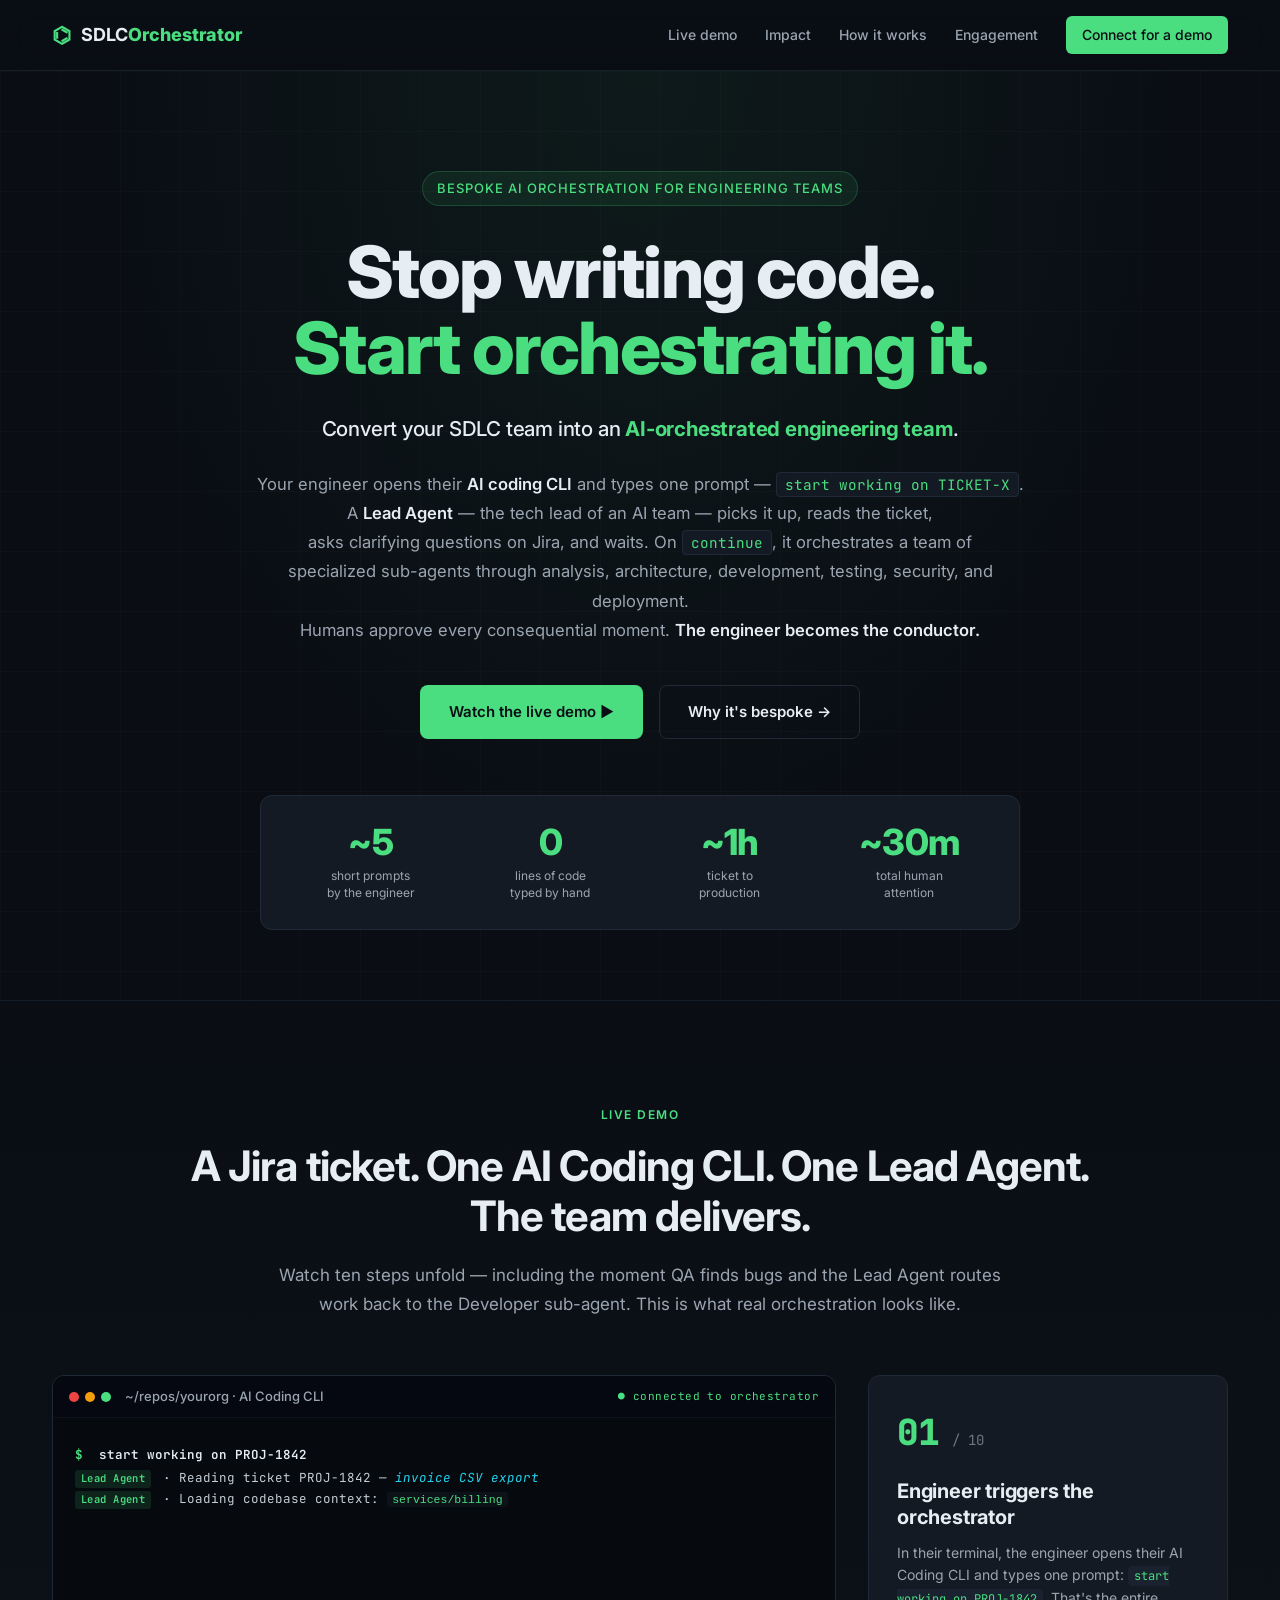
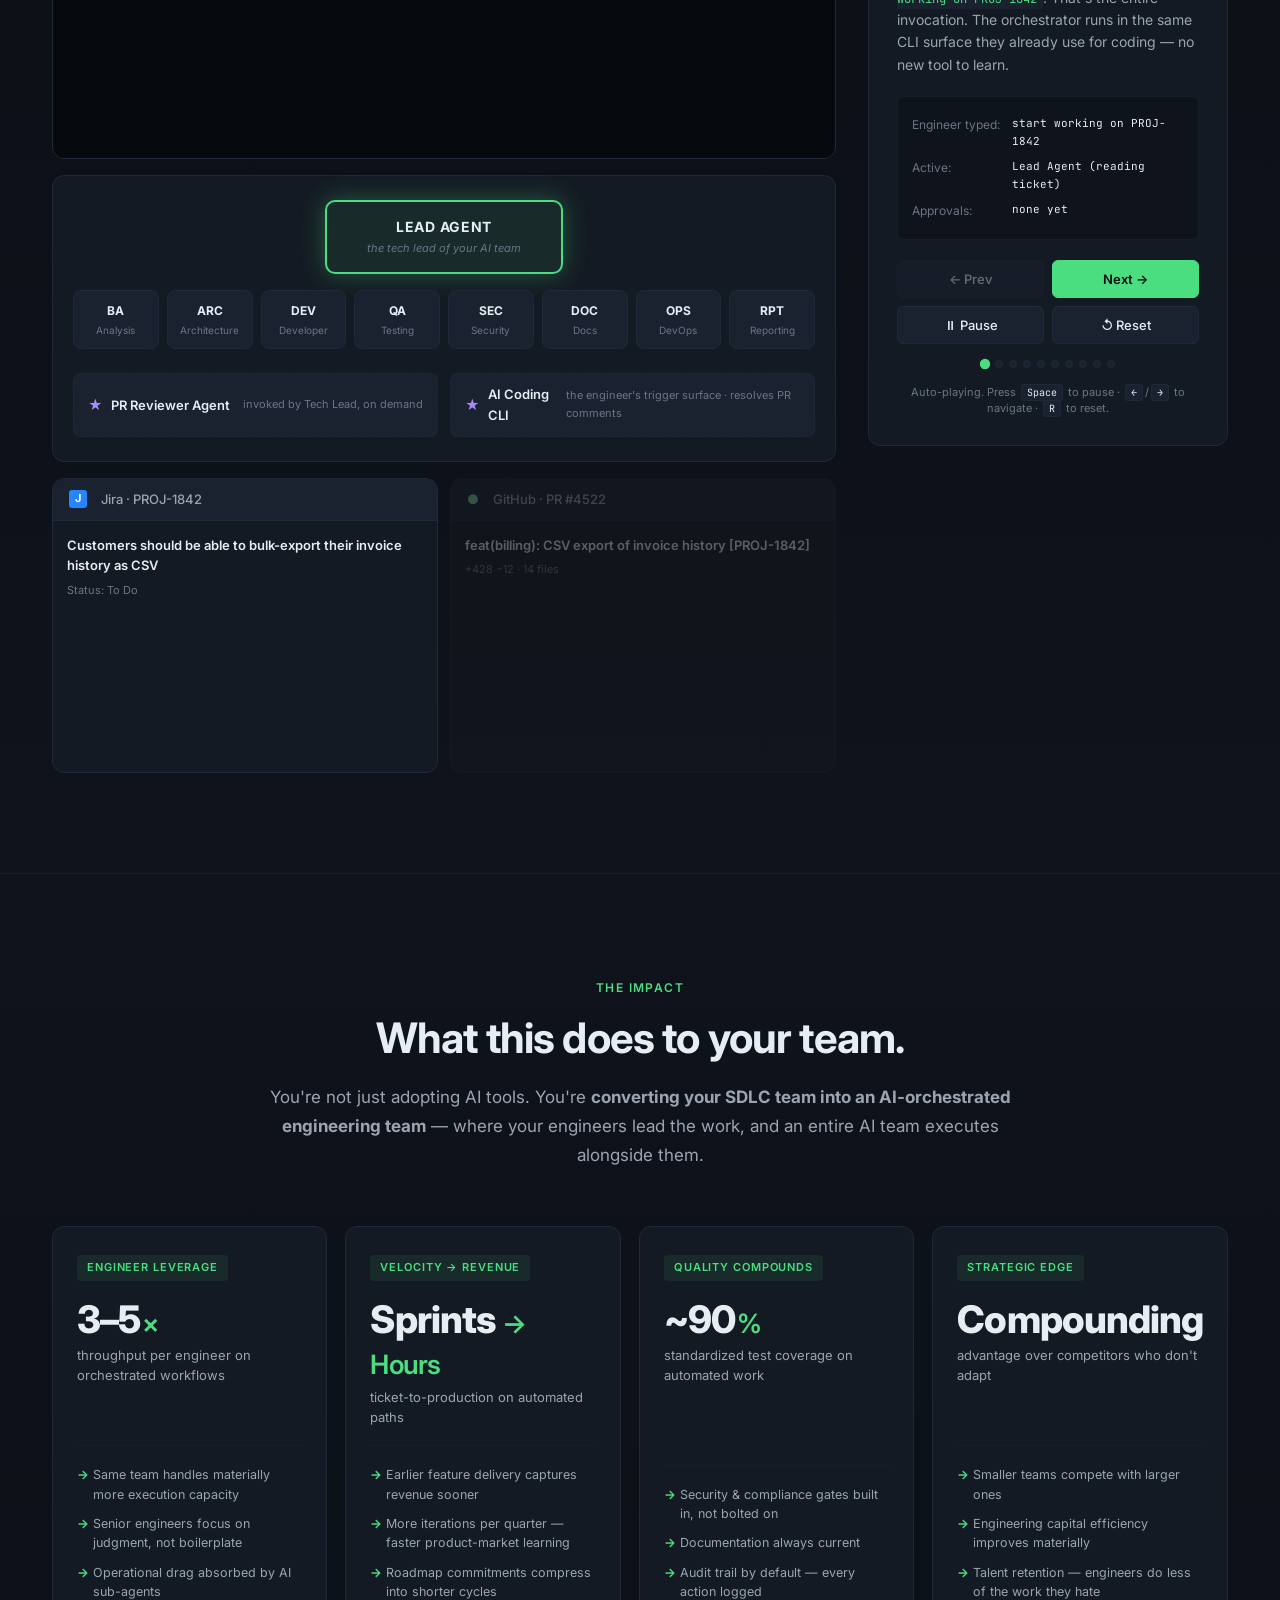
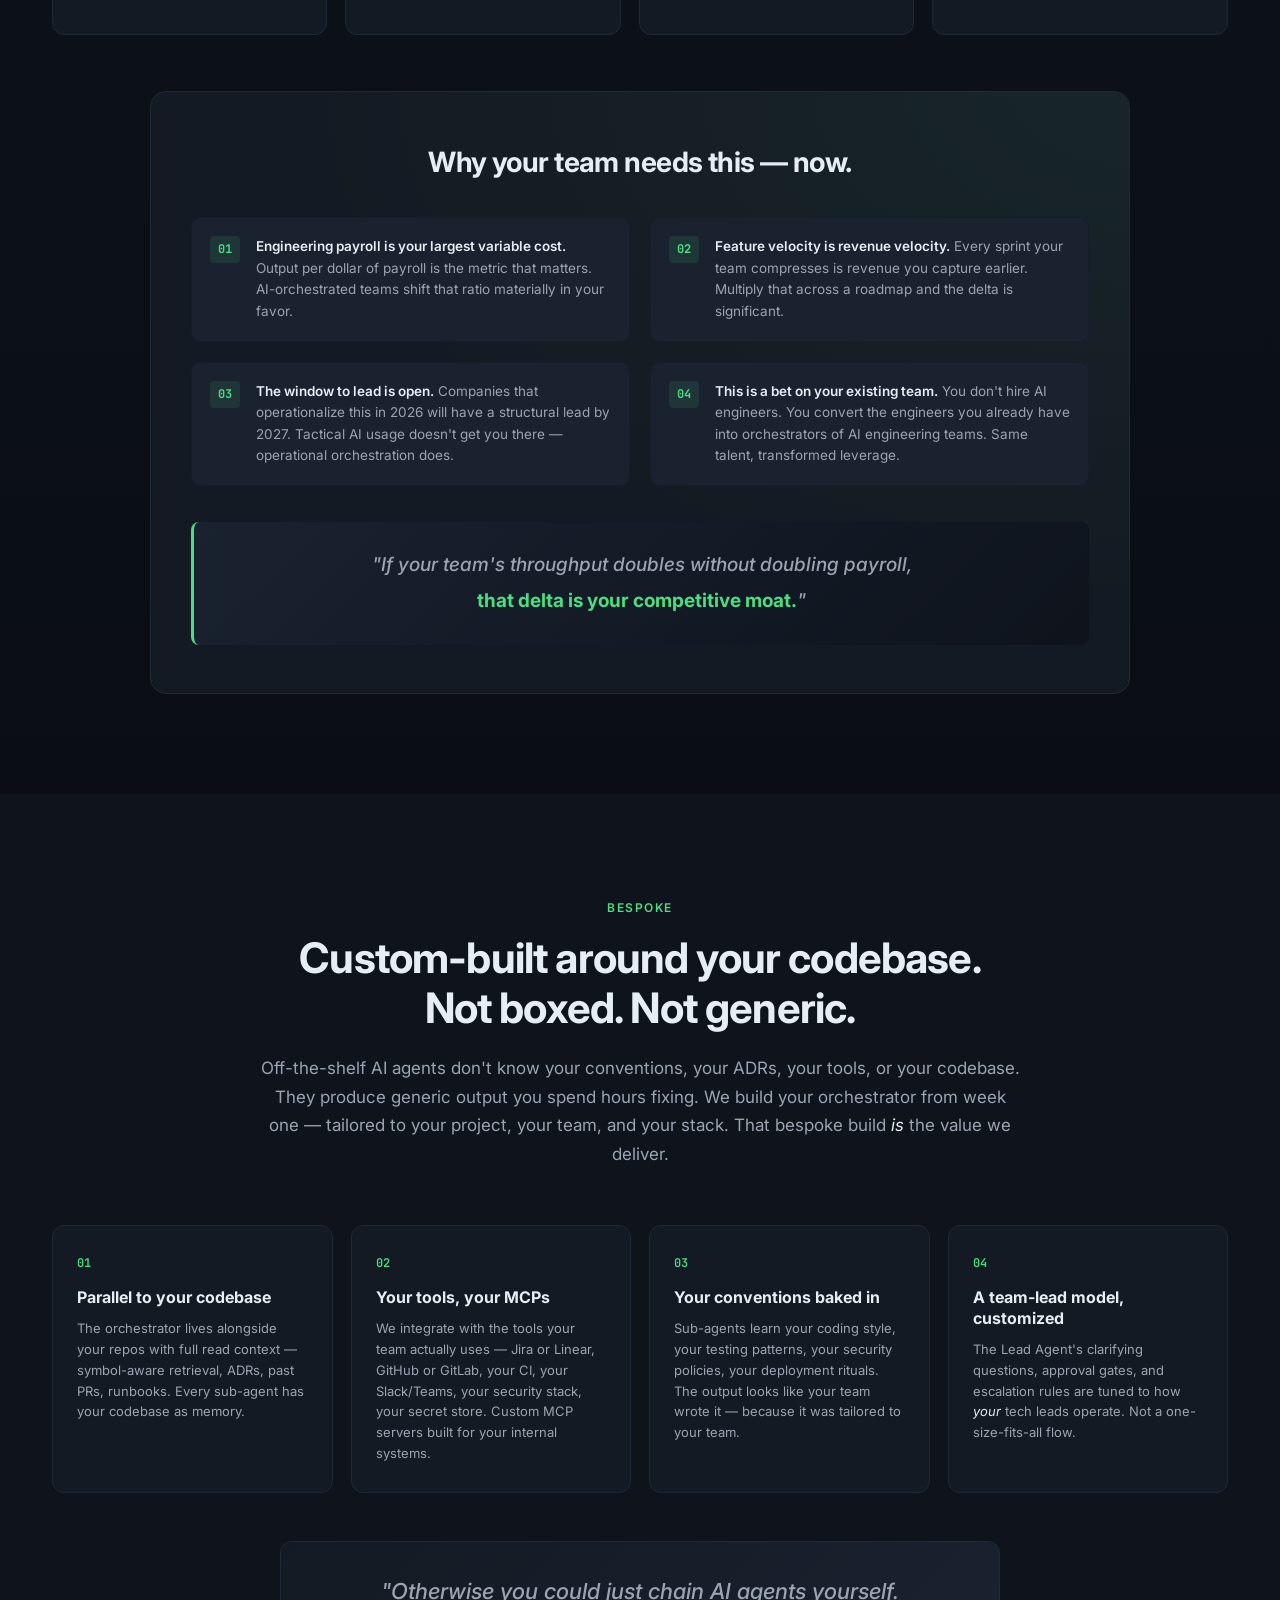
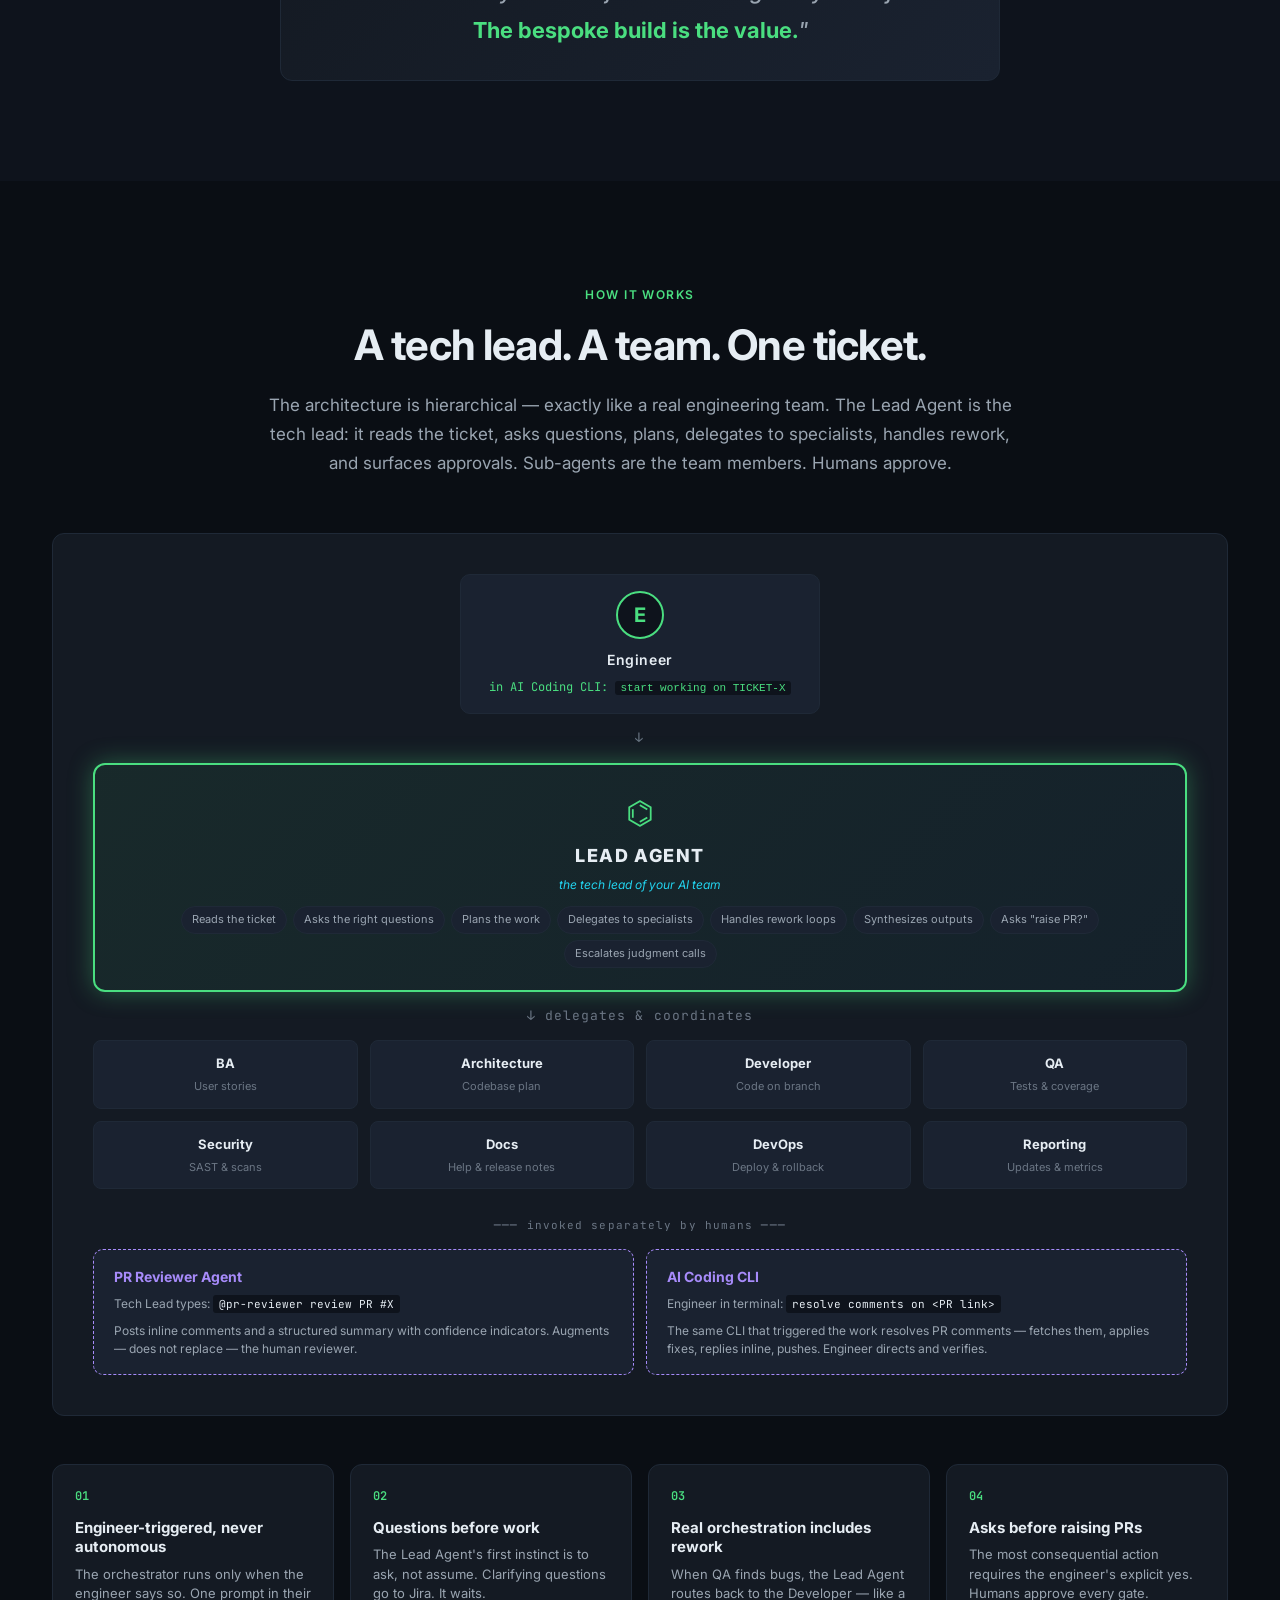
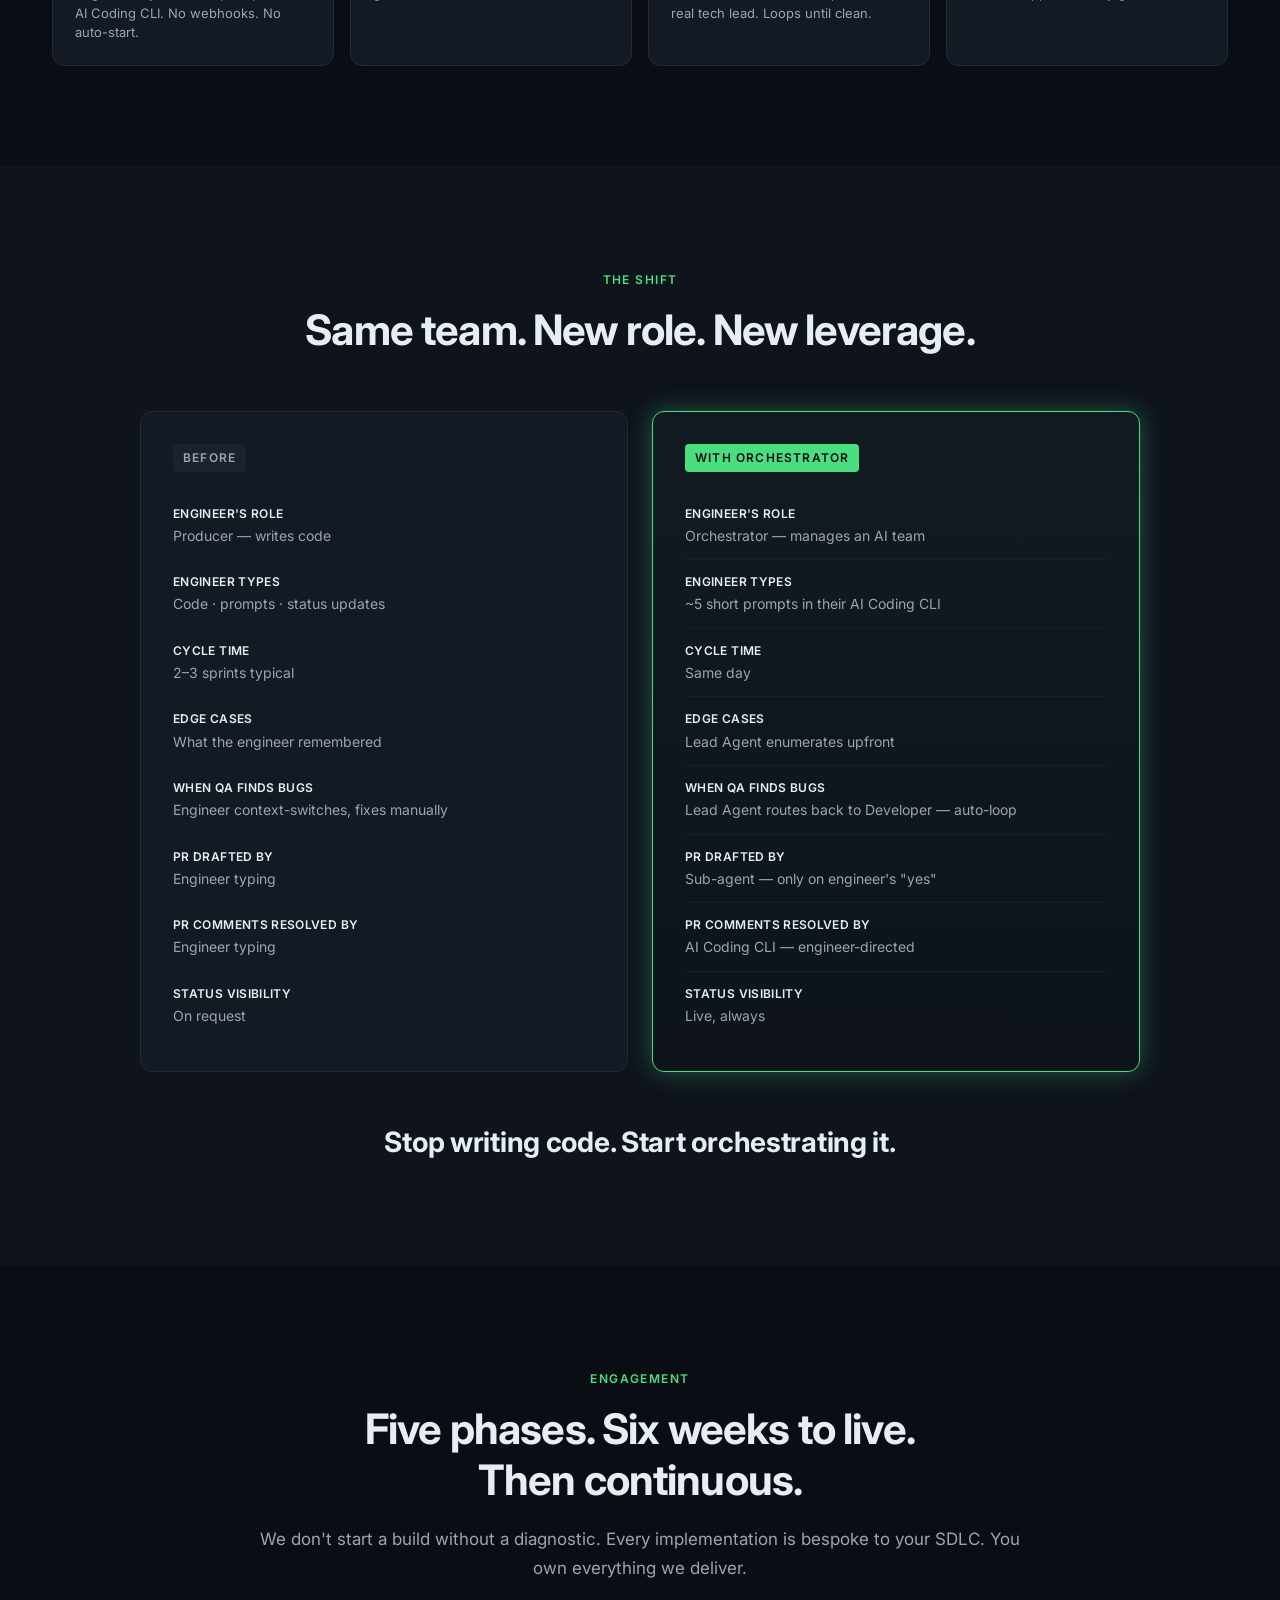
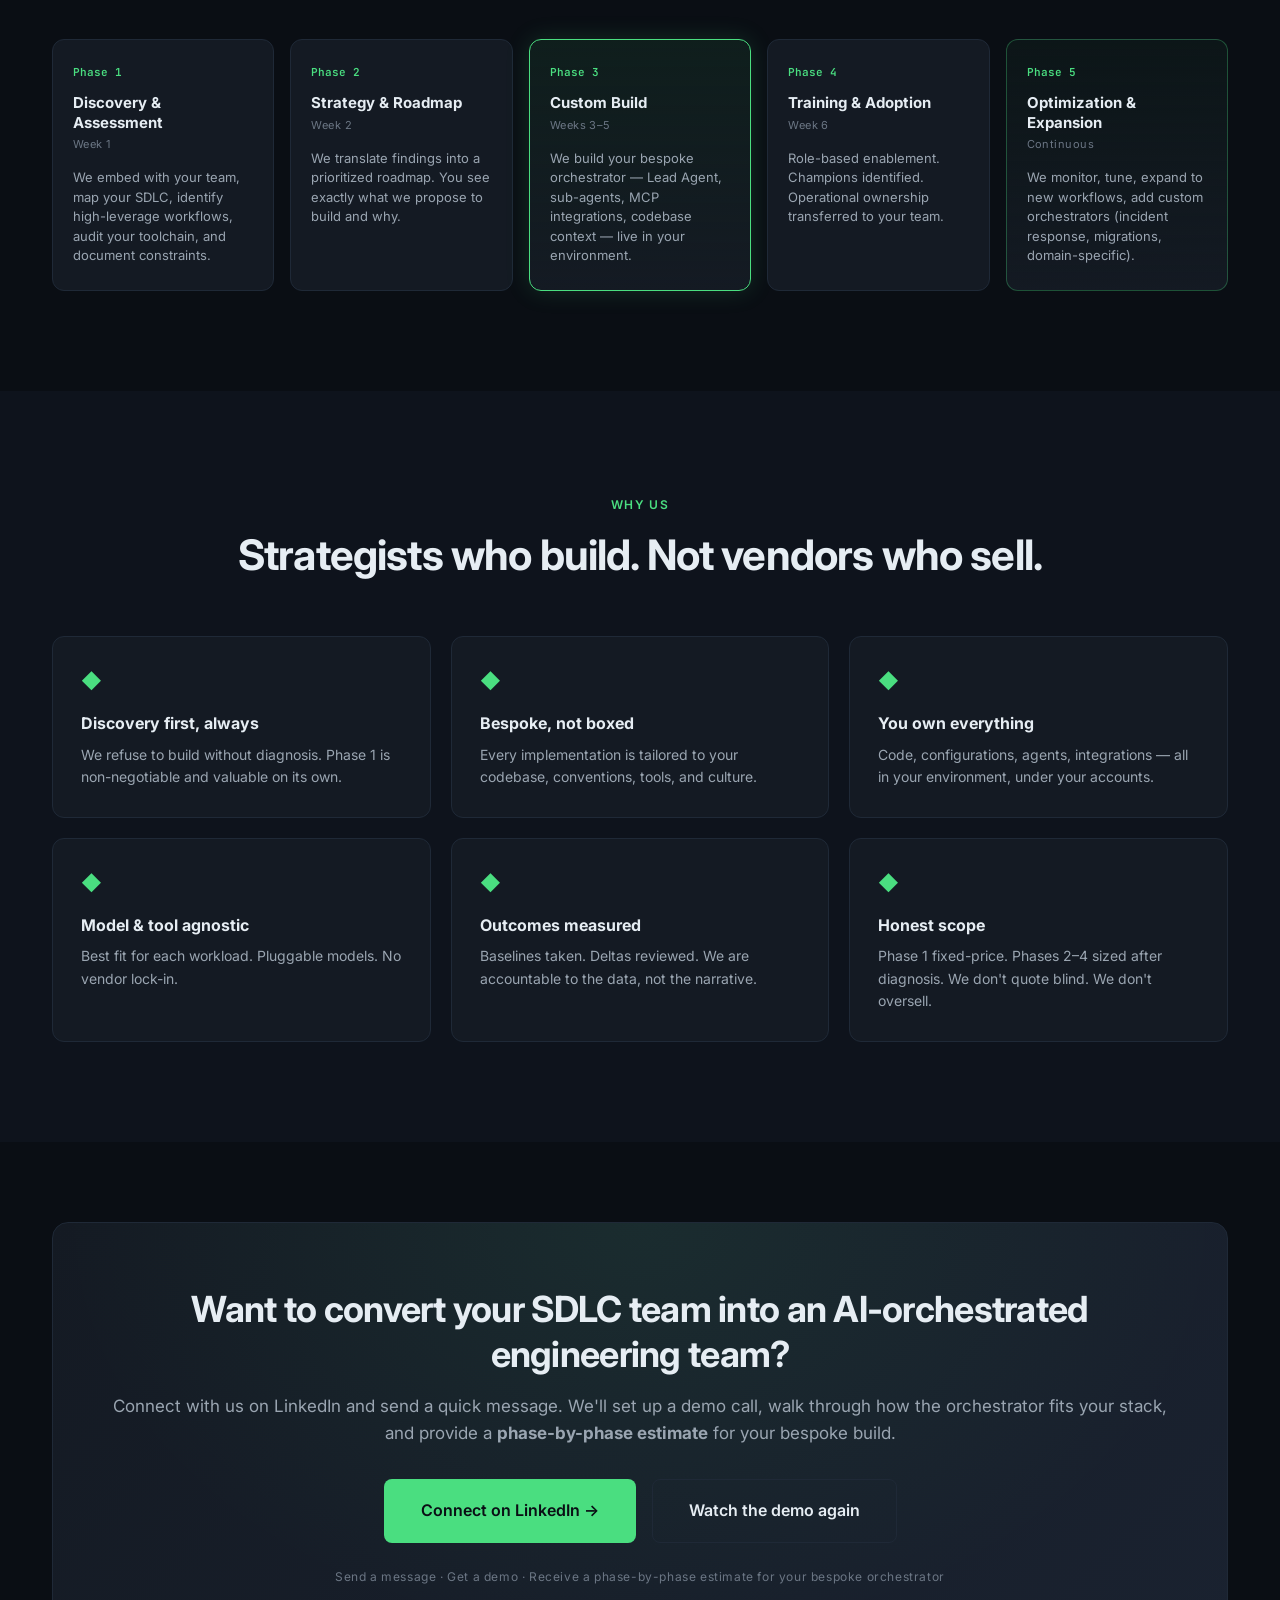
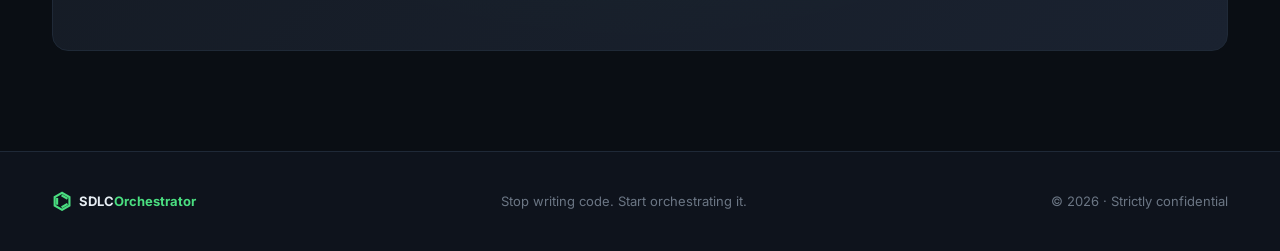
<file: docs/index.html>
<!DOCTYPE html>
<html lang="en">
<head>
  <meta charset="UTF-8" />
  <meta name="viewport" content="width=device-width, initial-scale=1.0" />
  <title>Stop Writing Code. Start Orchestrating It. — Bespoke SDLC Orchestrator</title>
  <meta name="description" content="A bespoke AI engineering team — built around your codebase — triggered through your AI coding CLI. A Lead Agent orchestrates specialized sub-agents. Your engineer becomes the conductor." />
  <link rel="stylesheet" href="styles.css" />
  <link rel="preconnect" href="https://fonts.googleapis.com" />
  <link rel="preconnect" href="https://fonts.gstatic.com" crossorigin />
  <link href="https://fonts.googleapis.com/css2?family=Inter:wght@400;500;600;700;800&family=JetBrains+Mono:wght@400;500&display=swap" rel="stylesheet" />
</head>
<body>

  <!-- NAV -->
  <nav class="nav">
    <div class="nav-inner">
      <a href="#top" class="brand">
        <span class="brand-mark">⌬</span>
        <span class="brand-name">SDLC<em>Orchestrator</em></span>
      </a>
      <div class="nav-links">
        <a href="#demo">Live demo</a>
        <a href="#impact">Impact</a>
        <a href="#how">How it works</a>
        <a href="#phases">Engagement</a>
        <a href="https://www.linkedin.com/in/harshpatel4905/" target="_blank" rel="noopener" class="nav-cta">Connect for a demo</a>
      </div>
    </div>
  </nav>

  <!-- HERO -->
  <section id="top" class="hero">
    <div class="container">
      <div class="hero-eyebrow">Bespoke AI Orchestration for Engineering Teams</div>
      <h1 class="hero-title">
        Stop writing code.<br />
        <span class="accent">Start orchestrating it.</span>
      </h1>
      <p class="hero-tagline">
        Convert your SDLC team into an <strong>AI-orchestrated engineering team</strong>.
      </p>
      <p class="hero-sub">
        Your engineer opens their <strong>AI coding CLI</strong> and types one prompt — <code>start working on TICKET-X</code>.<br />
        A <strong>Lead Agent</strong> — the tech lead of an AI team — picks it up, reads the ticket,<br />
        asks clarifying questions on Jira, and waits. On <code>continue</code>, it orchestrates a team of<br />
        specialized sub-agents through analysis, architecture, development, testing, security, and deployment.<br />
        Humans approve every consequential moment. <strong>The engineer becomes the conductor.</strong>
      </p>
      <div class="hero-cta">
        <a href="#demo" class="btn btn-primary">Watch the live demo ▶</a>
        <a href="#bespoke" class="btn btn-ghost">Why it's bespoke →</a>
      </div>
      <div class="hero-stats">
        <div class="stat">
          <div class="stat-value">~5</div>
          <div class="stat-label">short prompts<br />by the engineer</div>
        </div>
        <div class="stat">
          <div class="stat-value">0</div>
          <div class="stat-label">lines of code<br />typed by hand</div>
        </div>
        <div class="stat">
          <div class="stat-value">~1h</div>
          <div class="stat-label">ticket to<br />production</div>
        </div>
        <div class="stat">
          <div class="stat-value">~30m</div>
          <div class="stat-label">total human<br />attention</div>
        </div>
      </div>
    </div>
  </section>

  <!-- DEMO -->
  <section id="demo" class="section demo-section">
    <div class="container">
      <div class="section-header">
        <div class="section-eyebrow">Live Demo</div>
        <h2 class="section-title">A Jira ticket. One AI Coding CLI. One Lead Agent.<br />The team delivers.</h2>
        <p class="section-sub">
          Watch ten steps unfold — including the moment QA finds bugs and the Lead Agent routes work back to the Developer sub-agent. This is what real orchestration looks like.
        </p>
      </div>

      <!-- DEMO STAGE -->
      <div class="stage">

        <!-- LEFT: STAGE VISUAL -->
        <div class="stage-visual">

          <!-- AI CODING CLI -->
          <div class="surface surface-cli" id="surface-cli">
            <div class="surface-header">
              <span class="dot dot-red"></span>
              <span class="dot dot-yellow"></span>
              <span class="dot dot-green"></span>
              <span class="surface-title">~/repos/yourorg · AI Coding CLI</span>
              <span class="cli-status" id="cli-status">● connected to orchestrator</span>
            </div>
            <div class="surface-body cli-body" id="cli-body">

              <!-- BLOCK 1 — Step 1: engineer triggers -->
              <div class="cli-block" data-block="1">
                <div class="cli-line cli-cmd"><span class="cli-prompt-symbol">$</span> start working on PROJ-1842</div>
                <div class="cli-line cli-lead"><span class="lead-tag">Lead Agent</span> · Reading ticket PROJ-1842 — <em>invoice CSV export</em></div>
                <div class="cli-line cli-lead"><span class="lead-tag">Lead Agent</span> · Loading codebase context: <code>services/billing</code></div>
              </div>

              <!-- BLOCK 2 — Step 2: questions, pause -->
              <div class="cli-block" data-block="2">
                <div class="cli-line cli-lead"><span class="lead-tag">Lead Agent</span> · Reviewing similar past tickets <span class="cli-dim">(12 found)</span></div>
                <div class="cli-line cli-lead"><span class="lead-tag">Lead Agent</span> · 3 items unclear — posted as comments on Jira PROJ-1842</div>
                <div class="cli-line cli-lead cli-emph"><span class="lead-tag">Lead Agent</span> · Pausing. Re-trigger me with <code>continue</code> when ready.</div>
              </div>

              <!-- BLOCK 3 — Step 3: continue + BA -->
              <div class="cli-block" data-block="3">
                <div class="cli-line cli-cmd"><span class="cli-prompt-symbol">$</span> continue on PROJ-1842</div>
                <div class="cli-line cli-lead"><span class="lead-tag">Lead Agent</span> · Acknowledged. Engaging the team.</div>
                <div class="cli-line cli-lead"><span class="lead-tag">Lead Agent</span> · → Business Analysis sub-agent</div>
                <div class="cli-line cli-sub"><span class="ok">✓</span> User stories drafted <span class="cli-dim">(3 stories · 8 acceptance criteria · 4 edge cases)</span></div>
                <div class="cli-line cli-sub"><span class="ok">✓</span> Approved by <code>@product-owner</code></div>
              </div>

              <!-- BLOCK 4 — Step 4: Architecture + Developer -->
              <div class="cli-block" data-block="4">
                <div class="cli-line cli-lead"><span class="lead-tag">Lead Agent</span> · → Architecture sub-agent</div>
                <div class="cli-line cli-sub"><span class="ok">✓</span> Impact: 3 services, 1 frontend module</div>
                <div class="cli-line cli-sub"><span class="ok">✓</span> Plan: streaming + background-job branching per ADR-0142</div>
                <div class="cli-line cli-sub"><span class="ok">✓</span> Approved by <code>@tech-lead</code></div>
                <div class="cli-line cli-lead"><span class="lead-tag">Lead Agent</span> · → Developer sub-agent</div>
                <div class="cli-line cli-sub"><span class="ok">✓</span> Branch: <code>feature/PROJ-1842-invoice-export</code></div>
                <div class="cli-line cli-sub"><span class="ok">✓</span> 14 files modified, 4 added · 6 commits</div>
              </div>

              <!-- BLOCK 5 — Step 5: QA FAILS -->
              <div class="cli-block" data-block="5">
                <div class="cli-line cli-lead"><span class="lead-tag">Lead Agent</span> · → QA sub-agent</div>
                <div class="cli-line cli-error"><span class="err">✗</span> 2 tests failing:</div>
                <div class="cli-line cli-error-detail">    · test_export_date_range_max — 60mo boundary off-by-one</div>
                <div class="cli-line cli-error-detail">    · test_audit_event_emission — event not emitted on background path</div>
                <div class="cli-line cli-lead cli-emph"><span class="lead-tag">Lead Agent</span> · Routing back to Developer sub-agent with QA findings.</div>
              </div>

              <!-- BLOCK 6 — Step 6: Dev fixes, QA re-validates -->
              <div class="cli-block" data-block="6">
                <div class="cli-line cli-lead"><span class="lead-tag">Lead Agent</span> · → Developer <span class="cli-dim">(revising)</span></div>
                <div class="cli-line cli-sub"><span class="ok">✓</span> Patched <code>export.go:84</code> (boundary check)</div>
                <div class="cli-line cli-sub"><span class="ok">✓</span> Patched <code>export.go:142</code> (audit emit in background path)</div>
                <div class="cli-line cli-sub"><span class="ok">✓</span> Committed</div>
                <div class="cli-line cli-lead"><span class="lead-tag">Lead Agent</span> · → QA <span class="cli-dim">(re-validating)</span></div>
                <div class="cli-line cli-sub"><span class="ok">✓</span> 47/47 tests passing · Coverage on new code: 91%</div>
              </div>

              <!-- BLOCK 7 — Step 7: Sec + Doc + ask + raise -->
              <div class="cli-block" data-block="7">
                <div class="cli-line cli-lead"><span class="lead-tag">Lead Agent</span> · → Security sub-agent</div>
                <div class="cli-line cli-sub"><span class="ok">✓</span> SAST clean · ✓ Secrets clean · ✓ Multi-tenant isolation verified</div>
                <div class="cli-line cli-lead"><span class="lead-tag">Lead Agent</span> · → Documentation sub-agent</div>
                <div class="cli-line cli-sub"><span class="ok">✓</span> Help center entry · ✓ Release notes drafted · ✓ OpenAPI annotations valid</div>
                <div class="cli-line cli-lead cli-emph"><span class="lead-tag">Lead Agent</span> · Implementation complete on PROJ-1842.</div>
                <div class="cli-line cli-sub">  ✔ 47 tests · 91% coverage · ✔ security clean · ✔ docs ready</div>
                <div class="cli-line cli-lead cli-prompt-ask"><span class="lead-tag">Lead Agent</span> · Should I raise the PR? <span class="cli-prompt-y">[y/N]</span></div>
                <div class="cli-line cli-cmd"><span class="cli-prompt-symbol">$</span> y</div>
                <div class="cli-line cli-lead"><span class="lead-tag">Lead Agent</span> · → Developer (raising PR)</div>
                <div class="cli-line cli-sub"><span class="ok">✓</span> PR #4522 opened · Reviewers tagged: <code>@tech-lead, @backend-rotation</code></div>
              </div>

              <!-- BLOCK 8 — Step 8: tech lead reviewing -->
              <div class="cli-block" data-block="8">
                <div class="cli-line cli-note">[ <code>@tech-lead</code> invoked PR Reviewer Agent on PR #4522 — see GitHub ]</div>
              </div>

              <!-- BLOCK 9 — Step 9: resolve via CLI -->
              <div class="cli-block" data-block="9">
                <div class="cli-line cli-cmd"><span class="cli-prompt-symbol">$</span> resolve comments on PR #4522</div>
                <div class="cli-line cli-info">Fetching open comments…</div>
                <div class="cli-line cli-info">  Found 4 open comments <span class="cli-dim">(3 from PR Reviewer Agent · 1 from @tech-lead)</span></div>
                <div class="cli-line cli-sub"><span class="ok">✓</span> Comment 1: threshold → <code>BILLING_EXPORT_MAX_ROWS</code> config</div>
                <div class="cli-line cli-sub"><span class="ok">✓</span> Comment 2: error wrapping uses <code>%w</code> consistently</div>
                <div class="cli-line cli-sub"><span class="ok">✓</span> Comment 3: <code>MAX_DAYS</code> → <code>MAX_RANGE_MONTHS</code></div>
                <div class="cli-line cli-sub"><span class="ok">✓</span> Comment 4: rate-limit confirmed via existing job framework</div>
                <div class="cli-line cli-info">Pushing 3 commits to <code>feature/PROJ-1842-invoice-export</code>…</div>
                <div class="cli-line cli-success"><span class="ok">✓</span> Pushed. <code>@tech-lead</code> notified for re-review.</div>
              </div>

              <!-- BLOCK 10 — Step 10: deploy -->
              <div class="cli-block" data-block="10">
                <div class="cli-line cli-lead"><span class="lead-tag">Lead Agent</span> · → DevOps sub-agent</div>
                <div class="cli-line cli-sub"><span class="ok">✓</span> Deploy checklist · ✓ Rollback plan · ✓ Env validation</div>
                <div class="cli-line cli-sub"><span class="ok">✓</span> Awaiting <code>@release-manager</code> approval</div>
                <div class="cli-line cli-lead"><span class="ok">✓</span> <code>@release-manager</code> approved deploy</div>
                <div class="cli-line cli-lead"><span class="lead-tag">Lead Agent</span> · → Deploying to production…</div>
                <div class="cli-line cli-sub"><span class="ok">✓</span> Deploy succeeded · No anomalies in first 30 min</div>
                <div class="cli-line cli-lead"><span class="lead-tag">Lead Agent</span> · → Reporting sub-agent</div>
                <div class="cli-line cli-sub"><span class="ok">✓</span> Jira → Done · ✓ Summary posted · ✓ Metrics registered</div>
                <div class="cli-line cli-final"><span class="ok">✓</span> <strong>PROJ-1842 DELIVERED</strong></div>
                <div class="cli-line cli-final-meta">  Total: ~1h · Human attention: ~30 min · <strong>Code typed: 0</strong></div>
              </div>

            </div>
          </div>

          <!-- AGENT HIERARCHY -->
          <div class="hierarchy" id="hierarchy">
            <div class="lead-node" id="node-lead">
              <div class="node-pulse"></div>
              <div class="node-label">LEAD AGENT</div>
              <div class="node-sub">the tech lead of your AI team</div>
            </div>
            <div class="sub-agents">
              <div class="sub-node" id="node-ba"><span>BA</span><em>Analysis</em></div>
              <div class="sub-node" id="node-arc"><span>ARC</span><em>Architecture</em></div>
              <div class="sub-node" id="node-dev"><span>DEV</span><em>Developer</em></div>
              <div class="sub-node" id="node-qa"><span>QA</span><em>Testing</em></div>
              <div class="sub-node" id="node-sec"><span>SEC</span><em>Security</em></div>
              <div class="sub-node" id="node-doc"><span>DOC</span><em>Docs</em></div>
              <div class="sub-node" id="node-ops"><span>OPS</span><em>DevOps</em></div>
              <div class="sub-node" id="node-rpt"><span>RPT</span><em>Reporting</em></div>
            </div>
            <div class="external-agents">
              <div class="ext-node" id="node-prr">
                <span class="ext-badge">★</span>
                <span class="ext-label">PR Reviewer Agent</span>
                <span class="ext-sub">invoked by Tech Lead, on demand</span>
              </div>
              <div class="ext-node" id="node-cli">
                <span class="ext-badge">★</span>
                <span class="ext-label">AI Coding CLI</span>
                <span class="ext-sub">the engineer's trigger surface · resolves PR comments</span>
              </div>
            </div>
          </div>

          <!-- JIRA + GITHUB -->
          <div class="surfaces-row">

            <div class="surface surface-jira" id="surface-jira">
              <div class="surface-header">
                <span class="jira-badge">J</span>
                <span class="surface-title">Jira · PROJ-1842</span>
              </div>
              <div class="surface-body">
                <div class="jira-title">Customers should be able to bulk-export their invoice history as CSV</div>
                <div class="jira-status" id="jira-status">Status: To Do</div>
                <div class="jira-comments">
                  <div class="jira-comment" data-msg="jira-lead-q">
                    <div class="jc-author">Lead Agent <span class="jc-badge">AI</span></div>
                    <div class="jc-body">Before I orchestrate work, three things need clarification:<br/>1. Date range — hard limit or default?<br/>2. Refunds &amp; credit notes — included?<br/>3. Audit logging required for bulk exports?</div>
                  </div>
                  <div class="jira-comment" data-msg="jira-pm-a">
                    <div class="jc-author">@product-manager</div>
                    <div class="jc-body">(1) Default 24mo, allow up to 60mo. (2) Include credit notes, not refunds. (3) Yes — audit per pattern.</div>
                  </div>
                  <div class="jira-comment" data-msg="jira-ba">
                    <div class="jc-author">Lead Agent <span class="jc-badge">AI</span></div>
                    <div class="jc-body">✓ BA complete · stories &amp; acceptance criteria attached · approved by <code>@product-owner</code></div>
                  </div>
                  <div class="jira-comment" data-msg="jira-arc">
                    <div class="jc-author">Lead Agent <span class="jc-badge">AI</span></div>
                    <div class="jc-body">✓ Architecture plan approved by <code>@tech-lead</code> · implementation underway</div>
                  </div>
                  <div class="jira-comment" data-msg="jira-bug">
                    <div class="jc-author">Lead Agent <span class="jc-badge">AI</span></div>
                    <div class="jc-body">QA found 2 issues — routing back to Developer Agent. Will update when re-validated.</div>
                  </div>
                  <div class="jira-comment" data-msg="jira-done">
                    <div class="jc-author">Lead Agent <span class="jc-badge">AI</span></div>
                    <div class="jc-body">✓ Implementation complete · all green · PR raised on engineer's approval</div>
                  </div>
                </div>
              </div>
            </div>

            <div class="surface surface-github" id="surface-github">
              <div class="surface-header">
                <span class="gh-badge">●</span>
                <span class="surface-title">GitHub · PR #4522</span>
              </div>
              <div class="surface-body">
                <div class="gh-title">feat(billing): CSV export of invoice history [PROJ-1842]</div>
                <div class="gh-meta">+428 −12 · 14 files</div>
                <div class="gh-comments">
                  <div class="gh-comment" data-msg="gh-prr">
                    <div class="gc-author">PR Reviewer Agent <span class="gc-badge">AI</span></div>
                    <div class="gc-body">3 actionable items:<br/>• <code>export.go:84</code> — hardcoded threshold → config<br/>• <code>export.go:127</code> — use <code>%w</code> for error wrapping<br/>• <code>Modal.tsx:42</code> — rename <code>MAX_DAYS</code> → <code>MAX_RANGE_MONTHS</code></div>
                  </div>
                  <div class="gh-comment" data-msg="gh-tl">
                    <div class="gc-author">@tech-lead</div>
                    <div class="gc-body">Confirm rate-limit on streaming path is handled by job framework.</div>
                  </div>
                  <div class="gh-comment" data-msg="gh-pushed">
                    <div class="gc-author">@engineer <span class="gc-badge">resolved via CLI</span></div>
                    <div class="gc-body">All 4 comments addressed. Pushed 3 commits.</div>
                  </div>
                  <div class="gh-comment" data-msg="gh-approved">
                    <div class="gc-author">@tech-lead</div>
                    <div class="gc-body">✅ Approved. Ready to merge.</div>
                  </div>
                </div>
              </div>
            </div>

          </div>

          <!-- DEPLOY BANNER -->
          <div class="deploy-banner" id="deploy-banner">
            <span class="db-icon">🚀</span>
            <div>
              <div class="db-title">PROJ-1842 DEPLOYED TO PRODUCTION</div>
              <div class="db-sub">~1 hour · 5 prompts · 0 lines of code typed by the engineer</div>
            </div>
          </div>

        </div>

        <!-- RIGHT: STEP CONTROLLER -->
        <aside class="stage-control">
          <div class="step-indicator">
            <span id="step-num">01</span>
            <span class="step-total">/ 10</span>
          </div>
          <h3 class="step-title" id="step-title">Engineer triggers the orchestrator</h3>
          <p class="step-desc" id="step-desc">In their terminal, the engineer opens their AI Coding CLI and types one prompt: <code>start working on PROJ-1842</code>. That's the entire invocation. The orchestrator runs in the same CLI surface they already use for coding — no new tool to learn.</p>
          <div class="step-meta">
            <div class="meta-row"><span class="meta-k">Engineer typed:</span><span class="meta-v" id="meta-typed">start working on PROJ-1842</span></div>
            <div class="meta-row"><span class="meta-k">Active:</span><span class="meta-v" id="meta-agent">Lead Agent (reading ticket)</span></div>
            <div class="meta-row"><span class="meta-k">Approvals:</span><span class="meta-v" id="meta-approval">none yet</span></div>
          </div>
          <div class="step-controls">
            <button class="ctrl-btn" id="btn-prev">← Prev</button>
            <button class="ctrl-btn ctrl-primary" id="btn-next">Next →</button>
            <button class="ctrl-btn" id="btn-play">⏸ Pause</button>
            <button class="ctrl-btn" id="btn-reset">↺ Reset</button>
          </div>
          <div class="step-dots" id="step-dots">
            <span class="dot-step active" data-step="1"></span>
            <span class="dot-step" data-step="2"></span>
            <span class="dot-step" data-step="3"></span>
            <span class="dot-step" data-step="4"></span>
            <span class="dot-step" data-step="5"></span>
            <span class="dot-step" data-step="6"></span>
            <span class="dot-step" data-step="7"></span>
            <span class="dot-step" data-step="8"></span>
            <span class="dot-step" data-step="9"></span>
            <span class="dot-step" data-step="10"></span>
          </div>
          <div class="step-hint">Auto-playing. Press <kbd>Space</kbd> to pause · <kbd>←</kbd>/<kbd>→</kbd> to navigate · <kbd>R</kbd> to reset.</div>
        </aside>

      </div>
    </div>
  </section>

  <!-- IMPACT -->
  <section id="impact" class="section impact-section">
    <div class="container">
      <div class="section-header">
        <div class="section-eyebrow">The Impact</div>
        <h2 class="section-title">What this does to your team.</h2>
        <p class="section-sub">
          You're not just adopting AI tools. You're <strong>converting your SDLC team into an AI-orchestrated engineering team</strong> — where your engineers lead the work, and an entire AI team executes alongside them.
        </p>
      </div>

      <div class="impact-grid">

        <div class="impact-card">
          <div class="impact-tag">Engineer Leverage</div>
          <div class="impact-stat">3–5<span class="impact-stat-unit">×</span></div>
          <div class="impact-label">throughput per engineer on orchestrated workflows</div>
          <ul class="impact-list">
            <li>Same team handles materially more execution capacity</li>
            <li>Senior engineers focus on judgment, not boilerplate</li>
            <li>Operational drag absorbed by AI sub-agents</li>
          </ul>
        </div>

        <div class="impact-card">
          <div class="impact-tag">Velocity → Revenue</div>
          <div class="impact-stat">Sprints<span class="impact-stat-unit"> → Hours</span></div>
          <div class="impact-label">ticket-to-production on automated paths</div>
          <ul class="impact-list">
            <li>Earlier feature delivery captures revenue sooner</li>
            <li>More iterations per quarter — faster product-market learning</li>
            <li>Roadmap commitments compress into shorter cycles</li>
          </ul>
        </div>

        <div class="impact-card">
          <div class="impact-tag">Quality Compounds</div>
          <div class="impact-stat">~90<span class="impact-stat-unit">%</span></div>
          <div class="impact-label">standardized test coverage on automated work</div>
          <ul class="impact-list">
            <li>Security &amp; compliance gates built in, not bolted on</li>
            <li>Documentation always current</li>
            <li>Audit trail by default — every action logged</li>
          </ul>
        </div>

        <div class="impact-card">
          <div class="impact-tag">Strategic Edge</div>
          <div class="impact-stat">Compounding</div>
          <div class="impact-label">advantage over competitors who don't adapt</div>
          <ul class="impact-list">
            <li>Smaller teams compete with larger ones</li>
            <li>Engineering capital efficiency improves materially</li>
            <li>Talent retention — engineers do less of the work they hate</li>
          </ul>
        </div>

      </div>

      <!-- SALES / URGENCY -->
      <div class="impact-pitch">
        <div class="pitch-heading">Why your team needs this — now.</div>
        <div class="pitch-points">
          <div class="pitch-point">
            <div class="pitch-num">01</div>
            <div class="pitch-body"><strong>Engineering payroll is your largest variable cost.</strong> Output per dollar of payroll is the metric that matters. AI-orchestrated teams shift that ratio materially in your favor.</div>
          </div>
          <div class="pitch-point">
            <div class="pitch-num">02</div>
            <div class="pitch-body"><strong>Feature velocity is revenue velocity.</strong> Every sprint your team compresses is revenue you capture earlier. Multiply that across a roadmap and the delta is significant.</div>
          </div>
          <div class="pitch-point">
            <div class="pitch-num">03</div>
            <div class="pitch-body"><strong>The window to lead is open.</strong> Companies that operationalize this in 2026 will have a structural lead by 2027. Tactical AI usage doesn't get you there — operational orchestration does.</div>
          </div>
          <div class="pitch-point">
            <div class="pitch-num">04</div>
            <div class="pitch-body"><strong>This is a bet on your existing team.</strong> You don't hire AI engineers. You convert the engineers you already have into orchestrators of AI engineering teams. Same talent, transformed leverage.</div>
          </div>
        </div>

        <div class="pitch-quote">
          "If your team's throughput doubles without doubling payroll,<br/>
          <span class="pitch-quote-emph">that delta is your competitive moat.</span>"
        </div>
      </div>
    </div>
  </section>

  <!-- BESPOKE / CUSTOM-BUILD -->
  <section id="bespoke" class="section bespoke-section">
    <div class="container">
      <div class="section-header">
        <div class="section-eyebrow">Bespoke</div>
        <h2 class="section-title">Custom-built around your codebase.<br />Not boxed. Not generic.</h2>
        <p class="section-sub">
          Off-the-shelf AI agents don't know your conventions, your ADRs, your tools, or your codebase. They produce generic output you spend hours fixing.
          We build your orchestrator from week one — tailored to your project, your team, and your stack. That bespoke build <em>is</em> the value we deliver.
        </p>
      </div>

      <div class="bespoke-grid">
        <div class="bespoke-card">
          <div class="bespoke-num">01</div>
          <h3>Parallel to your codebase</h3>
          <p>The orchestrator lives alongside your repos with full read context — symbol-aware retrieval, ADRs, past PRs, runbooks. Every sub-agent has your codebase as memory.</p>
        </div>
        <div class="bespoke-card">
          <div class="bespoke-num">02</div>
          <h3>Your tools, your MCPs</h3>
          <p>We integrate with the tools your team actually uses — Jira or Linear, GitHub or GitLab, your CI, your Slack/Teams, your security stack, your secret store. Custom MCP servers built for your internal systems.</p>
        </div>
        <div class="bespoke-card">
          <div class="bespoke-num">03</div>
          <h3>Your conventions baked in</h3>
          <p>Sub-agents learn your coding style, your testing patterns, your security policies, your deployment rituals. The output looks like your team wrote it — because it was tailored to your team.</p>
        </div>
        <div class="bespoke-card">
          <div class="bespoke-num">04</div>
          <h3>A team-lead model, customized</h3>
          <p>The Lead Agent's clarifying questions, approval gates, and escalation rules are tuned to how <em>your</em> tech leads operate. Not a one-size-fits-all flow.</p>
        </div>
      </div>

      <div class="bespoke-callout">
        <div class="callout-quote">
          "Otherwise you could just chain AI agents yourself.<br/>
          <span class="callout-emph">The bespoke build is the value.</span>"
        </div>
      </div>
    </div>
  </section>

  <!-- HOW IT WORKS -->
  <section id="how" class="section how-section">
    <div class="container">
      <div class="section-header">
        <div class="section-eyebrow">How it works</div>
        <h2 class="section-title">A tech lead. A team. One ticket.</h2>
        <p class="section-sub">
          The architecture is hierarchical — exactly like a real engineering team. The Lead Agent is the tech lead: it reads the ticket, asks questions, plans, delegates to specialists, handles rework, and surfaces approvals. Sub-agents are the team members. Humans approve.
        </p>
      </div>

      <div class="how-diagram">
        <div class="how-row how-row-engineer">
          <div class="how-actor how-engineer">
            <div class="actor-glyph">E</div>
            <div class="actor-label">Engineer</div>
            <div class="actor-action">in AI Coding CLI: <code>start working on TICKET-X</code></div>
          </div>
        </div>

        <div class="how-arrow">↓</div>

        <div class="how-row">
          <div class="how-lead">
            <div class="lead-glyph">⌬</div>
            <div class="lead-title">LEAD AGENT</div>
            <div class="lead-tagline">the tech lead of your AI team</div>
            <div class="lead-roles">
              <span>Reads the ticket</span><span>Asks the right questions</span><span>Plans the work</span>
              <span>Delegates to specialists</span><span>Handles rework loops</span><span>Synthesizes outputs</span>
              <span>Asks "raise PR?"</span><span>Escalates judgment calls</span>
            </div>
          </div>
        </div>

        <div class="how-arrow">↓ delegates &amp; coordinates</div>

        <div class="how-row how-row-subs">
          <div class="how-sub"><span>BA</span><em>User stories</em></div>
          <div class="how-sub"><span>Architecture</span><em>Codebase plan</em></div>
          <div class="how-sub"><span>Developer</span><em>Code on branch</em></div>
          <div class="how-sub"><span>QA</span><em>Tests &amp; coverage</em></div>
          <div class="how-sub"><span>Security</span><em>SAST &amp; scans</em></div>
          <div class="how-sub"><span>Docs</span><em>Help &amp; release notes</em></div>
          <div class="how-sub"><span>DevOps</span><em>Deploy &amp; rollback</em></div>
          <div class="how-sub"><span>Reporting</span><em>Updates &amp; metrics</em></div>
        </div>

        <div class="how-separator">─── invoked separately by humans ───</div>

        <div class="how-row how-row-helpers">
          <div class="how-helper">
            <div class="helper-title">PR Reviewer Agent</div>
            <div class="helper-trigger">Tech Lead types: <code>@pr-reviewer review PR #X</code></div>
            <div class="helper-desc">Posts inline comments and a structured summary with confidence indicators. Augments — does not replace — the human reviewer.</div>
          </div>
          <div class="how-helper">
            <div class="helper-title">AI Coding CLI</div>
            <div class="helper-trigger">Engineer in terminal: <code>resolve comments on &lt;PR link&gt;</code></div>
            <div class="helper-desc">The same CLI that triggered the work resolves PR comments — fetches them, applies fixes, replies inline, pushes. Engineer directs and verifies.</div>
          </div>
        </div>
      </div>

      <div class="principles">
        <div class="principle">
          <div class="p-num">01</div>
          <div class="p-title">Engineer-triggered, never autonomous</div>
          <div class="p-desc">The orchestrator runs only when the engineer says so. One prompt in their AI Coding CLI. No webhooks. No auto-start.</div>
        </div>
        <div class="principle">
          <div class="p-num">02</div>
          <div class="p-title">Questions before work</div>
          <div class="p-desc">The Lead Agent's first instinct is to ask, not assume. Clarifying questions go to Jira. It waits.</div>
        </div>
        <div class="principle">
          <div class="p-num">03</div>
          <div class="p-title">Real orchestration includes rework</div>
          <div class="p-desc">When QA finds bugs, the Lead Agent routes back to the Developer — like a real tech lead. Loops until clean.</div>
        </div>
        <div class="principle">
          <div class="p-num">04</div>
          <div class="p-title">Asks before raising PRs</div>
          <div class="p-desc">The most consequential action requires the engineer's explicit yes. Humans approve every gate.</div>
        </div>
      </div>
    </div>
  </section>

  <!-- BEFORE / AFTER -->
  <section class="section compare-section">
    <div class="container">
      <div class="section-header">
        <div class="section-eyebrow">The Shift</div>
        <h2 class="section-title">Same team. New role. New leverage.</h2>
      </div>
      <div class="compare-grid">
        <div class="compare-col compare-before">
          <div class="compare-tag">Before</div>
          <ul>
            <li><strong>Engineer's role</strong>Producer — writes code</li>
            <li><strong>Engineer types</strong>Code · prompts · status updates</li>
            <li><strong>Cycle time</strong>2–3 sprints typical</li>
            <li><strong>Edge cases</strong>What the engineer remembered</li>
            <li><strong>When QA finds bugs</strong>Engineer context-switches, fixes manually</li>
            <li><strong>PR drafted by</strong>Engineer typing</li>
            <li><strong>PR comments resolved by</strong>Engineer typing</li>
            <li><strong>Status visibility</strong>On request</li>
          </ul>
        </div>
        <div class="compare-col compare-after">
          <div class="compare-tag compare-tag-after">With Orchestrator</div>
          <ul>
            <li><strong>Engineer's role</strong>Orchestrator — manages an AI team</li>
            <li><strong>Engineer types</strong>~5 short prompts in their AI Coding CLI</li>
            <li><strong>Cycle time</strong>Same day</li>
            <li><strong>Edge cases</strong>Lead Agent enumerates upfront</li>
            <li><strong>When QA finds bugs</strong>Lead Agent routes back to Developer — auto-loop</li>
            <li><strong>PR drafted by</strong>Sub-agent — only on engineer's "yes"</li>
            <li><strong>PR comments resolved by</strong>AI Coding CLI — engineer-directed</li>
            <li><strong>Status visibility</strong>Live, always</li>
          </ul>
        </div>
      </div>
      <div class="compare-tagline">
        Stop writing code. Start orchestrating it.
      </div>
    </div>
  </section>

  <!-- PHASES -->
  <section id="phases" class="section phases-section">
    <div class="container">
      <div class="section-header">
        <div class="section-eyebrow">Engagement</div>
        <h2 class="section-title">Five phases. Six weeks to live.<br />Then continuous.</h2>
        <p class="section-sub">We don't start a build without a diagnostic. Every implementation is bespoke to your SDLC. You own everything we deliver.</p>
      </div>
      <div class="phases-grid">
        <div class="phase-card">
          <div class="phase-num">Phase 1</div>
          <div class="phase-title">Discovery &amp; Assessment</div>
          <div class="phase-week">Week 1</div>
          <p>We embed with your team, map your SDLC, identify high-leverage workflows, audit your toolchain, and document constraints.</p>
        </div>
        <div class="phase-card">
          <div class="phase-num">Phase 2</div>
          <div class="phase-title">Strategy &amp; Roadmap</div>
          <div class="phase-week">Week 2</div>
          <p>We translate findings into a prioritized roadmap. You see exactly what we propose to build and why.</p>
        </div>
        <div class="phase-card phase-card-highlight">
          <div class="phase-num">Phase 3</div>
          <div class="phase-title">Custom Build</div>
          <div class="phase-week">Weeks 3–5</div>
          <p>We build your bespoke orchestrator — Lead Agent, sub-agents, MCP integrations, codebase context — live in your environment.</p>
        </div>
        <div class="phase-card">
          <div class="phase-num">Phase 4</div>
          <div class="phase-title">Training &amp; Adoption</div>
          <div class="phase-week">Week 6</div>
          <p>Role-based enablement. Champions identified. Operational ownership transferred to your team.</p>
        </div>
        <div class="phase-card phase-card-ongoing">
          <div class="phase-num">Phase 5</div>
          <div class="phase-title">Optimization &amp; Expansion</div>
          <div class="phase-week">Continuous</div>
          <p>We monitor, tune, expand to new workflows, add custom orchestrators (incident response, migrations, domain-specific).</p>
        </div>
      </div>
    </div>
  </section>

  <!-- WHY US -->
  <section id="why" class="section why-section">
    <div class="container">
      <div class="section-header">
        <div class="section-eyebrow">Why us</div>
        <h2 class="section-title">Strategists who build. Not vendors who sell.</h2>
      </div>
      <div class="why-grid">
        <div class="why-card">
          <div class="why-icon">◆</div>
          <h3>Discovery first, always</h3>
          <p>We refuse to build without diagnosis. Phase 1 is non-negotiable and valuable on its own.</p>
        </div>
        <div class="why-card">
          <div class="why-icon">◆</div>
          <h3>Bespoke, not boxed</h3>
          <p>Every implementation is tailored to your codebase, conventions, tools, and culture.</p>
        </div>
        <div class="why-card">
          <div class="why-icon">◆</div>
          <h3>You own everything</h3>
          <p>Code, configurations, agents, integrations — all in your environment, under your accounts.</p>
        </div>
        <div class="why-card">
          <div class="why-icon">◆</div>
          <h3>Model &amp; tool agnostic</h3>
          <p>Best fit for each workload. Pluggable models. No vendor lock-in.</p>
        </div>
        <div class="why-card">
          <div class="why-icon">◆</div>
          <h3>Outcomes measured</h3>
          <p>Baselines taken. Deltas reviewed. We are accountable to the data, not the narrative.</p>
        </div>
        <div class="why-card">
          <div class="why-icon">◆</div>
          <h3>Honest scope</h3>
          <p>Phase 1 fixed-price. Phases 2–4 sized after diagnosis. We don't quote blind. We don't oversell.</p>
        </div>
      </div>
    </div>
  </section>

  <!-- CONTACT / CTA -->
  <section id="contact" class="section cta-section">
    <div class="container">
      <div class="cta-card">
        <h2 class="cta-title">Want to convert your SDLC team into an AI-orchestrated engineering team?</h2>
        <p class="cta-sub">Connect with us on LinkedIn and send a quick message. We'll set up a demo call, walk through how the orchestrator fits your stack, and provide a <strong>phase-by-phase estimate</strong> for your bespoke build.</p>
        <div class="cta-actions">
          <a href="https://www.linkedin.com/in/harshpatel4905/" target="_blank" rel="noopener" class="btn btn-primary btn-lg">Connect on LinkedIn →</a>
          <a href="#demo" class="btn btn-ghost btn-lg">Watch the demo again</a>
        </div>
        <div class="cta-foot">Send a message · Get a demo · Receive a phase-by-phase estimate for your bespoke orchestrator</div>
      </div>
    </div>
  </section>

  <footer class="footer">
    <div class="container footer-inner">
      <div class="footer-brand">
        <span class="brand-mark">⌬</span>
        <span>SDLC<em>Orchestrator</em></span>
      </div>
      <div class="footer-tag">Stop writing code. Start orchestrating it.</div>
      <div class="footer-meta">© 2026 · Strictly confidential</div>
    </div>
  </footer>

  <script src="script.js"></script>
</body>
</html>
</file>
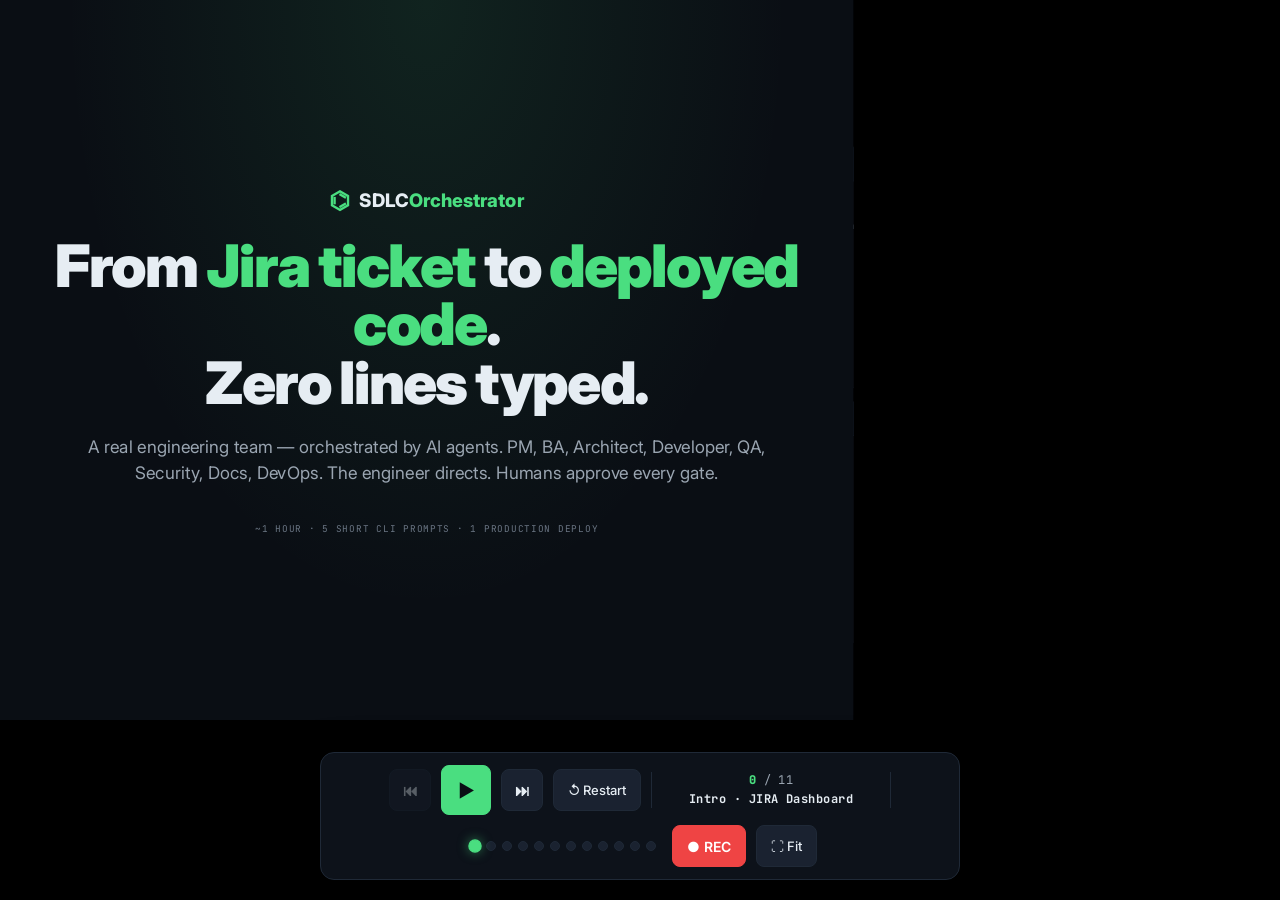
<file: docs/watch/index.html>
<!DOCTYPE html>
<html lang="en">
<head>
<meta charset="UTF-8" />
<meta name="viewport" content="width=device-width, initial-scale=1.0" />
<title>SDLC Orchestrator — Demo Video</title>
<link rel="preconnect" href="https://fonts.googleapis.com" />
<link rel="preconnect" href="https://fonts.gstatic.com" crossorigin />
<link href="https://fonts.googleapis.com/css2?family=Inter:wght@400;500;600;700;800;900&family=JetBrains+Mono:wght@400;500;600&display=swap" rel="stylesheet" />
<style>
:root {
  --bg: #0a0e14;
  --bg-2: #0e131c;
  --bg-3: #141a23;
  --bg-4: #1a2230;
  --bg-cli: #06090e;
  --border: #1f2937;
  --border-soft: #161e2a;
  --text: #e6edf3;
  --text-muted: #9aa5b1;
  --text-dim: #6b7684;
  --accent: #4ade80;
  --accent-2: #22d3ee;
  --accent-3: #a78bfa;
  --warning: #f59e0b;
  --danger: #ef4444;
  --jira: #2684ff;
  --slack: #e01e5a;
  --gh: #58a6ff;
  --glow: 0 0 24px rgba(74, 222, 128, 0.35);
  --mono: 'JetBrains Mono', Consolas, monospace;
  --sans: 'Inter', -apple-system, sans-serif;
}
* { box-sizing: border-box; margin: 0; padding: 0; }
html, body {
  background: #000;
  color: var(--text);
  font-family: var(--sans);
  min-height: 100vh;
  width: 100%;
  overflow-x: hidden;
  overflow-y: auto;
}
/* Wrapper holds scaled stage at correct scaled height so page can scroll */
.wrap {
  position: relative;
  width: 100%;
  display: flex;
  justify-content: center;
}

/* Player bar — bottom-center, hidden during recording */
.player-bar {
  position: fixed;
  bottom: 20px;
  left: 50%;
  transform: translateX(-50%);
  z-index: 1000;
  display: flex;
  align-items: center;
  gap: 10px;
  background: rgba(14, 19, 28, 0.96);
  padding: 12px 14px;
  border-radius: 14px;
  border: 1px solid var(--border);
  backdrop-filter: blur(12px);
  box-shadow: 0 12px 40px rgba(0, 0, 0, 0.6);
  max-width: calc(100vw - 32px);
  flex-wrap: wrap;
  justify-content: center;
}
.player-bar.hidden { display: none; }
.pbtn {
  background: var(--bg-4);
  border: 1px solid var(--border);
  color: var(--text);
  font-family: var(--sans);
  font-size: 15px;
  font-weight: 600;
  width: 42px;
  height: 42px;
  border-radius: 8px;
  cursor: pointer;
  display: flex;
  align-items: center;
  justify-content: center;
  transition: all 0.15s;
  padding: 0;
}
.pbtn:hover { border-color: var(--accent); color: var(--accent); }
.pbtn:disabled { opacity: 0.35; cursor: not-allowed; }
.pbtn.primary { background: var(--accent); color: var(--bg); border-color: var(--accent); width: 50px; height: 50px; font-size: 18px; }
.pbtn.primary:hover { background: #5ee896; color: var(--bg); border-color: #5ee896; }
.pbtn.rec { background: var(--danger); color: white; border-color: var(--danger); font-size: 14px; padding: 0 14px; width: auto; gap: 6px; }
.pbtn.rec:hover { background: #c92a2a; color: white; border-color: #c92a2a; }
.pbtn.wide { width: auto; padding: 0 14px; font-size: 13px; font-weight: 500; }
.pbtn.wide:hover { color: var(--accent); }
.player-info {
  font-family: var(--mono);
  font-size: 12px;
  color: var(--text-muted);
  padding: 0 14px;
  border-left: 1px solid var(--border);
  border-right: 1px solid var(--border);
  min-width: 240px;
  text-align: center;
  line-height: 1.4;
  letter-spacing: 0.04em;
}
.player-info .step-name { display: block; color: var(--text); font-weight: 700; font-size: 12px; margin-top: 2px; }
.player-info .step-num { color: var(--accent); font-weight: 800; }
.player-dots { display: flex; gap: 6px; padding: 0 6px; flex-wrap: wrap; max-width: 360px; justify-content: center; }
.dot-scene {
  width: 10px;
  height: 10px;
  border-radius: 50%;
  background: var(--bg-4);
  border: 1px solid var(--border);
  cursor: pointer;
  transition: all 0.2s;
  flex-shrink: 0;
}
.dot-scene:hover { border-color: var(--text-muted); transform: scale(1.2); }
.dot-scene.active { background: var(--accent); border-color: var(--accent); transform: scale(1.35); box-shadow: 0 0 8px rgba(74, 222, 128, 0.5); }
.dot-scene.done { background: rgba(74, 222, 128, 0.4); border-color: rgba(74, 222, 128, 0.5); }

/* Stage = 1920x1080 fixed scene area */
.stage {
  width: 1920px;
  height: 1080px;
  transform-origin: top left;
  background: var(--bg);
  position: relative;
  overflow: hidden;
}

.stage::before {
  content: '';
  position: absolute;
  inset: 0;
  background-image:
    linear-gradient(rgba(255,255,255,0.012) 1px, transparent 1px),
    linear-gradient(90deg, rgba(255,255,255,0.012) 1px, transparent 1px);
  background-size: 80px 80px;
  pointer-events: none;
}

.stage::after {
  content: '';
  position: absolute;
  inset: 0;
  background: radial-gradient(ellipse at center top, rgba(74, 222, 128, 0.05), transparent 60%);
  pointer-events: none;
}

/* Header strip */
.head {
  position: absolute;
  top: 0; left: 0; right: 0;
  height: 64px;
  background: rgba(10, 14, 20, 0.7);
  border-bottom: 1px solid var(--border-soft);
  display: flex;
  align-items: center;
  padding: 0 48px;
  z-index: 10;
}
.brand {
  display: flex;
  align-items: center;
  gap: 14px;
  font-weight: 800;
  font-size: 24px;
  letter-spacing: -0.01em;
}
.brand-mark { font-size: 30px; color: var(--accent); }
.brand em { font-style: normal; color: var(--accent); }
.head-right { margin-left: auto; display: flex; align-items: center; gap: 24px; }
.step-pill {
  font-family: var(--mono);
  font-size: 14px;
  color: var(--text-muted);
  background: var(--bg-3);
  border: 1px solid var(--border);
  padding: 6px 14px;
  border-radius: 20px;
}
.step-pill strong { color: var(--accent); font-weight: 700; }
.timer {
  font-family: var(--mono);
  font-size: 14px;
  color: var(--text-dim);
}

/* Title banner — large fade-in/out between scenes */
.title-banner {
  position: absolute;
  top: 76px;
  left: 48px;
  right: 48px;
  z-index: 9;
  pointer-events: none;
}
.scene-eyebrow {
  font-size: 13px;
  font-weight: 600;
  letter-spacing: 0.16em;
  text-transform: uppercase;
  color: var(--accent);
  margin-bottom: 8px;
  opacity: 0;
  transition: opacity 0.5s;
}
.scene-title {
  font-size: 38px;
  font-weight: 800;
  letter-spacing: -0.02em;
  line-height: 1.05;
  margin-bottom: 10px;
  opacity: 0;
  transform: translateY(8px);
  transition: opacity 0.6s, transform 0.6s;
}
.scene-subtitle {
  font-size: 17px;
  color: var(--text-muted);
  font-weight: 400;
  line-height: 1.4;
  max-width: 1300px;
  opacity: 0;
  transform: translateY(8px);
  transition: opacity 0.6s, transform 0.6s;
  transition-delay: 0.15s;
}
.title-banner.show .scene-eyebrow,
.title-banner.show .scene-title,
.title-banner.show .scene-subtitle { opacity: 1; transform: translateY(0); }

/* Main canvas — three columns */
.canvas {
  position: absolute;
  top: 220px;
  left: 48px;
  right: 48px;
  bottom: 116px;
  display: grid;
  grid-template-columns: 540px 1fr 540px;
  gap: 24px;
}

/* Surface — generic card */
.surface {
  background: var(--bg-3);
  border: 1px solid var(--border);
  border-radius: 14px;
  overflow: hidden;
  display: flex;
  flex-direction: column;
  position: relative;
  transition: border-color 0.4s, box-shadow 0.4s;
}
.surface.highlight {
  border-color: var(--accent);
  box-shadow: var(--glow);
}
.surface-head {
  padding: 14px 20px;
  background: var(--bg-4);
  border-bottom: 1px solid var(--border);
  display: flex;
  align-items: center;
  gap: 10px;
  font-size: 14px;
  font-weight: 600;
  color: var(--text);
  flex-shrink: 0;
}
.surface-head .badge {
  width: 22px;
  height: 22px;
  border-radius: 4px;
  display: inline-flex;
  align-items: center;
  justify-content: center;
  font-size: 13px;
  font-weight: 700;
  color: white;
}
.badge.jira { background: var(--jira); }
.badge.slack { background: var(--slack); }
.badge.gh { background: #24292f; color: var(--gh); border: 1px solid var(--border); }
.surface-head .meta { margin-left: auto; font-size: 12px; color: var(--text-dim); font-family: var(--mono); }
.surface-body { padding: 18px 20px; flex: 1; overflow-y: auto; }
.surface-body::-webkit-scrollbar { width: 6px; }
.surface-body::-webkit-scrollbar-thumb { background: var(--border); border-radius: 3px; }

/* CLI terminal */
.cli {
  background: var(--bg-cli);
  font-family: var(--mono);
  font-size: 16px;
  line-height: 1.65;
  padding: 22px 26px;
  flex: 1;
  overflow-y: auto;
  scroll-behavior: smooth;
}
.cli::-webkit-scrollbar { width: 6px; }
.cli::-webkit-scrollbar-thumb { background: #1f2937; border-radius: 3px; }
.cli-line { color: var(--text-muted); white-space: pre-wrap; word-break: break-word; opacity: 0; transition: opacity 0.3s; }
.cli-line.show { opacity: 1; }
.cli-cmd { color: var(--text); font-weight: 600; }
.cli-cmd::before { content: '$ '; color: var(--accent); font-weight: 700; }
.cli-cmd .cursor {
  display: inline-block;
  width: 9px;
  height: 18px;
  background: var(--accent);
  vertical-align: -3px;
  margin-left: 2px;
  animation: blink 1s steps(2) infinite;
}
@keyframes blink { 50% { opacity: 0; } }
.cli-lead { color: #c4cdd6; padding: 6px 0; }
.cli-tag {
  display: inline-block;
  background: rgba(74, 222, 128, 0.14);
  color: var(--accent);
  padding: 1px 8px;
  border-radius: 4px;
  font-size: 13px;
  font-weight: 700;
  margin-right: 6px;
  letter-spacing: 0.04em;
}
.cli-sub { color: #8a96a3; padding-left: 22px; }
.cli-ok { color: var(--accent); font-weight: 600; }
.cli-err { color: var(--danger); font-weight: 600; }
.cli-info { color: var(--accent-2); }
.cli-note {
  color: var(--accent-3);
  font-style: italic;
  background: rgba(167, 139, 250, 0.08);
  border-left: 2px solid var(--accent-3);
  padding: 4px 12px;
  margin: 4px 0;
}
.cli-final {
  color: var(--accent);
  font-size: 18px;
  font-weight: 700;
  padding: 10px 0;
  border-top: 1px solid var(--border);
  margin-top: 12px;
}
.cli code {
  background: #0d1218;
  color: var(--accent);
  padding: 1px 6px;
  border-radius: 3px;
  font-size: 0.92em;
}

/* Comment list (Jira / GitHub / Slack) */
.comments { display: flex; flex-direction: column; gap: 14px; }
.cmt {
  background: var(--bg-4);
  border-left: 3px solid var(--border);
  padding: 12px 14px;
  border-radius: 6px;
  opacity: 0;
  max-height: 0;
  overflow: hidden;
  transition: opacity 0.5s, max-height 0.6s;
}
.cmt.show { opacity: 1; max-height: 500px; padding: 12px 14px; }
.cmt.lead { border-left-color: var(--accent); }
.cmt.human { border-left-color: var(--accent-2); }
.cmt.bot { border-left-color: var(--accent-3); }
.cmt-head { font-size: 13px; font-weight: 700; color: var(--text); margin-bottom: 6px; display: flex; align-items: center; gap: 8px; }
.cmt-head .who { font-weight: 700; }
.cmt-head .pill {
  font-size: 10px;
  background: rgba(74, 222, 128, 0.18);
  color: var(--accent);
  padding: 2px 7px;
  border-radius: 3px;
  font-weight: 700;
  letter-spacing: 0.06em;
}
.cmt-head .pill.human { background: rgba(34, 211, 238, 0.18); color: var(--accent-2); }
.cmt-head .pill.bot { background: rgba(167, 139, 250, 0.18); color: var(--accent-3); }
.cmt-head .time { margin-left: auto; font-weight: 400; font-size: 11px; color: var(--text-dim); font-family: var(--mono); }
.cmt-body { font-size: 14px; color: var(--text-muted); line-height: 1.55; }
.cmt-body code { background: var(--bg-2); color: var(--text); padding: 1px 5px; border-radius: 3px; font-family: var(--mono); font-size: 12px; }
.cmt-body strong { color: var(--text); }

/* Jira ticket card */
.jira-ticket {
  background: var(--bg-4);
  border: 1px solid var(--border);
  border-radius: 8px;
  padding: 16px;
  margin-bottom: 16px;
}
.jira-key { font-family: var(--mono); font-size: 13px; color: var(--jira); font-weight: 700; margin-bottom: 6px; }
.jira-summary { font-size: 16px; font-weight: 700; color: var(--text); margin-bottom: 10px; line-height: 1.3; }
.jira-status-row { display: flex; align-items: center; gap: 12px; font-size: 12px; color: var(--text-dim); }
.jira-status-tag {
  background: var(--bg-2);
  border: 1px solid var(--border);
  padding: 3px 10px;
  border-radius: 4px;
  font-weight: 600;
  font-size: 11px;
  letter-spacing: 0.05em;
  transition: all 0.4s;
}
.jira-status-tag.todo { color: var(--text-muted); }
.jira-status-tag.refine { color: var(--warning); border-color: var(--warning); background: rgba(245, 158, 11, 0.1); }
.jira-status-tag.progress { color: var(--accent-2); border-color: var(--accent-2); background: rgba(34, 211, 238, 0.1); }
.jira-status-tag.review { color: var(--accent-3); border-color: var(--accent-3); background: rgba(167, 139, 250, 0.1); }
.jira-status-tag.done { color: var(--accent); border-color: var(--accent); background: rgba(74, 222, 128, 0.1); }

/* Agent hierarchy (middle column) */
.hierarchy {
  background: var(--bg-3);
  border: 1px solid var(--border);
  border-radius: 14px;
  padding: 18px 20px;
  display: flex;
  flex-direction: column;
  align-items: center;
  gap: 14px;
  height: 100%;
}
.hierarchy-title {
  font-size: 13px;
  font-weight: 700;
  color: var(--text-dim);
  letter-spacing: 0.14em;
  text-transform: uppercase;
}

/* "Currently processing" pill — viewer always knows WHAT is happening RIGHT NOW */
.action-pill {
  display: inline-flex;
  align-items: center;
  gap: 10px;
  background: rgba(34, 211, 238, 0.08);
  border: 1px solid rgba(34, 211, 238, 0.5);
  color: var(--accent-2);
  padding: 8px 18px;
  border-radius: 22px;
  font-family: var(--mono);
  font-size: 12px;
  font-weight: 700;
  letter-spacing: 0.08em;
  text-transform: uppercase;
  opacity: 0;
  transform: translateY(-4px);
  transition: opacity 0.3s, transform 0.3s, background 0.3s, border-color 0.3s, color 0.3s;
  max-width: 100%;
  white-space: nowrap;
  overflow: hidden;
  text-overflow: ellipsis;
}
.action-pill.show { opacity: 1; transform: translateY(0); }
.action-pill.warn {
  background: rgba(245, 158, 11, 0.1);
  border-color: rgba(245, 158, 11, 0.55);
  color: var(--warning);
}
.action-pill.err {
  background: rgba(239, 68, 68, 0.1);
  border-color: rgba(239, 68, 68, 0.55);
  color: var(--danger);
}
.action-pill.ok {
  background: rgba(74, 222, 128, 0.08);
  border-color: rgba(74, 222, 128, 0.55);
  color: var(--accent);
}
.action-pill .pulse-dot {
  width: 9px;
  height: 9px;
  border-radius: 50%;
  background: currentColor;
  animation: pulse-action 1.2s infinite;
  flex-shrink: 0;
}
@keyframes pulse-action {
  0%, 100% { opacity: 1; transform: scale(1); }
  50% { opacity: 0.4; transform: scale(0.7); }
}
.action-pill .arrow { color: currentColor; font-weight: 900; opacity: 0.7; margin: 0 2px; }
.lead-node {
  background: var(--bg-4);
  border: 2px solid var(--border);
  padding: 12px 32px;
  border-radius: 10px;
  text-align: center;
  position: relative;
  transition: all 0.4s;
  min-width: 260px;
}
.lead-node.active {
  border-color: var(--accent);
  background: rgba(74, 222, 128, 0.08);
  box-shadow: var(--glow);
}
.lead-node.active::before {
  content: '';
  position: absolute;
  inset: -2px;
  border-radius: 12px;
  border: 2px solid var(--accent);
  opacity: 0;
  animation: pulse 1.6s ease-out infinite;
}
@keyframes pulse {
  0% { transform: scale(1); opacity: 0.8; }
  100% { transform: scale(1.1); opacity: 0; }
}
.lead-label { font-weight: 800; font-size: 16px; letter-spacing: 0.05em; }
.lead-sub { font-size: 12px; color: var(--text-dim); font-style: italic; margin-top: 4px; }

.subs-grid {
  display: grid;
  grid-template-columns: repeat(4, 1fr);
  gap: 8px;
  width: 100%;
}
.sub {
  background: var(--bg-4);
  border: 1px solid var(--border);
  padding: 9px 8px;
  border-radius: 7px;
  transition: all 0.3s;
  position: relative;
  font-size: 12px;
  text-align: center;
}
.sub-name { font-weight: 700; color: var(--text); display: block; font-size: 12px; }
.sub-role { font-size: 9.5px; color: var(--text-dim); margin-top: 2px; display: block; letter-spacing: 0.02em; }
.sub.active {
  background: rgba(74, 222, 128, 0.12);
  border-color: var(--accent);
  transform: translateY(-2px);
  box-shadow: 0 0 14px rgba(74, 222, 128, 0.3);
}
.sub.error {
  background: rgba(239, 68, 68, 0.12);
  border-color: var(--danger);
  animation: shake 0.5s;
}
@keyframes shake {
  0%, 100% { transform: translateX(0); }
  25% { transform: translateX(-4px); }
  75% { transform: translateX(4px); }
}
.sub.done { background: rgba(74, 222, 128, 0.04); border-color: rgba(74, 222, 128, 0.4); }
.sub.done::after {
  content: '✓';
  position: absolute;
  top: -6px;
  right: -6px;
  width: 18px;
  height: 18px;
  background: var(--accent);
  color: var(--bg);
  border-radius: 50%;
  font-size: 12px;
  font-weight: 800;
  display: flex;
  align-items: center;
  justify-content: center;
}

/* Approvals — horizontal strip at stage bottom */
.bottom-strip {
  position: absolute;
  left: 48px;
  right: 48px;
  bottom: 24px;
  height: 76px;
  background: var(--bg-3);
  border: 1px solid var(--border);
  border-radius: 12px;
  padding: 10px 18px;
  display: flex;
  align-items: center;
  gap: 14px;
  z-index: 5;
}
.approval-title {
  font-size: 10.5px;
  font-weight: 700;
  letter-spacing: 0.14em;
  text-transform: uppercase;
  color: var(--text-dim);
  flex-shrink: 0;
  border-right: 1px solid var(--border-soft);
  padding-right: 14px;
  line-height: 1.2;
}
.approval-list { display: flex; gap: 10px; flex: 1; }
.appr {
  display: flex;
  align-items: center;
  gap: 8px;
  padding: 8px 12px;
  background: var(--bg-2);
  border-radius: 8px;
  font-size: 11.5px;
  border: 1px solid var(--border-soft);
  opacity: 0.45;
  transition: all 0.4s;
  flex: 1;
  min-width: 0;
}
.appr.done {
  opacity: 1;
  border-color: rgba(74, 222, 128, 0.5);
  background: rgba(74, 222, 128, 0.07);
}
.appr-icon {
  width: 18px;
  height: 18px;
  border-radius: 50%;
  background: var(--bg-4);
  border: 1px solid var(--border);
  display: flex;
  align-items: center;
  justify-content: center;
  font-size: 11px;
  font-weight: 800;
  color: var(--text-dim);
  flex-shrink: 0;
}
.appr.done .appr-icon { background: var(--accent); color: var(--bg); border-color: var(--accent); }
.appr.done .appr-icon::before { content: '✓'; }
.appr-text { display: flex; flex-direction: column; min-width: 0; overflow: hidden; }
.appr-who { font-weight: 700; color: var(--text); font-size: 12px; white-space: nowrap; overflow: hidden; text-overflow: ellipsis; }
.appr-what { color: var(--text-dim); font-size: 10.5px; white-space: nowrap; overflow: hidden; text-overflow: ellipsis; }

/* PR card (GitHub) */
.pr-card {
  background: var(--bg-4);
  border: 1px solid var(--border);
  border-radius: 8px;
  padding: 14px;
  margin-bottom: 14px;
}
.pr-key { font-family: var(--mono); font-size: 13px; color: var(--gh); font-weight: 700; }
.pr-title { font-size: 15px; font-weight: 700; color: var(--text); margin: 6px 0 10px; line-height: 1.3; }
.pr-stats { display: flex; gap: 14px; font-size: 11px; color: var(--text-dim); font-family: var(--mono); }
.pr-stats .add { color: var(--accent); }
.pr-stats .rem { color: var(--danger); }
.pr-status {
  display: inline-block;
  padding: 3px 10px;
  border-radius: 12px;
  font-size: 10.5px;
  font-weight: 700;
  letter-spacing: 0.06em;
  margin-top: 8px;
  background: rgba(34, 211, 238, 0.12);
  color: var(--accent-2);
  border: 1px solid var(--accent-2);
  transition: all 0.4s;
}
.pr-status.merged { background: rgba(167, 139, 250, 0.12); color: var(--accent-3); border-color: var(--accent-3); }

/* Deploy banner — solid card so text stays legible against busy background */
.deploy-banner {
  position: absolute;
  bottom: 130px;
  left: 50%;
  transform: translateX(-50%) translateY(40px);
  background: #0d2a1c;
  border: 2px solid var(--accent);
  border-radius: 14px;
  padding: 22px 44px;
  box-shadow: 0 20px 60px rgba(0, 0, 0, 0.7), 0 0 60px rgba(74, 222, 128, 0.35), inset 0 0 0 1px rgba(74, 222, 128, 0.15);
  display: flex;
  align-items: center;
  gap: 22px;
  opacity: 0;
  transition: opacity 0.6s, transform 0.6s;
  z-index: 20;
}
.deploy-banner.show { opacity: 1; transform: translateX(-50%) translateY(0); }
.deploy-icon {
  font-size: 40px;
  width: 64px;
  height: 64px;
  background: rgba(74, 222, 128, 0.15);
  border: 1px solid var(--accent);
  border-radius: 12px;
  display: flex;
  align-items: center;
  justify-content: center;
}
.deploy-text strong { display: block; font-size: 22px; font-weight: 800; letter-spacing: 0.06em; color: var(--accent); margin-bottom: 4px; }
.deploy-text span { font-size: 14px; color: #d5e4d8; font-family: var(--mono); letter-spacing: 0.02em; }

/* End card */
.end-card {
  position: absolute;
  inset: 0;
  background: radial-gradient(ellipse at center, rgba(74, 222, 128, 0.08), transparent 60%), var(--bg);
  display: flex;
  flex-direction: column;
  align-items: center;
  justify-content: center;
  opacity: 0;
  pointer-events: none;
  transition: opacity 0.8s;
  z-index: 50;
}
.end-card.show { opacity: 1; }
.end-eyebrow {
  font-size: 16px;
  font-weight: 700;
  letter-spacing: 0.2em;
  text-transform: uppercase;
  color: var(--accent);
  margin-bottom: 24px;
}
.end-title {
  font-size: 72px;
  font-weight: 800;
  letter-spacing: -0.025em;
  line-height: 1.05;
  text-align: center;
  margin-bottom: 24px;
  max-width: 1400px;
}
.end-title .em { color: var(--accent); }
.end-sub {
  font-size: 24px;
  color: var(--text-muted);
  font-weight: 400;
  max-width: 1100px;
  text-align: center;
  line-height: 1.5;
  margin-bottom: 56px;
}
.end-stats {
  display: grid;
  grid-template-columns: repeat(4, 1fr);
  gap: 40px;
  max-width: 1200px;
}
.end-stat { text-align: center; }
.end-stat-v { font-size: 56px; font-weight: 800; color: var(--accent); letter-spacing: -0.02em; }
.end-stat-l { font-size: 14px; color: var(--text-muted); margin-top: 8px; letter-spacing: 0.04em; }
.end-foot {
  position: absolute;
  bottom: 80px;
  font-size: 18px;
  color: var(--text-dim);
  font-style: italic;
}

/* Cold-open card */
.cold-card {
  position: absolute;
  inset: 0;
  background: radial-gradient(ellipse at center top, rgba(74, 222, 128, 0.1), transparent 60%), var(--bg);
  display: flex;
  flex-direction: column;
  align-items: center;
  justify-content: center;
  opacity: 1;
  transition: opacity 0.8s;
  z-index: 60;
  text-align: center;
}
.cold-card.hide { opacity: 0; pointer-events: none; }
.cold-brand {
  font-size: 28px;
  font-weight: 800;
  display: flex;
  gap: 14px;
  align-items: center;
  margin-bottom: 32px;
}
.cold-brand em { font-style: normal; color: var(--accent); }
.cold-mark { font-size: 36px; color: var(--accent); }
.cold-title {
  font-size: 88px;
  font-weight: 900;
  letter-spacing: -0.03em;
  line-height: 1;
  margin-bottom: 32px;
  max-width: 1500px;
}
.cold-title .em { color: var(--accent); }
.cold-sub {
  font-size: 26px;
  color: var(--text-muted);
  max-width: 1100px;
  line-height: 1.5;
  margin-bottom: 56px;
}
.cold-tag {
  font-family: var(--mono);
  font-size: 14px;
  color: var(--text-dim);
  letter-spacing: 0.15em;
  text-transform: uppercase;
}

/* ============================================================
   JIRA DASHBOARD COLD-OPEN
   Kanban board with ticket cards. Cursor picks PROJ-1842.
   ============================================================ */
.dashboard {
  position: absolute;
  inset: 0;
  background: var(--bg);
  z-index: 65;
  display: flex;
  flex-direction: column;
  padding: 36px 56px 24px;
  opacity: 1;
  transition: opacity 0.7s;
}
.dashboard.hide { opacity: 0; pointer-events: none; }
.dash-head {
  display: flex;
  align-items: center;
  gap: 18px;
  padding-bottom: 18px;
  border-bottom: 1px solid var(--border);
  margin-bottom: 22px;
}
.dash-jira-logo {
  width: 48px;
  height: 48px;
  background: var(--jira);
  border-radius: 8px;
  display: flex;
  align-items: center;
  justify-content: center;
  font-size: 26px;
  font-weight: 900;
  color: white;
}
.dash-eyebrow-tag {
  display: inline-block;
  font-family: var(--mono);
  font-size: 13px;
  font-weight: 800;
  letter-spacing: 0.22em;
  color: var(--jira);
  background: rgba(38, 132, 255, 0.14);
  border: 1px solid rgba(38, 132, 255, 0.5);
  padding: 4px 12px;
  border-radius: 5px;
  margin-bottom: 8px;
}
.dash-project-name { font-size: 24px; font-weight: 700; color: var(--text); letter-spacing: -0.01em; }
.dash-project-meta { font-size: 13px; color: var(--text-dim); margin-top: 2px; font-family: var(--mono); letter-spacing: 0.04em; }
.dash-screen-label {
  position: absolute;
  top: 90px;
  right: 56px;
  font-family: var(--mono);
  font-size: 12px;
  color: var(--accent);
  letter-spacing: 0.08em;
  text-transform: uppercase;
  background: rgba(74, 222, 128, 0.08);
  border: 1px solid rgba(74, 222, 128, 0.35);
  padding: 6px 14px;
  border-radius: 20px;
}
.dash-user {
  margin-left: auto;
  display: flex;
  align-items: center;
  gap: 10px;
  font-size: 14px;
  color: var(--text-muted);
}
.dash-user-avatar {
  width: 36px;
  height: 36px;
  border-radius: 50%;
  background: linear-gradient(135deg, var(--accent), var(--accent-2));
  display: flex;
  align-items: center;
  justify-content: center;
  font-weight: 700;
  color: var(--bg);
}

.dash-board {
  display: grid;
  grid-template-columns: repeat(4, 1fr);
  gap: 18px;
  flex: 1;
  min-height: 0;
}
.dash-col {
  background: var(--bg-2);
  border: 1px solid var(--border-soft);
  border-radius: 10px;
  padding: 14px;
  display: flex;
  flex-direction: column;
  gap: 10px;
  min-height: 0;
}
.dash-col-head {
  font-size: 12px;
  font-weight: 700;
  letter-spacing: 0.14em;
  text-transform: uppercase;
  color: var(--text-muted);
  margin-bottom: 4px;
  display: flex;
  align-items: center;
  gap: 8px;
}
.dash-col-count {
  font-size: 11px;
  color: var(--text-dim);
  font-family: var(--mono);
  background: var(--bg-4);
  padding: 2px 8px;
  border-radius: 10px;
  font-weight: 600;
}
.dash-card {
  background: var(--bg-3);
  border: 1px solid var(--border);
  border-radius: 7px;
  padding: 12px 14px;
  transition: all 0.5s cubic-bezier(0.4, 0, 0.2, 1);
}
.dash-card.target.active {
  border-color: var(--accent);
  box-shadow: 0 0 40px rgba(74, 222, 128, 0.45), inset 0 0 0 1px var(--accent);
  transform: scale(1.04);
  background: rgba(74, 222, 128, 0.04);
}
.dash-card-key {
  font-family: var(--mono);
  font-size: 11px;
  color: var(--jira);
  font-weight: 700;
  margin-bottom: 6px;
  letter-spacing: 0.04em;
}
.dash-card.target.active .dash-card-key { color: var(--accent); }
.dash-card-title { font-size: 13px; color: var(--text); font-weight: 500; line-height: 1.4; }
.dash-card-meta {
  display: flex;
  gap: 10px;
  margin-top: 10px;
  font-size: 10.5px;
  color: var(--text-dim);
  align-items: center;
}
.dash-card-pri {
  padding: 1px 7px;
  border-radius: 3px;
  font-weight: 700;
  font-size: 10px;
  letter-spacing: 0.04em;
}
.dash-card-pri.high { background: rgba(239, 68, 68, 0.15); color: var(--danger); }
.dash-card-pri.med  { background: rgba(245, 158, 11, 0.15); color: var(--warning); }
.dash-card-pri.low  { background: rgba(74, 222, 128, 0.15); color: var(--accent); }
.dash-card-done { opacity: 0.55; }

.cursor-ptr {
  position: absolute;
  top: 0; left: 0;
  width: 28px;
  height: 28px;
  pointer-events: none;
  z-index: 80;
  transition: transform 1.6s cubic-bezier(0.34, 0.05, 0.34, 1), opacity 0.4s;
  opacity: 0;
}
.cursor-ptr.show { opacity: 1; }
.cursor-ptr svg {
  width: 100%;
  height: 100%;
  filter: drop-shadow(0 4px 10px rgba(0,0,0,0.6));
}

.dash-banner {
  position: absolute;
  bottom: 36px;
  left: 56px;
  right: 56px;
  background: linear-gradient(90deg, rgba(74,222,128,0.14), rgba(34,211,238,0.08));
  border: 1px solid var(--accent);
  border-radius: 12px;
  padding: 18px 28px;
  display: flex;
  align-items: center;
  gap: 18px;
  opacity: 0;
  transform: translateY(12px);
  transition: opacity 0.5s, transform 0.5s;
  box-shadow: 0 0 40px rgba(74, 222, 128, 0.2);
}
.dash-banner.show { opacity: 1; transform: translateY(0); }
.dash-banner-icon {
  font-size: 24px;
  color: var(--accent);
  font-weight: 800;
}
.dash-banner-text { color: var(--text); font-size: 18px; font-weight: 500; }
.dash-banner-text em { color: var(--accent); font-style: normal; font-weight: 700; }
.dash-banner-text .mono { font-family: var(--mono); font-size: 16px; }
</style>
</head>
<body>

<div class="player-bar" id="controls">
  <button class="pbtn" id="btn-prev" title="Previous scene">⏮</button>
  <button class="pbtn primary" id="btn-playpause" title="Play / Pause">▶</button>
  <button class="pbtn" id="btn-next" title="Next scene">⏭</button>
  <button class="pbtn wide" id="btn-restart" title="Restart from start">↺ Restart</button>
  <div class="player-info" id="player-info">
    <span class="step-num">0</span> / 11<br/>
    <span class="step-name" id="player-step-name">Press ▶ to start</span>
  </div>
  <div class="player-dots" id="scene-dots"></div>
  <button class="pbtn rec" id="btn-record" title="Record .webm">● REC</button>
  <button class="pbtn wide" id="btn-fit" title="Toggle fit">⛶ Fit</button>
</div>

<div class="wrap" id="wrap">
<div class="stage" id="stage">

  <!-- Cold open card -->
  <div class="cold-card" id="cold">
    <div class="cold-brand">
      <span class="cold-mark">⌬</span>
      <span>SDLC<em>Orchestrator</em></span>
    </div>
    <div class="cold-title">From <span class="em">Jira ticket</span> to <span class="em">deployed code</span>.<br/>Zero lines typed.</div>
    <div class="cold-sub">A real engineering team — orchestrated by AI agents. PM, BA, Architect, Developer, QA, Security, Docs, DevOps. The engineer directs. Humans approve every gate.</div>
    <div class="cold-tag">~1 hour · 5 short CLI prompts · 1 production deploy</div>
  </div>

  <!-- Jira dashboard scene (engineer's morning view) -->
  <div class="dashboard hide" id="dashboard">
    <div class="dash-head">
      <div class="dash-jira-logo">J</div>
      <div>
        <div class="dash-eyebrow-tag">JIRA DASHBOARD</div>
        <div class="dash-project-name">Customer Platform · Sprint 47</div>
        <div class="dash-project-meta">Engineer's morning view · 8 days remaining</div>
      </div>
      <div class="dash-user">
        <span>Aarav Mehta · Senior Engineer</span>
        <div class="dash-user-avatar">A</div>
      </div>
    </div>
    <div class="dash-board">
      <div class="dash-col">
        <div class="dash-col-head">To Do <span class="dash-col-count">5</span></div>
        <div class="dash-card target" id="dash-target">
          <div class="dash-card-key">PROJ-1842</div>
          <div class="dash-card-title">Customers can bulk-export invoice history as CSV</div>
          <div class="dash-card-meta"><span class="dash-card-pri high">P1</span><span>3 SP</span><span>· Finance</span></div>
        </div>
        <div class="dash-card">
          <div class="dash-card-key">PROJ-1843</div>
          <div class="dash-card-title">Stripe webhook for chargebacks &amp; disputes</div>
          <div class="dash-card-meta"><span class="dash-card-pri med">P2</span><span>5 SP</span></div>
        </div>
        <div class="dash-card">
          <div class="dash-card-key">PROJ-1844</div>
          <div class="dash-card-title">Admin: filter audit log by tenant</div>
          <div class="dash-card-meta"><span class="dash-card-pri low">P3</span><span>2 SP</span></div>
        </div>
        <div class="dash-card">
          <div class="dash-card-key">PROJ-1846</div>
          <div class="dash-card-title">Pagination on transactions listing</div>
          <div class="dash-card-meta"><span class="dash-card-pri low">P3</span><span>2 SP</span></div>
        </div>
      </div>
      <div class="dash-col">
        <div class="dash-col-head">In Progress <span class="dash-col-count">3</span></div>
        <div class="dash-card">
          <div class="dash-card-key">PROJ-1838</div>
          <div class="dash-card-title">Fix duplicate-login race on SSO callback</div>
          <div class="dash-card-meta"><span class="dash-card-pri high">P1</span><span>3 SP</span></div>
        </div>
        <div class="dash-card">
          <div class="dash-card-key">PROJ-1835</div>
          <div class="dash-card-title">Refactor auth middleware to use context</div>
          <div class="dash-card-meta"><span class="dash-card-pri med">P2</span><span>8 SP</span></div>
        </div>
        <div class="dash-card">
          <div class="dash-card-key">PROJ-1833</div>
          <div class="dash-card-title">Migrate billing service to new metrics API</div>
          <div class="dash-card-meta"><span class="dash-card-pri med">P2</span><span>5 SP</span></div>
        </div>
      </div>
      <div class="dash-col">
        <div class="dash-col-head">In Review <span class="dash-col-count">2</span></div>
        <div class="dash-card">
          <div class="dash-card-key">PROJ-1830</div>
          <div class="dash-card-title">SSO migration to OIDC provider</div>
          <div class="dash-card-meta"><span class="dash-card-pri med">P2</span><span>13 SP</span></div>
        </div>
        <div class="dash-card">
          <div class="dash-card-key">PROJ-1828</div>
          <div class="dash-card-title">CSV upload validation errors UX</div>
          <div class="dash-card-meta"><span class="dash-card-pri low">P3</span><span>3 SP</span></div>
        </div>
      </div>
      <div class="dash-col">
        <div class="dash-col-head">Done <span class="dash-col-count">12</span></div>
        <div class="dash-card dash-card-done">
          <div class="dash-card-key">PROJ-1820</div>
          <div class="dash-card-title">Weekly email digest delivery</div>
          <div class="dash-card-meta"><span class="dash-card-pri low">P3</span><span>5 SP</span></div>
        </div>
        <div class="dash-card dash-card-done">
          <div class="dash-card-key">PROJ-1819</div>
          <div class="dash-card-title">Onboarding wizard step 4 bug</div>
          <div class="dash-card-meta"><span class="dash-card-pri med">P2</span><span>2 SP</span></div>
        </div>
        <div class="dash-card dash-card-done">
          <div class="dash-card-key">PROJ-1815</div>
          <div class="dash-card-title">Dashboard widget — revenue MoM</div>
          <div class="dash-card-meta"><span class="dash-card-pri low">P3</span><span>3 SP</span></div>
        </div>
      </div>
    </div>
    <div class="dash-banner" id="dash-banner">
      <div class="dash-banner-icon">▸</div>
      <div class="dash-banner-text">Engineer picks <em>PROJ-1842</em> — opens AI Coding CLI &amp; types <span class="mono">start working on PROJ-1842</span></div>
    </div>
    <div class="cursor-ptr" id="cursor">
      <svg viewBox="0 0 24 24"><path fill="#ffffff" stroke="#0a0e14" stroke-width="1.5" stroke-linejoin="round" d="M5 3 L5 19 L9 15 L11.5 21 L14 20 L11.5 14 L18 14 Z"/></svg>
    </div>
  </div>

  <!-- Header -->
  <div class="head">
    <div class="brand"><span class="brand-mark">⌬</span><span>SDLC<em>Orchestrator</em></span></div>
    <div class="head-right">
      <div class="step-pill">Step <strong id="step-n">1</strong> / 10</div>
      <div class="timer" id="timer">00:00</div>
    </div>
  </div>

  <!-- Scene title -->
  <div class="title-banner" id="banner">
    <div class="scene-eyebrow" id="banner-eye">SCENE 01</div>
    <div class="scene-title" id="banner-title">Title</div>
    <div class="scene-subtitle" id="banner-sub">Subtitle</div>
  </div>

  <!-- Main 3-col canvas -->
  <div class="canvas">

    <!-- LEFT: Jira -->
    <div class="surface" id="surf-jira">
      <div class="surface-head">
        <span class="badge jira">J</span>
        <span>Jira · Project Board</span>
        <span class="meta" id="jira-meta">PROJ-1842</span>
      </div>
      <div class="surface-body">
        <div class="jira-ticket">
          <div class="jira-key">PROJ-1842 · Feature</div>
          <div class="jira-summary">Customers can bulk-export invoice history as CSV</div>
          <div class="jira-status-row">
            <span class="jira-status-tag todo" id="jira-status">To Do</span>
            <span>Reporter: PM</span>
          </div>
        </div>
        <div class="comments" id="jira-cmts"></div>
      </div>
    </div>

    <!-- MIDDLE: Agent hierarchy + CLI -->
    <div style="display: flex; flex-direction: column; gap: 20px;">
      <div class="surface" style="flex: 1.2;">
        <div class="surface-head">
          <span style="color: var(--accent); font-size: 18px;">⌬</span>
          <span>AI Coding CLI · Engineer's terminal</span>
          <span class="meta" id="cli-meta">~/repo · main</span>
        </div>
        <div class="cli" id="cli"></div>
      </div>

      <div class="hierarchy" style="flex: 1;">
        <div class="hierarchy-title">Agent Team · Live</div>
        <div class="action-pill" id="action-pill">
          <span class="pulse-dot"></span>
          <span id="action-text">Awaiting trigger</span>
        </div>
        <div class="lead-node" id="lead">
          <div class="lead-label">LEAD AGENT</div>
          <div class="lead-sub">tech lead of the AI team</div>
        </div>
        <div class="subs-grid">
          <div class="sub" data-sub="ba"><span class="sub-name">BA</span><span class="sub-role">Business Analyst</span></div>
          <div class="sub" data-sub="arc"><span class="sub-name">Architect</span><span class="sub-role">Solution Design</span></div>
          <div class="sub" data-sub="dev"><span class="sub-name">Developer</span><span class="sub-role">Implementation</span></div>
          <div class="sub" data-sub="qa"><span class="sub-name">QA</span><span class="sub-role">Test &amp; Verify</span></div>
          <div class="sub" data-sub="sec"><span class="sub-name">Security</span><span class="sub-role">SAST · Secrets</span></div>
          <div class="sub" data-sub="docs"><span class="sub-name">Docs</span><span class="sub-role">Help · Release</span></div>
          <div class="sub" data-sub="devops"><span class="sub-name">DevOps</span><span class="sub-role">Deploy · Rollback</span></div>
          <div class="sub" data-sub="report"><span class="sub-name">Reporting</span><span class="sub-role">Metrics · Summary</span></div>
        </div>
      </div>
    </div>

    <!-- RIGHT: GitHub + Slack -->
    <div style="display: flex; flex-direction: column; gap: 20px;">
      <div class="surface" style="flex: 1;">
        <div class="surface-head">
          <span class="badge gh">G</span>
          <span>GitHub · Pull Request</span>
          <span class="meta" id="gh-meta">—</span>
        </div>
        <div class="surface-body" id="gh-body">
          <div style="text-align: center; color: var(--text-dim); padding: 40px 20px; font-size: 14px;">
            No PR yet. Lead Agent has not delegated to Developer.
          </div>
        </div>
      </div>
      <div class="surface" style="flex: 1;">
        <div class="surface-head">
          <span class="badge slack">#</span>
          <span>Slack · #eng-delivery</span>
          <span class="meta" id="slack-meta">live</span>
        </div>
        <div class="surface-body">
          <div class="comments" id="slack-cmts"></div>
        </div>
      </div>
    </div>

  </div>

  <!-- Bottom strip: human approval gates -->
  <div class="bottom-strip">
    <div class="approval-title">Human<br/>Gates</div>
    <div class="approval-list">
      <div class="appr" data-appr="pm"><span class="appr-icon"></span><span class="appr-text"><span class="appr-who">PM</span><span class="appr-what">clarified ticket</span></span></div>
      <div class="appr" data-appr="po"><span class="appr-icon"></span><span class="appr-text"><span class="appr-who">Product Owner</span><span class="appr-what">approved stories</span></span></div>
      <div class="appr" data-appr="tl"><span class="appr-icon"></span><span class="appr-text"><span class="appr-who">Tech Lead</span><span class="appr-what">approved arch + code</span></span></div>
      <div class="appr" data-appr="eng"><span class="appr-icon"></span><span class="appr-text"><span class="appr-who">Engineer</span><span class="appr-what">authorised PR</span></span></div>
      <div class="appr" data-appr="rm"><span class="appr-icon"></span><span class="appr-text"><span class="appr-who">Release Manager</span><span class="appr-what">approved deploy</span></span></div>
    </div>
  </div>

  <!-- Deploy banner -->
  <div class="deploy-banner" id="deploy">
    <div class="deploy-icon">🚀</div>
    <div class="deploy-text">
      <strong>DEPLOYED TO PRODUCTION</strong>
      <span>v2.14.0 · canary 5% → 25% → 100% · zero anomalies</span>
    </div>
  </div>

  <!-- End card -->
  <div class="end-card" id="end">
    <div class="end-eyebrow">~1 HOUR LATER</div>
    <div class="end-title">The team didn't get smaller.<br/><span class="em">The team got a new operating model.</span></div>
    <div class="end-sub">Engineer typed 5 short prompts. Zero lines of code by hand. Humans approved every gate. Real orchestration — not a one-shot generator.</div>
    <div class="end-stats">
      <div class="end-stat"><div class="end-stat-v">~1h</div><div class="end-stat-l">CYCLE TIME</div></div>
      <div class="end-stat"><div class="end-stat-v">0</div><div class="end-stat-l">LINES TYPED</div></div>
      <div class="end-stat"><div class="end-stat-v">5</div><div class="end-stat-l">CLI PROMPTS</div></div>
      <div class="end-stat"><div class="end-stat-v">5</div><div class="end-stat-l">HUMAN GATES</div></div>
    </div>
    <div class="end-foot">sdlc-orchestrator · From Jira ticket to deployed code</div>
  </div>

</div>
</div>

<script>
// ============================================================
// SCENE SCRIPT — drives full demo end-to-end
// Each entry = an action at a given time (seconds from start)
// ============================================================

const SCRIPT = [
  // --- Cold open: brand reveal → Jira dashboard → engineer picks PROJ-1842 ---
  { t: 0,    fn: 'cold',        args: { show: true } },
  { t: 1.5,  fn: 'dashboard',   args: { show: true } },
  { t: 1.55, fn: 'cursorAt',    args: { pos: { x: 960, y: 540 }, instant: true } },
  { t: 1.7,  fn: 'cold',        args: { show: false } },
  { t: 1.9,  fn: 'action',      args: { text: 'Engineer · reviewing Jira board' } },
  { t: 2.0,  fn: 'cursorShow',  args: { show: true } },
  { t: 2.4,  fn: 'cursorAt',    args: { target: 'dash-target' } },
  { t: 4.1,  fn: 'dashHighlight', args: {} },
  { t: 4.3,  fn: 'action',      args: { text: 'Engineer · picked <strong>PROJ-1842</strong>', tone: 'ok' } },
  { t: 4.4,  fn: 'dashBanner',  args: { show: true } },
  { t: 5.4,  fn: 'cursorShow',  args: { show: false } },
  { t: 5.5,  fn: 'dashboard',   args: { show: false } },

  // ============= SCENE 1: TRIGGER (6-16s) =============
  { t: 6,    fn: 'scene',    args: { n: 1, eye: 'SCENE 01 · TRIGGER', title: 'Engineer triggers the orchestrator.', sub: 'One prompt in the AI Coding CLI. No new tool. No agent runs without a human starting it.' } },
  { t: 6,    fn: 'highlight', args: { id: 'surf-jira' } },
  { t: 6.5,  fn: 'action',   args: { text: '◀ Reading Jira ticket PROJ-1842' } },
  { t: 7,    fn: 'jiraStatus', args: { s: 'todo', txt: 'To Do' } },
  { t: 8,    fn: 'highlight', args: { id: null } },
  { t: 9.5,  fn: 'cliType',  args: { cmd: 'start working on PROJ-1842' } },
  { t: 12,   fn: 'cliAdd',   args: { html: '<div class="cli-lead"><span class="cli-tag">Lead Agent</span> Reading PROJ-1842 + similar past tickets (12) + codebase context...</div>' } },
  { t: 12.5, fn: 'action',   args: { text: 'Lead Agent · analysing ticket + codebase + 12 past tickets' } },
  { t: 14,   fn: 'leadActive', args: { on: true } },

  // ============= SCENE 2: CLARIFY (16-26s, +1) =============
  { t: 16,   fn: 'scene',    args: { n: 2, eye: 'SCENE 02 · CLARIFY', title: 'Lead Agent asks questions — and pauses.', sub: 'Like a real tech lead. It does not assume. Three things unclear. Comment posted on Jira. Work paused.' } },
  { t: 16.5, fn: 'action',   args: { text: 'Lead Agent · 3 unclear requirements found', tone: 'warn' } },
  { t: 18.5, fn: 'cliAdd',   args: { html: '<div class="cli-lead"><span class="cli-tag">Lead Agent</span> 3 clarifications needed. Posted on Jira. <em>Pausing.</em></div>' } },
  { t: 19.5, fn: 'highlight', args: { id: 'surf-jira' } },
  { t: 20.5, fn: 'jiraStatus', args: { s: 'refine', txt: 'In Refinement · Paused' } },
  { t: 21,   fn: 'jiraCmt',  args: {
    cls: 'lead', who: 'Lead Agent', pill: 'AGENT', pillCls: '', time: '10:14',
    body: '<strong>Before I orchestrate work, 3 clarifications:</strong><br/>1. Date range — hard limit or default?<br/>2. Refunds + credit notes — included?<br/>3. Audit logging required for bulk exports?<br/><br/><em>Pausing. Re-trigger with <code>continue</code> when ready.</em>' } },
  { t: 23,   fn: 'action',   args: { text: '◼ Paused → awaiting PM response', tone: 'warn' } },
  { t: 24,   fn: 'highlight', args: { id: null } },

  // ============= SCENE 3: RESUME + BA (26-43s, +2) =============
  { t: 26,   fn: 'scene',    args: { n: 3, eye: 'SCENE 03 · RESUME', title: 'PM answers. Engineer types continue. BA writes stories.', sub: 'PM clarifies between meetings. Engineer reviews, types one word. Lead Agent delegates to BA sub-agent. Product Owner approves.' } },
  { t: 26.5, fn: 'action',   args: { text: 'PM · clarifying ticket in Jira', tone: 'warn' } },
  { t: 28,   fn: 'jiraCmt',  args: {
    cls: 'human', who: 'Priya · PM', pill: 'HUMAN', pillCls: 'human', time: '10:31',
    body: '1. Default 24 months, hard cap 60. 2. Yes, include both. 3. Yes — audit required (SOC2 control AC-4).' } },
  { t: 30.5, fn: 'cliType',  args: { cmd: 'continue on PROJ-1842' } },
  { t: 32,   fn: 'apprDone', args: { id: 'pm' } },
  { t: 32.5, fn: 'cliAdd',   args: { html: '<div class="cli-lead"><span class="cli-tag">Lead Agent</span> Resuming. Delegating to <code>BA sub-agent</code> → drafting stories.</div>' } },
  { t: 33,   fn: 'subActive', args: { id: 'ba', state: 'active' } },
  { t: 33.3, fn: 'action',   args: { text: 'Lead → BA Sub-agent · drafting stories' } },
  { t: 34.5, fn: 'jiraStatus', args: { s: 'progress', txt: 'In Progress' } },
  { t: 35,   fn: 'jiraCmt',  args: {
    cls: 'bot', who: 'BA Sub-agent', pill: 'AGENT', pillCls: 'bot', time: '10:34',
    body: '<strong>Stories drafted (3) · acceptance criteria · edge cases.</strong> Tagged @PO for approval.' } },
  { t: 37,   fn: 'slackCmt', args: {
    cls: 'human', who: 'Aman · Product Owner', pill: 'HUMAN', pillCls: 'human', time: '10:38',
    body: '✓ Stories look right. Approved. /sdlc approve-stories PROJ-1842' } },
  { t: 39,   fn: 'apprDone', args: { id: 'po' } },
  { t: 39.3, fn: 'action',   args: { text: 'Product Owner · approved stories ✓', tone: 'ok' } },
  { t: 40,   fn: 'subDone',  args: { id: 'ba' } },

  // ============= SCENE 4: DESIGN + BUILD (43-58s, +3) =============
  { t: 43,   fn: 'scene',    args: { n: 4, eye: 'SCENE 04 · DESIGN + BUILD', title: 'Architecture planned. Developer codes.', sub: 'Architect sub-agent follows ADR-0142 (background jobs). Tech Lead approves. Developer sub-agent picks up — 14 files modified, 4 added, 6 commits.' } },
  { t: 43.5, fn: 'action',   args: { text: 'Lead → Architect Sub-agent · designing system' } },
  { t: 45,   fn: 'cliAdd',   args: { html: '<div class="cli-lead"><span class="cli-tag">Lead Agent</span> → <code>Architect sub-agent</code> · loading codebase + ADRs...</div>' } },
  { t: 46,   fn: 'subActive', args: { id: 'arc', state: 'active' } },
  { t: 48,   fn: 'cliAdd',   args: { html: '<div class="cli-sub">• Impact: 3 services · 1 frontend module</div><div class="cli-sub">• Pattern: follows team ADR-0142 (background jobs)</div><div class="cli-sub">• Plan posted to Jira. Awaiting Tech Lead.</div>' } },
  { t: 50,   fn: 'slackCmt', args: {
    cls: 'human', who: 'Vikram · Tech Lead', pill: 'HUMAN', pillCls: 'human', time: '10:52',
    body: '✓ Architecture LGTM. /sdlc approve-arch PROJ-1842' } },
  { t: 51.5, fn: 'apprDone', args: { id: 'tl' } },
  { t: 51.8, fn: 'action',   args: { text: 'Tech Lead · approved architecture ✓', tone: 'ok' } },
  { t: 52,   fn: 'subDone',  args: { id: 'arc' } },
  { t: 52.5, fn: 'cliAdd',   args: { html: '<div class="cli-lead"><span class="cli-tag">Lead Agent</span> → <code>Developer sub-agent</code> · branch <code>feature/PROJ-1842-invoice-export</code></div>' } },
  { t: 53,   fn: 'subActive', args: { id: 'dev', state: 'active' } },
  { t: 53.3, fn: 'action',   args: { text: 'Lead → Developer Sub-agent · writing code' } },
  { t: 54,   fn: 'cliAdd',   args: { html: '<div class="cli-sub">• 14 files modified · 4 added</div><div class="cli-sub">• 6 commits pushed to remote</div>' } },

  // ============= SCENE 5: QA LOOP (58-69s, +4) =============
  { t: 58,   fn: 'scene',    args: { n: 5, eye: 'SCENE 05 · QA LOOP', title: 'QA finds bugs. Lead routes back to Developer.', sub: 'Real orchestration. Two test failures. The Lead Agent doesn\'t paper over QA findings. It routes back — exactly as a real tech lead would.' } },
  { t: 58.5, fn: 'action',   args: { text: 'Lead → QA Sub-agent · running test suite' } },
  { t: 60,   fn: 'cliAdd',   args: { html: '<div class="cli-lead"><span class="cli-tag">Lead Agent</span> → <code>QA sub-agent</code> · running test suite...</div>' } },
  { t: 61,   fn: 'subDone',  args: { id: 'dev' } },
  { t: 61.5, fn: 'subActive', args: { id: 'qa', state: 'active' } },
  { t: 63,   fn: 'cliAdd',   args: { html: '<div class="cli-line cli-err">✗ 2 tests failing:</div><div class="cli-sub" style="color: #fca5a5;">· test_export_date_range_max — 60mo boundary off-by-one</div><div class="cli-sub" style="color: #fca5a5;">· test_audit_event_emission — event not emitted on background path</div>' } },
  { t: 63.5, fn: 'action',   args: { text: '✗ QA · 2 tests FAILING', tone: 'err' } },
  { t: 64.5, fn: 'subActive', args: { id: 'qa', state: 'error' } },
  { t: 66,   fn: 'cliAdd',   args: { html: '<div class="cli-note">Lead Agent · Routing back to Developer sub-agent with QA findings.</div>' } },
  { t: 66.5, fn: 'action',   args: { text: '↻ Lead Agent · routing back to Developer', tone: 'warn' } },

  // ============= SCENE 6: FIX + RE-VALIDATE (69-80s, +5) =============
  { t: 69,   fn: 'scene',    args: { n: 6, eye: 'SCENE 06 · FIX + RE-VALIDATE', title: 'Developer patches. QA re-runs. All green.', sub: 'Two precise fixes — boundary check and audit emission. 47/47 tests pass. Coverage on new code: 91%. This is the back-and-forth that makes it real.' } },
  { t: 69.5, fn: 'action',   args: { text: 'Developer · patching export.go (boundary + audit)' } },
  { t: 71,   fn: 'subActive', args: { id: 'dev', state: 'active' } },
  { t: 72,   fn: 'cliAdd',   args: { html: '<div class="cli-lead"><span class="cli-tag">Developer</span> patching <code>export.go:84</code> (boundary) + <code>export.go:142</code> (audit emit).</div>' } },
  { t: 74,   fn: 'subDone',  args: { id: 'dev' } },
  { t: 74.5, fn: 'subActive', args: { id: 'qa', state: 'active' } },
  { t: 75,   fn: 'action',   args: { text: 'QA · re-validating' } },
  { t: 75.8, fn: 'cliAdd',   args: { html: '<div class="cli-lead cli-ok">✓ 47/47 tests passing · coverage 91%</div>' } },
  { t: 76.3, fn: 'action',   args: { text: '✓ QA · 47/47 passing · coverage 91%', tone: 'ok' } },
  { t: 77,   fn: 'subDone',  args: { id: 'qa' } },

  // ============= SCENE 7: GATE (80-96s, +6) =============
  { t: 80,   fn: 'scene',    args: { n: 7, eye: 'SCENE 07 · GATE', title: 'Security + Docs done. "Raise the PR?"', sub: 'SAST clean. Secrets clean. Multi-tenant isolation verified. Release notes drafted. Lead Agent asks the engineer before raising the PR — never unprompted.' } },
  { t: 80.5, fn: 'action',   args: { text: 'Lead → Security Sub-agent · scanning' } },
  { t: 82,   fn: 'subActive', args: { id: 'sec', state: 'active' } },
  { t: 83,   fn: 'cliAdd',   args: { html: '<div class="cli-lead"><span class="cli-tag">Security</span> SAST clean · secrets clean · tenant isolation verified.</div>' } },
  { t: 84,   fn: 'subDone',  args: { id: 'sec' } },
  { t: 84.3, fn: 'action',   args: { text: 'Lead → Docs Sub-agent · drafting release notes' } },
  { t: 84.5, fn: 'subActive', args: { id: 'docs', state: 'active' } },
  { t: 85.8, fn: 'cliAdd',   args: { html: '<div class="cli-lead"><span class="cli-tag">Docs</span> help-center updated · release notes drafted · OpenAPI validated.</div>' } },
  { t: 87,   fn: 'subDone',  args: { id: 'docs' } },
  { t: 87.5, fn: 'cliAdd',   args: { html: '<div class="cli-lead cli-info">Lead Agent · Should I raise the PR? [y/N]</div>' } },
  { t: 88,   fn: 'action',   args: { text: '? Awaiting engineer · raise the PR?', tone: 'warn' } },
  { t: 89.5, fn: 'cliType',  args: { cmd: 'y' } },
  { t: 91,   fn: 'apprDone', args: { id: 'eng' } },
  { t: 91.5, fn: 'cliAdd',   args: { html: '<div class="cli-lead cli-ok">✓ PR #4522 opened · reviewers tagged · awaiting review.</div>' } },
  { t: 92,   fn: 'jiraStatus', args: { s: 'review', txt: 'In Review' } },
  { t: 92.5, fn: 'showPR',   args: {} },
  { t: 93,   fn: 'action',   args: { text: '✓ PR #4522 opened on GitHub', tone: 'ok' } },

  // ============= SCENE 8: ON-DEMAND REVIEW (96-106s, +7) =============
  { t: 96,   fn: 'scene',    args: { n: 8, eye: 'SCENE 08 · ON-DEMAND REVIEW', title: 'Tech Lead invokes PR Reviewer Agent.', sub: 'Not auto-triggered. The Tech Lead pulls it in from Slack. 3 actionable items · 2 needing human judgment. AI assists; humans decide.' } },
  { t: 96.5, fn: 'action',   args: { text: 'Tech Lead · invoking PR Reviewer Agent (on-demand)' } },
  { t: 98,   fn: 'slackCmt', args: {
    cls: 'human', who: 'Vikram · Tech Lead', pill: 'HUMAN', pillCls: 'human', time: '13:02',
    body: '@pr-reviewer review PR #4522' } },
  { t: 100,  fn: 'addPRReview', args: {} },
  { t: 100.5, fn: 'action',  args: { text: 'PR Reviewer · 3 actionable + 2 judgment items' } },
  { t: 102.5, fn: 'slackCmt', args: {
    cls: 'human', who: 'Vikram · Tech Lead', pill: 'HUMAN', pillCls: 'human', time: '13:08',
    body: 'Added my notes on rate-limit copy. Engineer — please action the 4 inline comments.' } },

  // ============= SCENE 9: RESOLVE (106-119s, +8) =============
  { t: 106,  fn: 'scene',    args: { n: 9, eye: 'SCENE 09 · RESOLVE', title: 'Engineer resolves comments — via the same CLI.', sub: 'No manual fixes typed. Same CLI, one prompt. Fetches 4 comments · applies fixes · replies inline · pushes 3 commits.' } },
  { t: 106.5, fn: 'action',  args: { text: 'CLI · resolving 4 PR comments' } },
  { t: 108,  fn: 'cliType',  args: { cmd: 'resolve comments on PR #4522' } },
  { t: 110,  fn: 'cliAdd',   args: { html: '<div class="cli-sub">• Fetched 4 open comments</div><div class="cli-sub">• Applied 4 fixes</div><div class="cli-sub">• Replied inline to each</div><div class="cli-sub">• Pushed 3 commits to PR branch</div>' } },
  { t: 112,  fn: 'updatePR', args: {} },
  { t: 112.5, fn: 'action',  args: { text: 'Developer · 3 commits pushed', tone: 'ok' } },
  { t: 114,  fn: 'slackCmt', args: {
    cls: 'human', who: 'Vikram · Tech Lead', pill: 'HUMAN', pillCls: 'human', time: '13:24',
    body: '✓ Re-reviewed. LGTM. Merging.' } },
  { t: 115.5, fn: 'mergePR', args: {} },
  { t: 116,  fn: 'action',   args: { text: '✓ PR MERGED to main', tone: 'ok' } },

  // ============= SCENE 10: DEPLOY (119-138s, +9) =============
  { t: 119,  fn: 'scene',    args: { n: 10, eye: 'SCENE 10 · DEPLOY', title: 'Deploy. Report. Done.', sub: 'DevOps sub-agent generates checklist + rollback plan. Release Manager approves. Canary ramp · zero anomalies · Jira → Done · summary posted.' } },
  { t: 119.5, fn: 'action',  args: { text: 'Lead → DevOps Sub-agent · preparing deploy' } },
  { t: 121,  fn: 'subActive', args: { id: 'devops', state: 'active' } },
  { t: 122,  fn: 'cliAdd',   args: { html: '<div class="cli-lead"><span class="cli-tag">DevOps</span> checklist generated · rollback plan ready · environment validation passed.</div>' } },
  { t: 123.5, fn: 'slackCmt', args: {
    cls: 'human', who: 'Saanvi · Release Manager', pill: 'HUMAN', pillCls: 'human', time: '14:01',
    body: '✓ Approved. Roll it out. /sdlc deploy PROJ-1842' } },
  { t: 125,  fn: 'apprDone', args: { id: 'rm' } },
  { t: 125.3, fn: 'action',  args: { text: 'Release Manager · approved ✓', tone: 'ok' } },
  { t: 125.5, fn: 'subDone', args: { id: 'devops' } },
  { t: 126,  fn: 'cliAdd',   args: { html: '<div class="cli-lead cli-ok">→ canary 5% · 25% · 100% · zero anomalies</div>' } },
  { t: 127,  fn: 'deploy',   args: { show: true } },
  { t: 127.3, fn: 'action',  args: { text: '🚀 DEPLOYING TO PRODUCTION', tone: 'ok' } },
  { t: 130,  fn: 'subActive', args: { id: 'report', state: 'active' } },
  { t: 131,  fn: 'jiraStatus', args: { s: 'done', txt: 'Done' } },
  { t: 132,  fn: 'subDone',  args: { id: 'report' } },
  { t: 132.5, fn: 'slackCmt', args: {
    cls: 'bot', who: 'Reporting Agent', pill: 'AGENT', pillCls: 'bot', time: '14:08',
    body: '<strong>PROJ-1842 delivered ✓</strong><br/>Cycle: ~1h · Coverage: 91% · 0 prod incidents · 0 LOC typed by engineer.' } },
  { t: 134,  fn: 'action',   args: { text: '✓ PROJ-1842 · DONE · cycle ~1h · 0 LOC typed', tone: 'ok' } },
  { t: 135,  fn: 'cliAdd',   args: { html: '<div class="cli-final">✓ PROJ-1842 → Done · ~1 hour · 0 lines typed by hand</div>' } },

  // ============= End card (138+) =============
  { t: 138,  fn: 'deploy',   args: { show: false } },
  { t: 138.5, fn: 'end',     args: { show: true } },
  { t: 148,  fn: 'stop',     args: {} }
];

// ============================================================
// SCENE ENGINE
// ============================================================
const $ = (id) => document.getElementById(id);
const $$ = (sel, root=document) => Array.from(root.querySelectorAll(sel));

let mediaRecorder = null;
let recordedChunks = [];

function fmtTime(s) {
  const m = Math.floor(s / 60);
  const r = Math.floor(s % 60);
  return `${String(m).padStart(2,'0')}:${String(r).padStart(2,'0')}`;
}

function ACTIONS() {
  return {
    cold({ show }) {
      $('cold').classList.toggle('hide', !show);
    },
    dashboard({ show }) {
      $('dashboard').classList.toggle('hide', !show);
    },
    dashHighlight() {
      $('dash-target').classList.add('active');
    },
    dashBanner({ show }) {
      $('dash-banner').classList.toggle('show', show);
    },
    cursorShow({ show }) {
      $('cursor').classList.toggle('show', show);
    },
    action({ text, tone, show }) {
      const p = $('action-pill');
      if (show === false) { p.classList.remove('show'); return; }
      p.classList.remove('warn', 'err', 'ok');
      if (tone) p.classList.add(tone);
      $('action-text').innerHTML = text;
      p.classList.add('show');
    },
    cursorAt({ target, pos, instant }) {
      const cursor = $('cursor');
      let x = 0, y = 0;
      if (target) {
        const el = document.getElementById(target);
        const stage = $('stage');
        if (!el || !stage) return;
        const stageRect = stage.getBoundingClientRect();
        const elRect = el.getBoundingClientRect();
        const scale = (stageRect.width / 1920) || 1;
        x = (elRect.left + 40 - stageRect.left) / scale;
        y = (elRect.top + 18 - stageRect.top) / scale;
      } else if (pos) {
        x = pos.x; y = pos.y;
      }
      if (instant) {
        cursor.style.transition = 'none';
        cursor.style.transform = `translate(${x}px, ${y}px)`;
        // force reflow so next transition takes effect
        void cursor.offsetHeight;
        cursor.style.transition = '';
      } else {
        cursor.style.transform = `translate(${x}px, ${y}px)`;
      }
    },
    scene({ n, eye, title, sub }) {
      $('step-n').textContent = n;
      const b = $('banner');
      b.classList.remove('show');
      setTimeout(() => {
        $('banner-eye').textContent = eye;
        $('banner-title').textContent = title;
        $('banner-sub').textContent = sub;
        b.classList.add('show');
      }, 250);
    },
    highlight({ id }) {
      $$('.surface').forEach(s => s.classList.remove('highlight'));
      if (id) $(id).classList.add('highlight');
    },
    leadActive({ on }) {
      $('lead').classList.toggle('active', on);
    },
    subActive({ id, state }) {
      const el = document.querySelector(`.sub[data-sub="${id}"]`);
      if (!el) return;
      el.classList.remove('active', 'error', 'done');
      el.classList.add(state);
    },
    subDone({ id }) {
      const el = document.querySelector(`.sub[data-sub="${id}"]`);
      if (!el) return;
      el.classList.remove('active', 'error');
      el.classList.add('done');
    },
    apprDone({ id }) {
      const el = document.querySelector(`.appr[data-appr="${id}"]`);
      if (el) el.classList.add('done');
    },
    cliType({ cmd }) {
      const cli = $('cli');
      const line = document.createElement('div');
      line.className = 'cli-line cli-cmd show';
      cli.appendChild(line);
      let i = 0;
      const cursor = document.createElement('span');
      cursor.className = 'cursor';
      line.appendChild(cursor);
      const typer = setInterval(() => {
        if (i >= cmd.length) { clearInterval(typer); cursor.remove(); return; }
        line.insertBefore(document.createTextNode(cmd[i]), cursor);
        i++;
        cli.scrollTop = cli.scrollHeight;
      }, 55);
    },
    cliAdd({ html }) {
      const cli = $('cli');
      const wrap = document.createElement('div');
      wrap.innerHTML = html;
      Array.from(wrap.children).forEach(c => {
        c.classList.add('show');
        cli.appendChild(c);
      });
      cli.scrollTop = cli.scrollHeight;
    },
    jiraStatus({ s, txt }) {
      const t = $('jira-status');
      t.className = 'jira-status-tag ' + s;
      t.textContent = txt;
    },
    jiraCmt({ cls, who, pill, pillCls, time, body }) {
      addComment('jira-cmts', { cls, who, pill, pillCls, time, body });
    },
    slackCmt({ cls, who, pill, pillCls, time, body }) {
      addComment('slack-cmts', { cls, who, pill, pillCls, time, body });
    },
    showPR() {
      $('gh-meta').textContent = 'PR #4522';
      $('gh-body').innerHTML = `
        <div class="pr-card">
          <div class="pr-key">#4522 · feature/PROJ-1842-invoice-export</div>
          <div class="pr-title">Bulk invoice CSV export with background job + audit log</div>
          <div class="pr-stats"><span class="add">+847</span><span class="rem">−123</span><span>18 files</span><span>9 commits</span></div>
          <div class="pr-status" id="pr-status">OPEN · review requested</div>
        </div>
        <div class="comments" id="gh-cmts"></div>
      `;
    },
    addPRReview() {
      const list = $('gh-cmts');
      if (!list) return;
      [
        { cls: 'bot', who: 'PR Reviewer Agent', pill: 'AGENT', pillCls: 'bot', time: '13:04', body: '<strong>3 actionable · 2 need judgment.</strong><br/>• <code>export.go:38</code> — threshold should be config, not hard-coded<br/>• <code>export.go:91</code> — wrap error with <code>%w</code><br/>• <code>handler.go:54</code> — rename <code>tmp</code> → <code>partial</code><br/>• <em>Judgment</em>: confirm rate-limit (~customer-facing copy)' },
      ].forEach(c => addCommentInto(list, c));
    },
    updatePR() {
      const list = $('gh-cmts');
      if (!list) return;
      addCommentInto(list, { cls: 'bot', who: 'AI Coding CLI', pill: 'AGENT', pillCls: 'bot', time: '13:19', body: '<strong>4 comments resolved · 3 commits pushed.</strong> Replied inline. Re-review requested.' });
    },
    mergePR() {
      const s = $('pr-status');
      if (s) { s.className = 'pr-status merged'; s.textContent = 'MERGED'; }
    },
    deploy({ show }) {
      $('deploy').classList.toggle('show', show);
    },
    end({ show }) {
      $('end').classList.toggle('show', show);
    },
    stop() {
      stopAll();
    }
  };
}

function addComment(listId, c) { addCommentInto($(listId), c); }
function addCommentInto(list, { cls, who, pill, pillCls, time, body }) {
  if (!list) return;
  const el = document.createElement('div');
  el.className = 'cmt ' + cls;
  el.innerHTML = `
    <div class="cmt-head">
      <span class="who">${who}</span>
      ${pill ? `<span class="pill ${pillCls||''}">${pill}</span>` : ''}
      <span class="time">${time}</span>
    </div>
    <div class="cmt-body">${body}</div>
  `;
  list.appendChild(el);
  // force layout so transition runs
  el.offsetHeight;
  requestAnimationFrame(() => el.classList.add('show'));
  list.scrollTop = list.scrollHeight;
}

function reset() {
  $('cli').innerHTML = '';
  $('jira-cmts').innerHTML = '';
  $('slack-cmts').innerHTML = '';
  $('gh-body').innerHTML = '<div style="text-align: center; color: var(--text-dim); padding: 40px 20px; font-size: 14px;">No PR yet. Lead Agent has not delegated to Developer.</div>';
  $('gh-meta').textContent = '—';
  $('jira-status').className = 'jira-status-tag todo';
  $('jira-status').textContent = 'To Do';
  $$('.sub').forEach(s => s.classList.remove('active', 'error', 'done'));
  $$('.appr').forEach(a => a.classList.remove('done'));
  $('lead').classList.remove('active');
  $('deploy').classList.remove('show');
  $('end').classList.remove('show');
  $('banner').classList.remove('show');
  $('cold').classList.remove('hide');
  $('dashboard').classList.add('hide');
  $('dash-target').classList.remove('active');
  $('dash-banner').classList.remove('show');
  $('cursor').classList.remove('show');
  $('cursor').style.transform = 'translate(960px, 540px)';
  const ap = $('action-pill');
  ap.classList.remove('show', 'warn', 'err', 'ok');
  $('action-text').textContent = 'Awaiting trigger';
  $('step-n').textContent = '1';
  $('timer').textContent = '00:00';
}

// ============================================================
// PLAYER ENGINE — play / pause / prev / next / jump to scene
// ============================================================
const SCENES = [
  { t: 0,     n: 'Intro · JIRA Dashboard' },
  { t: 6,     n: 'Scene 1 · Trigger' },
  { t: 16,    n: 'Scene 2 · Clarify' },
  { t: 26,    n: 'Scene 3 · Resume + BA' },
  { t: 43,    n: 'Scene 4 · Design + Build' },
  { t: 58,    n: 'Scene 5 · QA Loop' },
  { t: 69,    n: 'Scene 6 · Fix + Re-validate' },
  { t: 80,    n: 'Scene 7 · Gate' },
  { t: 96,    n: 'Scene 8 · On-demand Review' },
  { t: 106,   n: 'Scene 9 · Resolve' },
  { t: 119,   n: 'Scene 10 · Deploy' },
  { t: 138.5, n: 'End · Summary' }
];

let elapsed = 0;
let appliedIdx = 0;
let isPlaying = false;
let rafLast = 0;
let rafId = null;

function applyOne(step, acts, fast) {
  try {
    if (fast && step.fn === 'cliType') {
      // skip typing animation when fast-forwarding — render command instantly
      acts.cliAdd({ html: `<div class="cli-line cli-cmd show">${step.args.cmd.replace(/</g, '&lt;')}</div>` });
    } else {
      acts[step.fn](step.args);
    }
  } catch (e) { console.error(step, e); }
}

function applyForward(targetT, fast) {
  const acts = ACTIONS();
  while (appliedIdx < SCRIPT.length && SCRIPT[appliedIdx].t <= targetT) {
    applyOne(SCRIPT[appliedIdx], acts, fast);
    appliedIdx++;
  }
}

function currentSceneIdx() {
  let idx = 0;
  for (let i = 0; i < SCENES.length; i++) {
    if (SCENES[i].t <= elapsed + 0.4) idx = i;
    else break;
  }
  return idx;
}

function updatePlayerUI() {
  const idx = currentSceneIdx();
  const name = SCENES[idx].n;
  $('player-info').innerHTML = `<span class="step-num">${idx}</span> / ${SCENES.length - 1}<br/><span class="step-name">${name}</span>`;
  $$('.dot-scene').forEach((d, i) => {
    d.classList.toggle('active', i === idx);
    d.classList.toggle('done', i < idx);
  });
  $('btn-prev').disabled = idx <= 0;
  $('btn-next').disabled = idx >= SCENES.length - 1;
  $('step-n').textContent = Math.max(1, idx);
  $('timer').textContent = fmtTime(elapsed);
}

function tick() {
  rafId = requestAnimationFrame(tick);
  const now = performance.now();
  if (isPlaying) {
    elapsed += (now - rafLast) / 1000;
    applyForward(elapsed, false);
    updatePlayerUI();
    if (appliedIdx >= SCRIPT.length) {
      pause();
    }
  }
  rafLast = now;
}

function play() {
  if (isPlaying) return;
  if (appliedIdx >= SCRIPT.length) {
    // Auto-restart if at end
    restart();
  }
  isPlaying = true;
  rafLast = performance.now();
  $('btn-playpause').textContent = '⏸';
  if (!rafId) tick();
}

function pause() {
  isPlaying = false;
  $('btn-playpause').textContent = '▶';
}

function togglePlay() {
  if (isPlaying) pause();
  else play();
}

function restart() {
  pause();
  reset();
  appliedIdx = 0;
  elapsed = 0;
  updatePlayerUI();
}

function jumpToScene(idx) {
  if (idx < 0 || idx >= SCENES.length) return;
  const wasPlaying = isPlaying;
  pause();
  const target = SCENES[idx].t;
  if (target < elapsed) {
    // Jumping backward: full reset then replay
    reset();
    appliedIdx = 0;
    elapsed = 0;
  }
  applyForward(target, true);
  elapsed = target;
  updatePlayerUI();
  if (wasPlaying) play();
}

function nextScene() { jumpToScene(currentSceneIdx() + 1); }
function prevScene() { jumpToScene(currentSceneIdx() - 1); }

function buildDots() {
  const wrap = $('scene-dots');
  wrap.innerHTML = '';
  SCENES.forEach((s, i) => {
    const d = document.createElement('div');
    d.className = 'dot-scene';
    d.title = s.n;
    d.addEventListener('click', () => jumpToScene(i));
    wrap.appendChild(d);
  });
}

function stopAll() {
  pause();
  if (mediaRecorder && mediaRecorder.state === 'recording') {
    mediaRecorder.stop();
  }
}

// ============================================================
// FIT — two modes:
//   'width'  → fill width, page scrolls vertically if taller than viewport (default)
//   'screen' → fit whole stage in viewport, no scroll, may shrink
// ============================================================
let fitMode = 'width';
function applyFit() {
  const stage = $('stage');
  const wrap = $('wrap');
  const sx = window.innerWidth / 1920;
  const sy = window.innerHeight / 1080;
  const s = fitMode === 'width' ? sx : Math.min(sx, sy);
  stage.style.transform = `scale(${s})`;
  stage.style.transformOrigin = 'top left';
  // Reserve scaled height so wrapper occupies real layout space → page scrolls
  wrap.style.height = `${1080 * s}px`;
  wrap.style.width = `${1920 * s}px`;
  wrap.style.margin = '0 auto';
  document.body.style.background = '#000';
}
function fitStage() {
  fitMode = fitMode === 'width' ? 'screen' : 'width';
  applyFit();
}
window.addEventListener('resize', applyFit);
window.addEventListener('orientationchange', applyFit);
window.addEventListener('load', applyFit);
document.fonts && document.fonts.ready && document.fonts.ready.then(applyFit);

// ============================================================
// CONTROLS
// ============================================================
$('btn-playpause').addEventListener('click', togglePlay);
$('btn-prev').addEventListener('click', prevScene);
$('btn-next').addEventListener('click', nextScene);
$('btn-restart').addEventListener('click', () => { restart(); });
$('btn-fit').addEventListener('click', fitStage);

// Keyboard shortcuts: space = play/pause, ←/→ = prev/next, r = restart
window.addEventListener('keydown', (e) => {
  if (e.target.tagName === 'INPUT' || e.target.tagName === 'TEXTAREA') return;
  if (e.code === 'Space') { e.preventDefault(); togglePlay(); }
  else if (e.code === 'ArrowRight') { e.preventDefault(); nextScene(); }
  else if (e.code === 'ArrowLeft') { e.preventDefault(); prevScene(); }
  else if (e.code === 'KeyR') { e.preventDefault(); restart(); }
});

$('btn-record').addEventListener('click', async () => {
  try {
    const stream = await navigator.mediaDevices.getDisplayMedia({
      video: { frameRate: 30 },
      audio: false
    });
    recordedChunks = [];
    const mime = MediaRecorder.isTypeSupported('video/webm;codecs=vp9') ? 'video/webm;codecs=vp9' : 'video/webm';
    mediaRecorder = new MediaRecorder(stream, { mimeType: mime, videoBitsPerSecond: 8_000_000 });
    mediaRecorder.ondataavailable = (e) => { if (e.data.size > 0) recordedChunks.push(e.data); };
    mediaRecorder.onstop = () => {
      stream.getTracks().forEach(t => t.stop());
      const blob = new Blob(recordedChunks, { type: 'video/webm' });
      const url = URL.createObjectURL(blob);
      const a = document.createElement('a');
      a.href = url;
      a.download = `sdlc-orchestrator-demo-${Date.now()}.webm`;
      a.click();
      URL.revokeObjectURL(url);
      $('controls').classList.remove('hidden');
    };
    $('controls').classList.add('hidden');
    mediaRecorder.start();
    restart();
    play();
  } catch (err) {
    alert('Recording cancelled or not supported: ' + err.message);
  }
});

// Init
buildDots();
updatePlayerUI();
applyFit();
</script>

</body>
</html>
</file>
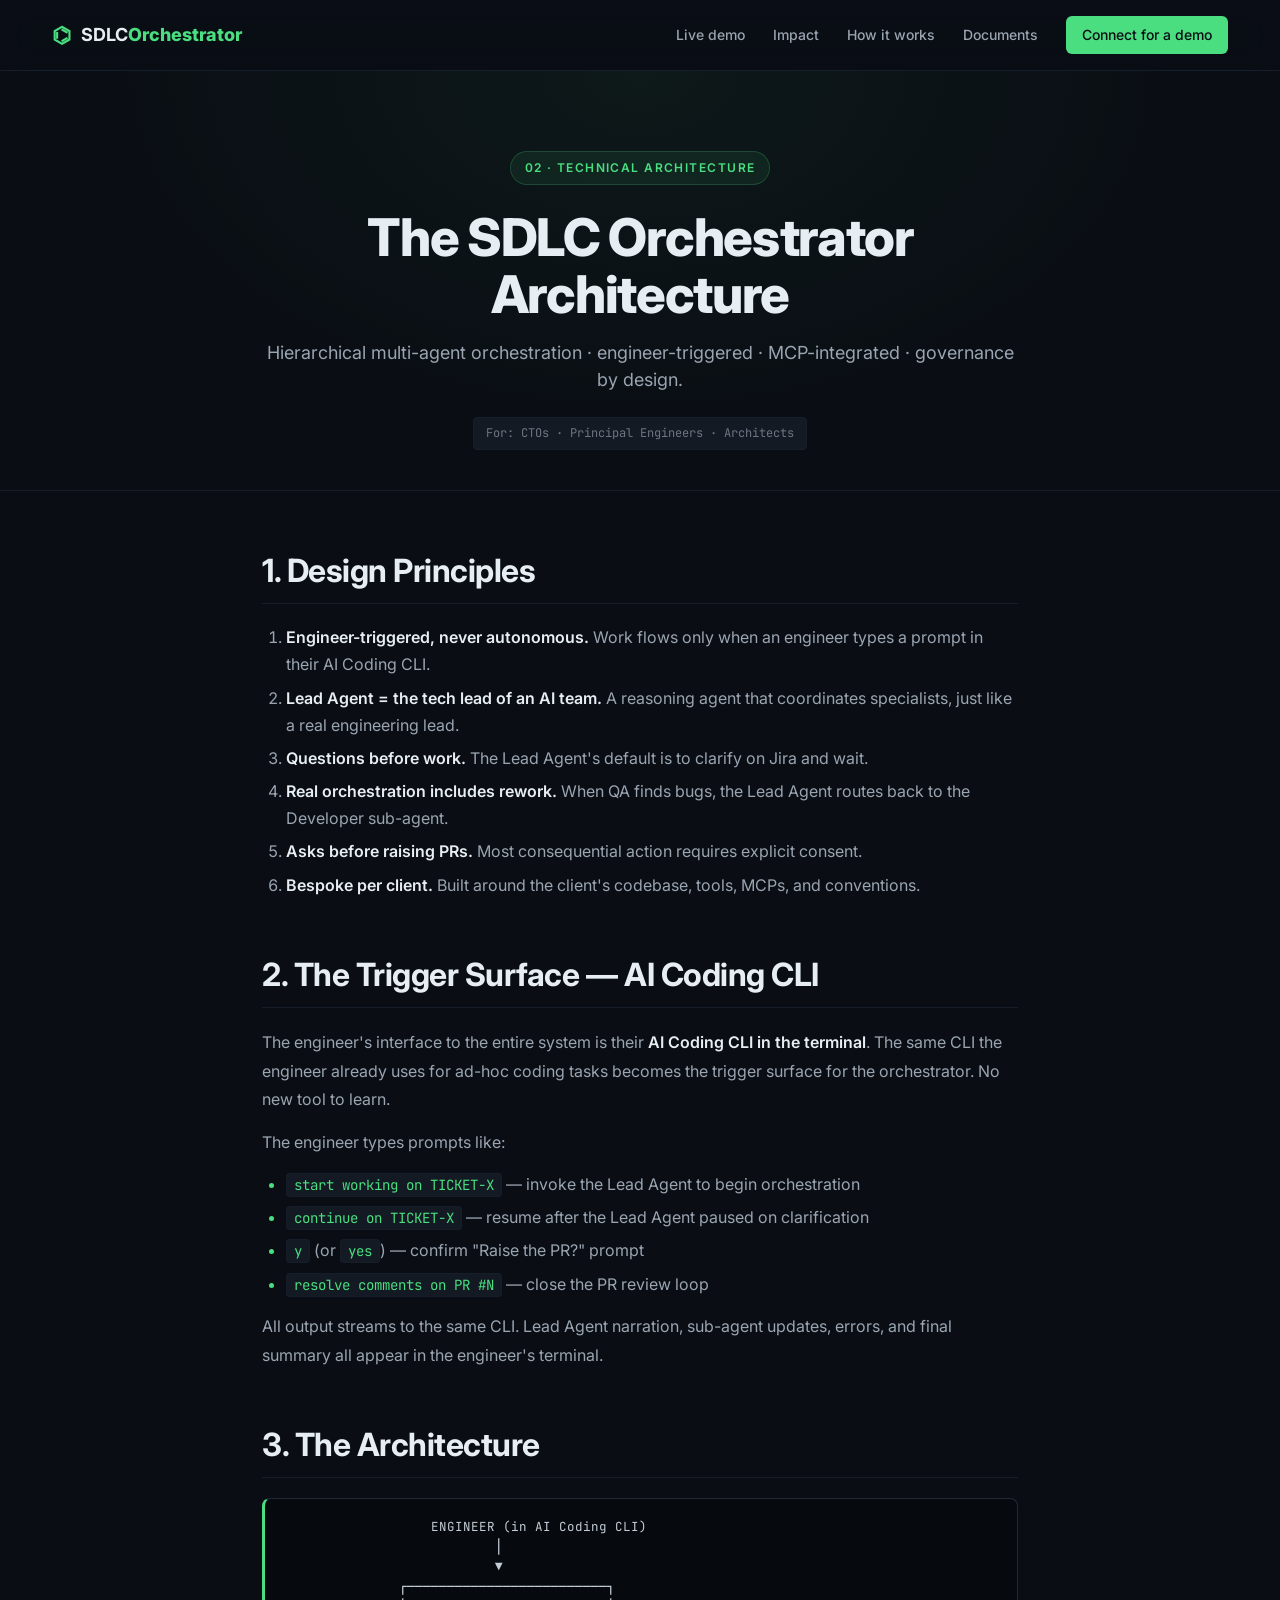
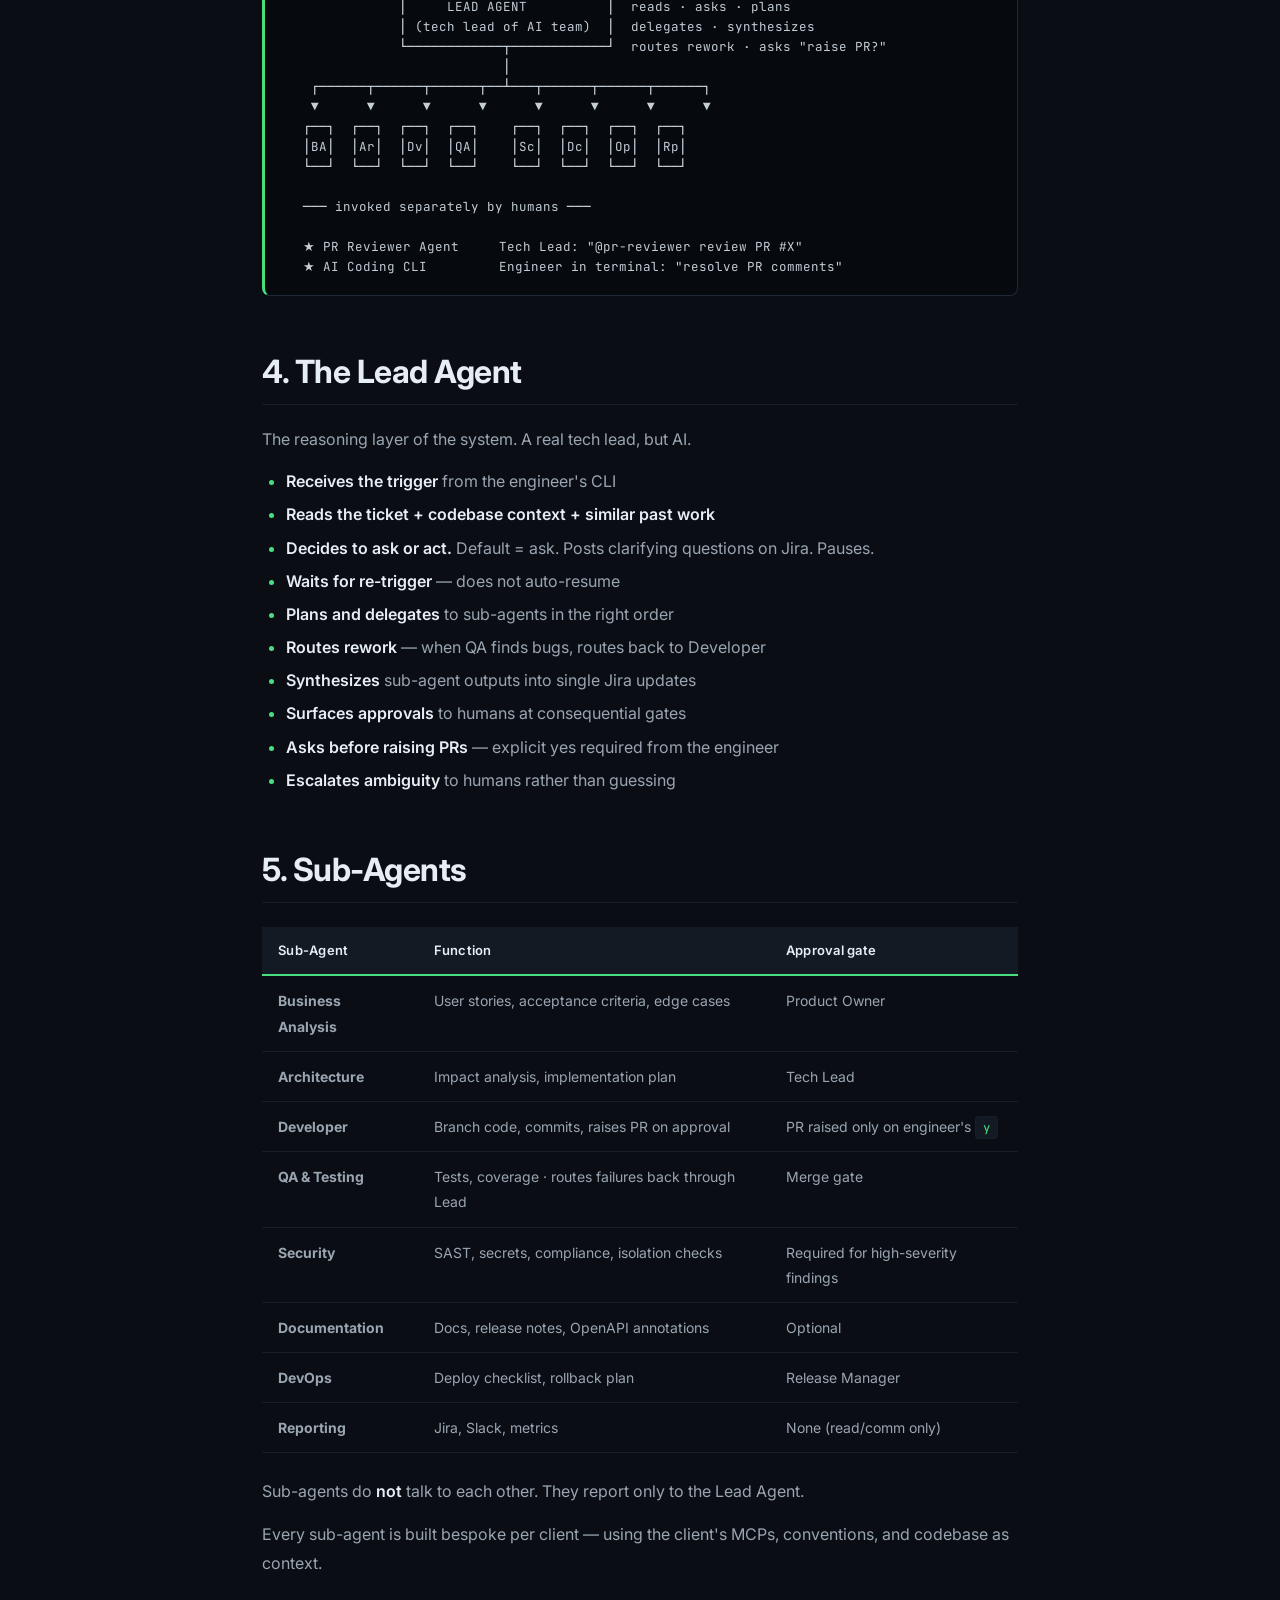
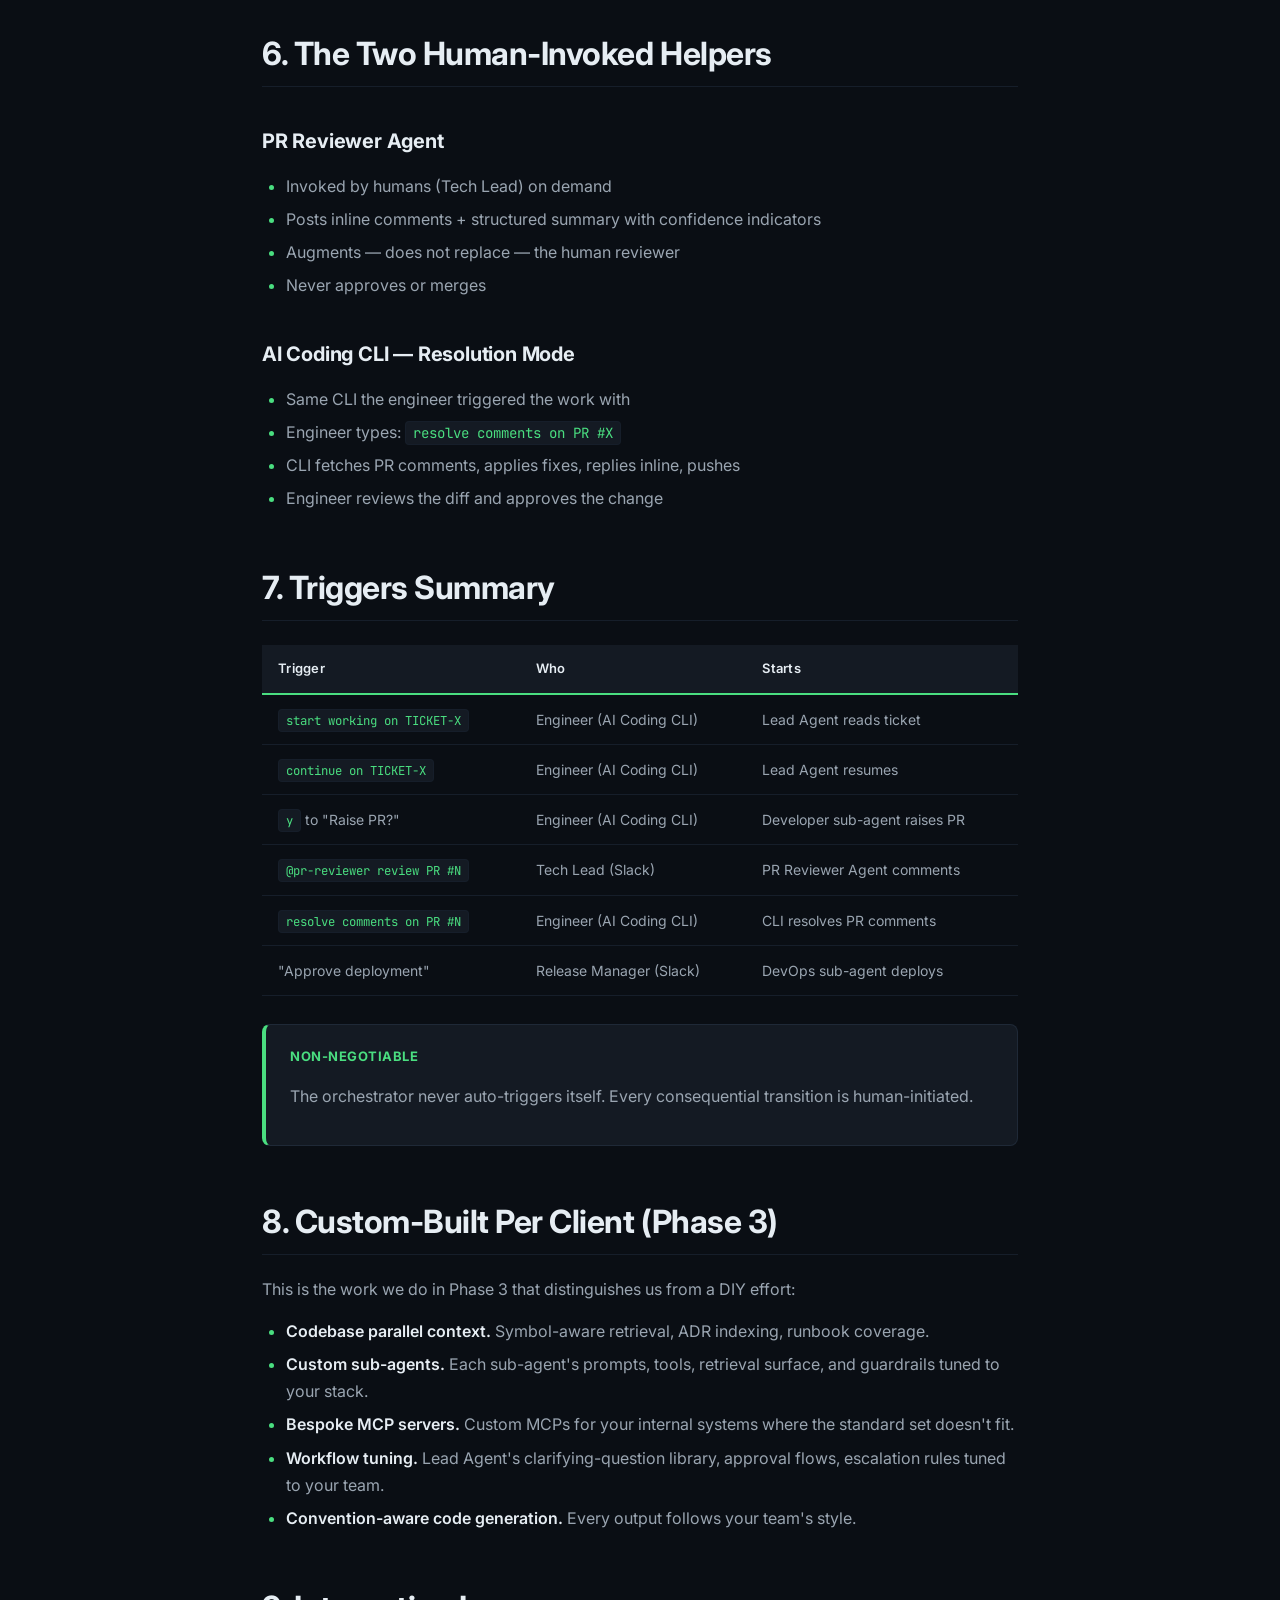
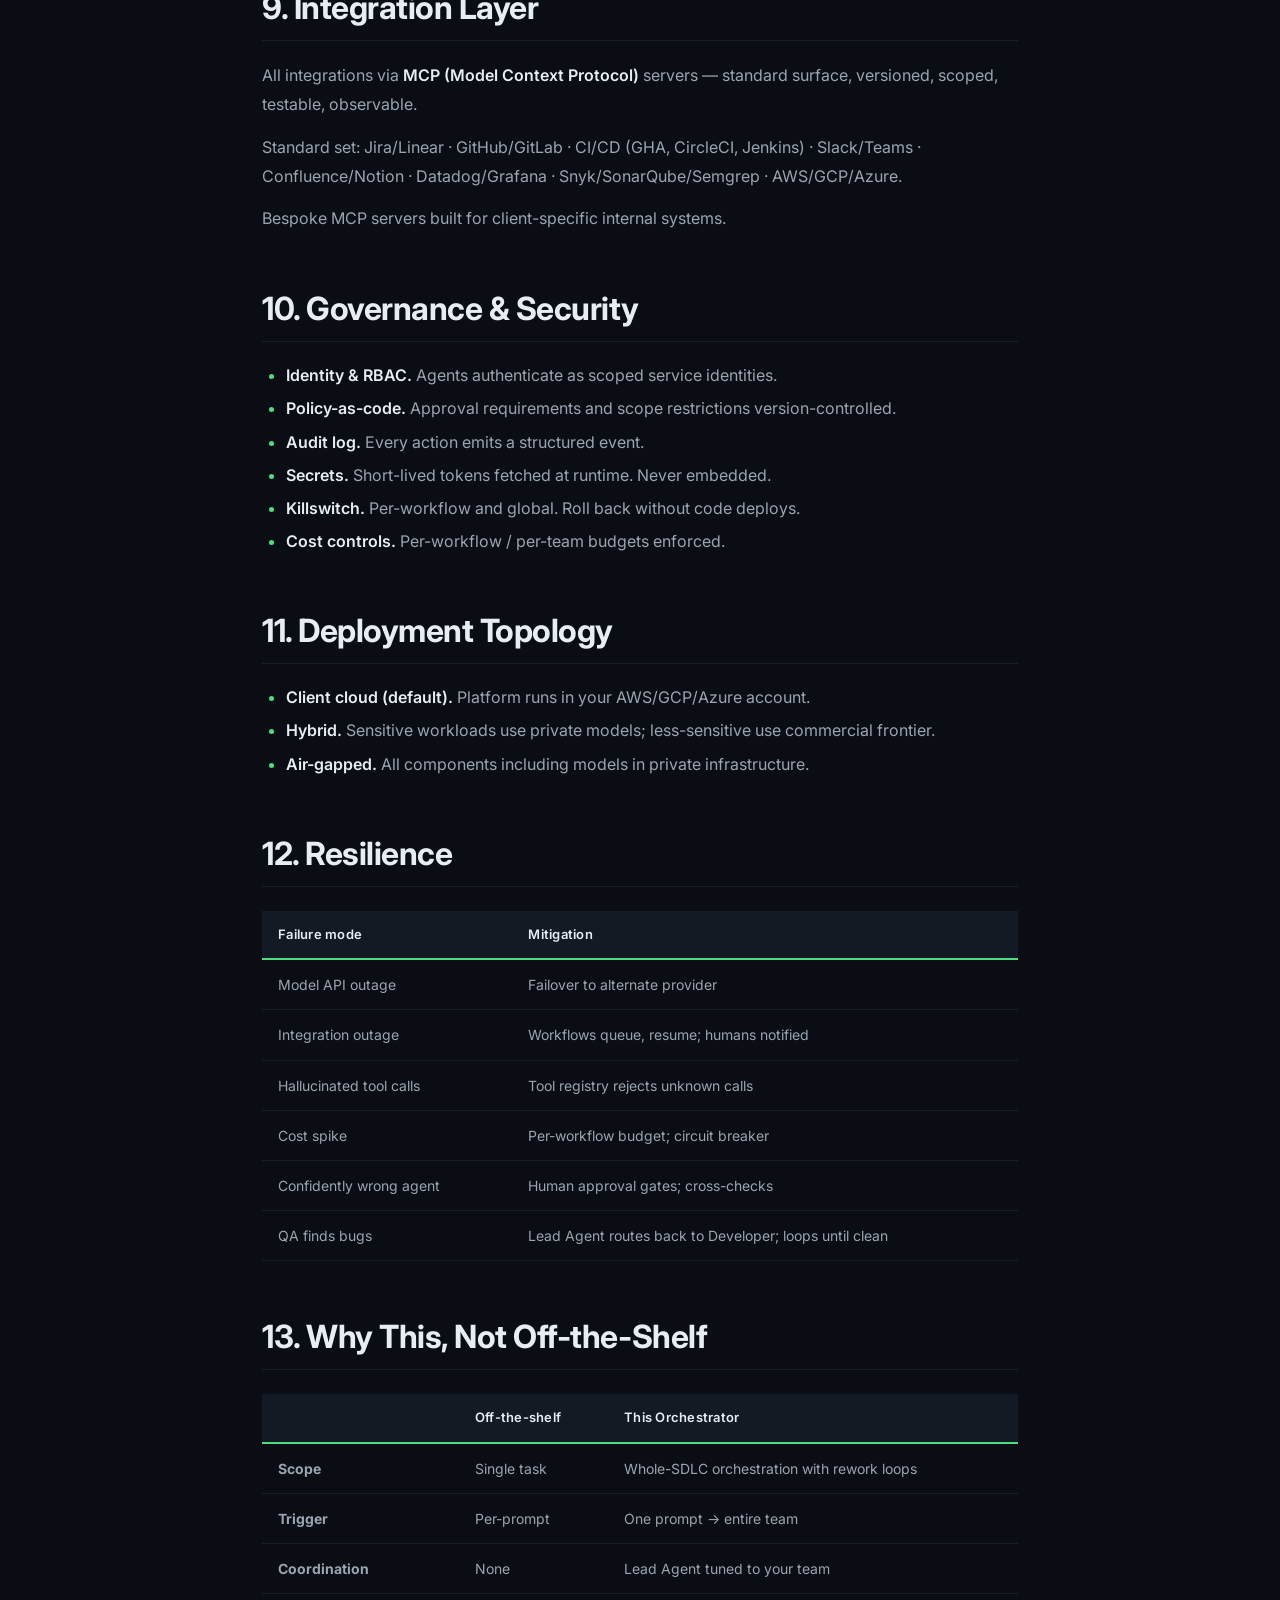
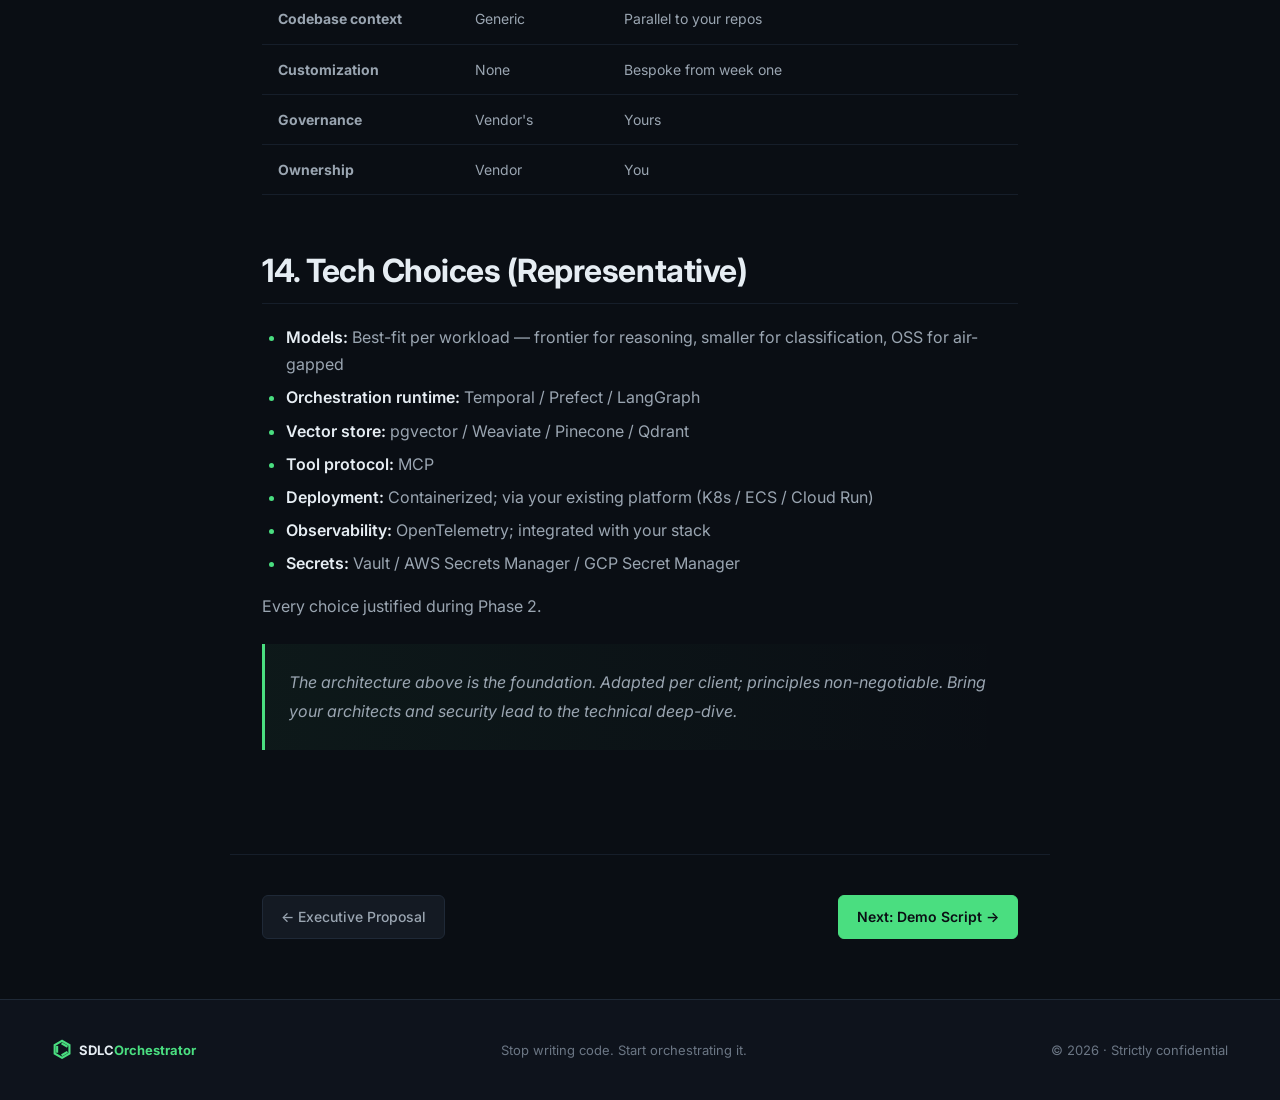
<file: docs/architecture.html>
<!DOCTYPE html>
<html lang="en">
<head>
  <meta charset="UTF-8" />
  <meta name="viewport" content="width=device-width, initial-scale=1.0" />
  <title>Technical Architecture — SDLC Orchestrator</title>
  <meta name="description" content="The architecture of the SDLC Orchestrator — Lead Agent, sub-agents, MCP integration, governance, deployment." />
  <link rel="stylesheet" href="styles.css" />
  <link rel="stylesheet" href="doc.css" />
  <link rel="preconnect" href="https://fonts.googleapis.com" />
  <link rel="preconnect" href="https://fonts.gstatic.com" crossorigin />
  <link href="https://fonts.googleapis.com/css2?family=Inter:wght@400;500;600;700;800&family=JetBrains+Mono:wght@400;500&display=swap" rel="stylesheet" />
</head>
<body>

  <nav class="nav">
    <div class="nav-inner">
      <a href="index.html" class="brand">
        <span class="brand-mark">⌬</span>
        <span class="brand-name">SDLC<em>Orchestrator</em></span>
      </a>
      <div class="nav-links">
        <a href="index.html#demo">Live demo</a>
        <a href="index.html#impact">Impact</a>
        <a href="index.html#how">How it works</a>
        <a href="library.html">Documents</a>
        <a href="https://www.linkedin.com/in/harshpatel4905/" target="_blank" rel="noopener" class="nav-cta">Connect for a demo</a>
      </div>
    </div>
  </nav>

  <section class="doc-hero">
    <div class="doc-hero-inner">
      <div class="doc-eyebrow">02 · Technical Architecture</div>
      <h1 class="doc-title">The SDLC Orchestrator Architecture</h1>
      <p class="doc-subtitle">Hierarchical multi-agent orchestration · engineer-triggered · MCP-integrated · governance by design.</p>
      <div class="doc-meta">For: CTOs · Principal Engineers · Architects</div>
    </div>
  </section>

  <article class="doc-content">

    <h2>1. Design Principles</h2>
    <ol>
      <li><strong>Engineer-triggered, never autonomous.</strong> Work flows only when an engineer types a prompt in their AI Coding CLI.</li>
      <li><strong>Lead Agent = the tech lead of an AI team.</strong> A reasoning agent that coordinates specialists, just like a real engineering lead.</li>
      <li><strong>Questions before work.</strong> The Lead Agent's default is to clarify on Jira and wait.</li>
      <li><strong>Real orchestration includes rework.</strong> When QA finds bugs, the Lead Agent routes back to the Developer sub-agent.</li>
      <li><strong>Asks before raising PRs.</strong> Most consequential action requires explicit consent.</li>
      <li><strong>Bespoke per client.</strong> Built around the client's codebase, tools, MCPs, and conventions.</li>
    </ol>

    <h2>2. The Trigger Surface — AI Coding CLI</h2>
    <p>The engineer's interface to the entire system is their <strong>AI Coding CLI in the terminal</strong>. The same CLI the engineer already uses for ad-hoc coding tasks becomes the trigger surface for the orchestrator. No new tool to learn.</p>
    <p>The engineer types prompts like:</p>
    <ul>
      <li><code>start working on TICKET-X</code> — invoke the Lead Agent to begin orchestration</li>
      <li><code>continue on TICKET-X</code> — resume after the Lead Agent paused on clarification</li>
      <li><code>y</code> (or <code>yes</code>) — confirm "Raise the PR?" prompt</li>
      <li><code>resolve comments on PR #N</code> — close the PR review loop</li>
    </ul>
    <p>All output streams to the same CLI. Lead Agent narration, sub-agent updates, errors, and final summary all appear in the engineer's terminal.</p>

    <h2>3. The Architecture</h2>
<pre>                  ENGINEER (in AI Coding CLI)
                          │
                          ▼
              ┌─────────────────────────┐
              │     LEAD AGENT          │  reads · asks · plans
              │ (tech lead of AI team)  │  delegates · synthesizes
              └────────────┬────────────┘  routes rework · asks "raise PR?"
                           │
   ┌──────┬──────┬──────┬──┴───┬──────┬──────┬──────┐
   ▼      ▼      ▼      ▼      ▼      ▼      ▼      ▼
  ┌──┐  ┌──┐  ┌──┐  ┌──┐    ┌──┐  ┌──┐  ┌──┐  ┌──┐
  │BA│  │Ar│  │Dv│  │QA│    │Sc│  │Dc│  │Op│  │Rp│
  └──┘  └──┘  └──┘  └──┘    └──┘  └──┘  └──┘  └──┘

  ─── invoked separately by humans ───

  ★ PR Reviewer Agent     Tech Lead: "@pr-reviewer review PR #X"
  ★ AI Coding CLI         Engineer in terminal: "resolve PR comments"</pre>

    <h2>4. The Lead Agent</h2>
    <p>The reasoning layer of the system. A real tech lead, but AI.</p>
    <ul>
      <li><strong>Receives the trigger</strong> from the engineer's CLI</li>
      <li><strong>Reads the ticket + codebase context + similar past work</strong></li>
      <li><strong>Decides to ask or act.</strong> Default = ask. Posts clarifying questions on Jira. Pauses.</li>
      <li><strong>Waits for re-trigger</strong> — does not auto-resume</li>
      <li><strong>Plans and delegates</strong> to sub-agents in the right order</li>
      <li><strong>Routes rework</strong> — when QA finds bugs, routes back to Developer</li>
      <li><strong>Synthesizes</strong> sub-agent outputs into single Jira updates</li>
      <li><strong>Surfaces approvals</strong> to humans at consequential gates</li>
      <li><strong>Asks before raising PRs</strong> — explicit yes required from the engineer</li>
      <li><strong>Escalates ambiguity</strong> to humans rather than guessing</li>
    </ul>

    <h2>5. Sub-Agents</h2>
    <table>
      <thead>
        <tr><th>Sub-Agent</th><th>Function</th><th>Approval gate</th></tr>
      </thead>
      <tbody>
        <tr><td><strong>Business Analysis</strong></td><td>User stories, acceptance criteria, edge cases</td><td>Product Owner</td></tr>
        <tr><td><strong>Architecture</strong></td><td>Impact analysis, implementation plan</td><td>Tech Lead</td></tr>
        <tr><td><strong>Developer</strong></td><td>Branch code, commits, raises PR on approval</td><td>PR raised only on engineer's <code>y</code></td></tr>
        <tr><td><strong>QA &amp; Testing</strong></td><td>Tests, coverage · routes failures back through Lead</td><td>Merge gate</td></tr>
        <tr><td><strong>Security</strong></td><td>SAST, secrets, compliance, isolation checks</td><td>Required for high-severity findings</td></tr>
        <tr><td><strong>Documentation</strong></td><td>Docs, release notes, OpenAPI annotations</td><td>Optional</td></tr>
        <tr><td><strong>DevOps</strong></td><td>Deploy checklist, rollback plan</td><td>Release Manager</td></tr>
        <tr><td><strong>Reporting</strong></td><td>Jira, Slack, metrics</td><td>None (read/comm only)</td></tr>
      </tbody>
    </table>
    <p>Sub-agents do <strong>not</strong> talk to each other. They report only to the Lead Agent.</p>
    <p>Every sub-agent is built bespoke per client — using the client's MCPs, conventions, and codebase as context.</p>

    <h2>6. The Two Human-Invoked Helpers</h2>
    <h3>PR Reviewer Agent</h3>
    <ul>
      <li>Invoked by humans (Tech Lead) on demand</li>
      <li>Posts inline comments + structured summary with confidence indicators</li>
      <li>Augments — does not replace — the human reviewer</li>
      <li>Never approves or merges</li>
    </ul>
    <h3>AI Coding CLI — Resolution Mode</h3>
    <ul>
      <li>Same CLI the engineer triggered the work with</li>
      <li>Engineer types: <code>resolve comments on PR #X</code></li>
      <li>CLI fetches PR comments, applies fixes, replies inline, pushes</li>
      <li>Engineer reviews the diff and approves the change</li>
    </ul>

    <h2>7. Triggers Summary</h2>
    <table>
      <thead>
        <tr><th>Trigger</th><th>Who</th><th>Starts</th></tr>
      </thead>
      <tbody>
        <tr><td><code>start working on TICKET-X</code></td><td>Engineer (AI Coding CLI)</td><td>Lead Agent reads ticket</td></tr>
        <tr><td><code>continue on TICKET-X</code></td><td>Engineer (AI Coding CLI)</td><td>Lead Agent resumes</td></tr>
        <tr><td><code>y</code> to "Raise PR?"</td><td>Engineer (AI Coding CLI)</td><td>Developer sub-agent raises PR</td></tr>
        <tr><td><code>@pr-reviewer review PR #N</code></td><td>Tech Lead (Slack)</td><td>PR Reviewer Agent comments</td></tr>
        <tr><td><code>resolve comments on PR #N</code></td><td>Engineer (AI Coding CLI)</td><td>CLI resolves PR comments</td></tr>
        <tr><td>"Approve deployment"</td><td>Release Manager (Slack)</td><td>DevOps sub-agent deploys</td></tr>
      </tbody>
    </table>
    <div class="callout">
      <div class="callout-title">Non-negotiable</div>
      <p>The orchestrator never auto-triggers itself. Every consequential transition is human-initiated.</p>
    </div>

    <h2>8. Custom-Built Per Client (Phase 3)</h2>
    <p>This is the work we do in Phase 3 that distinguishes us from a DIY effort:</p>
    <ul>
      <li><strong>Codebase parallel context.</strong> Symbol-aware retrieval, ADR indexing, runbook coverage.</li>
      <li><strong>Custom sub-agents.</strong> Each sub-agent's prompts, tools, retrieval surface, and guardrails tuned to your stack.</li>
      <li><strong>Bespoke MCP servers.</strong> Custom MCPs for your internal systems where the standard set doesn't fit.</li>
      <li><strong>Workflow tuning.</strong> Lead Agent's clarifying-question library, approval flows, escalation rules tuned to your team.</li>
      <li><strong>Convention-aware code generation.</strong> Every output follows your team's style.</li>
    </ul>

    <h2>9. Integration Layer</h2>
    <p>All integrations via <strong>MCP (Model Context Protocol)</strong> servers — standard surface, versioned, scoped, testable, observable.</p>
    <p>Standard set: Jira/Linear · GitHub/GitLab · CI/CD (GHA, CircleCI, Jenkins) · Slack/Teams · Confluence/Notion · Datadog/Grafana · Snyk/SonarQube/Semgrep · AWS/GCP/Azure.</p>
    <p>Bespoke MCP servers built for client-specific internal systems.</p>

    <h2>10. Governance &amp; Security</h2>
    <ul>
      <li><strong>Identity &amp; RBAC.</strong> Agents authenticate as scoped service identities.</li>
      <li><strong>Policy-as-code.</strong> Approval requirements and scope restrictions version-controlled.</li>
      <li><strong>Audit log.</strong> Every action emits a structured event.</li>
      <li><strong>Secrets.</strong> Short-lived tokens fetched at runtime. Never embedded.</li>
      <li><strong>Killswitch.</strong> Per-workflow and global. Roll back without code deploys.</li>
      <li><strong>Cost controls.</strong> Per-workflow / per-team budgets enforced.</li>
    </ul>

    <h2>11. Deployment Topology</h2>
    <ul>
      <li><strong>Client cloud (default).</strong> Platform runs in your AWS/GCP/Azure account.</li>
      <li><strong>Hybrid.</strong> Sensitive workloads use private models; less-sensitive use commercial frontier.</li>
      <li><strong>Air-gapped.</strong> All components including models in private infrastructure.</li>
    </ul>

    <h2>12. Resilience</h2>
    <table>
      <thead>
        <tr><th>Failure mode</th><th>Mitigation</th></tr>
      </thead>
      <tbody>
        <tr><td>Model API outage</td><td>Failover to alternate provider</td></tr>
        <tr><td>Integration outage</td><td>Workflows queue, resume; humans notified</td></tr>
        <tr><td>Hallucinated tool calls</td><td>Tool registry rejects unknown calls</td></tr>
        <tr><td>Cost spike</td><td>Per-workflow budget; circuit breaker</td></tr>
        <tr><td>Confidently wrong agent</td><td>Human approval gates; cross-checks</td></tr>
        <tr><td>QA finds bugs</td><td>Lead Agent routes back to Developer; loops until clean</td></tr>
      </tbody>
    </table>

    <h2>13. Why This, Not Off-the-Shelf</h2>
    <table>
      <thead>
        <tr><th></th><th>Off-the-shelf</th><th>This Orchestrator</th></tr>
      </thead>
      <tbody>
        <tr><td><strong>Scope</strong></td><td>Single task</td><td>Whole-SDLC orchestration with rework loops</td></tr>
        <tr><td><strong>Trigger</strong></td><td>Per-prompt</td><td>One prompt → entire team</td></tr>
        <tr><td><strong>Coordination</strong></td><td>None</td><td>Lead Agent tuned to your team</td></tr>
        <tr><td><strong>Codebase context</strong></td><td>Generic</td><td>Parallel to your repos</td></tr>
        <tr><td><strong>Customization</strong></td><td>None</td><td>Bespoke from week one</td></tr>
        <tr><td><strong>Governance</strong></td><td>Vendor's</td><td>Yours</td></tr>
        <tr><td><strong>Ownership</strong></td><td>Vendor</td><td>You</td></tr>
      </tbody>
    </table>

    <h2>14. Tech Choices (Representative)</h2>
    <ul>
      <li><strong>Models:</strong> Best-fit per workload — frontier for reasoning, smaller for classification, OSS for air-gapped</li>
      <li><strong>Orchestration runtime:</strong> Temporal / Prefect / LangGraph</li>
      <li><strong>Vector store:</strong> pgvector / Weaviate / Pinecone / Qdrant</li>
      <li><strong>Tool protocol:</strong> MCP</li>
      <li><strong>Deployment:</strong> Containerized; via your existing platform (K8s / ECS / Cloud Run)</li>
      <li><strong>Observability:</strong> OpenTelemetry; integrated with your stack</li>
      <li><strong>Secrets:</strong> Vault / AWS Secrets Manager / GCP Secret Manager</li>
    </ul>
    <p>Every choice justified during Phase 2.</p>

    <blockquote>
      <p>The architecture above is the foundation. Adapted per client; principles non-negotiable. Bring your architects and security lead to the technical deep-dive.</p>
    </blockquote>

  </article>

  <div class="doc-footer-nav">
    <a href="proposal.html" class="doc-footer-link">← Executive Proposal</a>
    <a href="demo.html" class="doc-footer-link doc-footer-link-primary">Next: Demo Script →</a>
  </div>

  <footer class="footer">
    <div class="container footer-inner">
      <div class="footer-brand">
        <span class="brand-mark">⌬</span>
        <span>SDLC<em>Orchestrator</em></span>
      </div>
      <div class="footer-tag">Stop writing code. Start orchestrating it.</div>
      <div class="footer-meta">© 2026 · Strictly confidential</div>
    </div>
  </footer>

</body>
</html>
</file>
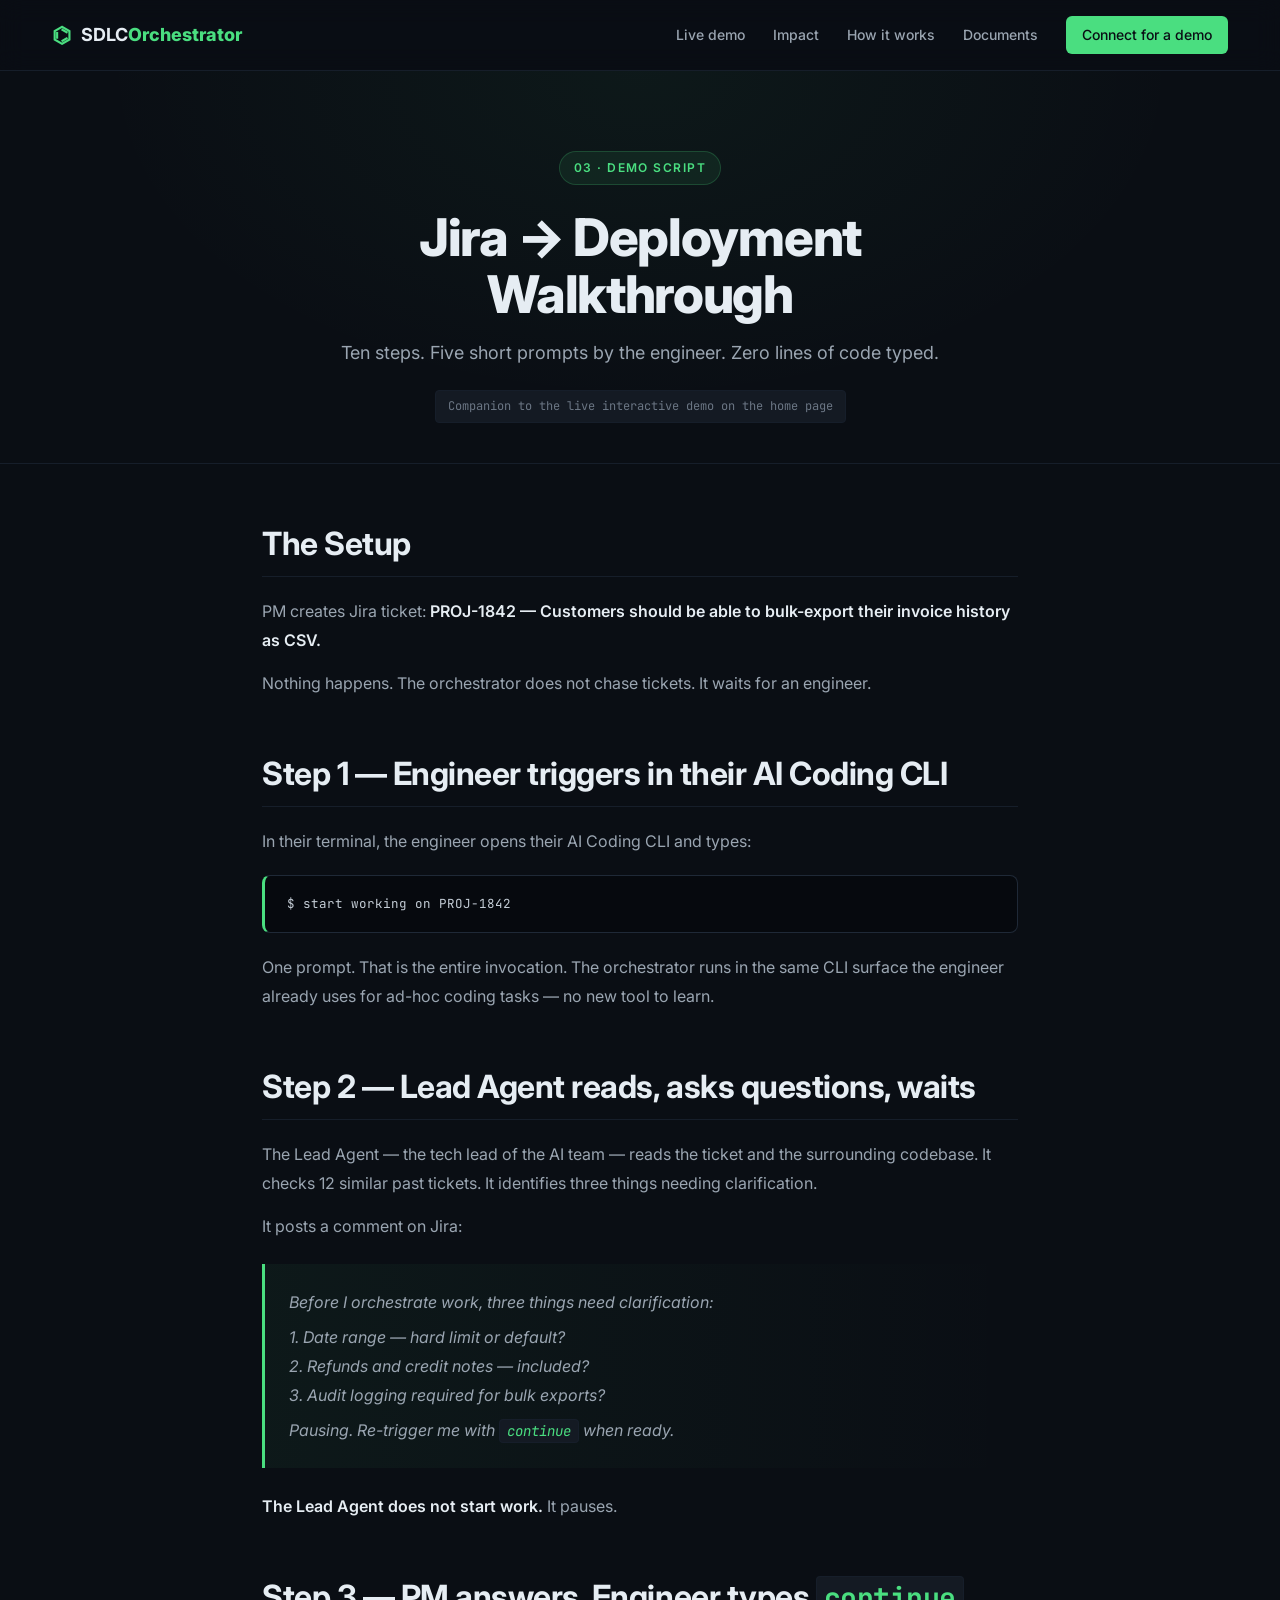
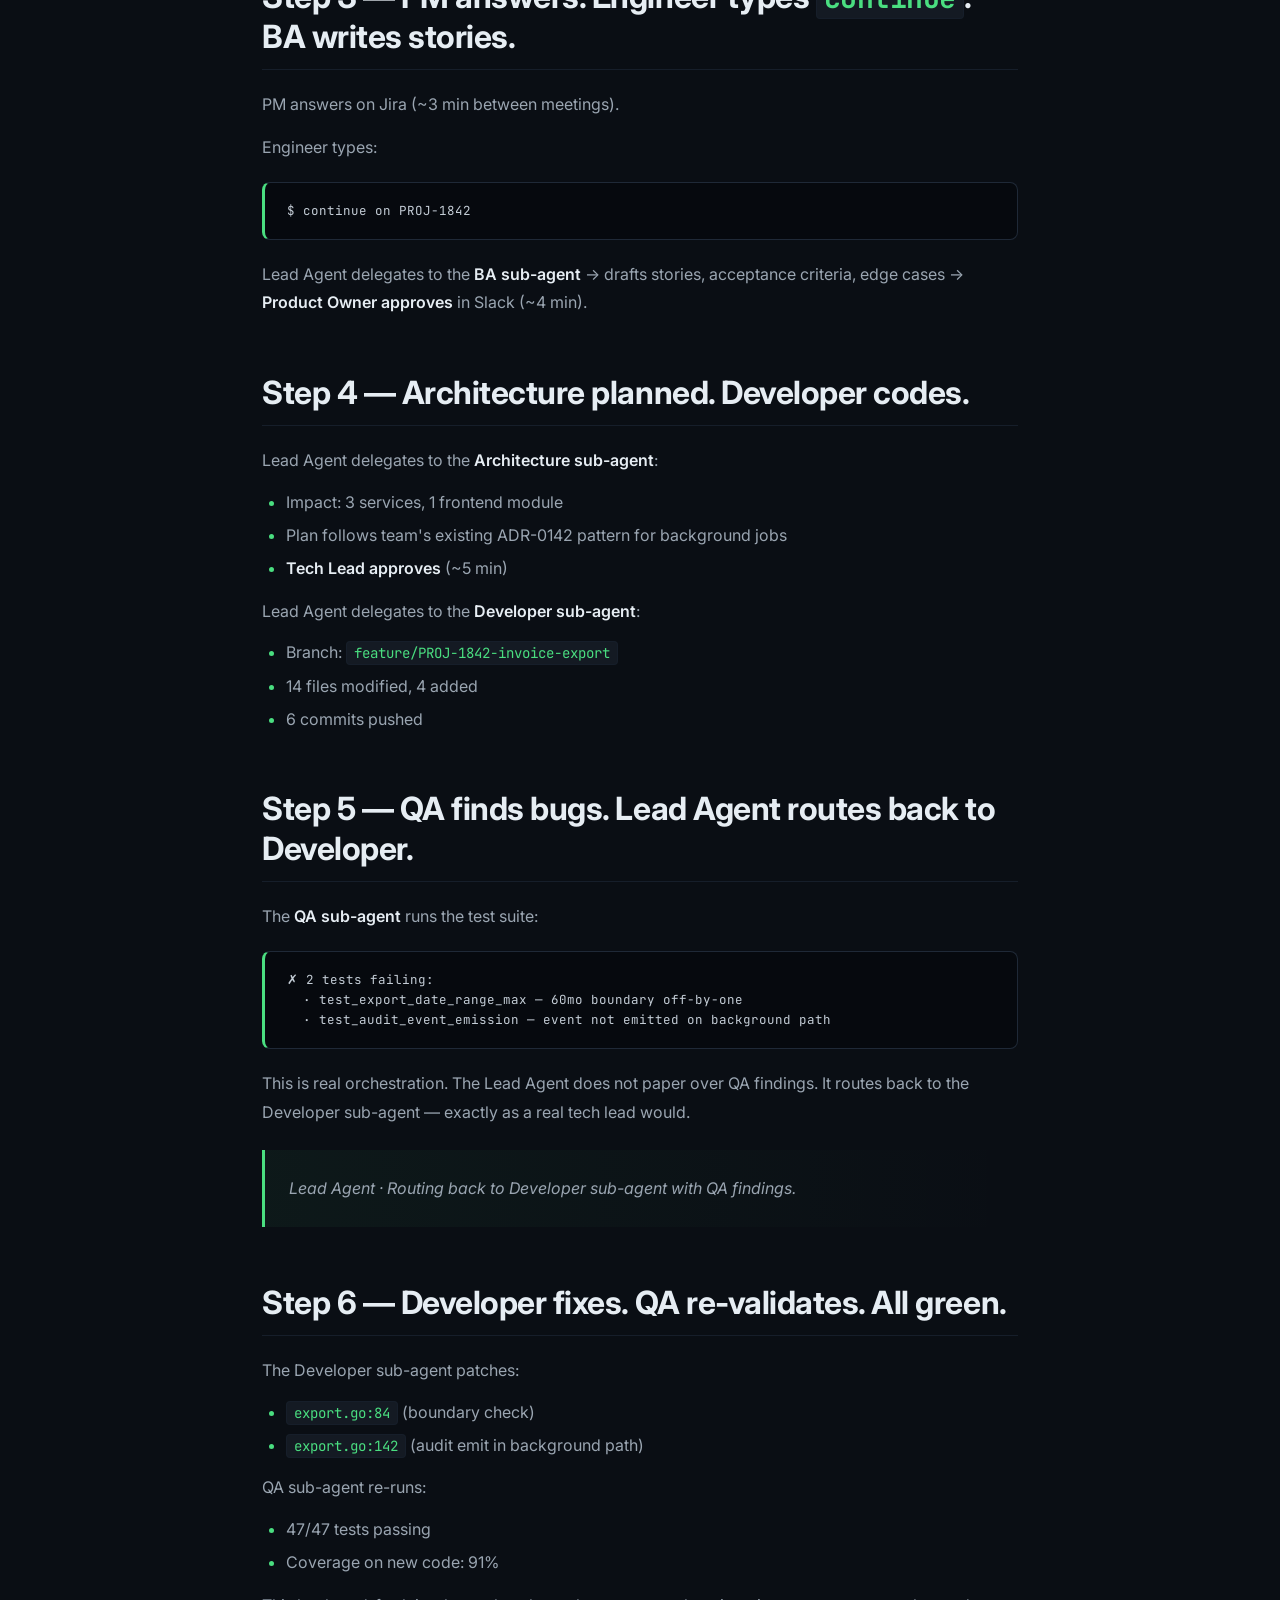
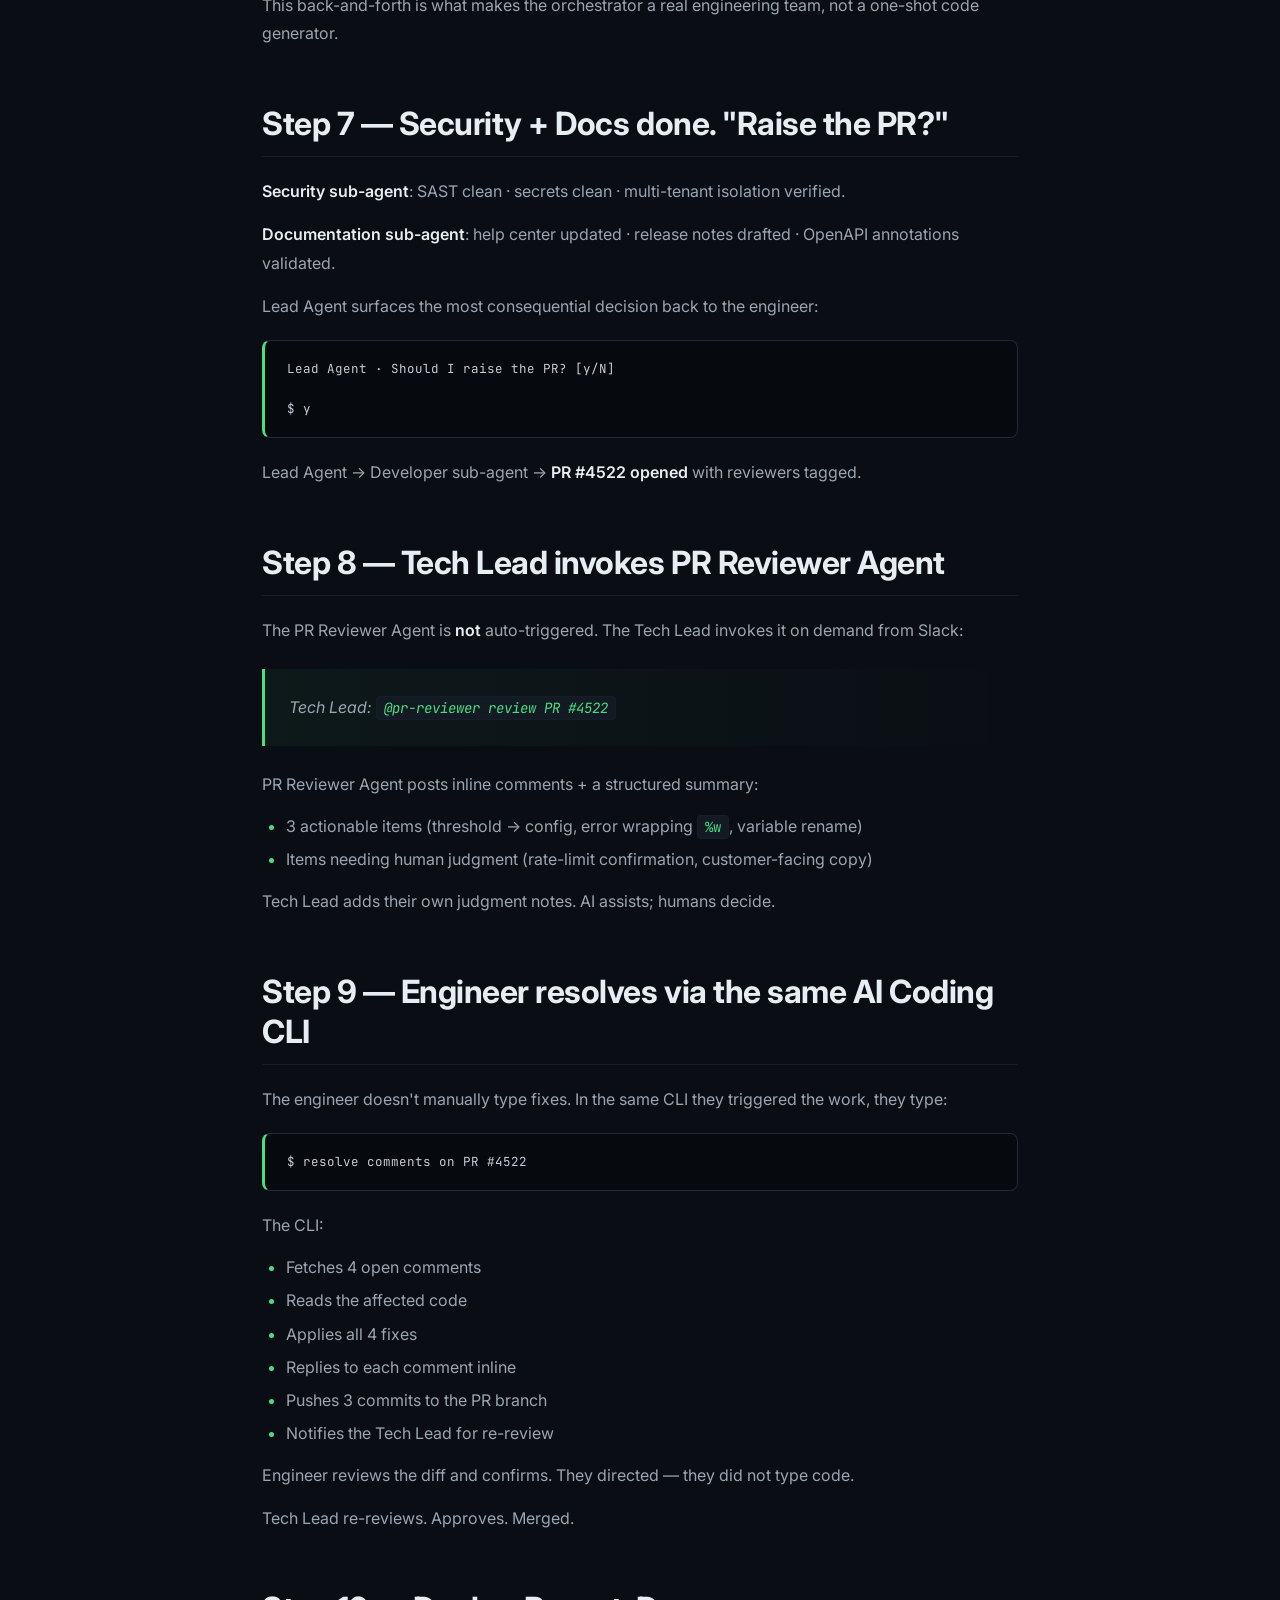
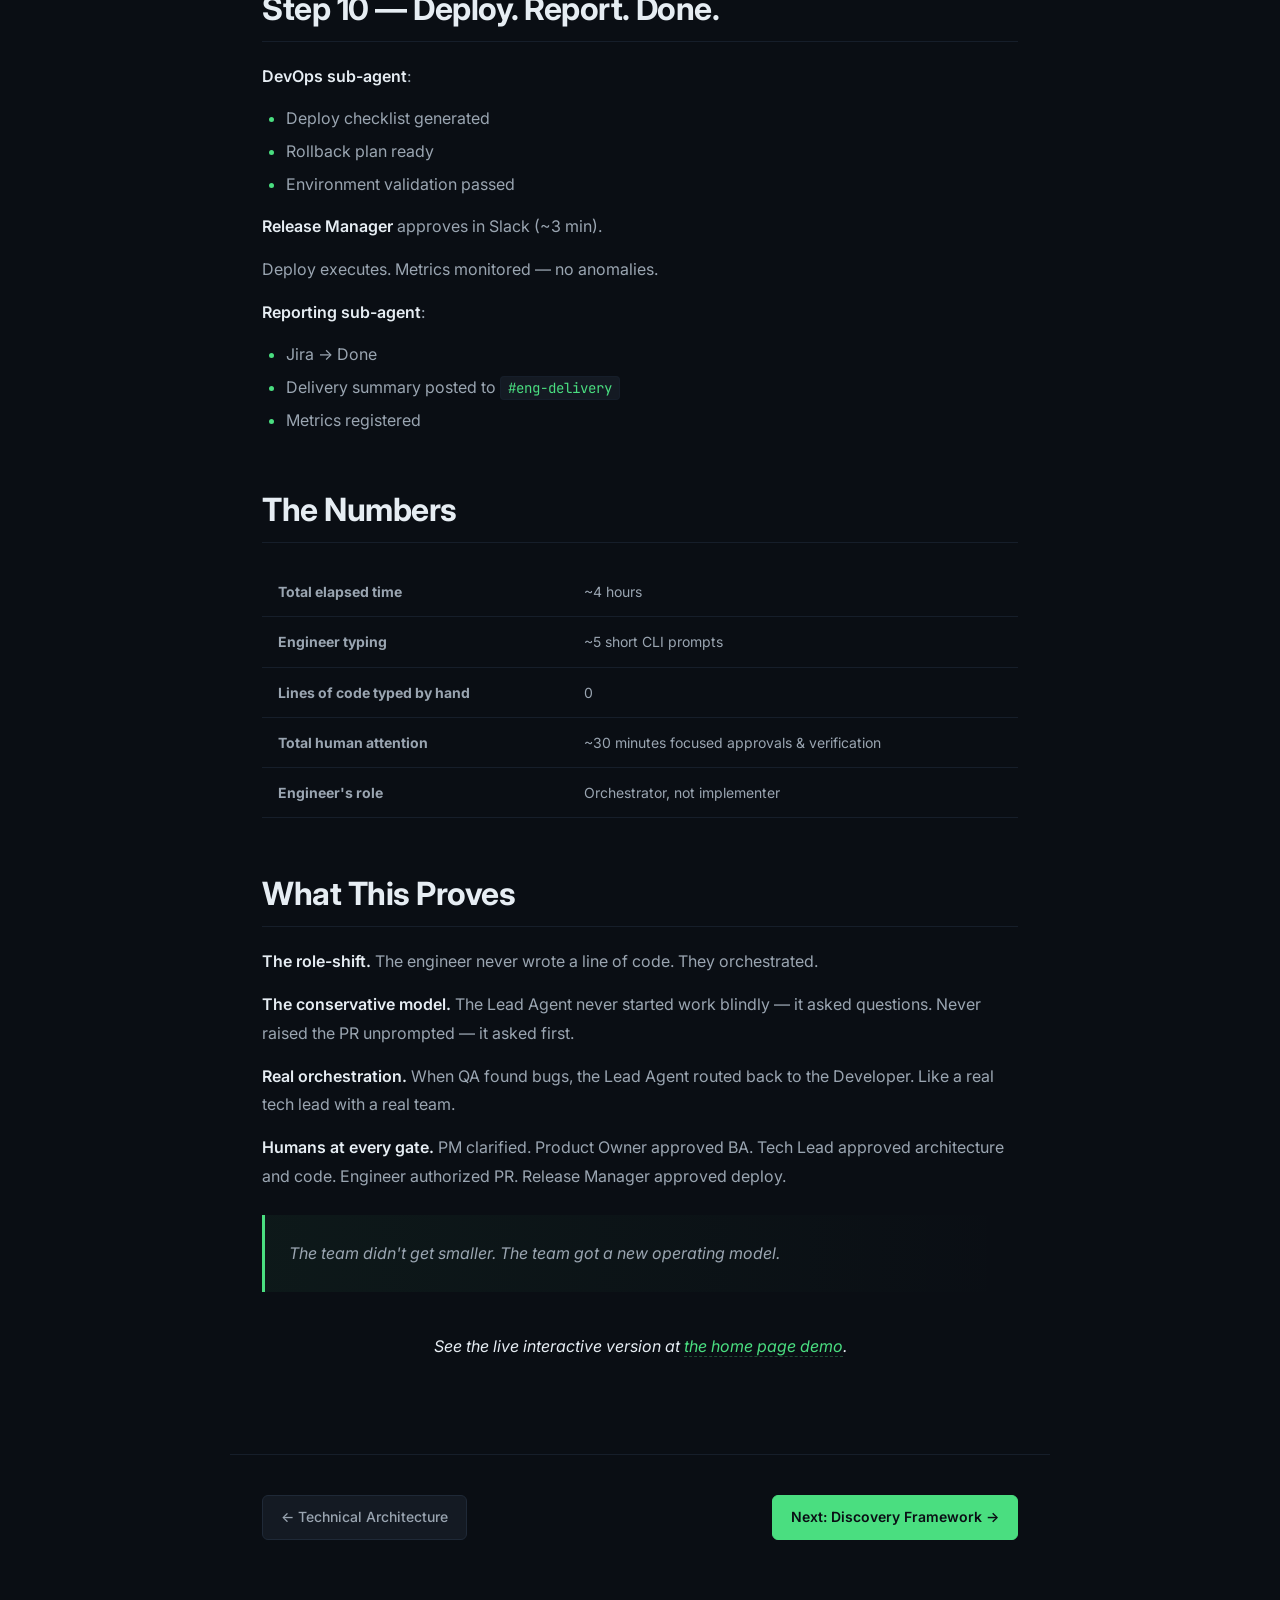
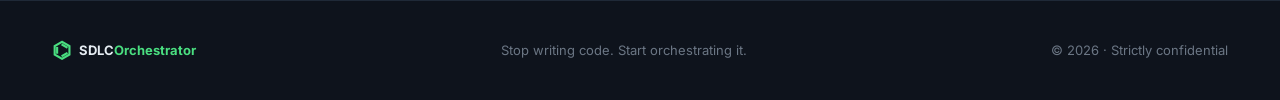
<file: docs/demo.html>
<!DOCTYPE html>
<html lang="en">
<head>
  <meta charset="UTF-8" />
  <meta name="viewport" content="width=device-width, initial-scale=1.0" />
  <title>Demo Script: Jira → Deployment — SDLC Orchestrator</title>
  <meta name="description" content="Narrated 10-step walkthrough — including the QA bug-loop where the Lead Agent routes work back to the Developer." />
  <link rel="stylesheet" href="styles.css" />
  <link rel="stylesheet" href="doc.css" />
  <link rel="preconnect" href="https://fonts.googleapis.com" />
  <link rel="preconnect" href="https://fonts.gstatic.com" crossorigin />
  <link href="https://fonts.googleapis.com/css2?family=Inter:wght@400;500;600;700;800&family=JetBrains+Mono:wght@400;500&display=swap" rel="stylesheet" />
</head>
<body>

  <nav class="nav">
    <div class="nav-inner">
      <a href="index.html" class="brand">
        <span class="brand-mark">⌬</span>
        <span class="brand-name">SDLC<em>Orchestrator</em></span>
      </a>
      <div class="nav-links">
        <a href="index.html#demo">Live demo</a>
        <a href="index.html#impact">Impact</a>
        <a href="index.html#how">How it works</a>
        <a href="library.html">Documents</a>
        <a href="https://www.linkedin.com/in/harshpatel4905/" target="_blank" rel="noopener" class="nav-cta">Connect for a demo</a>
      </div>
    </div>
  </nav>

  <section class="doc-hero">
    <div class="doc-hero-inner">
      <div class="doc-eyebrow">03 · Demo Script</div>
      <h1 class="doc-title">Jira → Deployment Walkthrough</h1>
      <p class="doc-subtitle">Ten steps. Five short prompts by the engineer. Zero lines of code typed.</p>
      <div class="doc-meta">Companion to the live interactive demo on the home page</div>
    </div>
  </section>

  <article class="doc-content">

    <h2>The Setup</h2>
    <p>PM creates Jira ticket: <strong>PROJ-1842 — Customers should be able to bulk-export their invoice history as CSV.</strong></p>
    <p>Nothing happens. The orchestrator does not chase tickets. It waits for an engineer.</p>

    <h2>Step 1 — Engineer triggers in their AI Coding CLI</h2>
    <p>In their terminal, the engineer opens their AI Coding CLI and types:</p>
    <pre>$ start working on PROJ-1842</pre>
    <p>One prompt. That is the entire invocation. The orchestrator runs in the same CLI surface the engineer already uses for ad-hoc coding tasks — no new tool to learn.</p>

    <h2>Step 2 — Lead Agent reads, asks questions, waits</h2>
    <p>The Lead Agent — the tech lead of the AI team — reads the ticket and the surrounding codebase. It checks 12 similar past tickets. It identifies three things needing clarification.</p>
    <p>It posts a comment on Jira:</p>
    <blockquote>
      <p>Before I orchestrate work, three things need clarification:</p>
      <p>1. Date range — hard limit or default?<br/>2. Refunds and credit notes — included?<br/>3. Audit logging required for bulk exports?</p>
      <p>Pausing. Re-trigger me with <code>continue</code> when ready.</p>
    </blockquote>
    <p><strong>The Lead Agent does not start work.</strong> It pauses.</p>

    <h2>Step 3 — PM answers. Engineer types <code>continue</code>. BA writes stories.</h2>
    <p>PM answers on Jira (~3 min between meetings).</p>
    <p>Engineer types:</p>
    <pre>$ continue on PROJ-1842</pre>
    <p>Lead Agent delegates to the <strong>BA sub-agent</strong> → drafts stories, acceptance criteria, edge cases → <strong>Product Owner approves</strong> in Slack (~4 min).</p>

    <h2>Step 4 — Architecture planned. Developer codes.</h2>
    <p>Lead Agent delegates to the <strong>Architecture sub-agent</strong>:</p>
    <ul>
      <li>Impact: 3 services, 1 frontend module</li>
      <li>Plan follows team's existing ADR-0142 pattern for background jobs</li>
      <li><strong>Tech Lead approves</strong> (~5 min)</li>
    </ul>
    <p>Lead Agent delegates to the <strong>Developer sub-agent</strong>:</p>
    <ul>
      <li>Branch: <code>feature/PROJ-1842-invoice-export</code></li>
      <li>14 files modified, 4 added</li>
      <li>6 commits pushed</li>
    </ul>

    <h2>Step 5 — QA finds bugs. Lead Agent routes back to Developer.</h2>
    <p>The <strong>QA sub-agent</strong> runs the test suite:</p>
    <pre>✗ 2 tests failing:
  · test_export_date_range_max — 60mo boundary off-by-one
  · test_audit_event_emission — event not emitted on background path</pre>
    <p>This is real orchestration. The Lead Agent does not paper over QA findings. It routes back to the Developer sub-agent — exactly as a real tech lead would.</p>
    <blockquote>
      <p>Lead Agent · Routing back to Developer sub-agent with QA findings.</p>
    </blockquote>

    <h2>Step 6 — Developer fixes. QA re-validates. All green.</h2>
    <p>The Developer sub-agent patches:</p>
    <ul>
      <li><code>export.go:84</code> (boundary check)</li>
      <li><code>export.go:142</code> (audit emit in background path)</li>
    </ul>
    <p>QA sub-agent re-runs:</p>
    <ul>
      <li>47/47 tests passing</li>
      <li>Coverage on new code: 91%</li>
    </ul>
    <p>This back-and-forth is what makes the orchestrator a real engineering team, not a one-shot code generator.</p>

    <h2>Step 7 — Security + Docs done. "Raise the PR?"</h2>
    <p><strong>Security sub-agent</strong>: SAST clean · secrets clean · multi-tenant isolation verified.</p>
    <p><strong>Documentation sub-agent</strong>: help center updated · release notes drafted · OpenAPI annotations validated.</p>
    <p>Lead Agent surfaces the most consequential decision back to the engineer:</p>
    <pre>Lead Agent · Should I raise the PR? [y/N]

$ y</pre>
    <p>Lead Agent → Developer sub-agent → <strong>PR #4522 opened</strong> with reviewers tagged.</p>

    <h2>Step 8 — Tech Lead invokes PR Reviewer Agent</h2>
    <p>The PR Reviewer Agent is <strong>not</strong> auto-triggered. The Tech Lead invokes it on demand from Slack:</p>
    <blockquote>
      <p>Tech Lead: <code>@pr-reviewer review PR #4522</code></p>
    </blockquote>
    <p>PR Reviewer Agent posts inline comments + a structured summary:</p>
    <ul>
      <li>3 actionable items (threshold → config, error wrapping <code>%w</code>, variable rename)</li>
      <li>Items needing human judgment (rate-limit confirmation, customer-facing copy)</li>
    </ul>
    <p>Tech Lead adds their own judgment notes. AI assists; humans decide.</p>

    <h2>Step 9 — Engineer resolves via the same AI Coding CLI</h2>
    <p>The engineer doesn't manually type fixes. In the same CLI they triggered the work, they type:</p>
    <pre>$ resolve comments on PR #4522</pre>
    <p>The CLI:</p>
    <ul>
      <li>Fetches 4 open comments</li>
      <li>Reads the affected code</li>
      <li>Applies all 4 fixes</li>
      <li>Replies to each comment inline</li>
      <li>Pushes 3 commits to the PR branch</li>
      <li>Notifies the Tech Lead for re-review</li>
    </ul>
    <p>Engineer reviews the diff and confirms. They directed — they did not type code.</p>
    <p>Tech Lead re-reviews. Approves. Merged.</p>

    <h2>Step 10 — Deploy. Report. Done.</h2>
    <p><strong>DevOps sub-agent</strong>:</p>
    <ul>
      <li>Deploy checklist generated</li>
      <li>Rollback plan ready</li>
      <li>Environment validation passed</li>
    </ul>
    <p><strong>Release Manager</strong> approves in Slack (~3 min).</p>
    <p>Deploy executes. Metrics monitored — no anomalies.</p>
    <p><strong>Reporting sub-agent</strong>:</p>
    <ul>
      <li>Jira → Done</li>
      <li>Delivery summary posted to <code>#eng-delivery</code></li>
      <li>Metrics registered</li>
    </ul>

    <h2>The Numbers</h2>
    <table>
      <tbody>
        <tr><td><strong>Total elapsed time</strong></td><td>~4 hours</td></tr>
        <tr><td><strong>Engineer typing</strong></td><td>~5 short CLI prompts</td></tr>
        <tr><td><strong>Lines of code typed by hand</strong></td><td>0</td></tr>
        <tr><td><strong>Total human attention</strong></td><td>~30 minutes focused approvals &amp; verification</td></tr>
        <tr><td><strong>Engineer's role</strong></td><td>Orchestrator, not implementer</td></tr>
      </tbody>
    </table>

    <h2>What This Proves</h2>
    <p><strong>The role-shift.</strong> The engineer never wrote a line of code. They orchestrated.</p>
    <p><strong>The conservative model.</strong> The Lead Agent never started work blindly — it asked questions. Never raised the PR unprompted — it asked first.</p>
    <p><strong>Real orchestration.</strong> When QA found bugs, the Lead Agent routed back to the Developer. Like a real tech lead with a real team.</p>
    <p><strong>Humans at every gate.</strong> PM clarified. Product Owner approved BA. Tech Lead approved architecture and code. Engineer authorized PR. Release Manager approved deploy.</p>

    <blockquote>
      <p>The team didn't get smaller. The team got a new operating model.</p>
    </blockquote>

    <p style="text-align: center; margin-top: 40px;"><em>See the live interactive version at <a href="index.html#demo">the home page demo</a>.</em></p>

  </article>

  <div class="doc-footer-nav">
    <a href="architecture.html" class="doc-footer-link">← Technical Architecture</a>
    <a href="discovery.html" class="doc-footer-link doc-footer-link-primary">Next: Discovery Framework →</a>
  </div>

  <footer class="footer">
    <div class="container footer-inner">
      <div class="footer-brand">
        <span class="brand-mark">⌬</span>
        <span>SDLC<em>Orchestrator</em></span>
      </div>
      <div class="footer-tag">Stop writing code. Start orchestrating it.</div>
      <div class="footer-meta">© 2026 · Strictly confidential</div>
    </div>
  </footer>

</body>
</html>
</file>
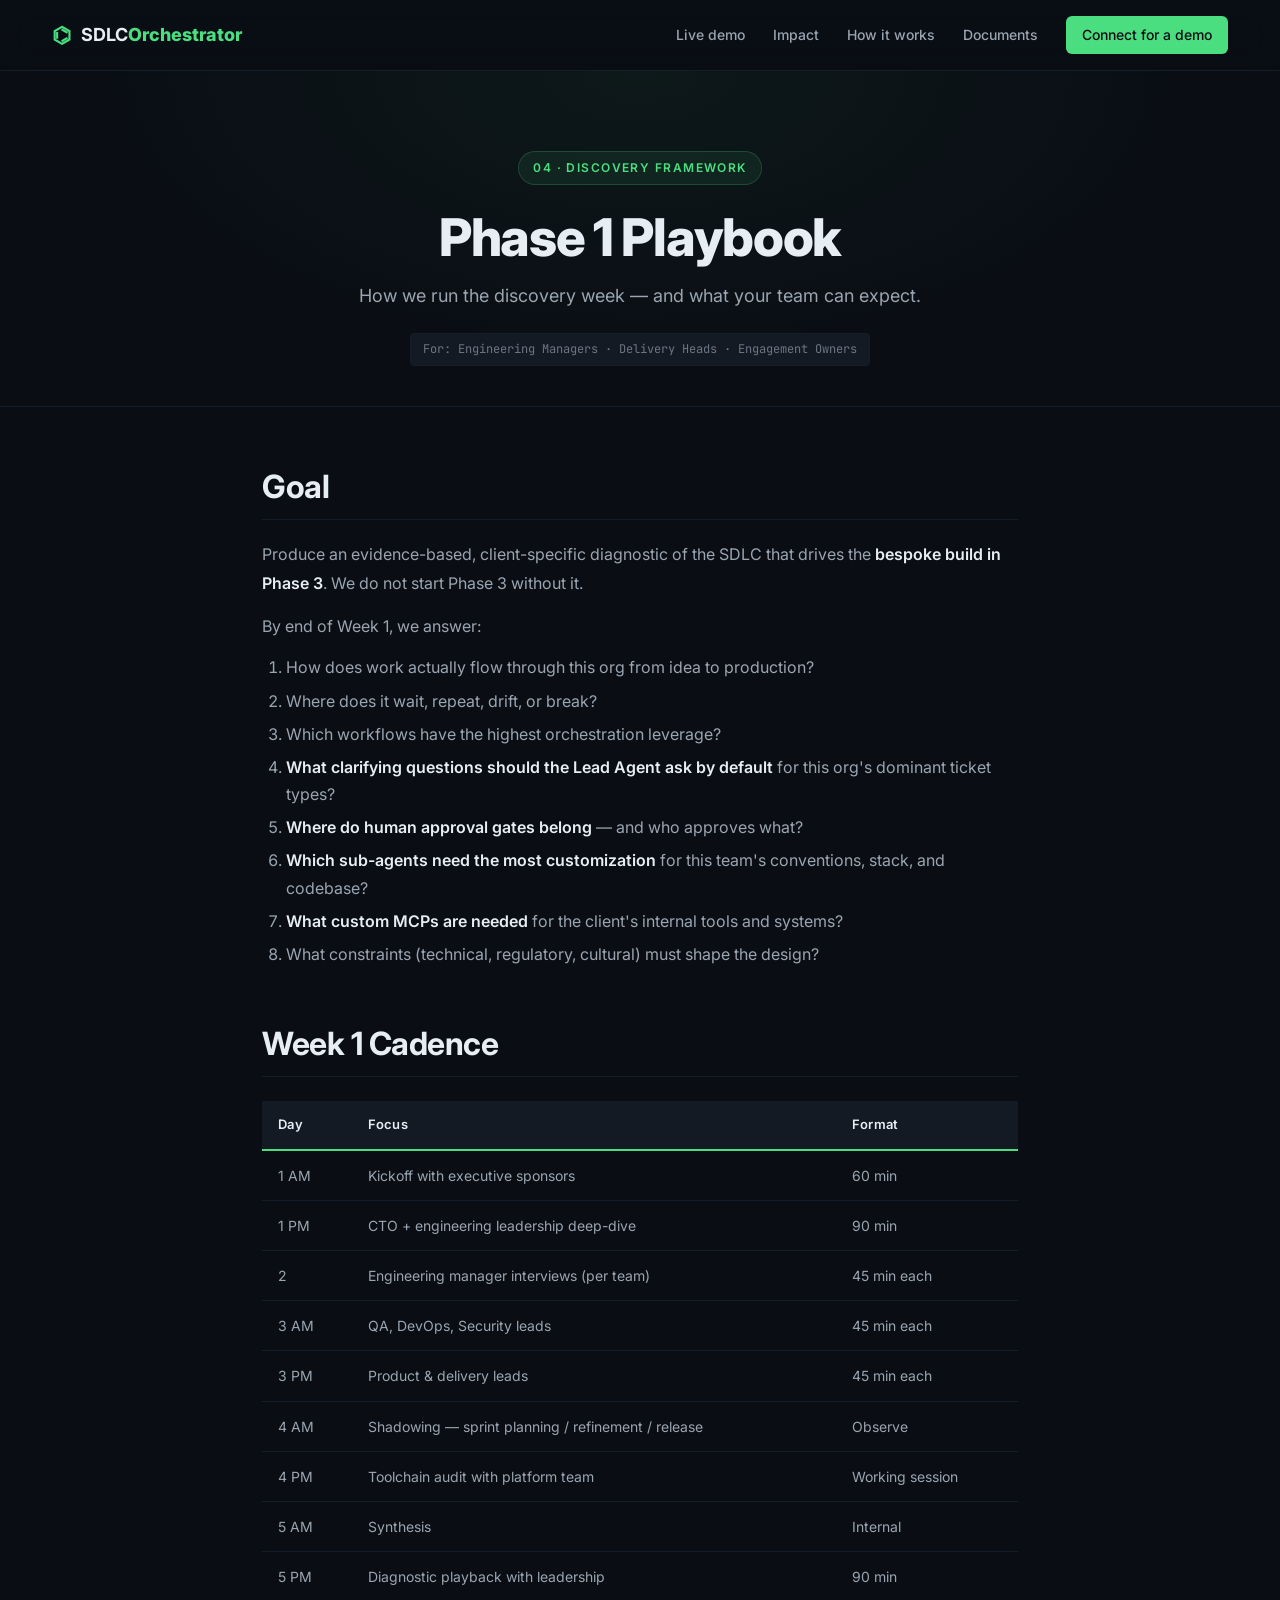
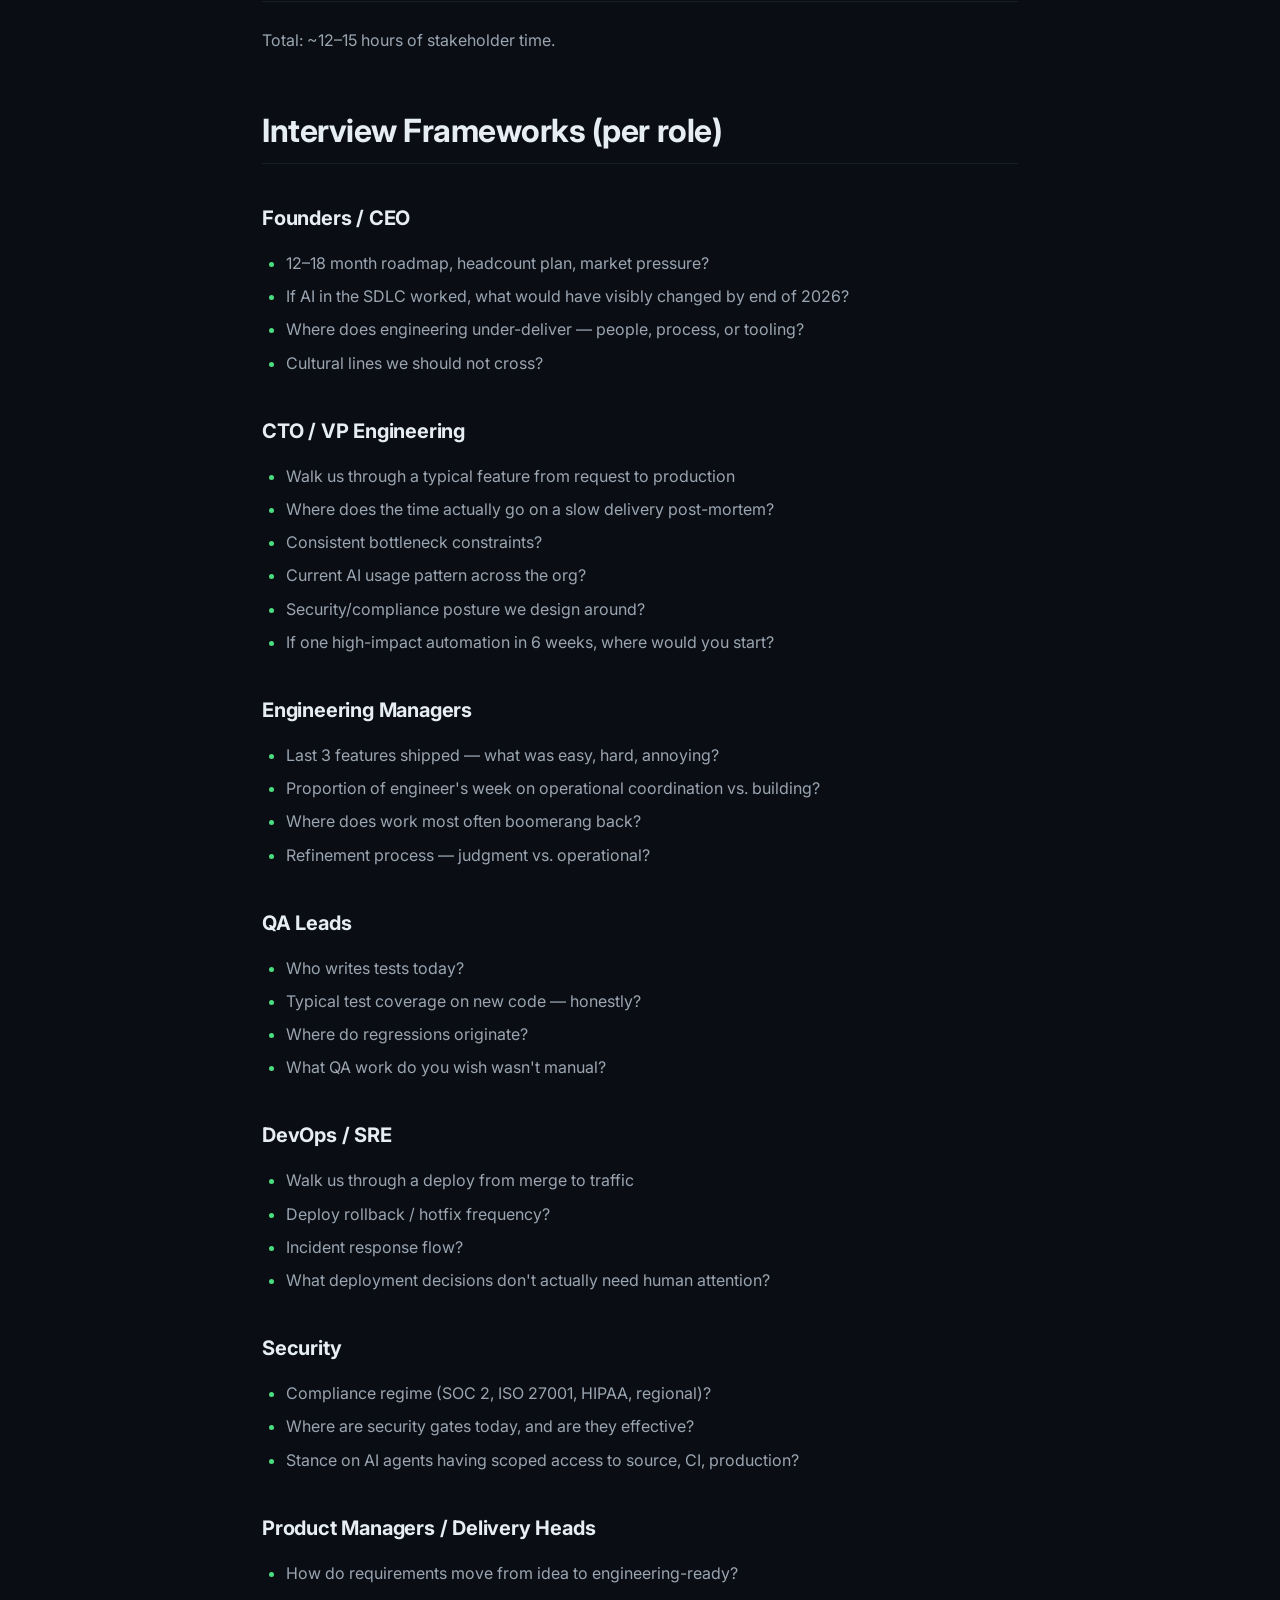
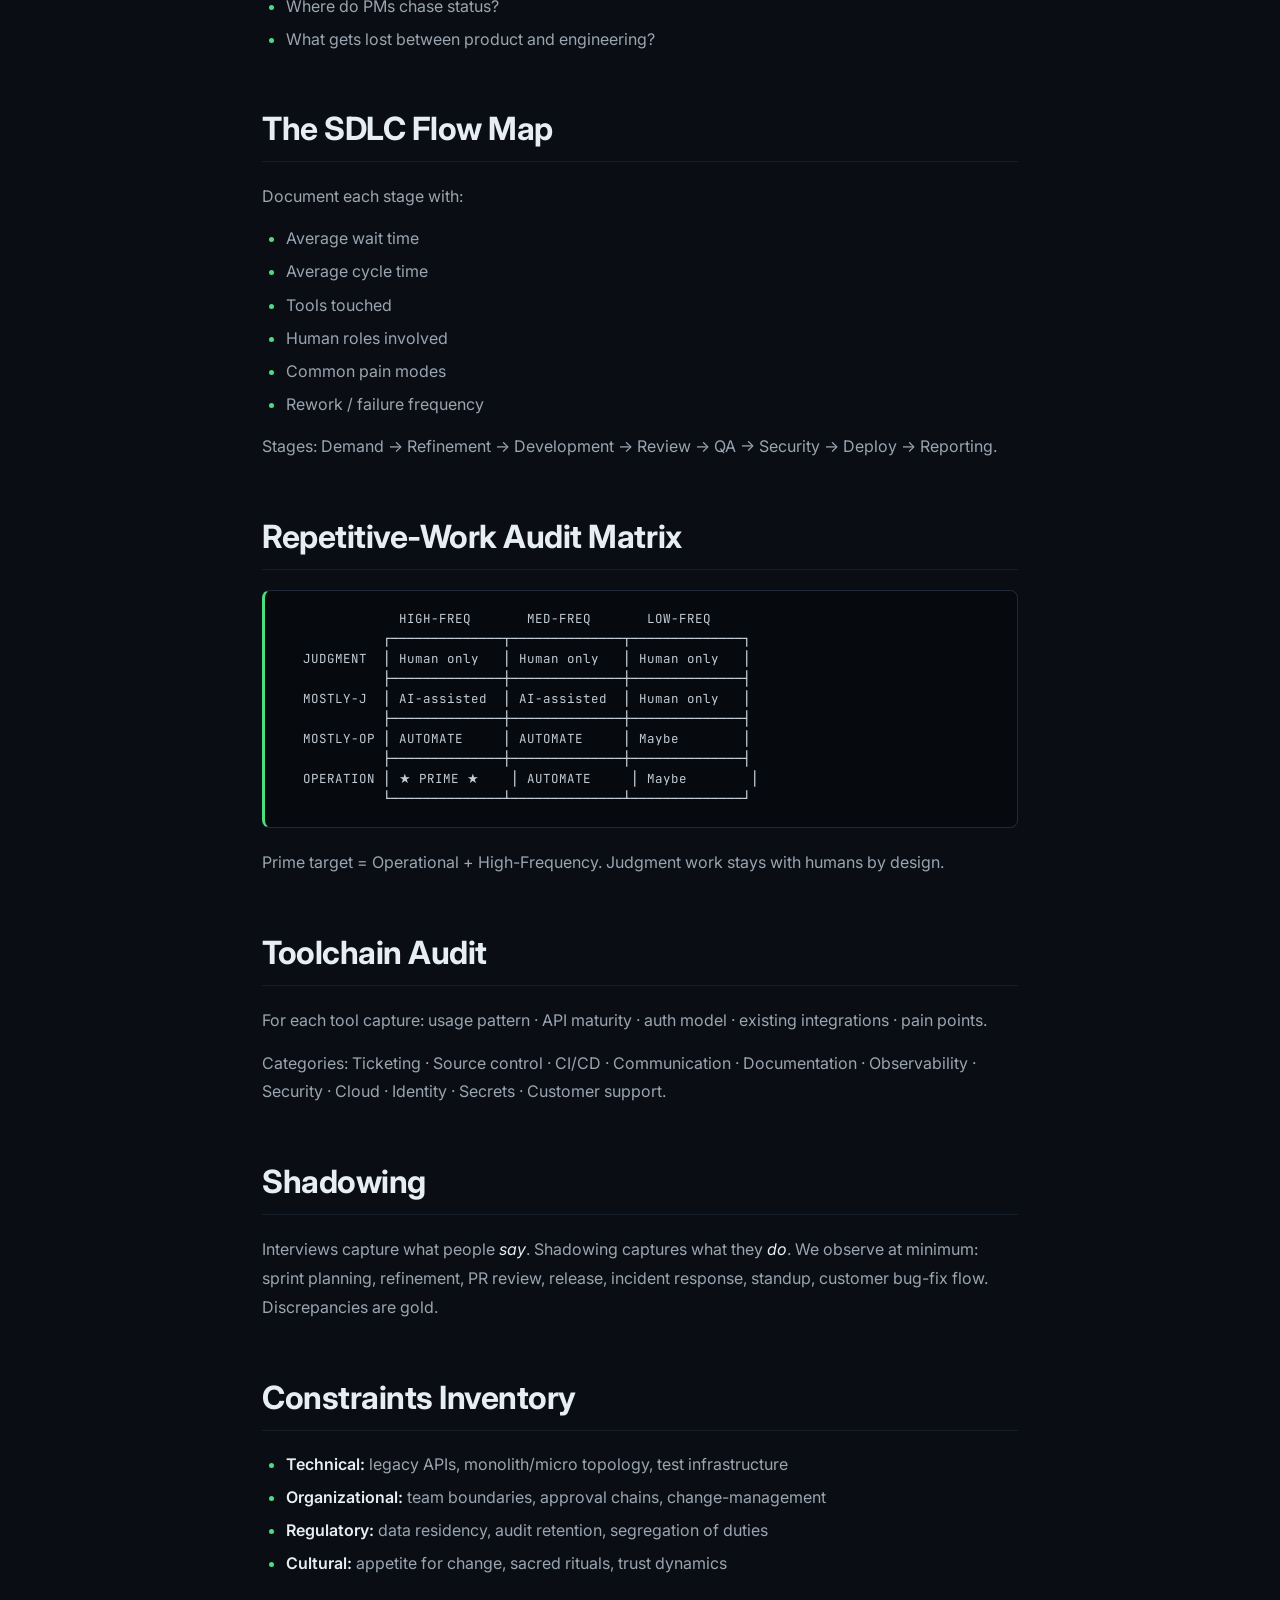
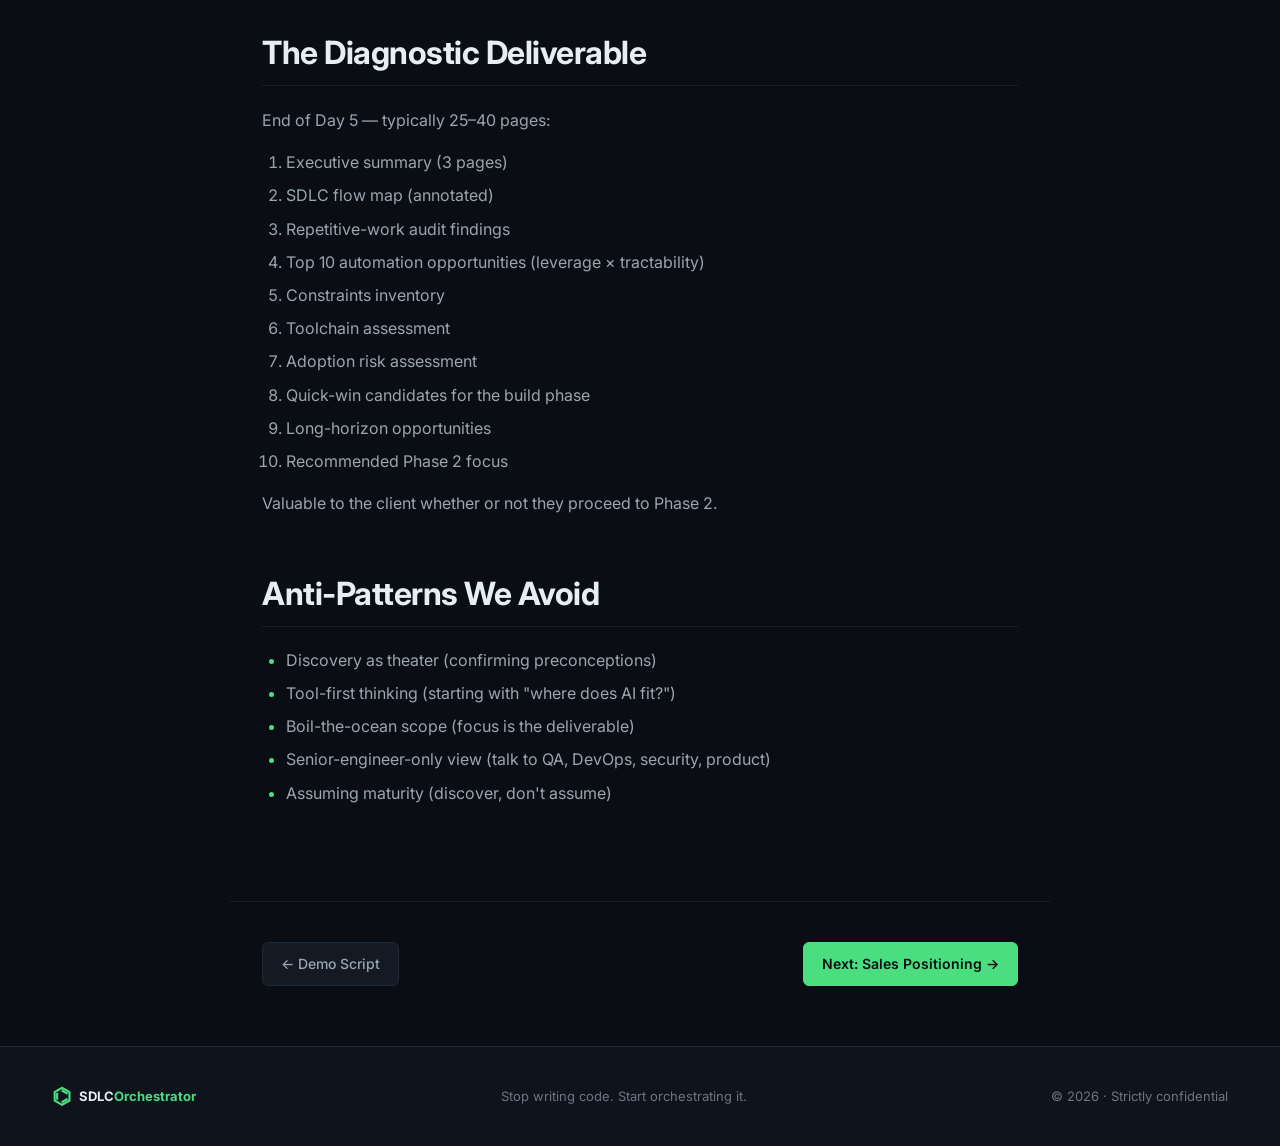
<file: docs/discovery.html>
<!DOCTYPE html>
<html lang="en">
<head>
  <meta charset="UTF-8" />
  <meta name="viewport" content="width=device-width, initial-scale=1.0" />
  <title>Discovery Framework — SDLC Orchestrator</title>
  <meta name="description" content="Phase 1 playbook — stakeholder interviews, SDLC flow mapping, repetitive-work audit, toolchain assessment." />
  <link rel="stylesheet" href="styles.css" />
  <link rel="stylesheet" href="doc.css" />
  <link rel="preconnect" href="https://fonts.googleapis.com" />
  <link rel="preconnect" href="https://fonts.gstatic.com" crossorigin />
  <link href="https://fonts.googleapis.com/css2?family=Inter:wght@400;500;600;700;800&family=JetBrains+Mono:wght@400;500&display=swap" rel="stylesheet" />
</head>
<body>

  <nav class="nav">
    <div class="nav-inner">
      <a href="index.html" class="brand">
        <span class="brand-mark">⌬</span>
        <span class="brand-name">SDLC<em>Orchestrator</em></span>
      </a>
      <div class="nav-links">
        <a href="index.html#demo">Live demo</a>
        <a href="index.html#impact">Impact</a>
        <a href="index.html#how">How it works</a>
        <a href="library.html">Documents</a>
        <a href="https://www.linkedin.com/in/harshpatel4905/" target="_blank" rel="noopener" class="nav-cta">Connect for a demo</a>
      </div>
    </div>
  </nav>

  <section class="doc-hero">
    <div class="doc-hero-inner">
      <div class="doc-eyebrow">04 · Discovery Framework</div>
      <h1 class="doc-title">Phase 1 Playbook</h1>
      <p class="doc-subtitle">How we run the discovery week — and what your team can expect.</p>
      <div class="doc-meta">For: Engineering Managers · Delivery Heads · Engagement Owners</div>
    </div>
  </section>

  <article class="doc-content">

    <h2>Goal</h2>
    <p>Produce an evidence-based, client-specific diagnostic of the SDLC that drives the <strong>bespoke build in Phase 3</strong>. We do not start Phase 3 without it.</p>
    <p>By end of Week 1, we answer:</p>
    <ol>
      <li>How does work actually flow through this org from idea to production?</li>
      <li>Where does it wait, repeat, drift, or break?</li>
      <li>Which workflows have the highest orchestration leverage?</li>
      <li><strong>What clarifying questions should the Lead Agent ask by default</strong> for this org's dominant ticket types?</li>
      <li><strong>Where do human approval gates belong</strong> — and who approves what?</li>
      <li><strong>Which sub-agents need the most customization</strong> for this team's conventions, stack, and codebase?</li>
      <li><strong>What custom MCPs are needed</strong> for the client's internal tools and systems?</li>
      <li>What constraints (technical, regulatory, cultural) must shape the design?</li>
    </ol>

    <h2>Week 1 Cadence</h2>
    <table>
      <thead>
        <tr><th>Day</th><th>Focus</th><th>Format</th></tr>
      </thead>
      <tbody>
        <tr><td>1 AM</td><td>Kickoff with executive sponsors</td><td>60 min</td></tr>
        <tr><td>1 PM</td><td>CTO + engineering leadership deep-dive</td><td>90 min</td></tr>
        <tr><td>2</td><td>Engineering manager interviews (per team)</td><td>45 min each</td></tr>
        <tr><td>3 AM</td><td>QA, DevOps, Security leads</td><td>45 min each</td></tr>
        <tr><td>3 PM</td><td>Product &amp; delivery leads</td><td>45 min each</td></tr>
        <tr><td>4 AM</td><td>Shadowing — sprint planning / refinement / release</td><td>Observe</td></tr>
        <tr><td>4 PM</td><td>Toolchain audit with platform team</td><td>Working session</td></tr>
        <tr><td>5 AM</td><td>Synthesis</td><td>Internal</td></tr>
        <tr><td>5 PM</td><td>Diagnostic playback with leadership</td><td>90 min</td></tr>
      </tbody>
    </table>
    <p>Total: ~12–15 hours of stakeholder time.</p>

    <h2>Interview Frameworks (per role)</h2>

    <h3>Founders / CEO</h3>
    <ul>
      <li>12–18 month roadmap, headcount plan, market pressure?</li>
      <li>If AI in the SDLC worked, what would have visibly changed by end of 2026?</li>
      <li>Where does engineering under-deliver — people, process, or tooling?</li>
      <li>Cultural lines we should not cross?</li>
    </ul>

    <h3>CTO / VP Engineering</h3>
    <ul>
      <li>Walk us through a typical feature from request to production</li>
      <li>Where does the time actually go on a slow delivery post-mortem?</li>
      <li>Consistent bottleneck constraints?</li>
      <li>Current AI usage pattern across the org?</li>
      <li>Security/compliance posture we design around?</li>
      <li>If one high-impact automation in 6 weeks, where would you start?</li>
    </ul>

    <h3>Engineering Managers</h3>
    <ul>
      <li>Last 3 features shipped — what was easy, hard, annoying?</li>
      <li>Proportion of engineer's week on operational coordination vs. building?</li>
      <li>Where does work most often boomerang back?</li>
      <li>Refinement process — judgment vs. operational?</li>
    </ul>

    <h3>QA Leads</h3>
    <ul>
      <li>Who writes tests today?</li>
      <li>Typical test coverage on new code — honestly?</li>
      <li>Where do regressions originate?</li>
      <li>What QA work do you wish wasn't manual?</li>
    </ul>

    <h3>DevOps / SRE</h3>
    <ul>
      <li>Walk us through a deploy from merge to traffic</li>
      <li>Deploy rollback / hotfix frequency?</li>
      <li>Incident response flow?</li>
      <li>What deployment decisions don't actually need human attention?</li>
    </ul>

    <h3>Security</h3>
    <ul>
      <li>Compliance regime (SOC 2, ISO 27001, HIPAA, regional)?</li>
      <li>Where are security gates today, and are they effective?</li>
      <li>Stance on AI agents having scoped access to source, CI, production?</li>
    </ul>

    <h3>Product Managers / Delivery Heads</h3>
    <ul>
      <li>How do requirements move from idea to engineering-ready?</li>
      <li>Where do PMs chase status?</li>
      <li>What gets lost between product and engineering?</li>
    </ul>

    <h2>The SDLC Flow Map</h2>
    <p>Document each stage with:</p>
    <ul>
      <li>Average wait time</li>
      <li>Average cycle time</li>
      <li>Tools touched</li>
      <li>Human roles involved</li>
      <li>Common pain modes</li>
      <li>Rework / failure frequency</li>
    </ul>
    <p>Stages: Demand → Refinement → Development → Review → QA → Security → Deploy → Reporting.</p>

    <h2>Repetitive-Work Audit Matrix</h2>
<pre>              HIGH-FREQ       MED-FREQ       LOW-FREQ
            ┌──────────────┬──────────────┬──────────────┐
  JUDGMENT  │ Human only   │ Human only   │ Human only   │
            ├──────────────┼──────────────┼──────────────┤
  MOSTLY-J  │ AI-assisted  │ AI-assisted  │ Human only   │
            ├──────────────┼──────────────┼──────────────┤
  MOSTLY-OP │ AUTOMATE     │ AUTOMATE     │ Maybe        │
            ├──────────────┼──────────────┼──────────────┤
  OPERATION │ ★ PRIME ★    │ AUTOMATE     │ Maybe        │
            └──────────────┴──────────────┴──────────────┘</pre>
    <p>Prime target = Operational + High-Frequency. Judgment work stays with humans by design.</p>

    <h2>Toolchain Audit</h2>
    <p>For each tool capture: usage pattern · API maturity · auth model · existing integrations · pain points.</p>
    <p>Categories: Ticketing · Source control · CI/CD · Communication · Documentation · Observability · Security · Cloud · Identity · Secrets · Customer support.</p>

    <h2>Shadowing</h2>
    <p>Interviews capture what people <em>say</em>. Shadowing captures what they <em>do</em>. We observe at minimum: sprint planning, refinement, PR review, release, incident response, standup, customer bug-fix flow. Discrepancies are gold.</p>

    <h2>Constraints Inventory</h2>
    <ul>
      <li><strong>Technical:</strong> legacy APIs, monolith/micro topology, test infrastructure</li>
      <li><strong>Organizational:</strong> team boundaries, approval chains, change-management</li>
      <li><strong>Regulatory:</strong> data residency, audit retention, segregation of duties</li>
      <li><strong>Cultural:</strong> appetite for change, sacred rituals, trust dynamics</li>
    </ul>

    <h2>The Diagnostic Deliverable</h2>
    <p>End of Day 5 — typically 25–40 pages:</p>
    <ol>
      <li>Executive summary (3 pages)</li>
      <li>SDLC flow map (annotated)</li>
      <li>Repetitive-work audit findings</li>
      <li>Top 10 automation opportunities (leverage × tractability)</li>
      <li>Constraints inventory</li>
      <li>Toolchain assessment</li>
      <li>Adoption risk assessment</li>
      <li>Quick-win candidates for the build phase</li>
      <li>Long-horizon opportunities</li>
      <li>Recommended Phase 2 focus</li>
    </ol>
    <p>Valuable to the client whether or not they proceed to Phase 2.</p>

    <h2>Anti-Patterns We Avoid</h2>
    <ul>
      <li>Discovery as theater (confirming preconceptions)</li>
      <li>Tool-first thinking (starting with "where does AI fit?")</li>
      <li>Boil-the-ocean scope (focus is the deliverable)</li>
      <li>Senior-engineer-only view (talk to QA, DevOps, security, product)</li>
      <li>Assuming maturity (discover, don't assume)</li>
    </ul>

  </article>

  <div class="doc-footer-nav">
    <a href="demo.html" class="doc-footer-link">← Demo Script</a>
    <a href="pitches.html" class="doc-footer-link doc-footer-link-primary">Next: Sales Positioning →</a>
  </div>

  <footer class="footer">
    <div class="container footer-inner">
      <div class="footer-brand">
        <span class="brand-mark">⌬</span>
        <span>SDLC<em>Orchestrator</em></span>
      </div>
      <div class="footer-tag">Stop writing code. Start orchestrating it.</div>
      <div class="footer-meta">© 2026 · Strictly confidential</div>
    </div>
  </footer>

</body>
</html>
</file>
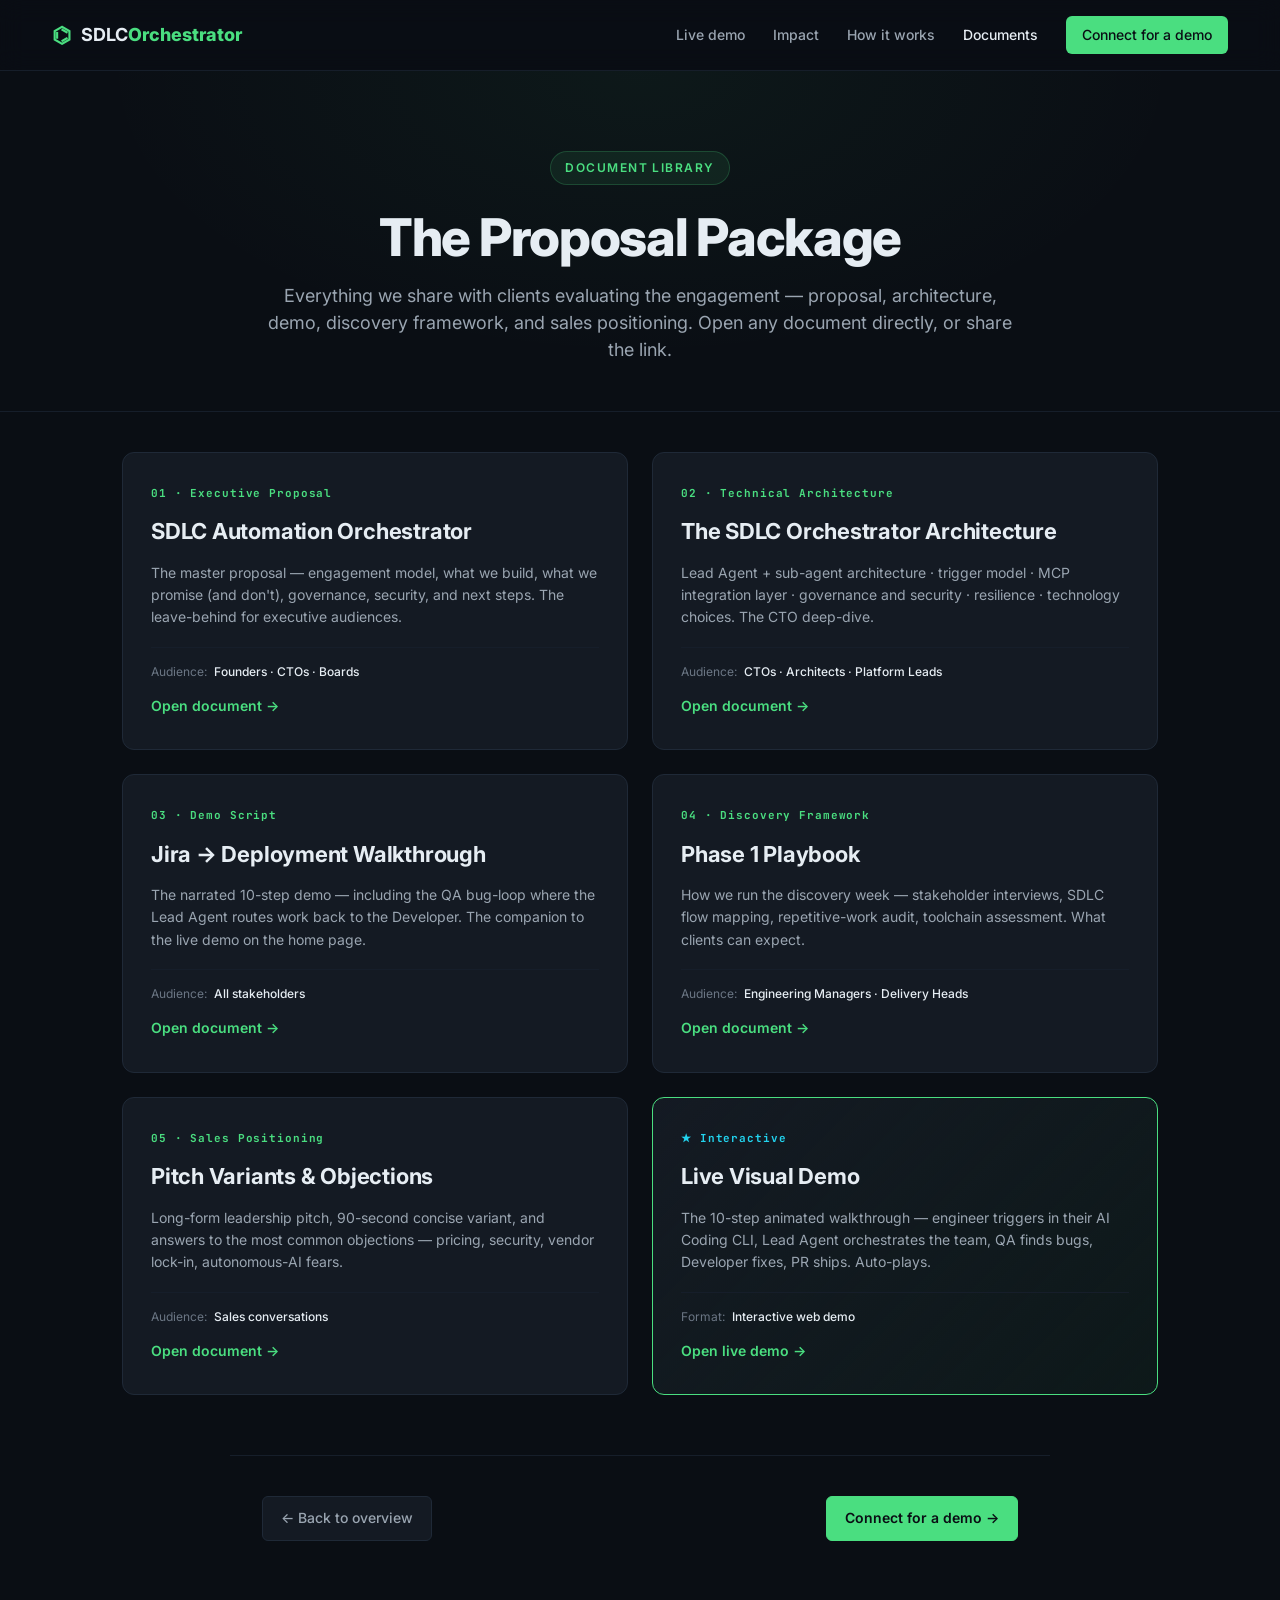
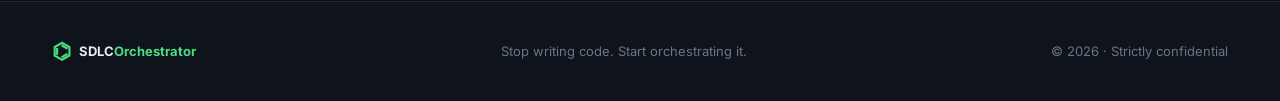
<file: docs/library.html>
<!DOCTYPE html>
<html lang="en">
<head>
  <meta charset="UTF-8" />
  <meta name="viewport" content="width=device-width, initial-scale=1.0" />
  <title>Document Library — SDLC Orchestrator</title>
  <meta name="description" content="The proposal package — Executive Proposal, Technical Architecture, Demo, Discovery Framework, and Sales Pitches." />
  <link rel="stylesheet" href="styles.css" />
  <link rel="stylesheet" href="doc.css" />
  <link rel="preconnect" href="https://fonts.googleapis.com" />
  <link rel="preconnect" href="https://fonts.gstatic.com" crossorigin />
  <link href="https://fonts.googleapis.com/css2?family=Inter:wght@400;500;600;700;800&family=JetBrains+Mono:wght@400;500&display=swap" rel="stylesheet" />
</head>
<body>

  <nav class="nav">
    <div class="nav-inner">
      <a href="index.html" class="brand">
        <span class="brand-mark">⌬</span>
        <span class="brand-name">SDLC<em>Orchestrator</em></span>
      </a>
      <div class="nav-links">
        <a href="index.html#demo">Live demo</a>
        <a href="index.html#impact">Impact</a>
        <a href="index.html#how">How it works</a>
        <a href="library.html" style="color: var(--text);">Documents</a>
        <a href="https://www.linkedin.com/in/harshpatel4905/" target="_blank" rel="noopener" class="nav-cta">Connect for a demo</a>
      </div>
    </div>
  </nav>

  <section class="doc-hero">
    <div class="doc-hero-inner">
      <div class="doc-eyebrow">Document Library</div>
      <h1 class="doc-title">The Proposal Package</h1>
      <p class="doc-subtitle">Everything we share with clients evaluating the engagement — proposal, architecture, demo, discovery framework, and sales positioning. Open any document directly, or share the link.</p>
    </div>
  </section>

  <div class="library-grid">

    <a href="proposal.html" class="library-card">
      <div class="lib-num">01 · Executive Proposal</div>
      <div class="lib-title">SDLC Automation Orchestrator</div>
      <div class="lib-desc">The master proposal — engagement model, what we build, what we promise (and don't), governance, security, and next steps. The leave-behind for executive audiences.</div>
      <div class="lib-meta">
        <div class="lib-meta-item">Audience: <span>Founders · CTOs · Boards</span></div>
      </div>
      <div class="lib-arrow">Open document →</div>
    </a>

    <a href="architecture.html" class="library-card">
      <div class="lib-num">02 · Technical Architecture</div>
      <div class="lib-title">The SDLC Orchestrator Architecture</div>
      <div class="lib-desc">Lead Agent + sub-agent architecture · trigger model · MCP integration layer · governance and security · resilience · technology choices. The CTO deep-dive.</div>
      <div class="lib-meta">
        <div class="lib-meta-item">Audience: <span>CTOs · Architects · Platform Leads</span></div>
      </div>
      <div class="lib-arrow">Open document →</div>
    </a>

    <a href="demo.html" class="library-card">
      <div class="lib-num">03 · Demo Script</div>
      <div class="lib-title">Jira → Deployment Walkthrough</div>
      <div class="lib-desc">The narrated 10-step demo — including the QA bug-loop where the Lead Agent routes work back to the Developer. The companion to the live demo on the home page.</div>
      <div class="lib-meta">
        <div class="lib-meta-item">Audience: <span>All stakeholders</span></div>
      </div>
      <div class="lib-arrow">Open document →</div>
    </a>

    <a href="discovery.html" class="library-card">
      <div class="lib-num">04 · Discovery Framework</div>
      <div class="lib-title">Phase 1 Playbook</div>
      <div class="lib-desc">How we run the discovery week — stakeholder interviews, SDLC flow mapping, repetitive-work audit, toolchain assessment. What clients can expect.</div>
      <div class="lib-meta">
        <div class="lib-meta-item">Audience: <span>Engineering Managers · Delivery Heads</span></div>
      </div>
      <div class="lib-arrow">Open document →</div>
    </a>

    <a href="pitches.html" class="library-card">
      <div class="lib-num">05 · Sales Positioning</div>
      <div class="lib-title">Pitch Variants &amp; Objections</div>
      <div class="lib-desc">Long-form leadership pitch, 90-second concise variant, and answers to the most common objections — pricing, security, vendor lock-in, autonomous-AI fears.</div>
      <div class="lib-meta">
        <div class="lib-meta-item">Audience: <span>Sales conversations</span></div>
      </div>
      <div class="lib-arrow">Open document →</div>
    </a>

    <a href="index.html#demo" class="library-card" style="border-color: var(--accent); background: linear-gradient(135deg, var(--bg-3), rgba(74, 222, 128, 0.05));">
      <div class="lib-num" style="color: var(--accent-2);">★ Interactive</div>
      <div class="lib-title">Live Visual Demo</div>
      <div class="lib-desc">The 10-step animated walkthrough — engineer triggers in their AI Coding CLI, Lead Agent orchestrates the team, QA finds bugs, Developer fixes, PR ships. Auto-plays.</div>
      <div class="lib-meta">
        <div class="lib-meta-item">Format: <span>Interactive web demo</span></div>
      </div>
      <div class="lib-arrow">Open live demo →</div>
    </a>

  </div>

  <div class="doc-footer-nav" style="margin-top: 60px;">
    <a href="index.html" class="doc-footer-link">← Back to overview</a>
    <a href="https://www.linkedin.com/in/harshpatel4905/" target="_blank" rel="noopener" class="doc-footer-link doc-footer-link-primary">Connect for a demo →</a>
  </div>

  <footer class="footer">
    <div class="container footer-inner">
      <div class="footer-brand">
        <span class="brand-mark">⌬</span>
        <span>SDLC<em>Orchestrator</em></span>
      </div>
      <div class="footer-tag">Stop writing code. Start orchestrating it.</div>
      <div class="footer-meta">© 2026 · Strictly confidential</div>
    </div>
  </footer>

</body>
</html>
</file>
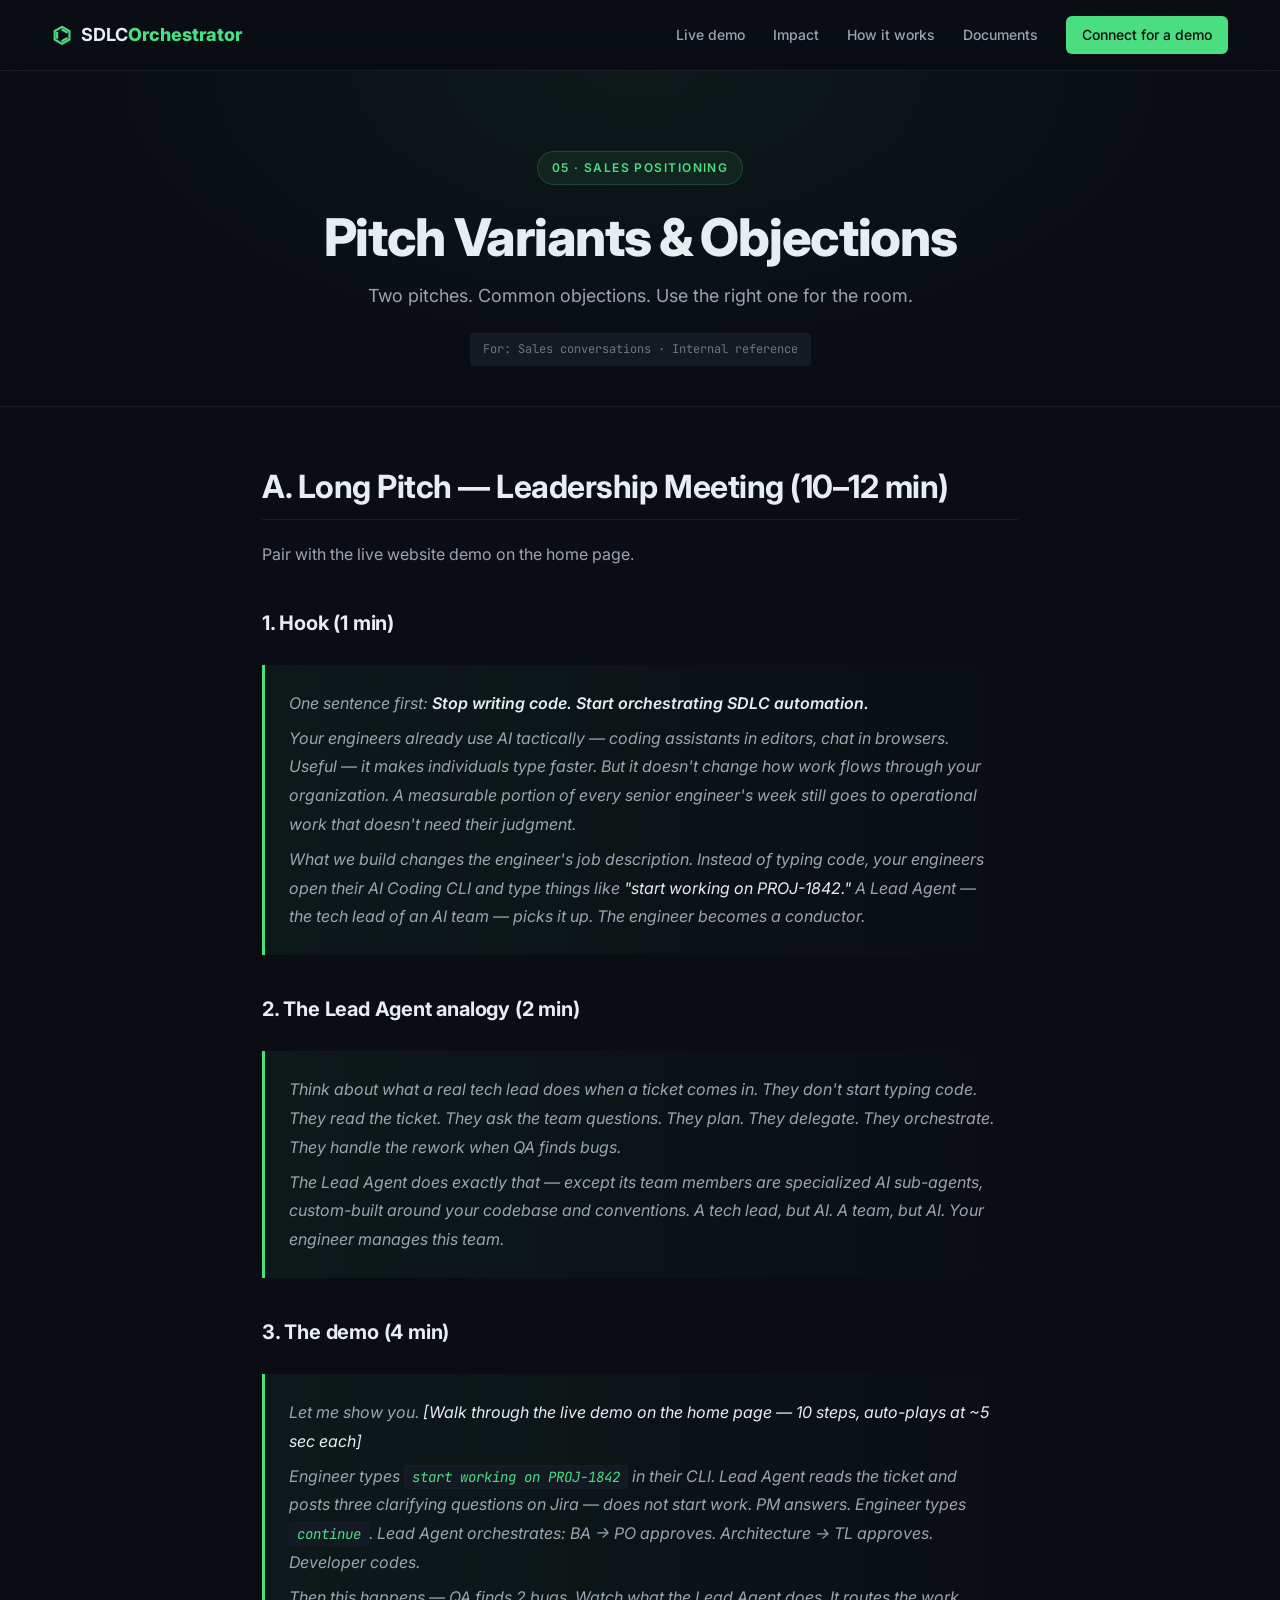
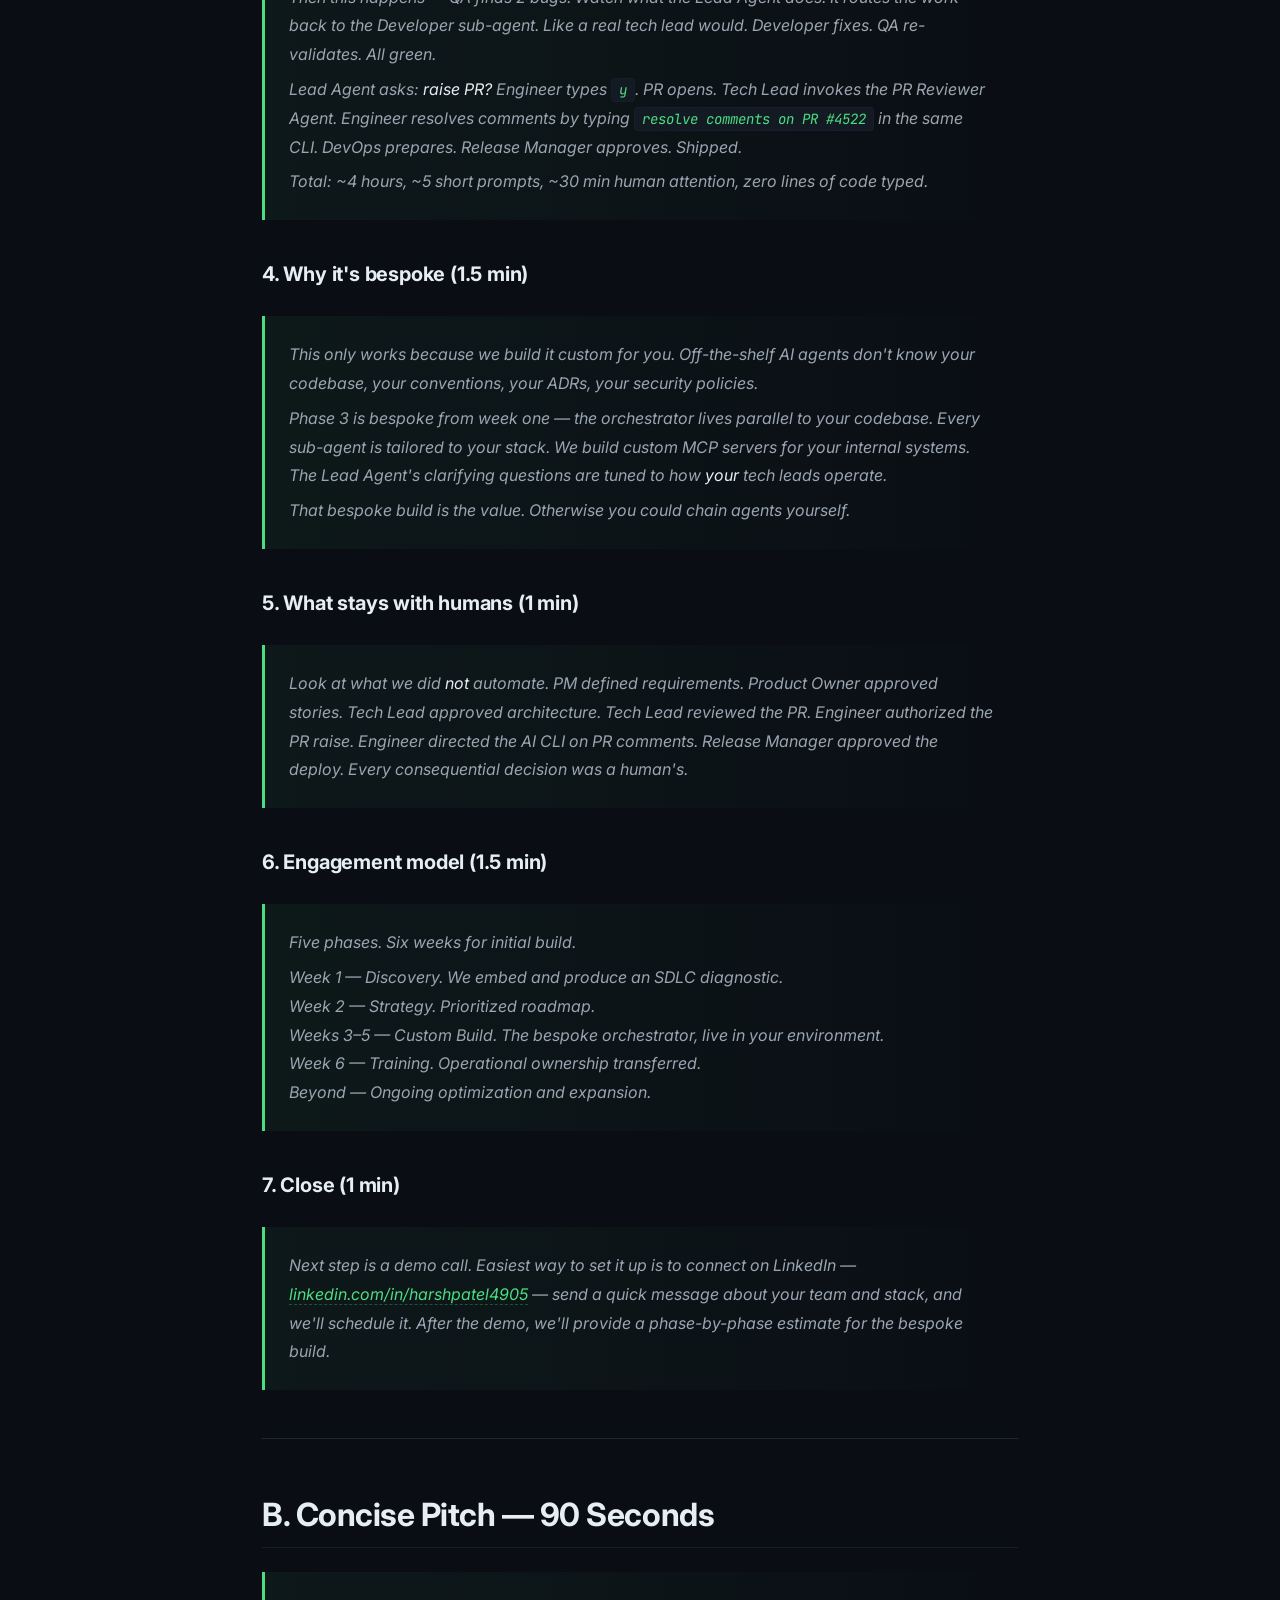
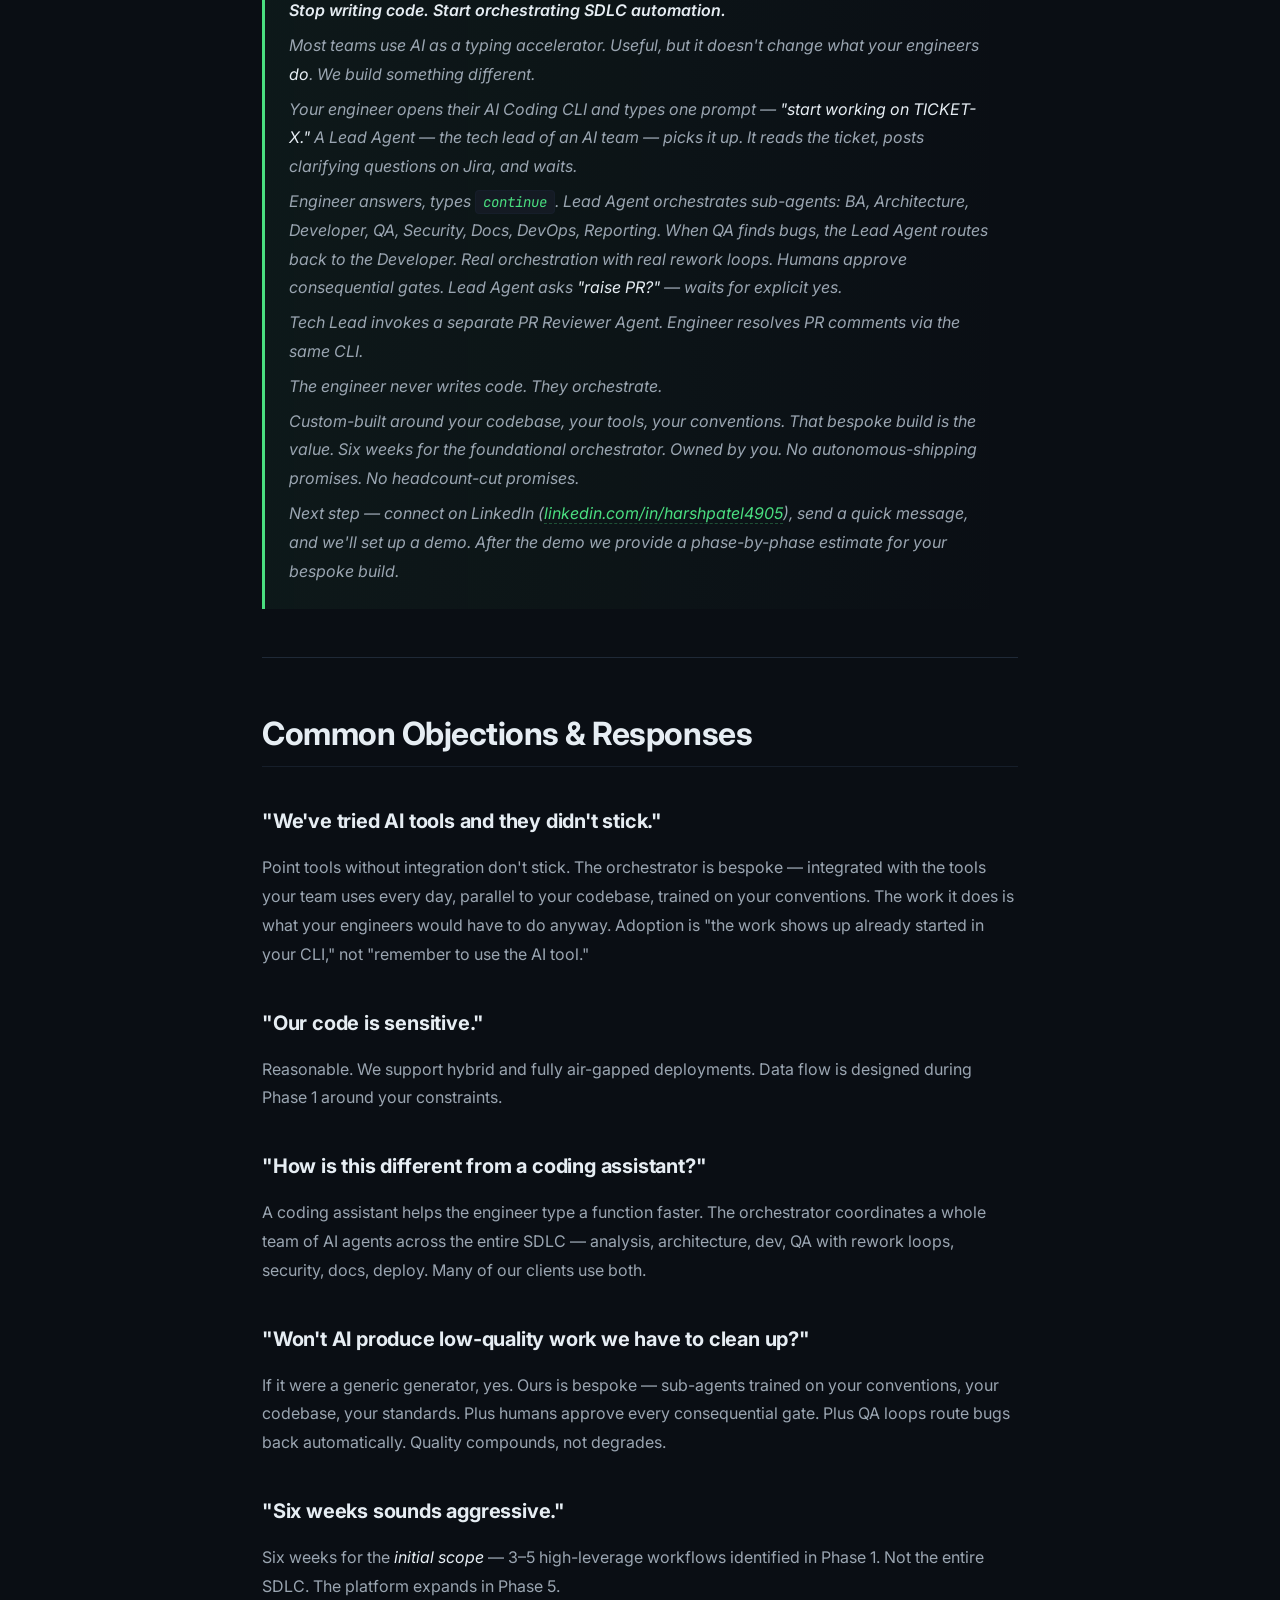
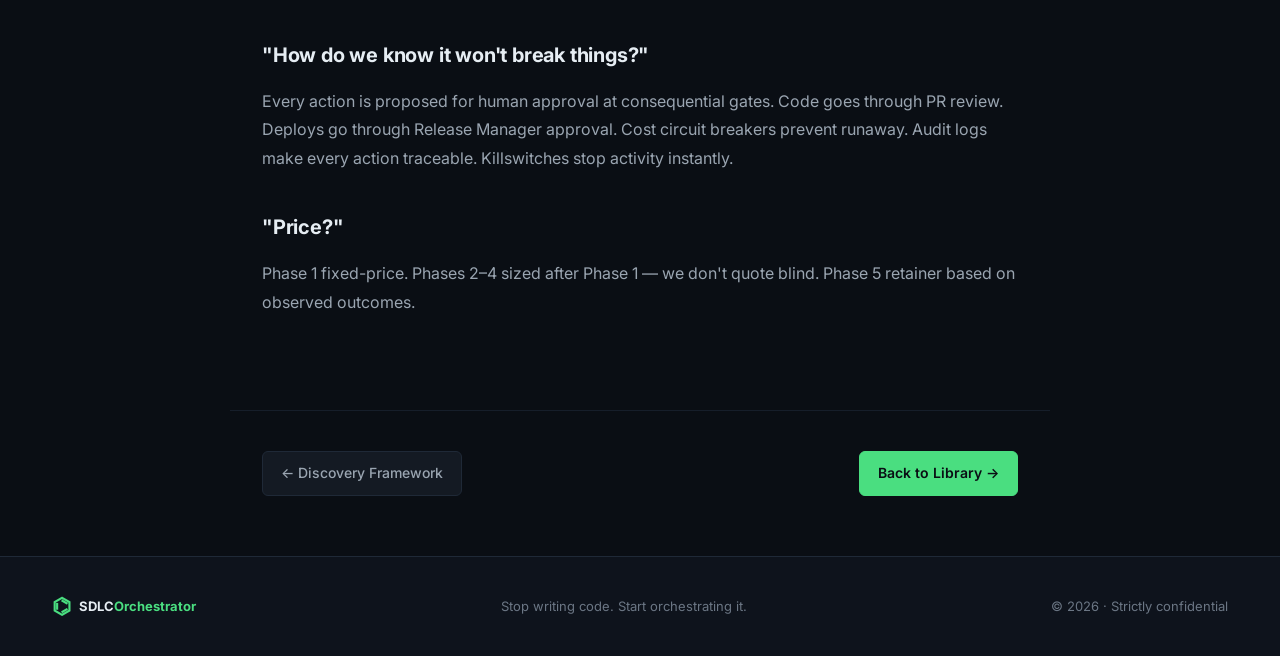
<file: docs/pitches.html>
<!DOCTYPE html>
<html lang="en">
<head>
  <meta charset="UTF-8" />
  <meta name="viewport" content="width=device-width, initial-scale=1.0" />
  <title>Sales Positioning — SDLC Orchestrator</title>
  <meta name="description" content="Long-form pitch, 90-second concise variant, and common objection responses." />
  <link rel="stylesheet" href="styles.css" />
  <link rel="stylesheet" href="doc.css" />
  <link rel="preconnect" href="https://fonts.googleapis.com" />
  <link rel="preconnect" href="https://fonts.gstatic.com" crossorigin />
  <link href="https://fonts.googleapis.com/css2?family=Inter:wght@400;500;600;700;800&family=JetBrains+Mono:wght@400;500&display=swap" rel="stylesheet" />
</head>
<body>

  <nav class="nav">
    <div class="nav-inner">
      <a href="index.html" class="brand">
        <span class="brand-mark">⌬</span>
        <span class="brand-name">SDLC<em>Orchestrator</em></span>
      </a>
      <div class="nav-links">
        <a href="index.html#demo">Live demo</a>
        <a href="index.html#impact">Impact</a>
        <a href="index.html#how">How it works</a>
        <a href="library.html">Documents</a>
        <a href="https://www.linkedin.com/in/harshpatel4905/" target="_blank" rel="noopener" class="nav-cta">Connect for a demo</a>
      </div>
    </div>
  </nav>

  <section class="doc-hero">
    <div class="doc-hero-inner">
      <div class="doc-eyebrow">05 · Sales Positioning</div>
      <h1 class="doc-title">Pitch Variants &amp; Objections</h1>
      <p class="doc-subtitle">Two pitches. Common objections. Use the right one for the room.</p>
      <div class="doc-meta">For: Sales conversations · Internal reference</div>
    </div>
  </section>

  <article class="doc-content">

    <h2>A. Long Pitch — Leadership Meeting (10–12 min)</h2>
    <p>Pair with the live website demo on the home page.</p>

    <h3>1. Hook (1 min)</h3>
    <blockquote>
      <p>One sentence first: <strong>Stop writing code. Start orchestrating SDLC automation.</strong></p>
      <p>Your engineers already use AI tactically — coding assistants in editors, chat in browsers. Useful — it makes individuals type faster. But it doesn't change how work flows through your organization. A measurable portion of every senior engineer's week still goes to operational work that doesn't need their judgment.</p>
      <p>What we build changes the engineer's job description. Instead of typing code, your engineers open their AI Coding CLI and type things like <em>"start working on PROJ-1842."</em> A Lead Agent — the tech lead of an AI team — picks it up. The engineer becomes a conductor.</p>
    </blockquote>

    <h3>2. The Lead Agent analogy (2 min)</h3>
    <blockquote>
      <p>Think about what a real tech lead does when a ticket comes in. They don't start typing code. They read the ticket. They ask the team questions. They plan. They delegate. They orchestrate. They handle the rework when QA finds bugs.</p>
      <p>The Lead Agent does exactly that — except its team members are specialized AI sub-agents, custom-built around your codebase and conventions. A tech lead, but AI. A team, but AI. Your engineer manages this team.</p>
    </blockquote>

    <h3>3. The demo (4 min)</h3>
    <blockquote>
      <p>Let me show you. <em>[Walk through the live demo on the home page — 10 steps, auto-plays at ~5 sec each]</em></p>
      <p>Engineer types <code>start working on PROJ-1842</code> in their CLI. Lead Agent reads the ticket and posts three clarifying questions on Jira — does not start work. PM answers. Engineer types <code>continue</code>. Lead Agent orchestrates: BA → PO approves. Architecture → TL approves. Developer codes.</p>
      <p>Then this happens — QA finds 2 bugs. Watch what the Lead Agent does. It routes the work back to the Developer sub-agent. Like a real tech lead would. Developer fixes. QA re-validates. All green.</p>
      <p>Lead Agent asks: <em>raise PR?</em> Engineer types <code>y</code>. PR opens. Tech Lead invokes the PR Reviewer Agent. Engineer resolves comments by typing <code>resolve comments on PR #4522</code> in the same CLI. DevOps prepares. Release Manager approves. Shipped.</p>
      <p>Total: ~4 hours, ~5 short prompts, ~30 min human attention, zero lines of code typed.</p>
    </blockquote>

    <h3>4. Why it's bespoke (1.5 min)</h3>
    <blockquote>
      <p>This only works because we build it custom for you. Off-the-shelf AI agents don't know your codebase, your conventions, your ADRs, your security policies.</p>
      <p>Phase 3 is bespoke from week one — the orchestrator lives parallel to your codebase. Every sub-agent is tailored to your stack. We build custom MCP servers for your internal systems. The Lead Agent's clarifying questions are tuned to how <em>your</em> tech leads operate.</p>
      <p>That bespoke build is the value. Otherwise you could chain agents yourself.</p>
    </blockquote>

    <h3>5. What stays with humans (1 min)</h3>
    <blockquote>
      <p>Look at what we did <em>not</em> automate. PM defined requirements. Product Owner approved stories. Tech Lead approved architecture. Tech Lead reviewed the PR. Engineer authorized the PR raise. Engineer directed the AI CLI on PR comments. Release Manager approved the deploy. Every consequential decision was a human's.</p>
    </blockquote>

    <h3>6. Engagement model (1.5 min)</h3>
    <blockquote>
      <p>Five phases. Six weeks for initial build.</p>
      <p>Week 1 — Discovery. We embed and produce an SDLC diagnostic.<br/>
      Week 2 — Strategy. Prioritized roadmap.<br/>
      Weeks 3–5 — Custom Build. The bespoke orchestrator, live in your environment.<br/>
      Week 6 — Training. Operational ownership transferred.<br/>
      Beyond — Ongoing optimization and expansion.</p>
    </blockquote>

    <h3>7. Close (1 min)</h3>
    <blockquote>
      <p>Next step is a demo call. Easiest way to set it up is to connect on LinkedIn — <a href="https://www.linkedin.com/in/harshpatel4905/" target="_blank" rel="noopener">linkedin.com/in/harshpatel4905</a> — send a quick message about your team and stack, and we'll schedule it. After the demo, we'll provide a phase-by-phase estimate for the bespoke build.</p>
    </blockquote>

    <hr />

    <h2>B. Concise Pitch — 90 Seconds</h2>
    <blockquote>
      <p><strong>Stop writing code. Start orchestrating SDLC automation.</strong></p>
      <p>Most teams use AI as a typing accelerator. Useful, but it doesn't change what your engineers <em>do</em>. We build something different.</p>
      <p>Your engineer opens their AI Coding CLI and types one prompt — <em>"start working on TICKET-X."</em> A Lead Agent — the tech lead of an AI team — picks it up. It reads the ticket, posts clarifying questions on Jira, and waits.</p>
      <p>Engineer answers, types <code>continue</code>. Lead Agent orchestrates sub-agents: BA, Architecture, Developer, QA, Security, Docs, DevOps, Reporting. When QA finds bugs, the Lead Agent routes back to the Developer. Real orchestration with real rework loops. Humans approve consequential gates. Lead Agent asks <em>"raise PR?"</em> — waits for explicit yes.</p>
      <p>Tech Lead invokes a separate PR Reviewer Agent. Engineer resolves PR comments via the same CLI.</p>
      <p>The engineer never writes code. They orchestrate.</p>
      <p>Custom-built around your codebase, your tools, your conventions. That bespoke build is the value. Six weeks for the foundational orchestrator. Owned by you. No autonomous-shipping promises. No headcount-cut promises.</p>
      <p>Next step — connect on LinkedIn (<a href="https://www.linkedin.com/in/harshpatel4905/" target="_blank" rel="noopener">linkedin.com/in/harshpatel4905</a>), send a quick message, and we'll set up a demo. After the demo we provide a phase-by-phase estimate for your bespoke build.</p>
    </blockquote>

    <hr />

    <h2>Common Objections &amp; Responses</h2>

    <h3>"We've tried AI tools and they didn't stick."</h3>
    <p>Point tools without integration don't stick. The orchestrator is bespoke — integrated with the tools your team uses every day, parallel to your codebase, trained on your conventions. The work it does is what your engineers would have to do anyway. Adoption is "the work shows up already started in your CLI," not "remember to use the AI tool."</p>

    <h3>"Our code is sensitive."</h3>
    <p>Reasonable. We support hybrid and fully air-gapped deployments. Data flow is designed during Phase 1 around your constraints.</p>

    <h3>"How is this different from a coding assistant?"</h3>
    <p>A coding assistant helps the engineer type a function faster. The orchestrator coordinates a whole team of AI agents across the entire SDLC — analysis, architecture, dev, QA with rework loops, security, docs, deploy. Many of our clients use both.</p>

    <h3>"Won't AI produce low-quality work we have to clean up?"</h3>
    <p>If it were a generic generator, yes. Ours is bespoke — sub-agents trained on your conventions, your codebase, your standards. Plus humans approve every consequential gate. Plus QA loops route bugs back automatically. Quality compounds, not degrades.</p>

    <h3>"Six weeks sounds aggressive."</h3>
    <p>Six weeks for the <em>initial scope</em> — 3–5 high-leverage workflows identified in Phase 1. Not the entire SDLC. The platform expands in Phase 5.</p>

    <h3>"How do we know it won't break things?"</h3>
    <p>Every action is proposed for human approval at consequential gates. Code goes through PR review. Deploys go through Release Manager approval. Cost circuit breakers prevent runaway. Audit logs make every action traceable. Killswitches stop activity instantly.</p>

    <h3>"Price?"</h3>
    <p>Phase 1 fixed-price. Phases 2–4 sized after Phase 1 — we don't quote blind. Phase 5 retainer based on observed outcomes.</p>

  </article>

  <div class="doc-footer-nav">
    <a href="discovery.html" class="doc-footer-link">← Discovery Framework</a>
    <a href="library.html" class="doc-footer-link doc-footer-link-primary">Back to Library →</a>
  </div>

  <footer class="footer">
    <div class="container footer-inner">
      <div class="footer-brand">
        <span class="brand-mark">⌬</span>
        <span>SDLC<em>Orchestrator</em></span>
      </div>
      <div class="footer-tag">Stop writing code. Start orchestrating it.</div>
      <div class="footer-meta">© 2026 · Strictly confidential</div>
    </div>
  </footer>

</body>
</html>
</file>
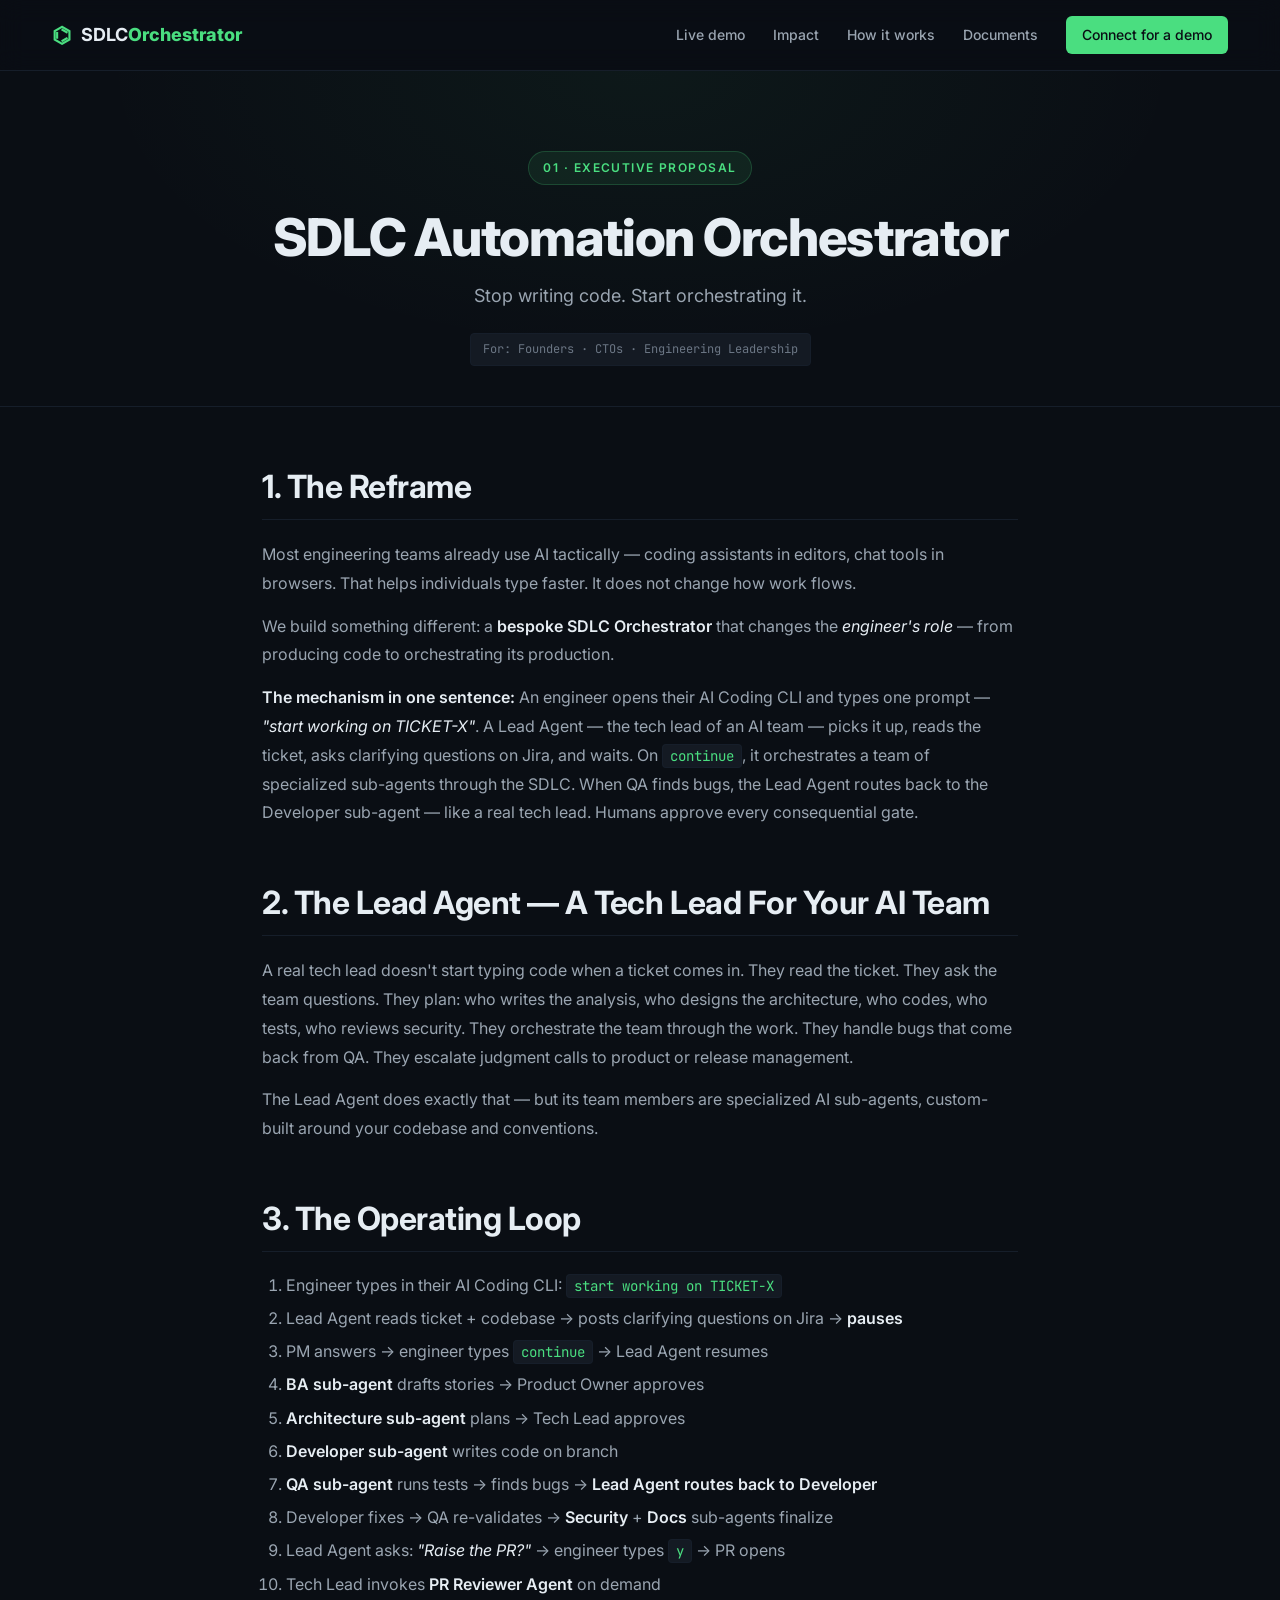
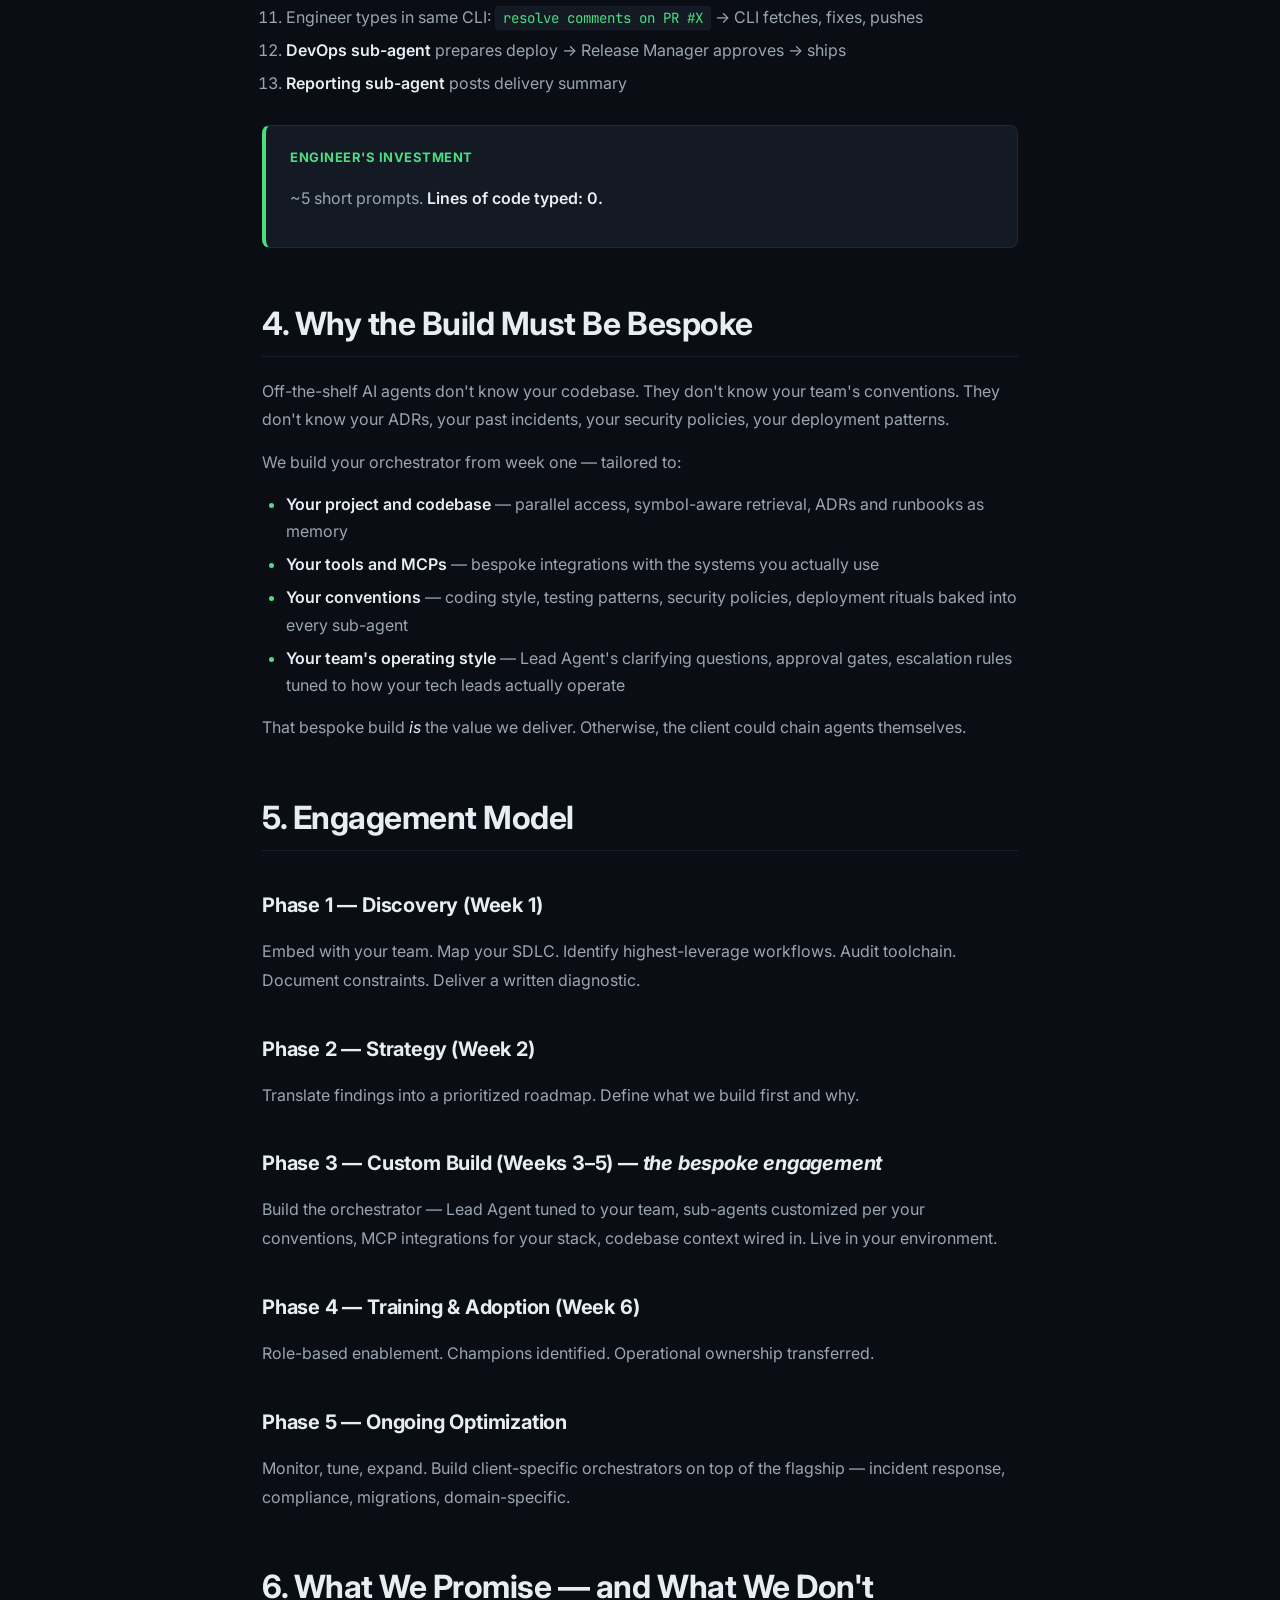
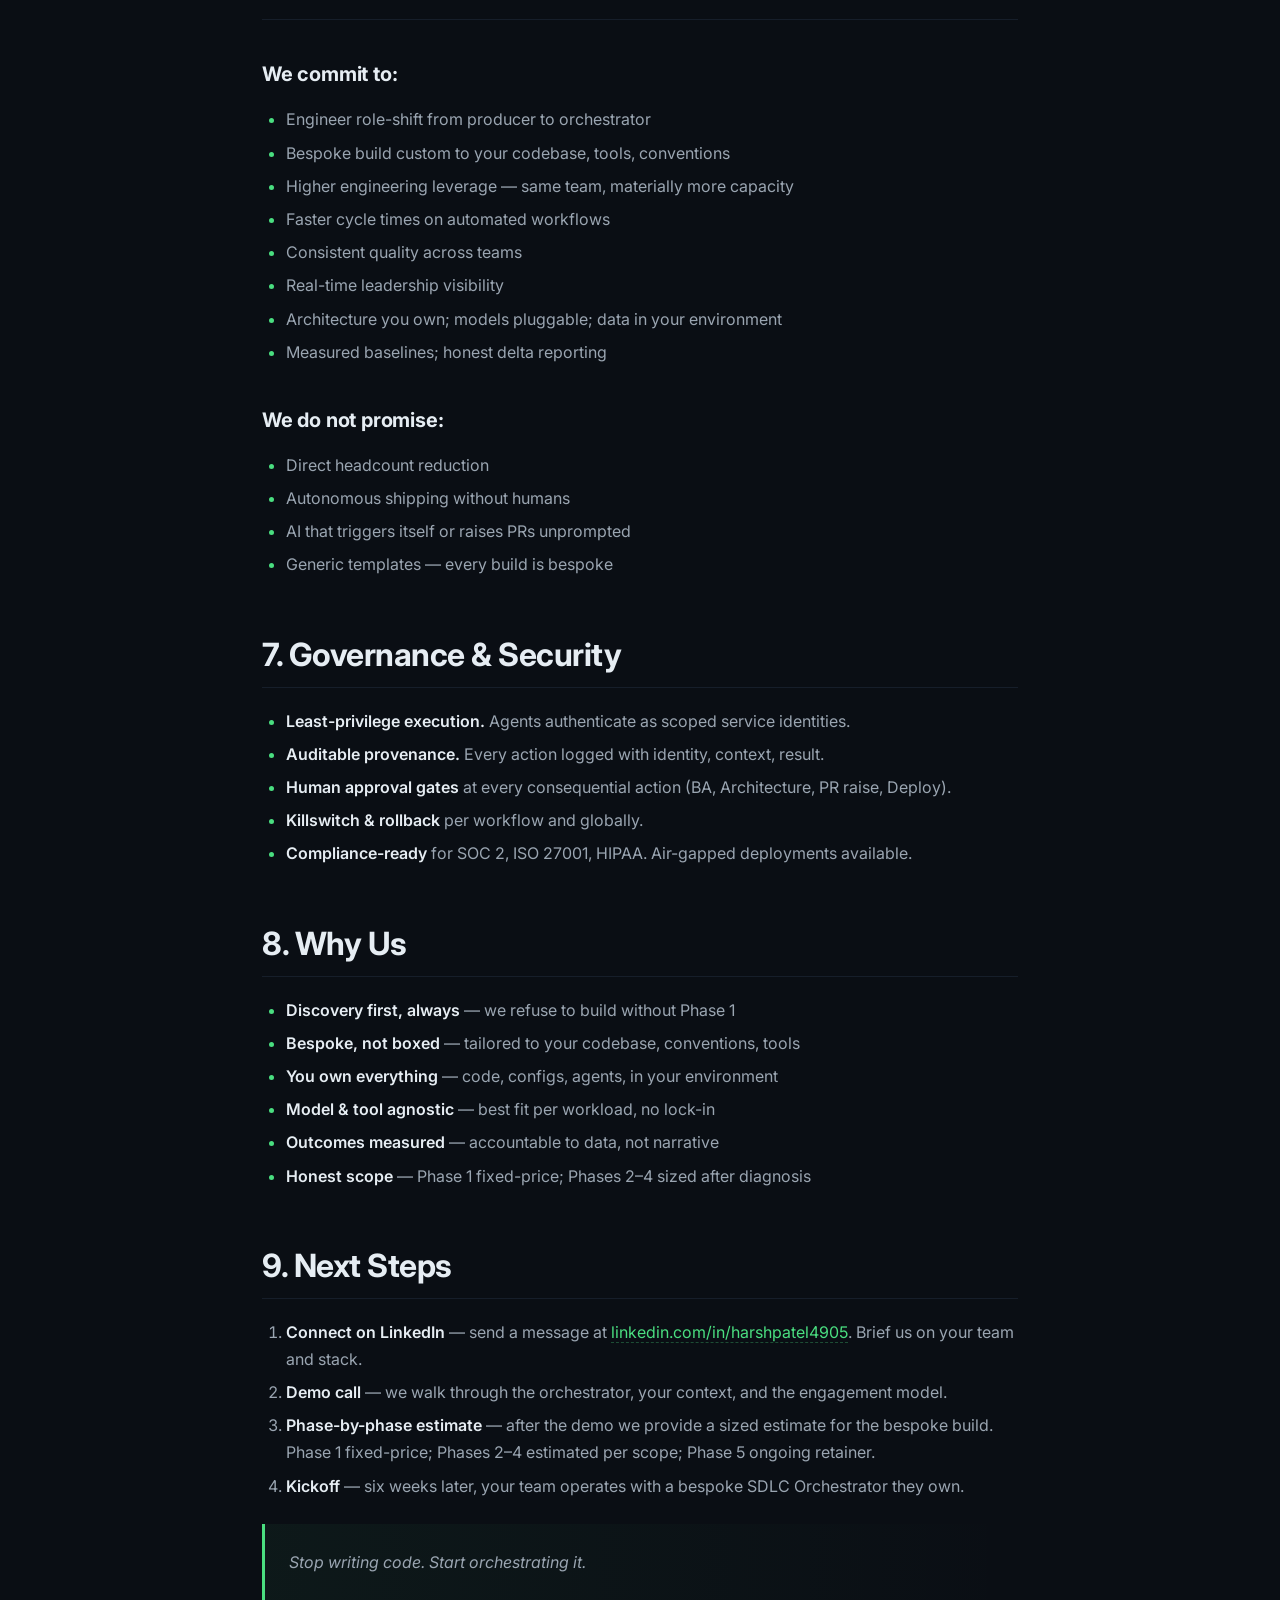
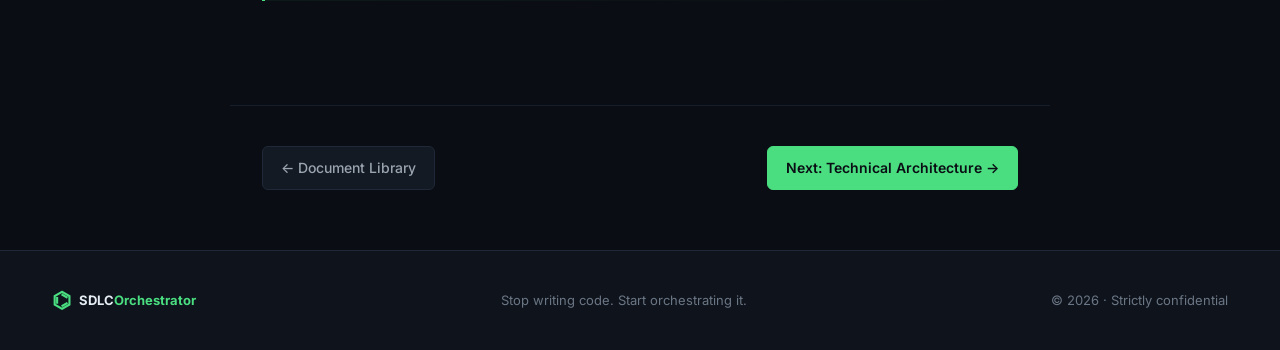
<file: docs/proposal.html>
<!DOCTYPE html>
<html lang="en">
<head>
  <meta charset="UTF-8" />
  <meta name="viewport" content="width=device-width, initial-scale=1.0" />
  <title>Executive Proposal — SDLC Orchestrator</title>
  <meta name="description" content="The executive proposal for the bespoke SDLC Automation Orchestrator engagement." />
  <link rel="stylesheet" href="styles.css" />
  <link rel="stylesheet" href="doc.css" />
  <link rel="preconnect" href="https://fonts.googleapis.com" />
  <link rel="preconnect" href="https://fonts.gstatic.com" crossorigin />
  <link href="https://fonts.googleapis.com/css2?family=Inter:wght@400;500;600;700;800&family=JetBrains+Mono:wght@400;500&display=swap" rel="stylesheet" />
</head>
<body>

  <nav class="nav">
    <div class="nav-inner">
      <a href="index.html" class="brand">
        <span class="brand-mark">⌬</span>
        <span class="brand-name">SDLC<em>Orchestrator</em></span>
      </a>
      <div class="nav-links">
        <a href="index.html#demo">Live demo</a>
        <a href="index.html#impact">Impact</a>
        <a href="index.html#how">How it works</a>
        <a href="library.html">Documents</a>
        <a href="https://www.linkedin.com/in/harshpatel4905/" target="_blank" rel="noopener" class="nav-cta">Connect for a demo</a>
      </div>
    </div>
  </nav>

  <section class="doc-hero">
    <div class="doc-hero-inner">
      <div class="doc-eyebrow">01 · Executive Proposal</div>
      <h1 class="doc-title">SDLC Automation Orchestrator</h1>
      <p class="doc-subtitle">Stop writing code. Start orchestrating it.</p>
      <div class="doc-meta">For: Founders · CTOs · Engineering Leadership</div>
    </div>
  </section>

  <article class="doc-content">

    <h2>1. The Reframe</h2>
    <p>Most engineering teams already use AI tactically — coding assistants in editors, chat tools in browsers. That helps individuals type faster. It does not change how work flows.</p>
    <p>We build something different: a <strong>bespoke SDLC Orchestrator</strong> that changes the <em>engineer's role</em> — from producing code to orchestrating its production.</p>
    <p><strong>The mechanism in one sentence:</strong> An engineer opens their AI Coding CLI and types one prompt — <em>"start working on TICKET-X"</em>. A Lead Agent — the tech lead of an AI team — picks it up, reads the ticket, asks clarifying questions on Jira, and waits. On <code>continue</code>, it orchestrates a team of specialized sub-agents through the SDLC. When QA finds bugs, the Lead Agent routes back to the Developer sub-agent — like a real tech lead. Humans approve every consequential gate.</p>

    <h2>2. The Lead Agent — A Tech Lead For Your AI Team</h2>
    <p>A real tech lead doesn't start typing code when a ticket comes in. They read the ticket. They ask the team questions. They plan: who writes the analysis, who designs the architecture, who codes, who tests, who reviews security. They orchestrate the team through the work. They handle bugs that come back from QA. They escalate judgment calls to product or release management.</p>
    <p>The Lead Agent does exactly that — but its team members are specialized AI sub-agents, custom-built around your codebase and conventions.</p>

    <h2>3. The Operating Loop</h2>
    <ol>
      <li>Engineer types in their AI Coding CLI: <code>start working on TICKET-X</code></li>
      <li>Lead Agent reads ticket + codebase → posts clarifying questions on Jira → <strong>pauses</strong></li>
      <li>PM answers → engineer types <code>continue</code> → Lead Agent resumes</li>
      <li><strong>BA sub-agent</strong> drafts stories → Product Owner approves</li>
      <li><strong>Architecture sub-agent</strong> plans → Tech Lead approves</li>
      <li><strong>Developer sub-agent</strong> writes code on branch</li>
      <li><strong>QA sub-agent</strong> runs tests → finds bugs → <strong>Lead Agent routes back to Developer</strong></li>
      <li>Developer fixes → QA re-validates → <strong>Security</strong> + <strong>Docs</strong> sub-agents finalize</li>
      <li>Lead Agent asks: <em>"Raise the PR?"</em> → engineer types <code>y</code> → PR opens</li>
      <li>Tech Lead invokes <strong>PR Reviewer Agent</strong> on demand</li>
      <li>Engineer types in same CLI: <code>resolve comments on PR #X</code> → CLI fetches, fixes, pushes</li>
      <li><strong>DevOps sub-agent</strong> prepares deploy → Release Manager approves → ships</li>
      <li><strong>Reporting sub-agent</strong> posts delivery summary</li>
    </ol>
    <div class="callout">
      <div class="callout-title">Engineer's investment</div>
      <p>~5 short prompts. <strong>Lines of code typed: 0.</strong></p>
    </div>

    <h2>4. Why the Build Must Be Bespoke</h2>
    <p>Off-the-shelf AI agents don't know your codebase. They don't know your team's conventions. They don't know your ADRs, your past incidents, your security policies, your deployment patterns.</p>
    <p>We build your orchestrator from week one — tailored to:</p>
    <ul>
      <li><strong>Your project and codebase</strong> — parallel access, symbol-aware retrieval, ADRs and runbooks as memory</li>
      <li><strong>Your tools and MCPs</strong> — bespoke integrations with the systems you actually use</li>
      <li><strong>Your conventions</strong> — coding style, testing patterns, security policies, deployment rituals baked into every sub-agent</li>
      <li><strong>Your team's operating style</strong> — Lead Agent's clarifying questions, approval gates, escalation rules tuned to how your tech leads actually operate</li>
    </ul>
    <p>That bespoke build <em>is</em> the value we deliver. Otherwise, the client could chain agents themselves.</p>

    <h2>5. Engagement Model</h2>
    <h3>Phase 1 — Discovery (Week 1)</h3>
    <p>Embed with your team. Map your SDLC. Identify highest-leverage workflows. Audit toolchain. Document constraints. Deliver a written diagnostic.</p>
    <h3>Phase 2 — Strategy (Week 2)</h3>
    <p>Translate findings into a prioritized roadmap. Define what we build first and why.</p>
    <h3>Phase 3 — Custom Build (Weeks 3–5) — <em>the bespoke engagement</em></h3>
    <p>Build the orchestrator — Lead Agent tuned to your team, sub-agents customized per your conventions, MCP integrations for your stack, codebase context wired in. Live in your environment.</p>
    <h3>Phase 4 — Training &amp; Adoption (Week 6)</h3>
    <p>Role-based enablement. Champions identified. Operational ownership transferred.</p>
    <h3>Phase 5 — Ongoing Optimization</h3>
    <p>Monitor, tune, expand. Build client-specific orchestrators on top of the flagship — incident response, compliance, migrations, domain-specific.</p>

    <h2>6. What We Promise — and What We Don't</h2>
    <h3>We commit to:</h3>
    <ul>
      <li>Engineer role-shift from producer to orchestrator</li>
      <li>Bespoke build custom to your codebase, tools, conventions</li>
      <li>Higher engineering leverage — same team, materially more capacity</li>
      <li>Faster cycle times on automated workflows</li>
      <li>Consistent quality across teams</li>
      <li>Real-time leadership visibility</li>
      <li>Architecture you own; models pluggable; data in your environment</li>
      <li>Measured baselines; honest delta reporting</li>
    </ul>
    <h3>We do not promise:</h3>
    <ul>
      <li>Direct headcount reduction</li>
      <li>Autonomous shipping without humans</li>
      <li>AI that triggers itself or raises PRs unprompted</li>
      <li>Generic templates — every build is bespoke</li>
    </ul>

    <h2>7. Governance &amp; Security</h2>
    <ul>
      <li><strong>Least-privilege execution.</strong> Agents authenticate as scoped service identities.</li>
      <li><strong>Auditable provenance.</strong> Every action logged with identity, context, result.</li>
      <li><strong>Human approval gates</strong> at every consequential action (BA, Architecture, PR raise, Deploy).</li>
      <li><strong>Killswitch &amp; rollback</strong> per workflow and globally.</li>
      <li><strong>Compliance-ready</strong> for SOC 2, ISO 27001, HIPAA. Air-gapped deployments available.</li>
    </ul>

    <h2>8. Why Us</h2>
    <ul>
      <li><strong>Discovery first, always</strong> — we refuse to build without Phase 1</li>
      <li><strong>Bespoke, not boxed</strong> — tailored to your codebase, conventions, tools</li>
      <li><strong>You own everything</strong> — code, configs, agents, in your environment</li>
      <li><strong>Model &amp; tool agnostic</strong> — best fit per workload, no lock-in</li>
      <li><strong>Outcomes measured</strong> — accountable to data, not narrative</li>
      <li><strong>Honest scope</strong> — Phase 1 fixed-price; Phases 2–4 sized after diagnosis</li>
    </ul>

    <h2>9. Next Steps</h2>
    <ol>
      <li><strong>Connect on LinkedIn</strong> — send a message at <a href="https://www.linkedin.com/in/harshpatel4905/" target="_blank" rel="noopener">linkedin.com/in/harshpatel4905</a>. Brief us on your team and stack.</li>
      <li><strong>Demo call</strong> — we walk through the orchestrator, your context, and the engagement model.</li>
      <li><strong>Phase-by-phase estimate</strong> — after the demo we provide a sized estimate for the bespoke build. Phase 1 fixed-price; Phases 2–4 estimated per scope; Phase 5 ongoing retainer.</li>
      <li><strong>Kickoff</strong> — six weeks later, your team operates with a bespoke SDLC Orchestrator they own.</li>
    </ol>

    <blockquote>
      <p>Stop writing code. Start orchestrating it.</p>
    </blockquote>

  </article>

  <div class="doc-footer-nav">
    <a href="library.html" class="doc-footer-link">← Document Library</a>
    <a href="architecture.html" class="doc-footer-link doc-footer-link-primary">Next: Technical Architecture →</a>
  </div>

  <footer class="footer">
    <div class="container footer-inner">
      <div class="footer-brand">
        <span class="brand-mark">⌬</span>
        <span>SDLC<em>Orchestrator</em></span>
      </div>
      <div class="footer-tag">Stop writing code. Start orchestrating it.</div>
      <div class="footer-meta">© 2026 · Strictly confidential</div>
    </div>
  </footer>

</body>
</html>
</file>
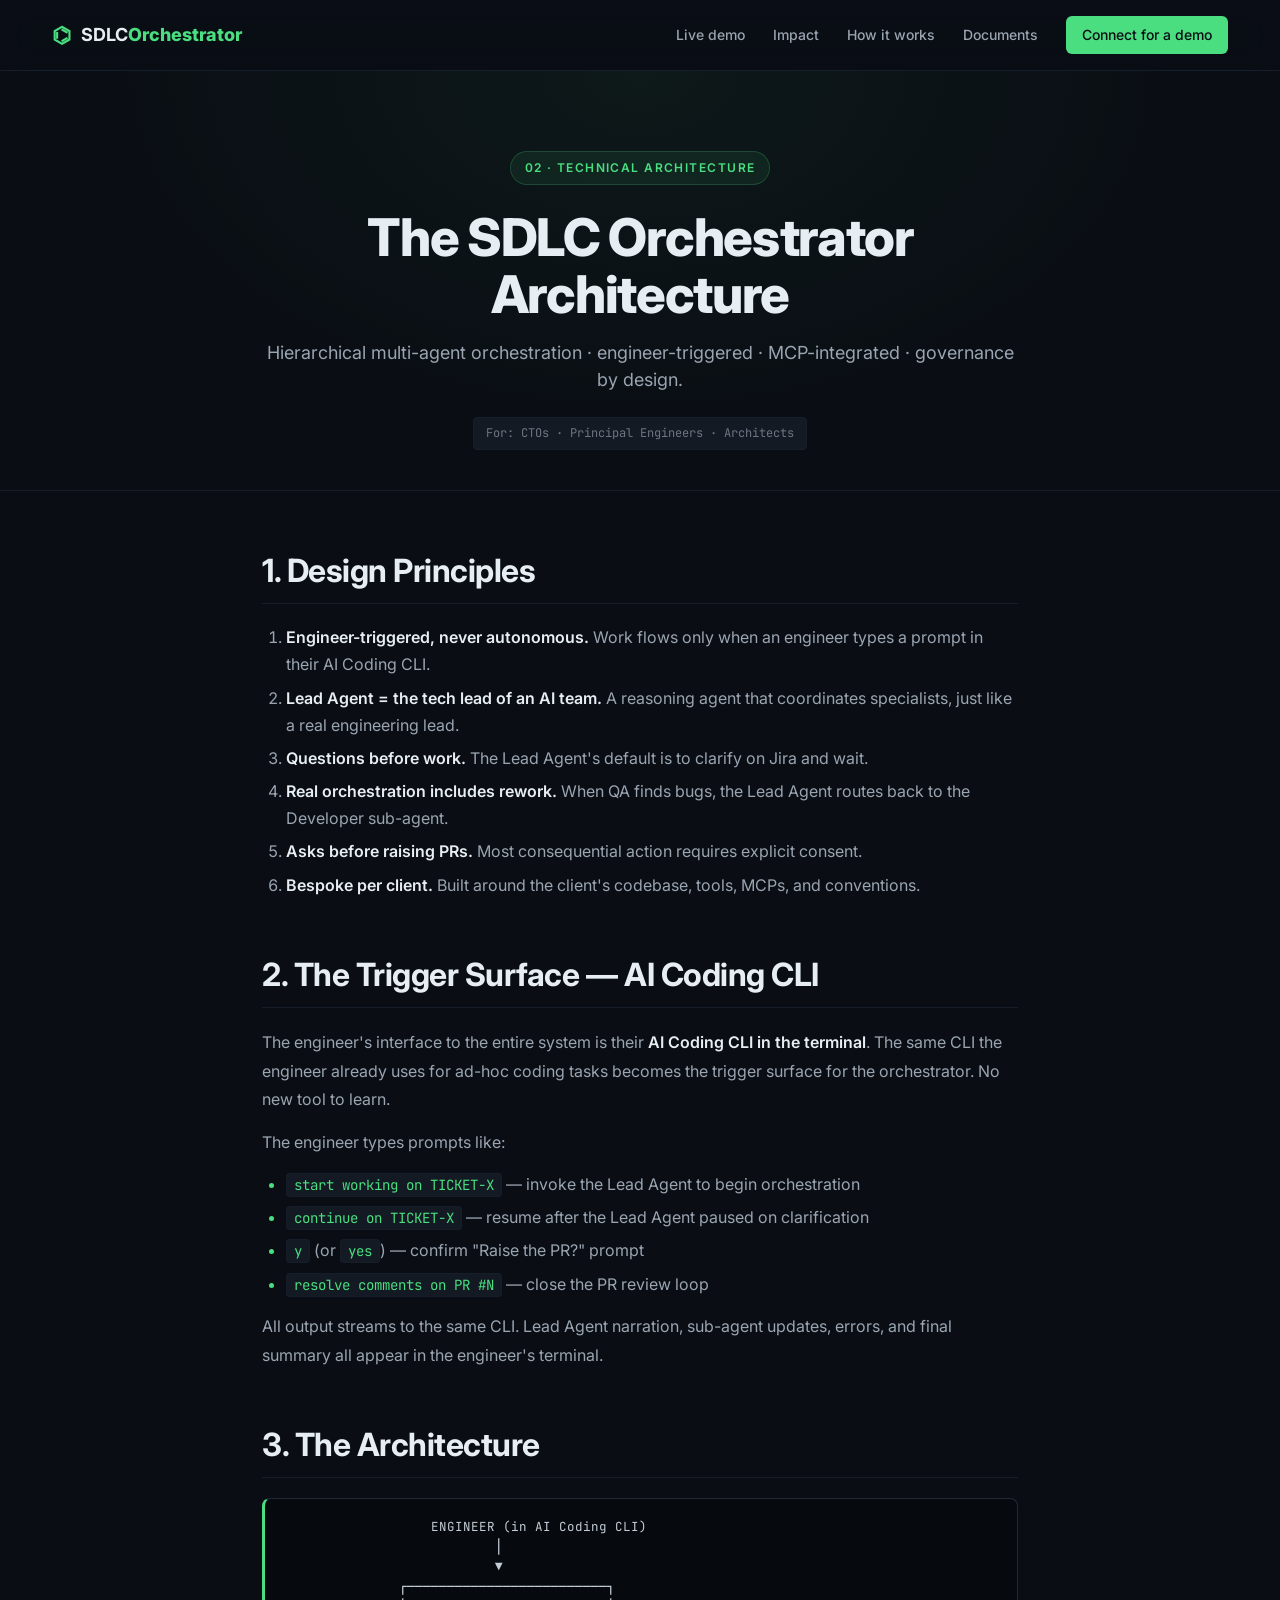
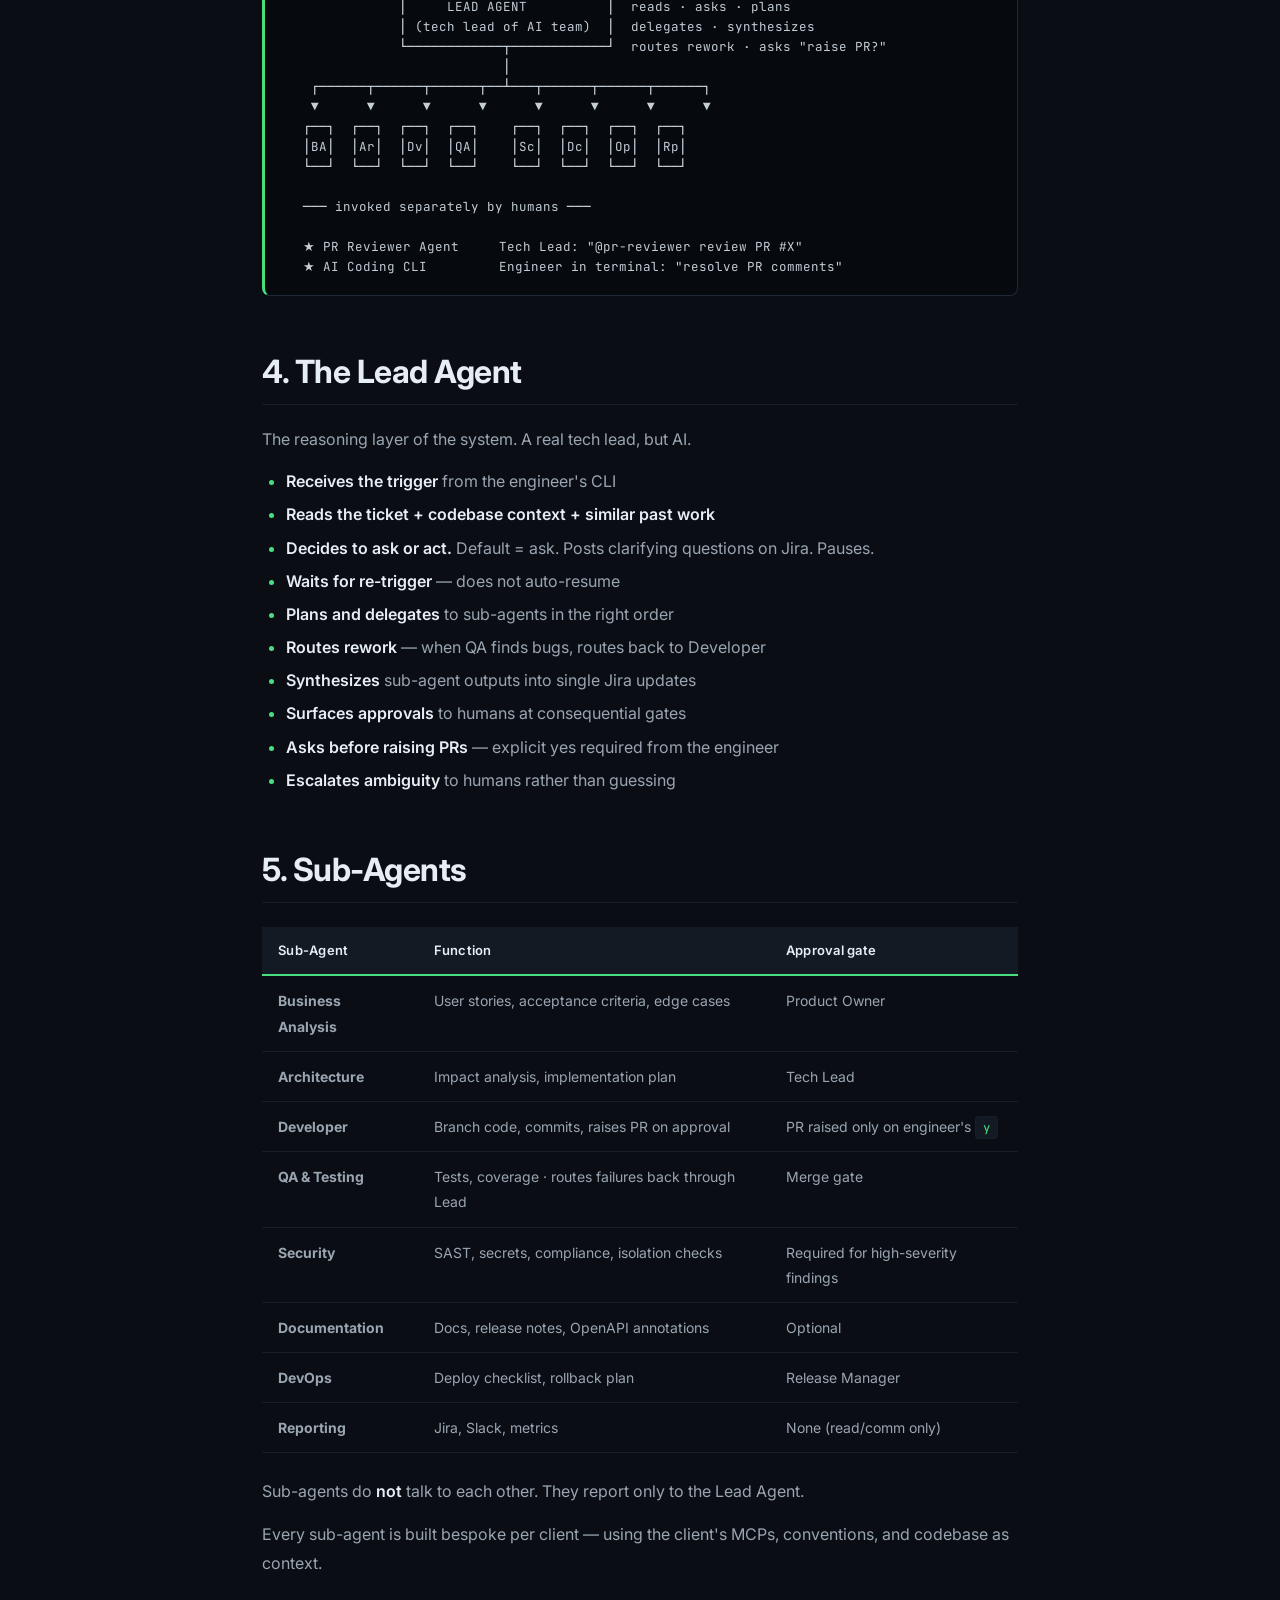
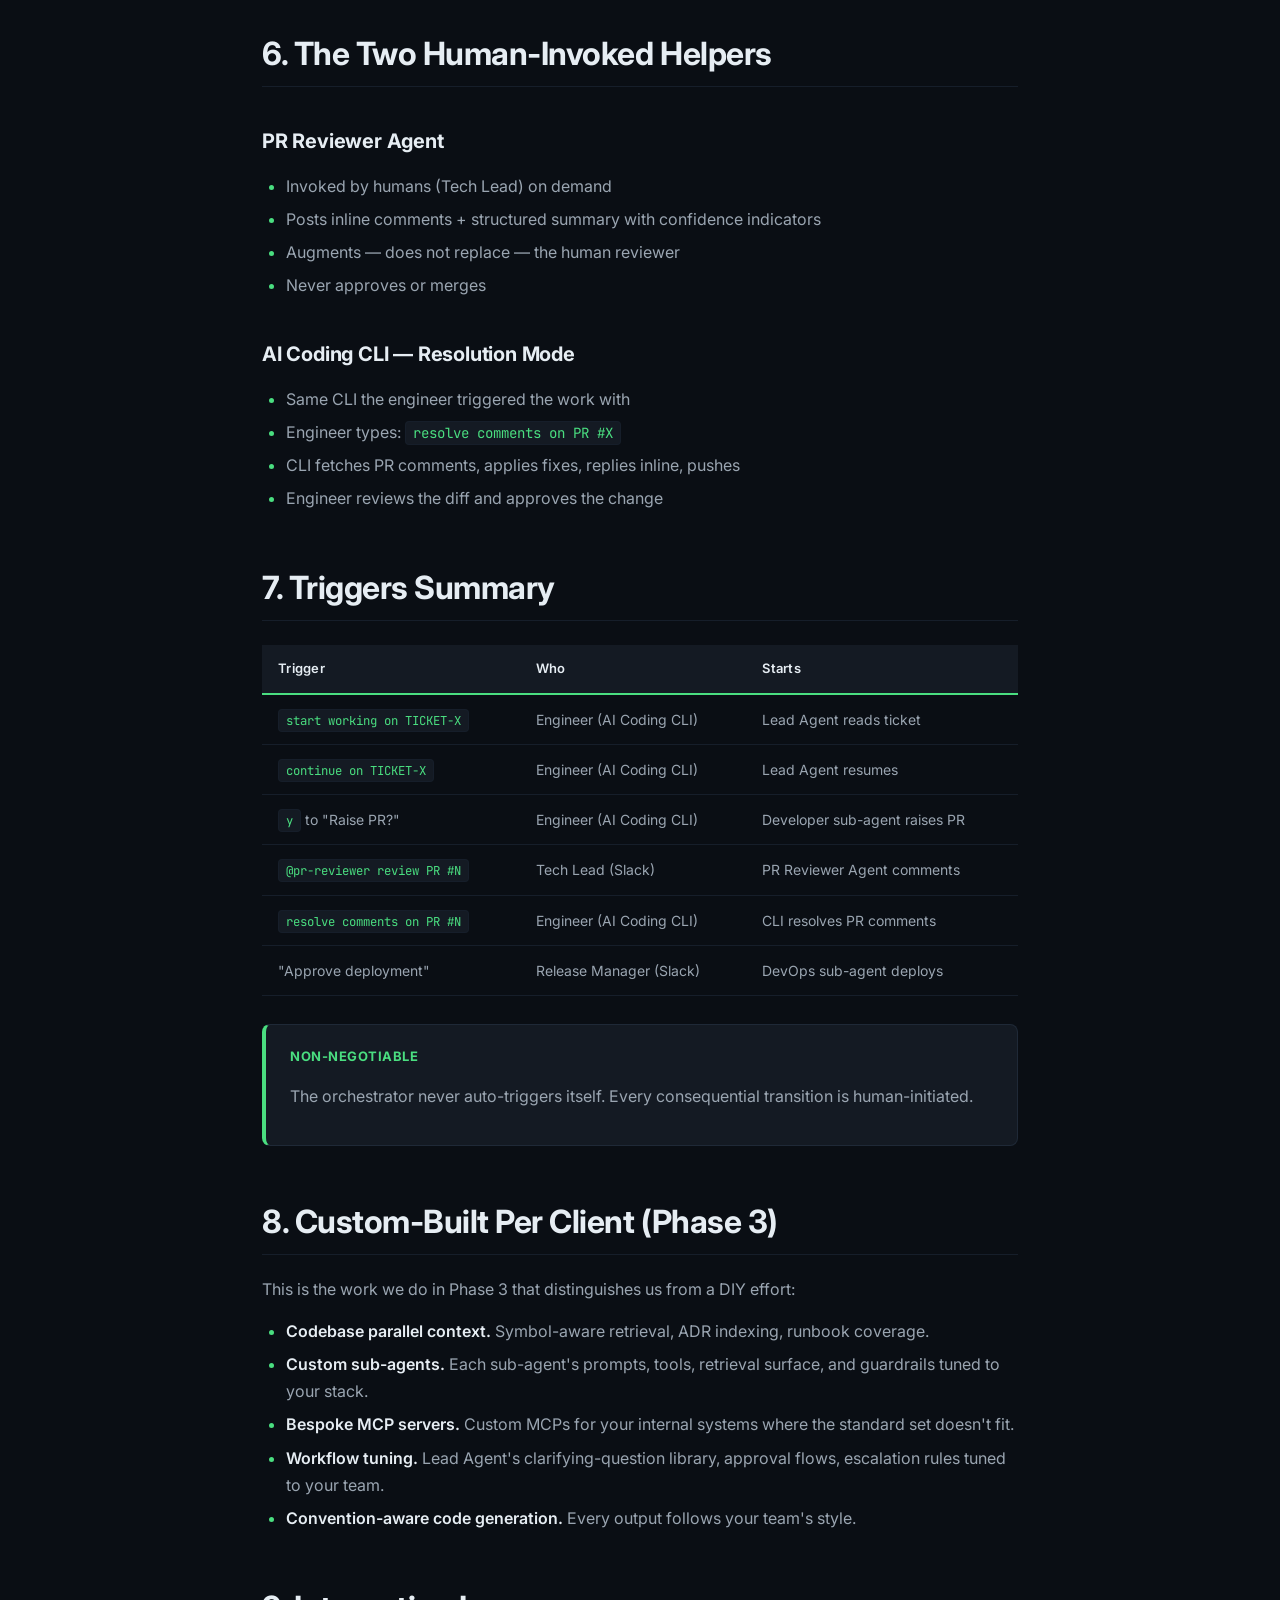
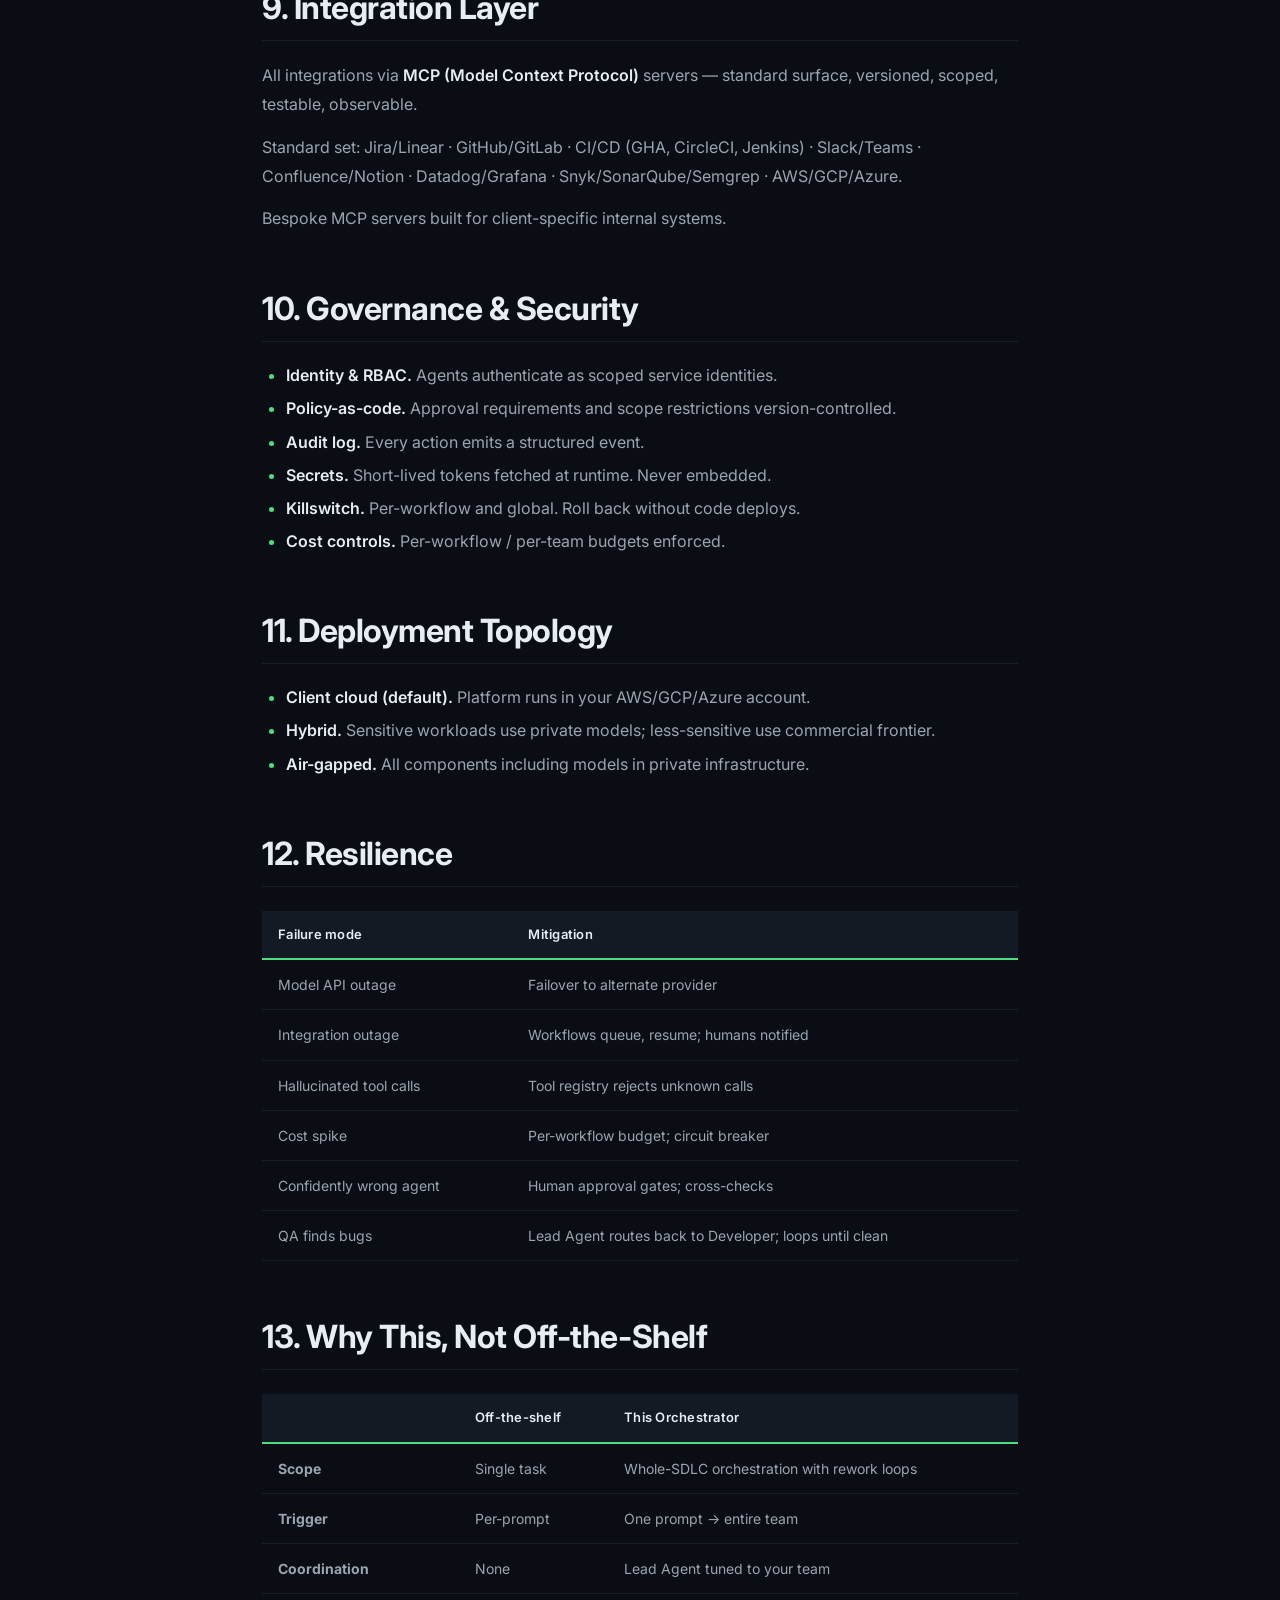
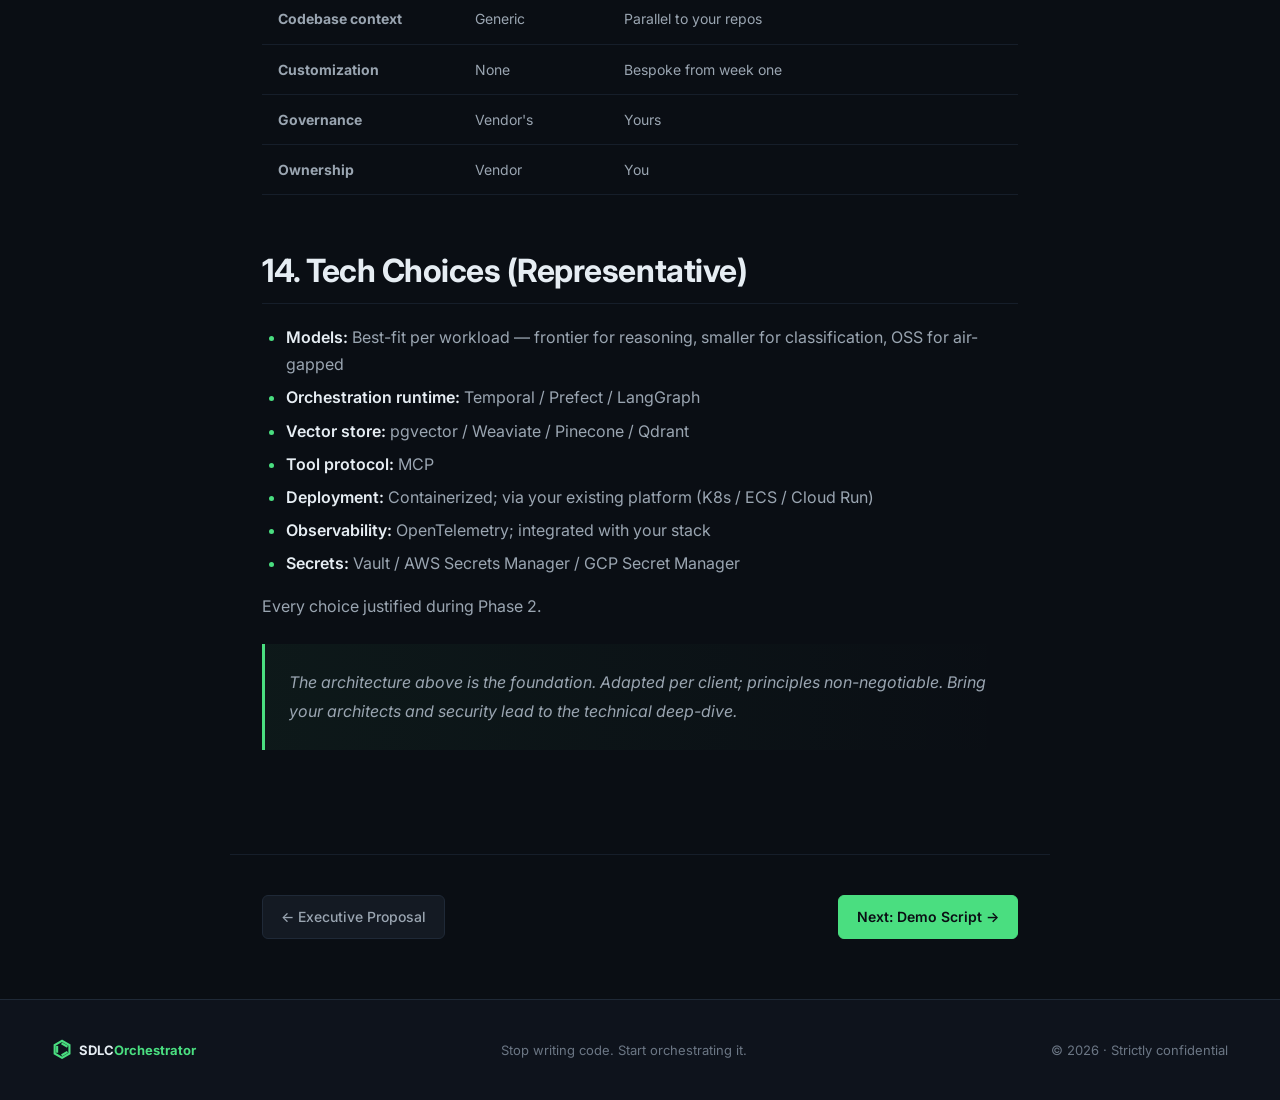
<file: docs/internal/architecture.html>
<!DOCTYPE html>
<html lang="en">
<head>
  <meta charset="UTF-8" />
  <meta name="viewport" content="width=device-width, initial-scale=1.0" />
  <title>Technical Architecture — SDLC Orchestrator</title>
  <meta name="description" content="The architecture of the SDLC Orchestrator — Lead Agent, sub-agents, MCP integration, governance, deployment." />
  <link rel="stylesheet" href="../styles.css" />
  <link rel="stylesheet" href="../doc.css" />
  <link rel="preconnect" href="https://fonts.googleapis.com" />
  <link rel="preconnect" href="https://fonts.gstatic.com" crossorigin />
  <link href="https://fonts.googleapis.com/css2?family=Inter:wght@400;500;600;700;800&family=JetBrains+Mono:wght@400;500&display=swap" rel="stylesheet" />
</head>
<body>

  <nav class="nav">
    <div class="nav-inner">
      <a href="../index.html" class="brand">
        <span class="brand-mark">⌬</span>
        <span class="brand-name">SDLC<em>Orchestrator</em></span>
      </a>
      <div class="nav-links">
        <a href="../index.html#demo">Live demo</a>
        <a href="../index.html#impact">Impact</a>
        <a href="../index.html#how">How it works</a>
        <a href="library.html">Documents</a>
        <a href="https://www.linkedin.com/in/harshpatel4905/" target="_blank" rel="noopener" class="nav-cta">Connect for a demo</a>
      </div>
    </div>
  </nav>

  <section class="doc-hero">
    <div class="doc-hero-inner">
      <div class="doc-eyebrow">02 · Technical Architecture</div>
      <h1 class="doc-title">The SDLC Orchestrator Architecture</h1>
      <p class="doc-subtitle">Hierarchical multi-agent orchestration · engineer-triggered · MCP-integrated · governance by design.</p>
      <div class="doc-meta">For: CTOs · Principal Engineers · Architects</div>
    </div>
  </section>

  <article class="doc-content">

    <h2>1. Design Principles</h2>
    <ol>
      <li><strong>Engineer-triggered, never autonomous.</strong> Work flows only when an engineer types a prompt in their AI Coding CLI.</li>
      <li><strong>Lead Agent = the tech lead of an AI team.</strong> A reasoning agent that coordinates specialists, just like a real engineering lead.</li>
      <li><strong>Questions before work.</strong> The Lead Agent's default is to clarify on Jira and wait.</li>
      <li><strong>Real orchestration includes rework.</strong> When QA finds bugs, the Lead Agent routes back to the Developer sub-agent.</li>
      <li><strong>Asks before raising PRs.</strong> Most consequential action requires explicit consent.</li>
      <li><strong>Bespoke per client.</strong> Built around the client's codebase, tools, MCPs, and conventions.</li>
    </ol>

    <h2>2. The Trigger Surface — AI Coding CLI</h2>
    <p>The engineer's interface to the entire system is their <strong>AI Coding CLI in the terminal</strong>. The same CLI the engineer already uses for ad-hoc coding tasks becomes the trigger surface for the orchestrator. No new tool to learn.</p>
    <p>The engineer types prompts like:</p>
    <ul>
      <li><code>start working on TICKET-X</code> — invoke the Lead Agent to begin orchestration</li>
      <li><code>continue on TICKET-X</code> — resume after the Lead Agent paused on clarification</li>
      <li><code>y</code> (or <code>yes</code>) — confirm "Raise the PR?" prompt</li>
      <li><code>resolve comments on PR #N</code> — close the PR review loop</li>
    </ul>
    <p>All output streams to the same CLI. Lead Agent narration, sub-agent updates, errors, and final summary all appear in the engineer's terminal.</p>

    <h2>3. The Architecture</h2>
<pre>                  ENGINEER (in AI Coding CLI)
                          │
                          ▼
              ┌─────────────────────────┐
              │     LEAD AGENT          │  reads · asks · plans
              │ (tech lead of AI team)  │  delegates · synthesizes
              └────────────┬────────────┘  routes rework · asks "raise PR?"
                           │
   ┌──────┬──────┬──────┬──┴───┬──────┬──────┬──────┐
   ▼      ▼      ▼      ▼      ▼      ▼      ▼      ▼
  ┌──┐  ┌──┐  ┌──┐  ┌──┐    ┌──┐  ┌──┐  ┌──┐  ┌──┐
  │BA│  │Ar│  │Dv│  │QA│    │Sc│  │Dc│  │Op│  │Rp│
  └──┘  └──┘  └──┘  └──┘    └──┘  └──┘  └──┘  └──┘

  ─── invoked separately by humans ───

  ★ PR Reviewer Agent     Tech Lead: "@pr-reviewer review PR #X"
  ★ AI Coding CLI         Engineer in terminal: "resolve PR comments"</pre>

    <h2>4. The Lead Agent</h2>
    <p>The reasoning layer of the system. A real tech lead, but AI.</p>
    <ul>
      <li><strong>Receives the trigger</strong> from the engineer's CLI</li>
      <li><strong>Reads the ticket + codebase context + similar past work</strong></li>
      <li><strong>Decides to ask or act.</strong> Default = ask. Posts clarifying questions on Jira. Pauses.</li>
      <li><strong>Waits for re-trigger</strong> — does not auto-resume</li>
      <li><strong>Plans and delegates</strong> to sub-agents in the right order</li>
      <li><strong>Routes rework</strong> — when QA finds bugs, routes back to Developer</li>
      <li><strong>Synthesizes</strong> sub-agent outputs into single Jira updates</li>
      <li><strong>Surfaces approvals</strong> to humans at consequential gates</li>
      <li><strong>Asks before raising PRs</strong> — explicit yes required from the engineer</li>
      <li><strong>Escalates ambiguity</strong> to humans rather than guessing</li>
    </ul>

    <h2>5. Sub-Agents</h2>
    <table>
      <thead>
        <tr><th>Sub-Agent</th><th>Function</th><th>Approval gate</th></tr>
      </thead>
      <tbody>
        <tr><td><strong>Business Analysis</strong></td><td>User stories, acceptance criteria, edge cases</td><td>Product Owner</td></tr>
        <tr><td><strong>Architecture</strong></td><td>Impact analysis, implementation plan</td><td>Tech Lead</td></tr>
        <tr><td><strong>Developer</strong></td><td>Branch code, commits, raises PR on approval</td><td>PR raised only on engineer's <code>y</code></td></tr>
        <tr><td><strong>QA &amp; Testing</strong></td><td>Tests, coverage · routes failures back through Lead</td><td>Merge gate</td></tr>
        <tr><td><strong>Security</strong></td><td>SAST, secrets, compliance, isolation checks</td><td>Required for high-severity findings</td></tr>
        <tr><td><strong>Documentation</strong></td><td>Docs, release notes, OpenAPI annotations</td><td>Optional</td></tr>
        <tr><td><strong>DevOps</strong></td><td>Deploy checklist, rollback plan</td><td>Release Manager</td></tr>
        <tr><td><strong>Reporting</strong></td><td>Jira, Slack, metrics</td><td>None (read/comm only)</td></tr>
      </tbody>
    </table>
    <p>Sub-agents do <strong>not</strong> talk to each other. They report only to the Lead Agent.</p>
    <p>Every sub-agent is built bespoke per client — using the client's MCPs, conventions, and codebase as context.</p>

    <h2>6. The Two Human-Invoked Helpers</h2>
    <h3>PR Reviewer Agent</h3>
    <ul>
      <li>Invoked by humans (Tech Lead) on demand</li>
      <li>Posts inline comments + structured summary with confidence indicators</li>
      <li>Augments — does not replace — the human reviewer</li>
      <li>Never approves or merges</li>
    </ul>
    <h3>AI Coding CLI — Resolution Mode</h3>
    <ul>
      <li>Same CLI the engineer triggered the work with</li>
      <li>Engineer types: <code>resolve comments on PR #X</code></li>
      <li>CLI fetches PR comments, applies fixes, replies inline, pushes</li>
      <li>Engineer reviews the diff and approves the change</li>
    </ul>

    <h2>7. Triggers Summary</h2>
    <table>
      <thead>
        <tr><th>Trigger</th><th>Who</th><th>Starts</th></tr>
      </thead>
      <tbody>
        <tr><td><code>start working on TICKET-X</code></td><td>Engineer (AI Coding CLI)</td><td>Lead Agent reads ticket</td></tr>
        <tr><td><code>continue on TICKET-X</code></td><td>Engineer (AI Coding CLI)</td><td>Lead Agent resumes</td></tr>
        <tr><td><code>y</code> to "Raise PR?"</td><td>Engineer (AI Coding CLI)</td><td>Developer sub-agent raises PR</td></tr>
        <tr><td><code>@pr-reviewer review PR #N</code></td><td>Tech Lead (Slack)</td><td>PR Reviewer Agent comments</td></tr>
        <tr><td><code>resolve comments on PR #N</code></td><td>Engineer (AI Coding CLI)</td><td>CLI resolves PR comments</td></tr>
        <tr><td>"Approve deployment"</td><td>Release Manager (Slack)</td><td>DevOps sub-agent deploys</td></tr>
      </tbody>
    </table>
    <div class="callout">
      <div class="callout-title">Non-negotiable</div>
      <p>The orchestrator never auto-triggers itself. Every consequential transition is human-initiated.</p>
    </div>

    <h2>8. Custom-Built Per Client (Phase 3)</h2>
    <p>This is the work we do in Phase 3 that distinguishes us from a DIY effort:</p>
    <ul>
      <li><strong>Codebase parallel context.</strong> Symbol-aware retrieval, ADR indexing, runbook coverage.</li>
      <li><strong>Custom sub-agents.</strong> Each sub-agent's prompts, tools, retrieval surface, and guardrails tuned to your stack.</li>
      <li><strong>Bespoke MCP servers.</strong> Custom MCPs for your internal systems where the standard set doesn't fit.</li>
      <li><strong>Workflow tuning.</strong> Lead Agent's clarifying-question library, approval flows, escalation rules tuned to your team.</li>
      <li><strong>Convention-aware code generation.</strong> Every output follows your team's style.</li>
    </ul>

    <h2>9. Integration Layer</h2>
    <p>All integrations via <strong>MCP (Model Context Protocol)</strong> servers — standard surface, versioned, scoped, testable, observable.</p>
    <p>Standard set: Jira/Linear · GitHub/GitLab · CI/CD (GHA, CircleCI, Jenkins) · Slack/Teams · Confluence/Notion · Datadog/Grafana · Snyk/SonarQube/Semgrep · AWS/GCP/Azure.</p>
    <p>Bespoke MCP servers built for client-specific internal systems.</p>

    <h2>10. Governance &amp; Security</h2>
    <ul>
      <li><strong>Identity &amp; RBAC.</strong> Agents authenticate as scoped service identities.</li>
      <li><strong>Policy-as-code.</strong> Approval requirements and scope restrictions version-controlled.</li>
      <li><strong>Audit log.</strong> Every action emits a structured event.</li>
      <li><strong>Secrets.</strong> Short-lived tokens fetched at runtime. Never embedded.</li>
      <li><strong>Killswitch.</strong> Per-workflow and global. Roll back without code deploys.</li>
      <li><strong>Cost controls.</strong> Per-workflow / per-team budgets enforced.</li>
    </ul>

    <h2>11. Deployment Topology</h2>
    <ul>
      <li><strong>Client cloud (default).</strong> Platform runs in your AWS/GCP/Azure account.</li>
      <li><strong>Hybrid.</strong> Sensitive workloads use private models; less-sensitive use commercial frontier.</li>
      <li><strong>Air-gapped.</strong> All components including models in private infrastructure.</li>
    </ul>

    <h2>12. Resilience</h2>
    <table>
      <thead>
        <tr><th>Failure mode</th><th>Mitigation</th></tr>
      </thead>
      <tbody>
        <tr><td>Model API outage</td><td>Failover to alternate provider</td></tr>
        <tr><td>Integration outage</td><td>Workflows queue, resume; humans notified</td></tr>
        <tr><td>Hallucinated tool calls</td><td>Tool registry rejects unknown calls</td></tr>
        <tr><td>Cost spike</td><td>Per-workflow budget; circuit breaker</td></tr>
        <tr><td>Confidently wrong agent</td><td>Human approval gates; cross-checks</td></tr>
        <tr><td>QA finds bugs</td><td>Lead Agent routes back to Developer; loops until clean</td></tr>
      </tbody>
    </table>

    <h2>13. Why This, Not Off-the-Shelf</h2>
    <table>
      <thead>
        <tr><th></th><th>Off-the-shelf</th><th>This Orchestrator</th></tr>
      </thead>
      <tbody>
        <tr><td><strong>Scope</strong></td><td>Single task</td><td>Whole-SDLC orchestration with rework loops</td></tr>
        <tr><td><strong>Trigger</strong></td><td>Per-prompt</td><td>One prompt → entire team</td></tr>
        <tr><td><strong>Coordination</strong></td><td>None</td><td>Lead Agent tuned to your team</td></tr>
        <tr><td><strong>Codebase context</strong></td><td>Generic</td><td>Parallel to your repos</td></tr>
        <tr><td><strong>Customization</strong></td><td>None</td><td>Bespoke from week one</td></tr>
        <tr><td><strong>Governance</strong></td><td>Vendor's</td><td>Yours</td></tr>
        <tr><td><strong>Ownership</strong></td><td>Vendor</td><td>You</td></tr>
      </tbody>
    </table>

    <h2>14. Tech Choices (Representative)</h2>
    <ul>
      <li><strong>Models:</strong> Best-fit per workload — frontier for reasoning, smaller for classification, OSS for air-gapped</li>
      <li><strong>Orchestration runtime:</strong> Temporal / Prefect / LangGraph</li>
      <li><strong>Vector store:</strong> pgvector / Weaviate / Pinecone / Qdrant</li>
      <li><strong>Tool protocol:</strong> MCP</li>
      <li><strong>Deployment:</strong> Containerized; via your existing platform (K8s / ECS / Cloud Run)</li>
      <li><strong>Observability:</strong> OpenTelemetry; integrated with your stack</li>
      <li><strong>Secrets:</strong> Vault / AWS Secrets Manager / GCP Secret Manager</li>
    </ul>
    <p>Every choice justified during Phase 2.</p>

    <blockquote>
      <p>The architecture above is the foundation. Adapted per client; principles non-negotiable. Bring your architects and security lead to the technical deep-dive.</p>
    </blockquote>

  </article>

  <div class="doc-footer-nav">
    <a href="proposal.html" class="doc-footer-link">← Executive Proposal</a>
    <a href="demo.html" class="doc-footer-link doc-footer-link-primary">Next: Demo Script →</a>
  </div>

  <footer class="footer">
    <div class="container footer-inner">
      <div class="footer-brand">
        <span class="brand-mark">⌬</span>
        <span>SDLC<em>Orchestrator</em></span>
      </div>
      <div class="footer-tag">Stop writing code. Start orchestrating it.</div>
      <div class="footer-meta">© 2026 · Strictly confidential</div>
    </div>
  </footer>

</body>
</html>
</file>
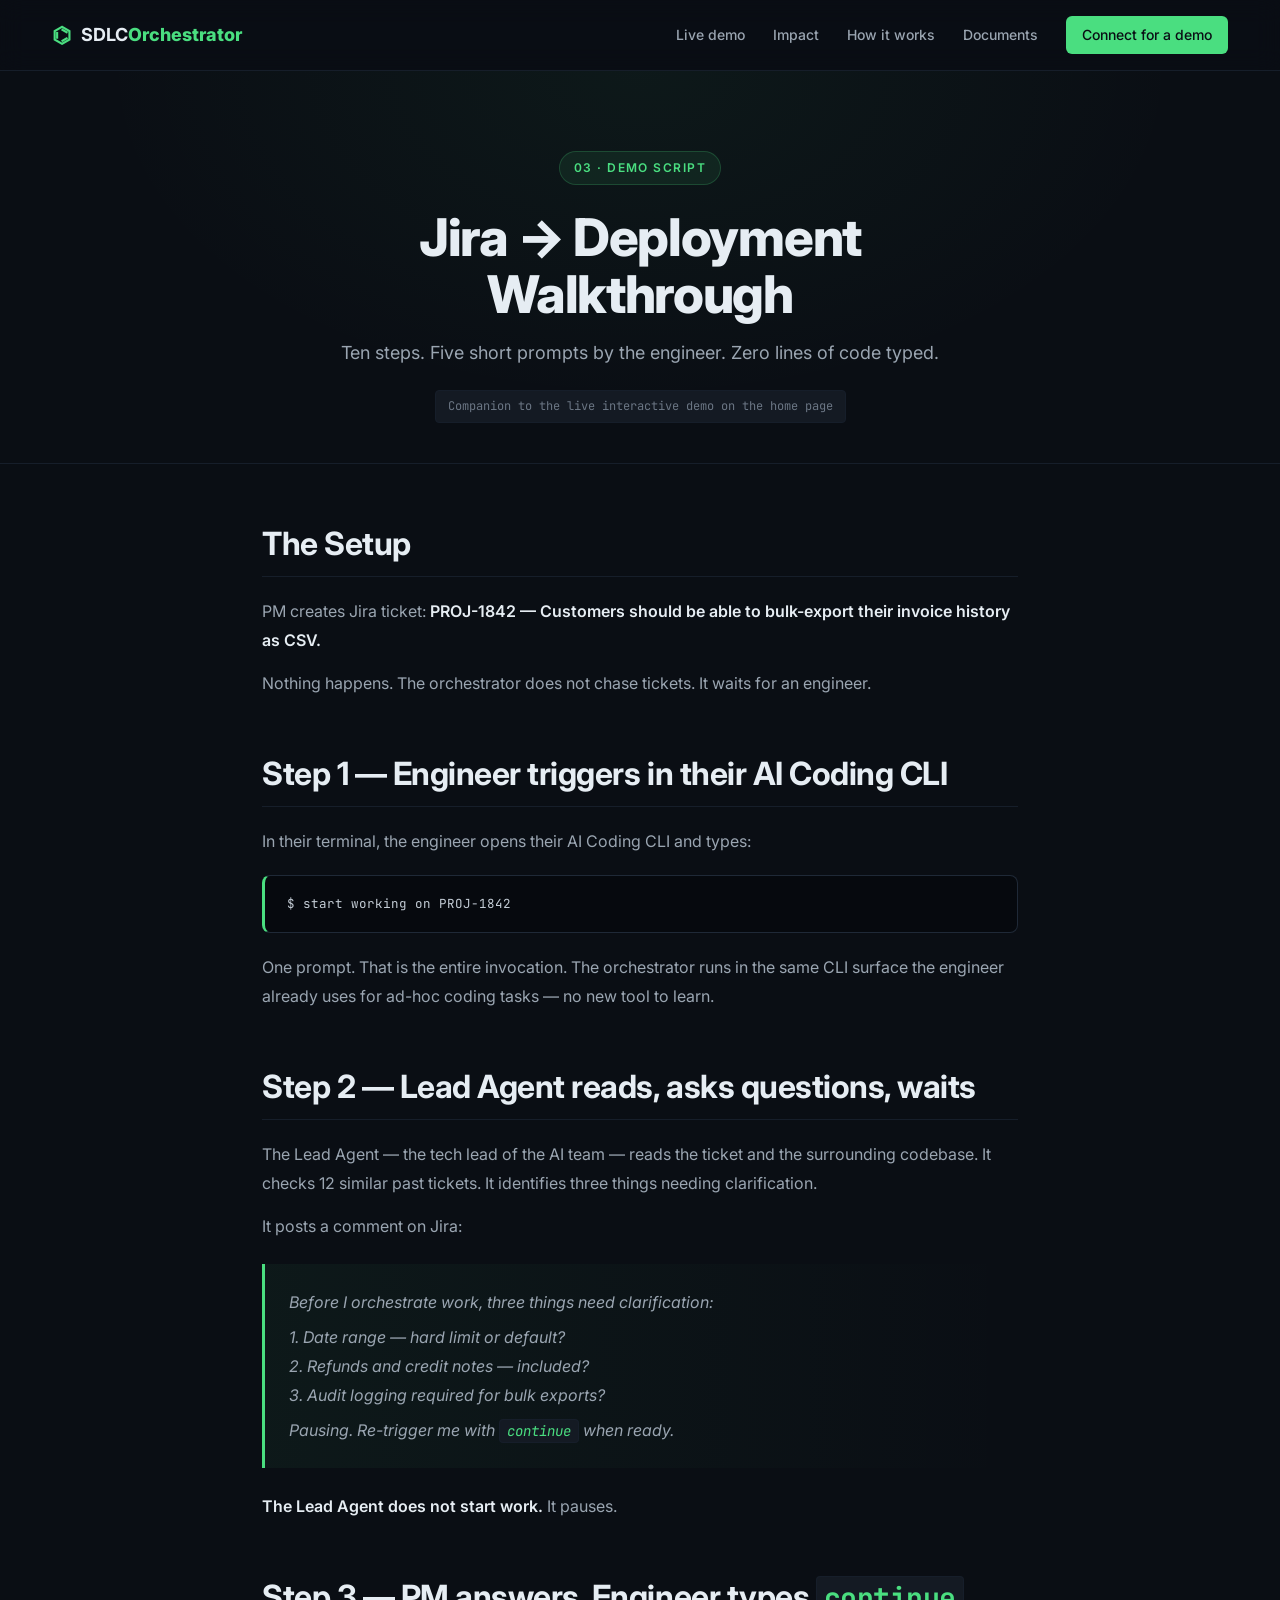
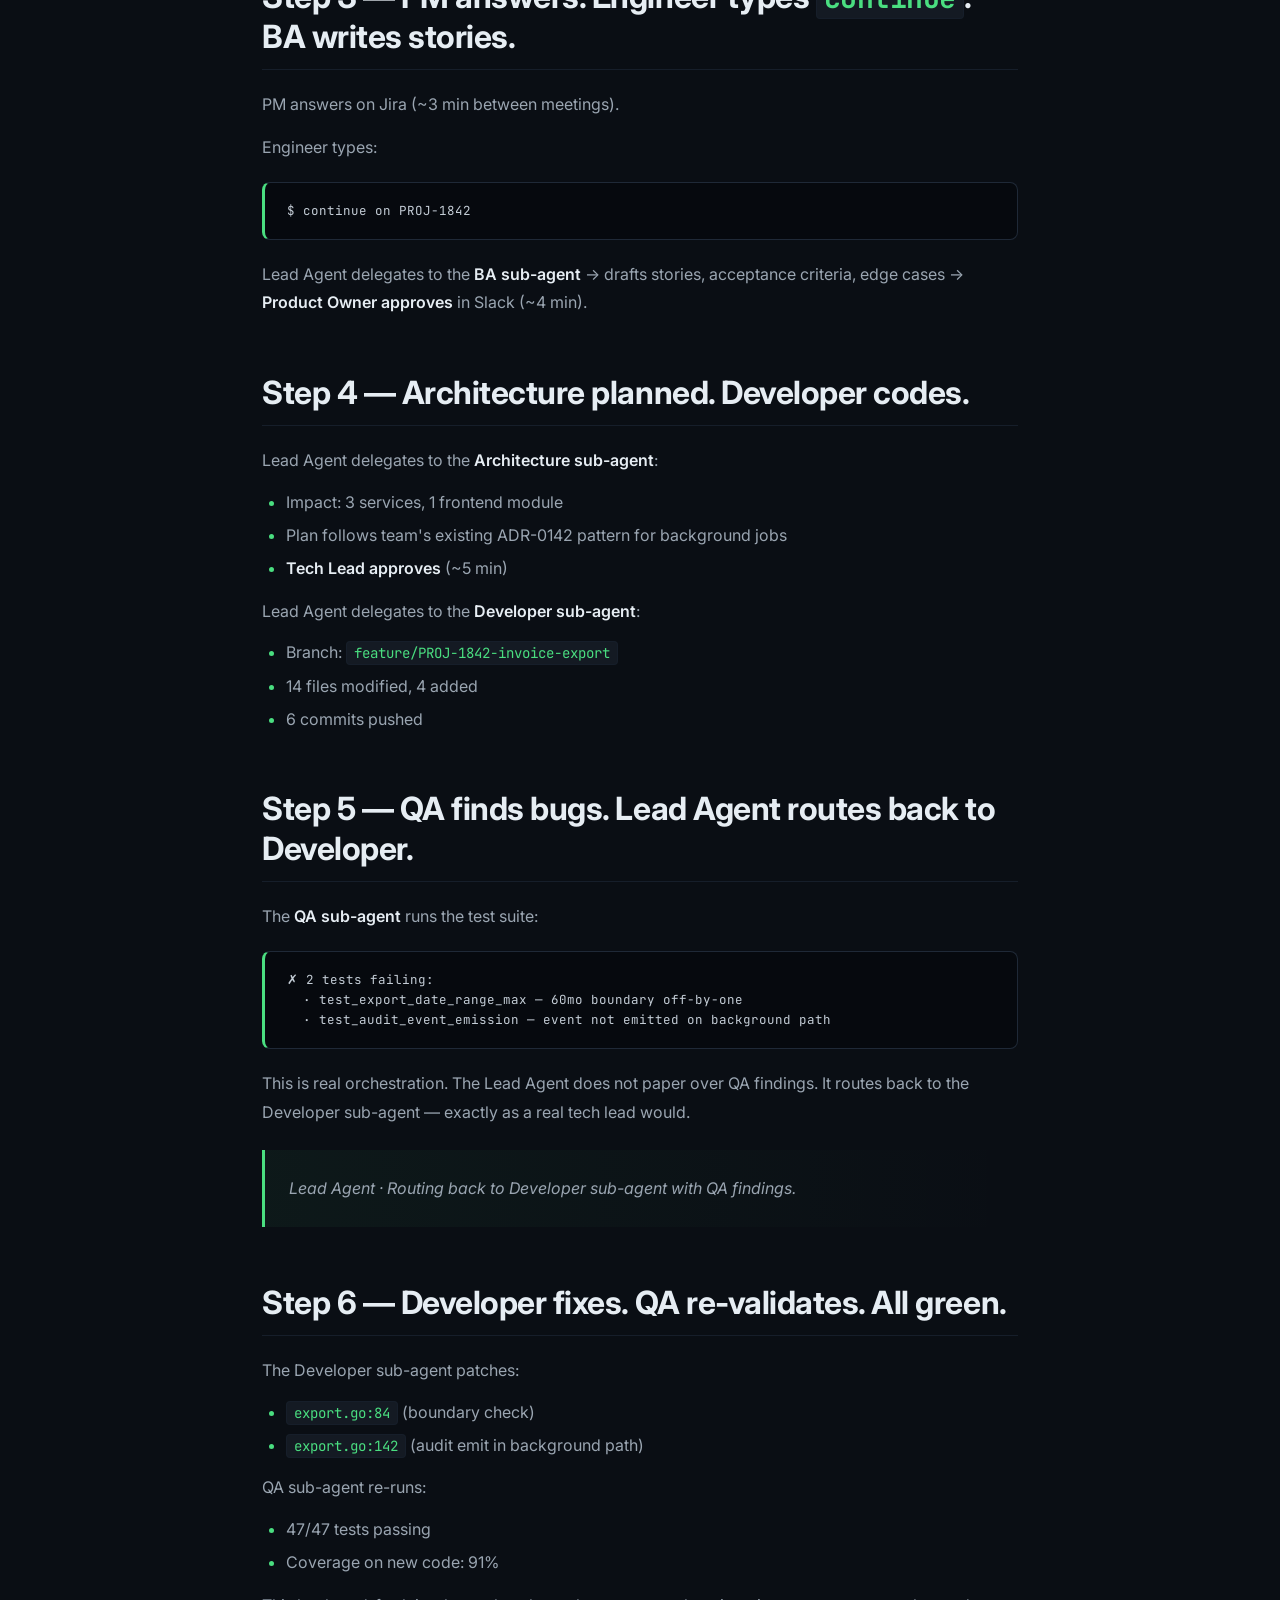
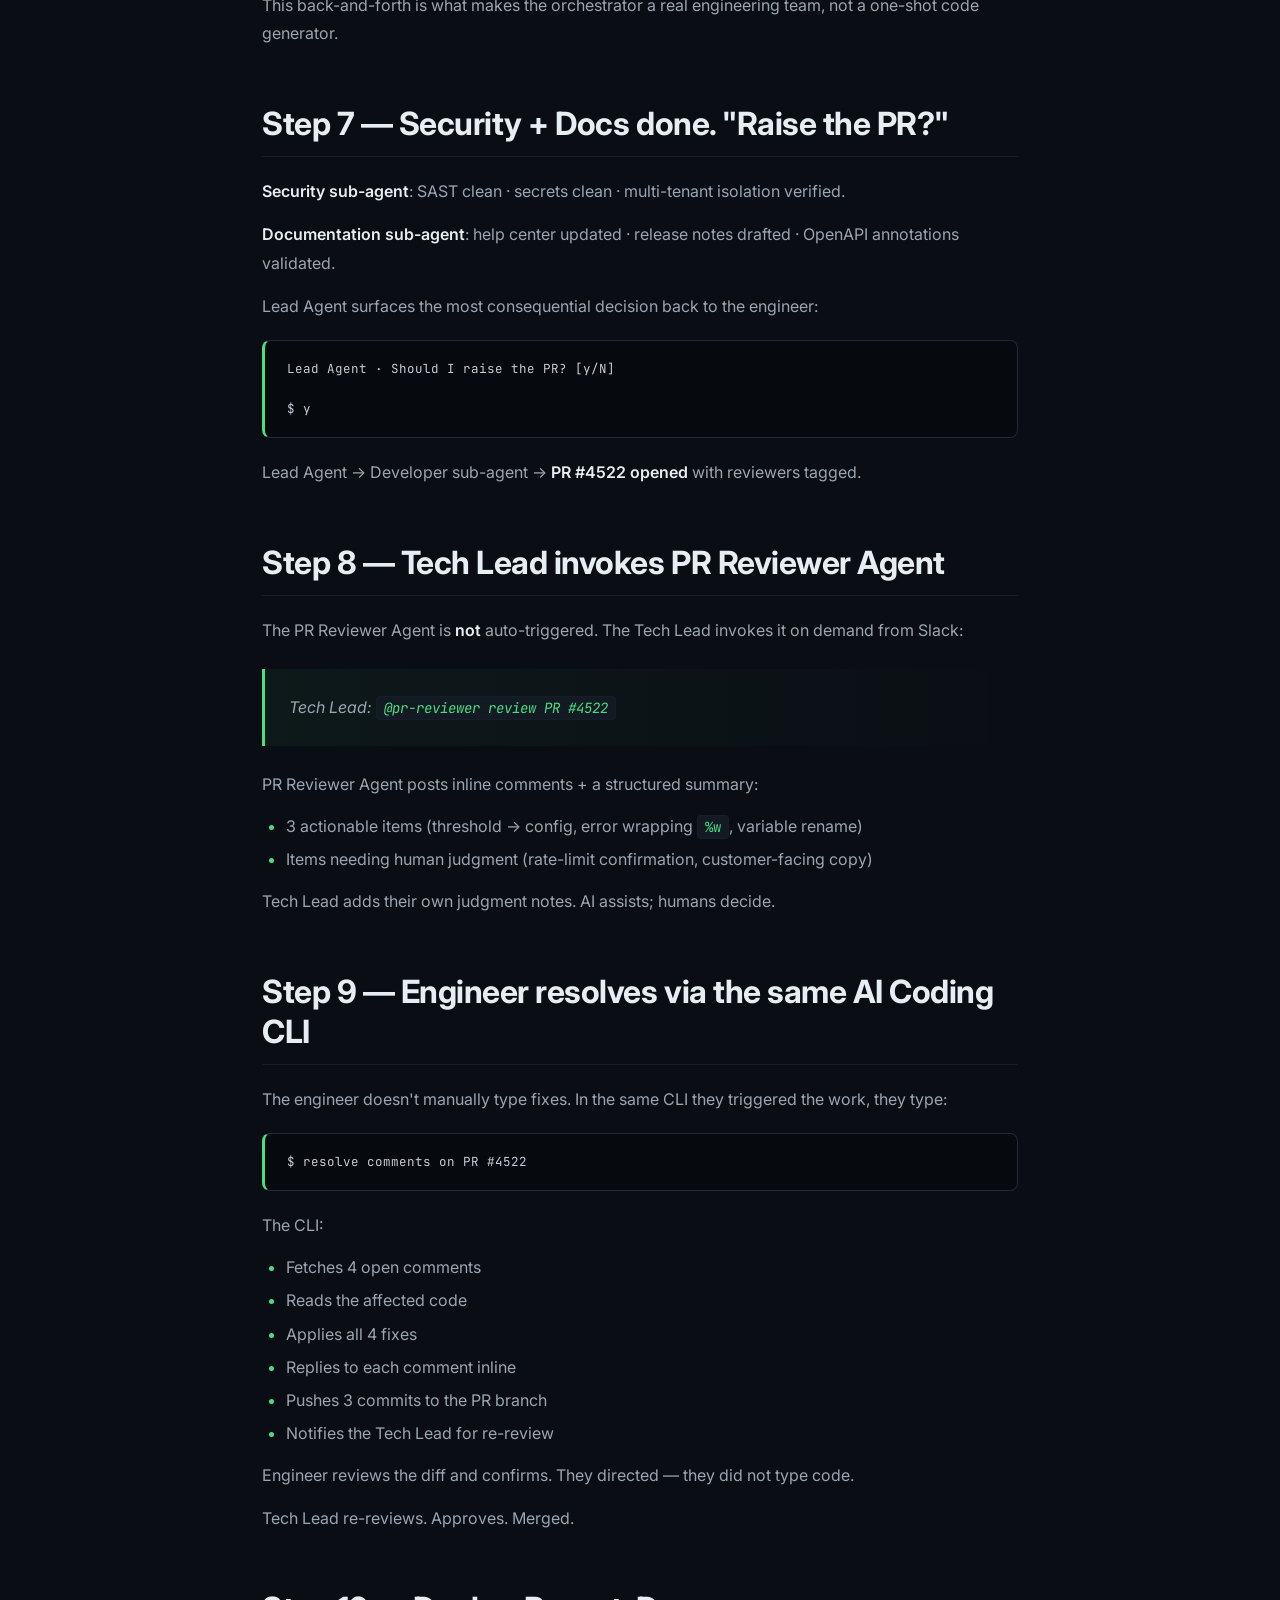
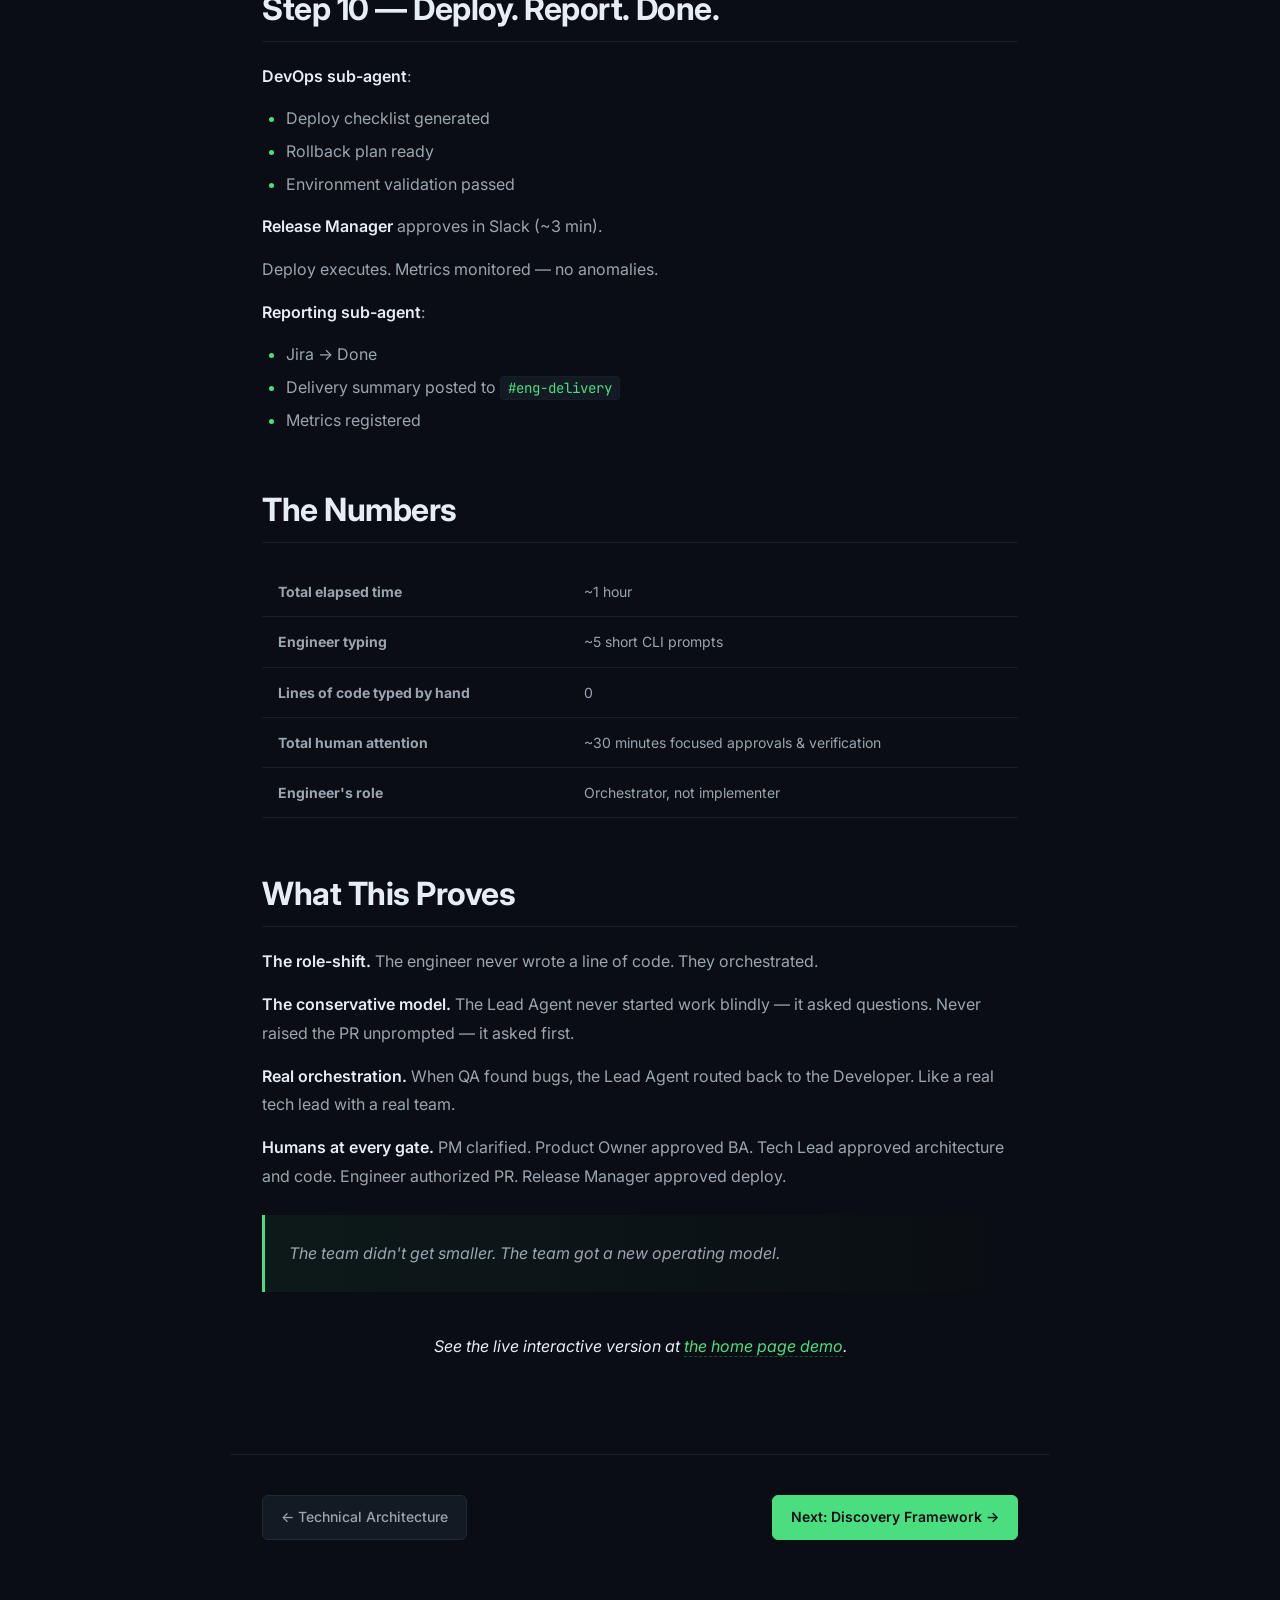
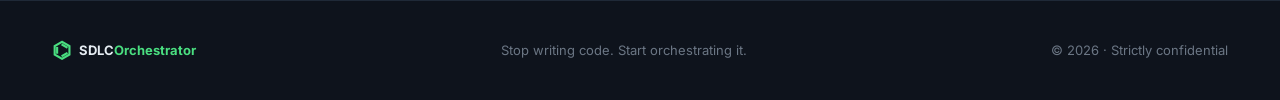
<file: docs/internal/demo.html>
<!DOCTYPE html>
<html lang="en">
<head>
  <meta charset="UTF-8" />
  <meta name="viewport" content="width=device-width, initial-scale=1.0" />
  <title>Demo Script: Jira → Deployment — SDLC Orchestrator</title>
  <meta name="description" content="Narrated 10-step walkthrough — including the QA bug-loop where the Lead Agent routes work back to the Developer." />
  <link rel="stylesheet" href="../styles.css" />
  <link rel="stylesheet" href="../doc.css" />
  <link rel="preconnect" href="https://fonts.googleapis.com" />
  <link rel="preconnect" href="https://fonts.gstatic.com" crossorigin />
  <link href="https://fonts.googleapis.com/css2?family=Inter:wght@400;500;600;700;800&family=JetBrains+Mono:wght@400;500&display=swap" rel="stylesheet" />
</head>
<body>

  <nav class="nav">
    <div class="nav-inner">
      <a href="../index.html" class="brand">
        <span class="brand-mark">⌬</span>
        <span class="brand-name">SDLC<em>Orchestrator</em></span>
      </a>
      <div class="nav-links">
        <a href="../index.html#demo">Live demo</a>
        <a href="../index.html#impact">Impact</a>
        <a href="../index.html#how">How it works</a>
        <a href="library.html">Documents</a>
        <a href="https://www.linkedin.com/in/harshpatel4905/" target="_blank" rel="noopener" class="nav-cta">Connect for a demo</a>
      </div>
    </div>
  </nav>

  <section class="doc-hero">
    <div class="doc-hero-inner">
      <div class="doc-eyebrow">03 · Demo Script</div>
      <h1 class="doc-title">Jira → Deployment Walkthrough</h1>
      <p class="doc-subtitle">Ten steps. Five short prompts by the engineer. Zero lines of code typed.</p>
      <div class="doc-meta">Companion to the live interactive demo on the home page</div>
    </div>
  </section>

  <article class="doc-content">

    <h2>The Setup</h2>
    <p>PM creates Jira ticket: <strong>PROJ-1842 — Customers should be able to bulk-export their invoice history as CSV.</strong></p>
    <p>Nothing happens. The orchestrator does not chase tickets. It waits for an engineer.</p>

    <h2>Step 1 — Engineer triggers in their AI Coding CLI</h2>
    <p>In their terminal, the engineer opens their AI Coding CLI and types:</p>
    <pre>$ start working on PROJ-1842</pre>
    <p>One prompt. That is the entire invocation. The orchestrator runs in the same CLI surface the engineer already uses for ad-hoc coding tasks — no new tool to learn.</p>

    <h2>Step 2 — Lead Agent reads, asks questions, waits</h2>
    <p>The Lead Agent — the tech lead of the AI team — reads the ticket and the surrounding codebase. It checks 12 similar past tickets. It identifies three things needing clarification.</p>
    <p>It posts a comment on Jira:</p>
    <blockquote>
      <p>Before I orchestrate work, three things need clarification:</p>
      <p>1. Date range — hard limit or default?<br/>2. Refunds and credit notes — included?<br/>3. Audit logging required for bulk exports?</p>
      <p>Pausing. Re-trigger me with <code>continue</code> when ready.</p>
    </blockquote>
    <p><strong>The Lead Agent does not start work.</strong> It pauses.</p>

    <h2>Step 3 — PM answers. Engineer types <code>continue</code>. BA writes stories.</h2>
    <p>PM answers on Jira (~3 min between meetings).</p>
    <p>Engineer types:</p>
    <pre>$ continue on PROJ-1842</pre>
    <p>Lead Agent delegates to the <strong>BA sub-agent</strong> → drafts stories, acceptance criteria, edge cases → <strong>Product Owner approves</strong> in Slack (~4 min).</p>

    <h2>Step 4 — Architecture planned. Developer codes.</h2>
    <p>Lead Agent delegates to the <strong>Architecture sub-agent</strong>:</p>
    <ul>
      <li>Impact: 3 services, 1 frontend module</li>
      <li>Plan follows team's existing ADR-0142 pattern for background jobs</li>
      <li><strong>Tech Lead approves</strong> (~5 min)</li>
    </ul>
    <p>Lead Agent delegates to the <strong>Developer sub-agent</strong>:</p>
    <ul>
      <li>Branch: <code>feature/PROJ-1842-invoice-export</code></li>
      <li>14 files modified, 4 added</li>
      <li>6 commits pushed</li>
    </ul>

    <h2>Step 5 — QA finds bugs. Lead Agent routes back to Developer.</h2>
    <p>The <strong>QA sub-agent</strong> runs the test suite:</p>
    <pre>✗ 2 tests failing:
  · test_export_date_range_max — 60mo boundary off-by-one
  · test_audit_event_emission — event not emitted on background path</pre>
    <p>This is real orchestration. The Lead Agent does not paper over QA findings. It routes back to the Developer sub-agent — exactly as a real tech lead would.</p>
    <blockquote>
      <p>Lead Agent · Routing back to Developer sub-agent with QA findings.</p>
    </blockquote>

    <h2>Step 6 — Developer fixes. QA re-validates. All green.</h2>
    <p>The Developer sub-agent patches:</p>
    <ul>
      <li><code>export.go:84</code> (boundary check)</li>
      <li><code>export.go:142</code> (audit emit in background path)</li>
    </ul>
    <p>QA sub-agent re-runs:</p>
    <ul>
      <li>47/47 tests passing</li>
      <li>Coverage on new code: 91%</li>
    </ul>
    <p>This back-and-forth is what makes the orchestrator a real engineering team, not a one-shot code generator.</p>

    <h2>Step 7 — Security + Docs done. "Raise the PR?"</h2>
    <p><strong>Security sub-agent</strong>: SAST clean · secrets clean · multi-tenant isolation verified.</p>
    <p><strong>Documentation sub-agent</strong>: help center updated · release notes drafted · OpenAPI annotations validated.</p>
    <p>Lead Agent surfaces the most consequential decision back to the engineer:</p>
    <pre>Lead Agent · Should I raise the PR? [y/N]

$ y</pre>
    <p>Lead Agent → Developer sub-agent → <strong>PR #4522 opened</strong> with reviewers tagged.</p>

    <h2>Step 8 — Tech Lead invokes PR Reviewer Agent</h2>
    <p>The PR Reviewer Agent is <strong>not</strong> auto-triggered. The Tech Lead invokes it on demand from Slack:</p>
    <blockquote>
      <p>Tech Lead: <code>@pr-reviewer review PR #4522</code></p>
    </blockquote>
    <p>PR Reviewer Agent posts inline comments + a structured summary:</p>
    <ul>
      <li>3 actionable items (threshold → config, error wrapping <code>%w</code>, variable rename)</li>
      <li>Items needing human judgment (rate-limit confirmation, customer-facing copy)</li>
    </ul>
    <p>Tech Lead adds their own judgment notes. AI assists; humans decide.</p>

    <h2>Step 9 — Engineer resolves via the same AI Coding CLI</h2>
    <p>The engineer doesn't manually type fixes. In the same CLI they triggered the work, they type:</p>
    <pre>$ resolve comments on PR #4522</pre>
    <p>The CLI:</p>
    <ul>
      <li>Fetches 4 open comments</li>
      <li>Reads the affected code</li>
      <li>Applies all 4 fixes</li>
      <li>Replies to each comment inline</li>
      <li>Pushes 3 commits to the PR branch</li>
      <li>Notifies the Tech Lead for re-review</li>
    </ul>
    <p>Engineer reviews the diff and confirms. They directed — they did not type code.</p>
    <p>Tech Lead re-reviews. Approves. Merged.</p>

    <h2>Step 10 — Deploy. Report. Done.</h2>
    <p><strong>DevOps sub-agent</strong>:</p>
    <ul>
      <li>Deploy checklist generated</li>
      <li>Rollback plan ready</li>
      <li>Environment validation passed</li>
    </ul>
    <p><strong>Release Manager</strong> approves in Slack (~3 min).</p>
    <p>Deploy executes. Metrics monitored — no anomalies.</p>
    <p><strong>Reporting sub-agent</strong>:</p>
    <ul>
      <li>Jira → Done</li>
      <li>Delivery summary posted to <code>#eng-delivery</code></li>
      <li>Metrics registered</li>
    </ul>

    <h2>The Numbers</h2>
    <table>
      <tbody>
        <tr><td><strong>Total elapsed time</strong></td><td>~1 hour</td></tr>
        <tr><td><strong>Engineer typing</strong></td><td>~5 short CLI prompts</td></tr>
        <tr><td><strong>Lines of code typed by hand</strong></td><td>0</td></tr>
        <tr><td><strong>Total human attention</strong></td><td>~30 minutes focused approvals &amp; verification</td></tr>
        <tr><td><strong>Engineer's role</strong></td><td>Orchestrator, not implementer</td></tr>
      </tbody>
    </table>

    <h2>What This Proves</h2>
    <p><strong>The role-shift.</strong> The engineer never wrote a line of code. They orchestrated.</p>
    <p><strong>The conservative model.</strong> The Lead Agent never started work blindly — it asked questions. Never raised the PR unprompted — it asked first.</p>
    <p><strong>Real orchestration.</strong> When QA found bugs, the Lead Agent routed back to the Developer. Like a real tech lead with a real team.</p>
    <p><strong>Humans at every gate.</strong> PM clarified. Product Owner approved BA. Tech Lead approved architecture and code. Engineer authorized PR. Release Manager approved deploy.</p>

    <blockquote>
      <p>The team didn't get smaller. The team got a new operating model.</p>
    </blockquote>

    <p style="text-align: center; margin-top: 40px;"><em>See the live interactive version at <a href="../index.html#demo">the home page demo</a>.</em></p>

  </article>

  <div class="doc-footer-nav">
    <a href="architecture.html" class="doc-footer-link">← Technical Architecture</a>
    <a href="discovery.html" class="doc-footer-link doc-footer-link-primary">Next: Discovery Framework →</a>
  </div>

  <footer class="footer">
    <div class="container footer-inner">
      <div class="footer-brand">
        <span class="brand-mark">⌬</span>
        <span>SDLC<em>Orchestrator</em></span>
      </div>
      <div class="footer-tag">Stop writing code. Start orchestrating it.</div>
      <div class="footer-meta">© 2026 · Strictly confidential</div>
    </div>
  </footer>

</body>
</html>
</file>
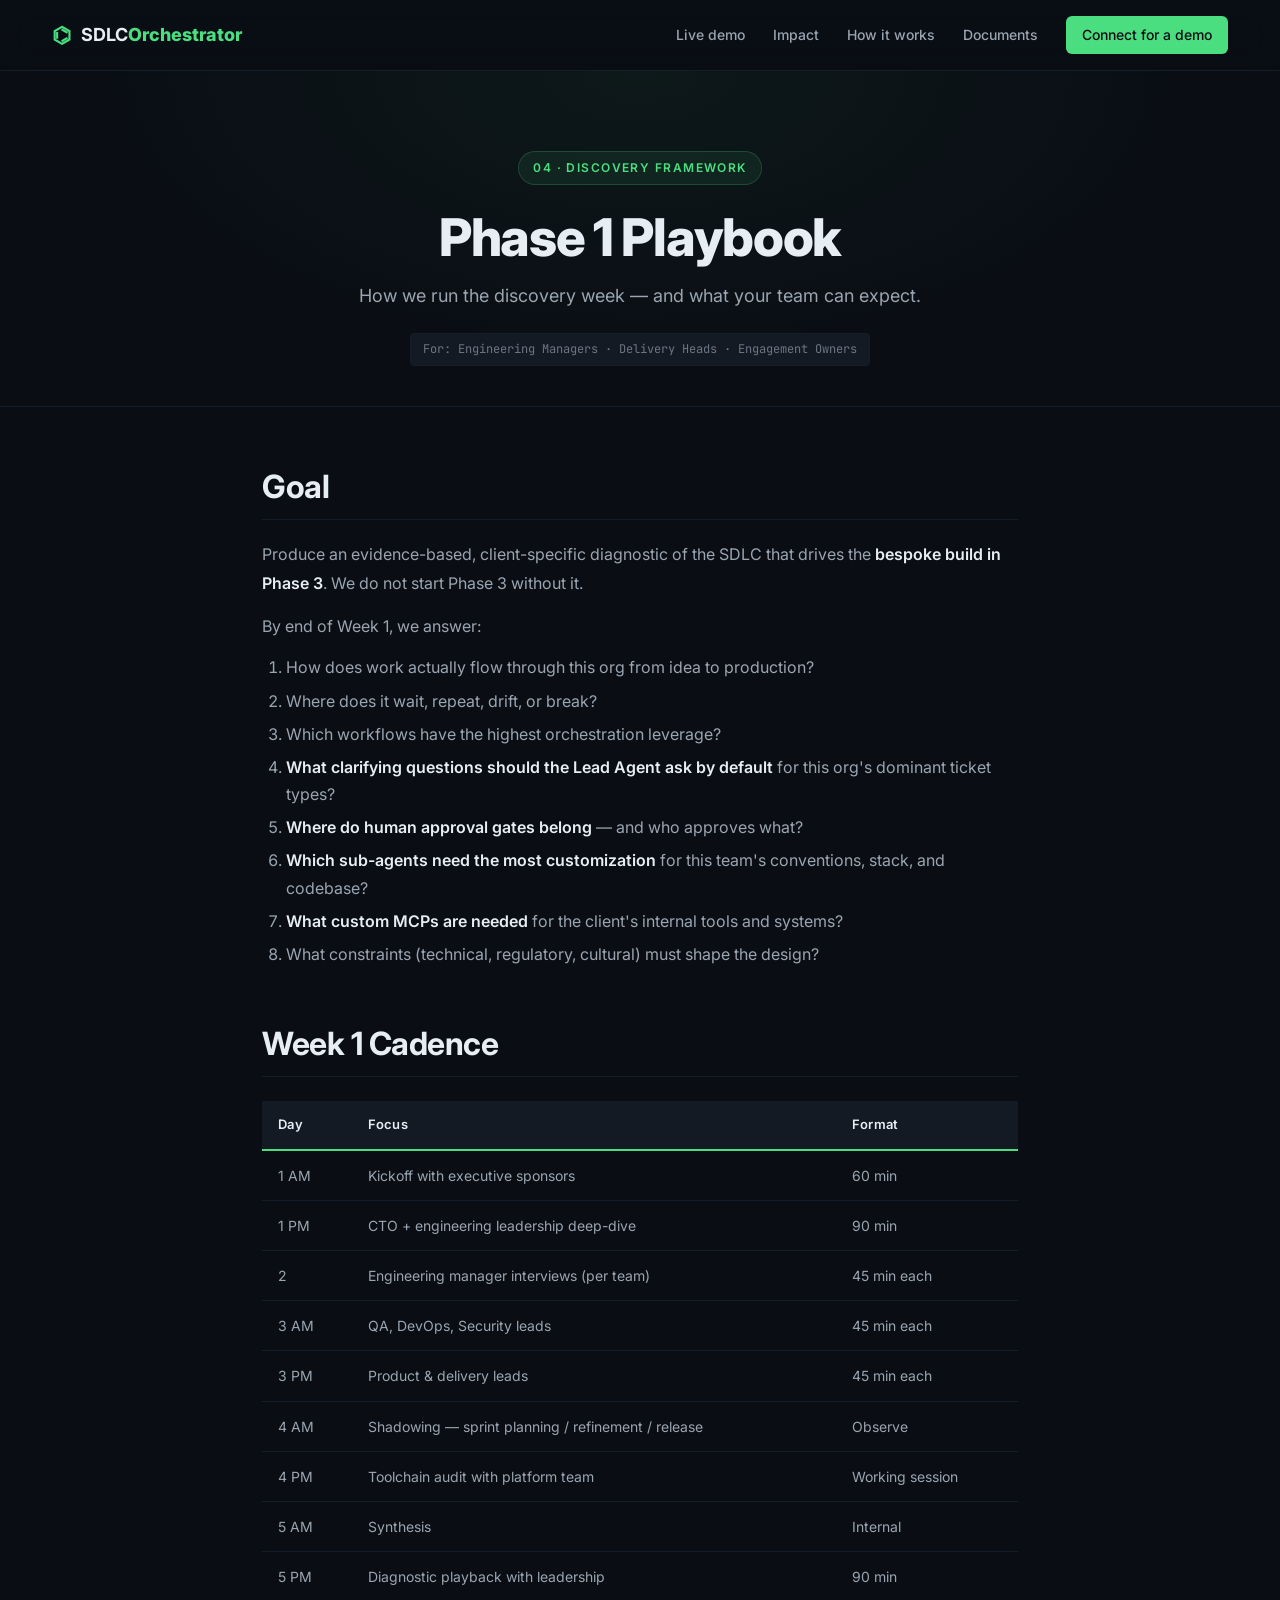
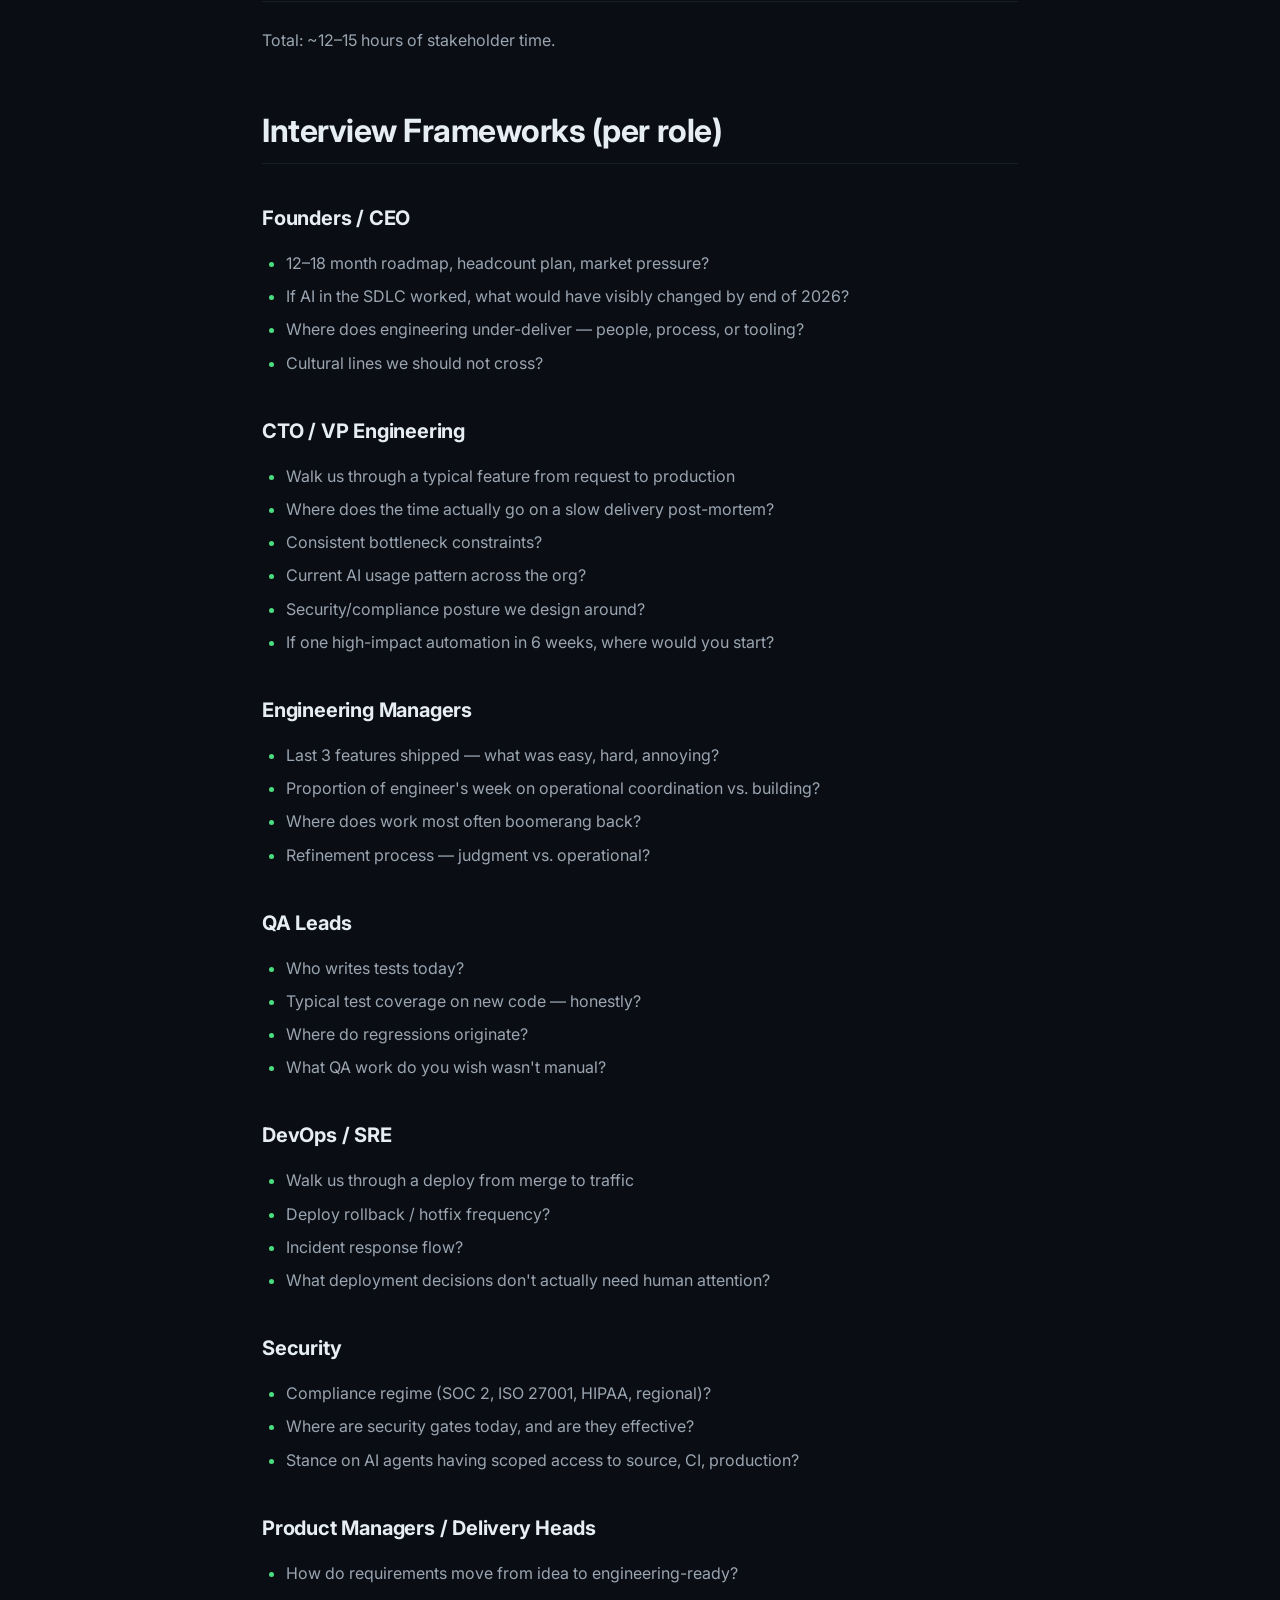
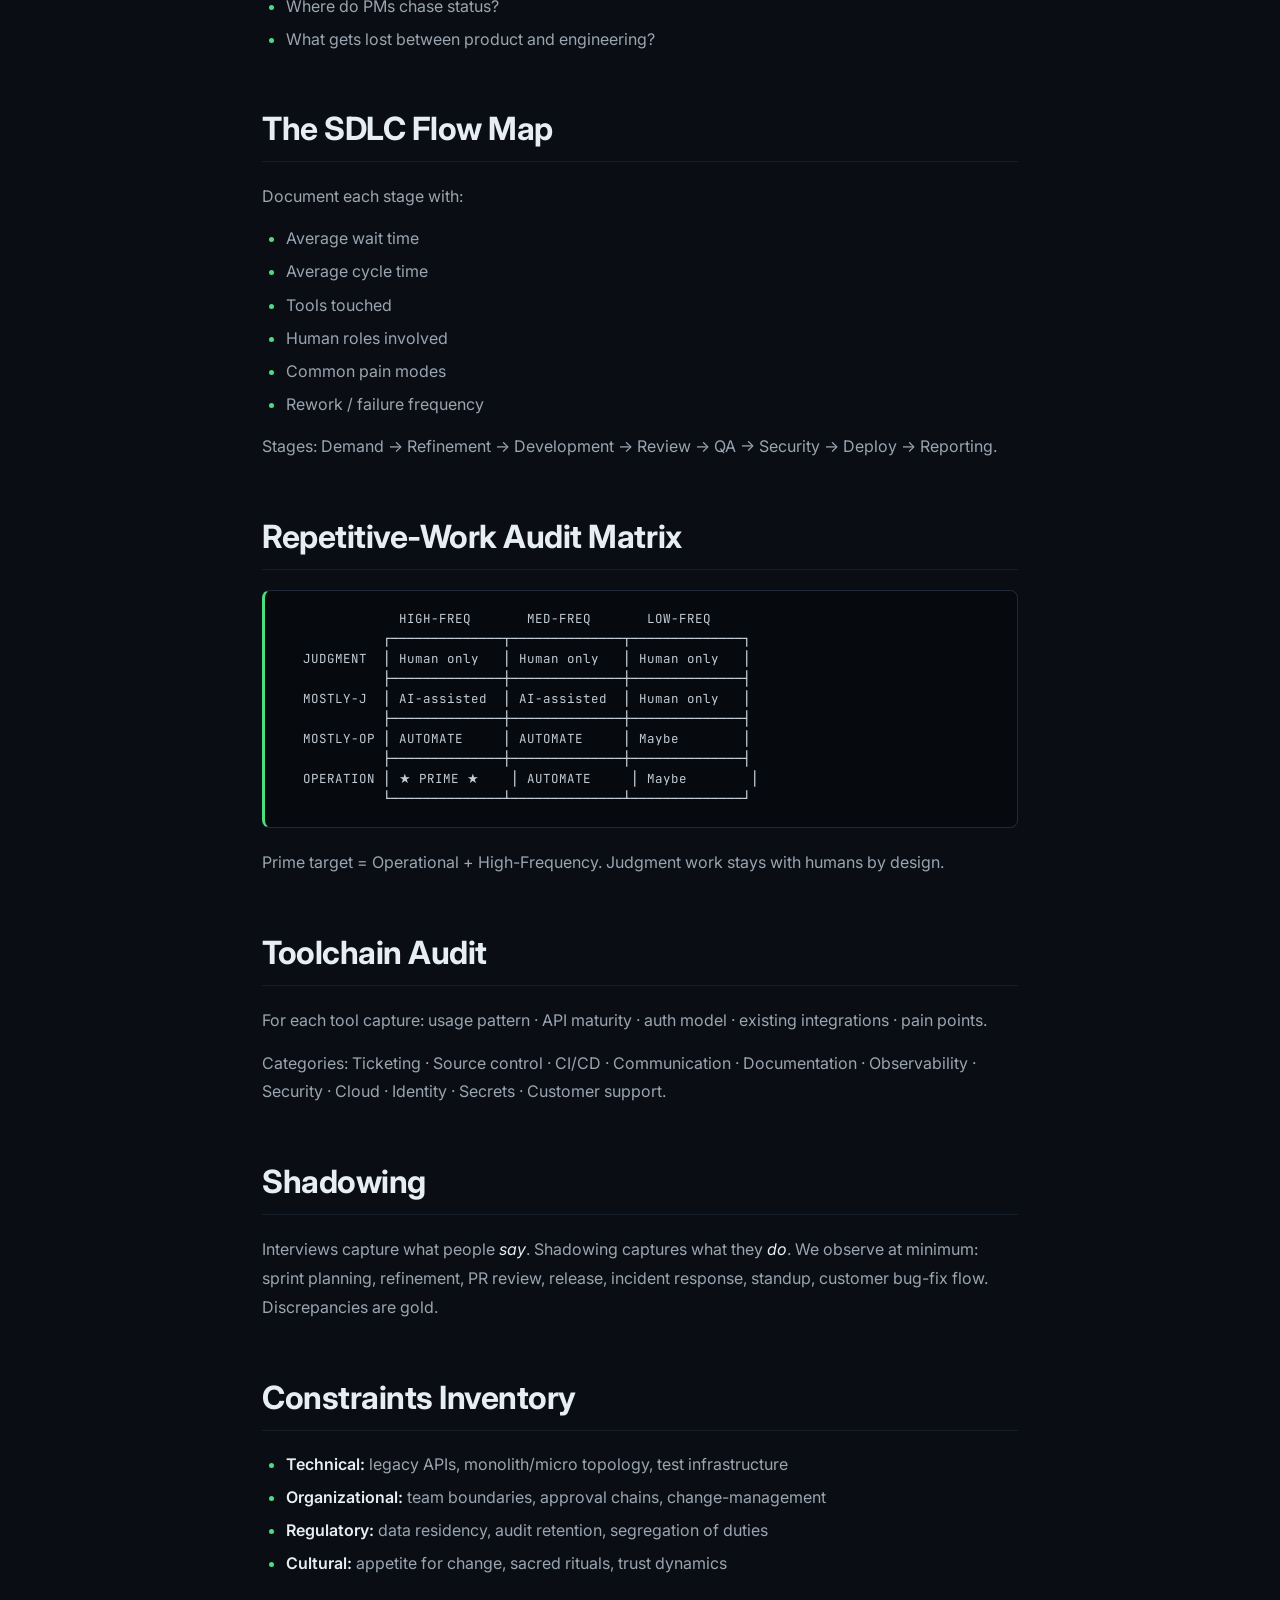
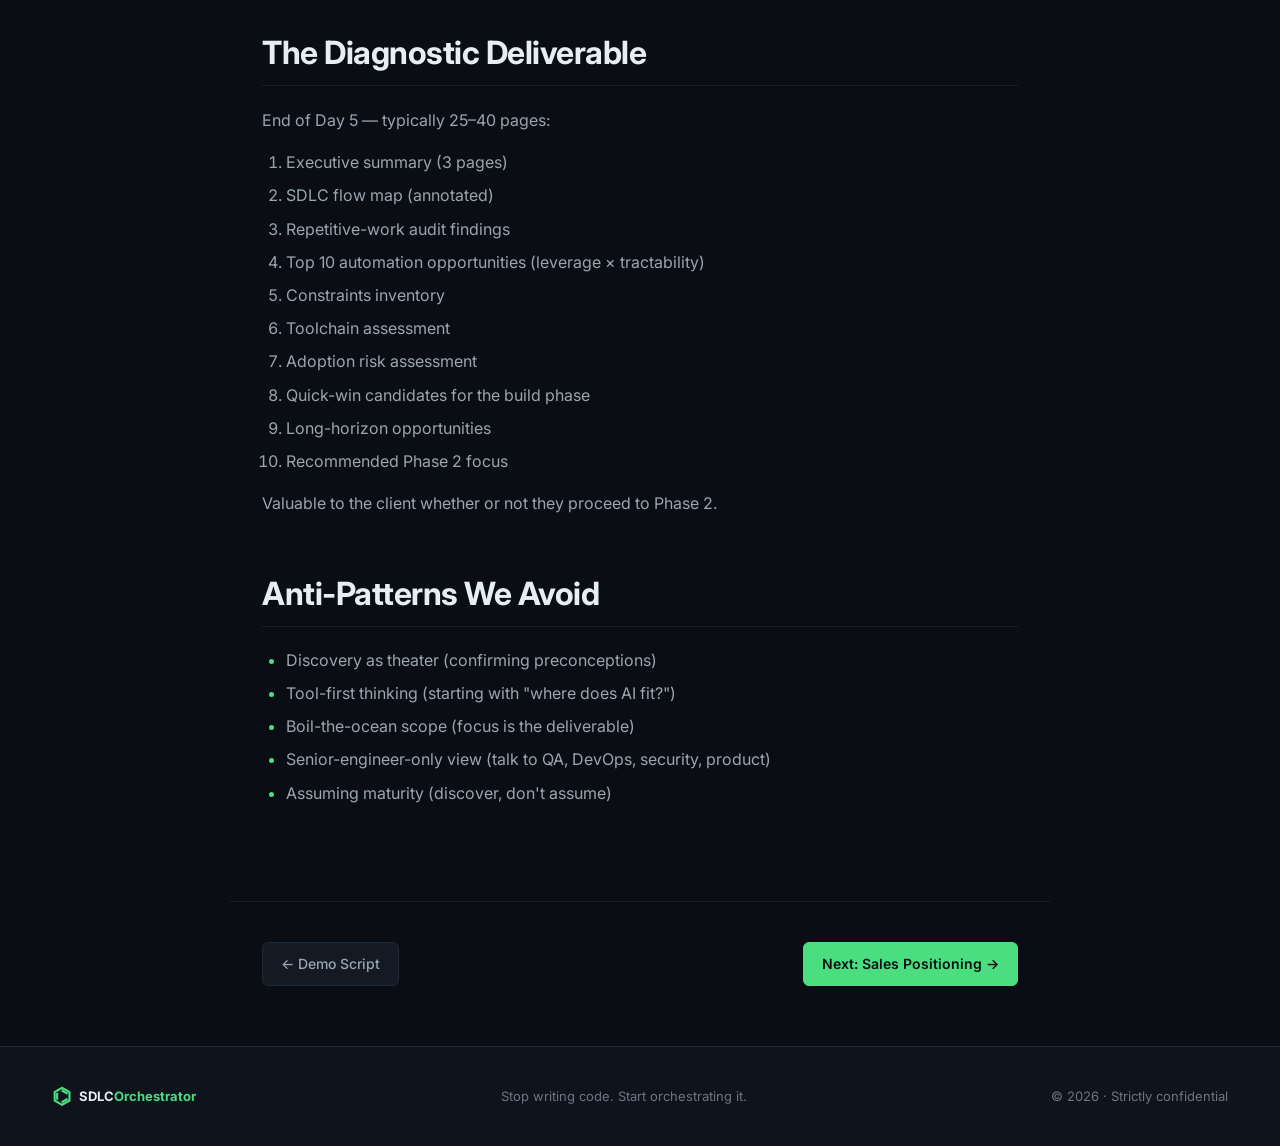
<file: docs/internal/discovery.html>
<!DOCTYPE html>
<html lang="en">
<head>
  <meta charset="UTF-8" />
  <meta name="viewport" content="width=device-width, initial-scale=1.0" />
  <title>Discovery Framework — SDLC Orchestrator</title>
  <meta name="description" content="Phase 1 playbook — stakeholder interviews, SDLC flow mapping, repetitive-work audit, toolchain assessment." />
  <link rel="stylesheet" href="../styles.css" />
  <link rel="stylesheet" href="../doc.css" />
  <link rel="preconnect" href="https://fonts.googleapis.com" />
  <link rel="preconnect" href="https://fonts.gstatic.com" crossorigin />
  <link href="https://fonts.googleapis.com/css2?family=Inter:wght@400;500;600;700;800&family=JetBrains+Mono:wght@400;500&display=swap" rel="stylesheet" />
</head>
<body>

  <nav class="nav">
    <div class="nav-inner">
      <a href="../index.html" class="brand">
        <span class="brand-mark">⌬</span>
        <span class="brand-name">SDLC<em>Orchestrator</em></span>
      </a>
      <div class="nav-links">
        <a href="../index.html#demo">Live demo</a>
        <a href="../index.html#impact">Impact</a>
        <a href="../index.html#how">How it works</a>
        <a href="library.html">Documents</a>
        <a href="https://www.linkedin.com/in/harshpatel4905/" target="_blank" rel="noopener" class="nav-cta">Connect for a demo</a>
      </div>
    </div>
  </nav>

  <section class="doc-hero">
    <div class="doc-hero-inner">
      <div class="doc-eyebrow">04 · Discovery Framework</div>
      <h1 class="doc-title">Phase 1 Playbook</h1>
      <p class="doc-subtitle">How we run the discovery week — and what your team can expect.</p>
      <div class="doc-meta">For: Engineering Managers · Delivery Heads · Engagement Owners</div>
    </div>
  </section>

  <article class="doc-content">

    <h2>Goal</h2>
    <p>Produce an evidence-based, client-specific diagnostic of the SDLC that drives the <strong>bespoke build in Phase 3</strong>. We do not start Phase 3 without it.</p>
    <p>By end of Week 1, we answer:</p>
    <ol>
      <li>How does work actually flow through this org from idea to production?</li>
      <li>Where does it wait, repeat, drift, or break?</li>
      <li>Which workflows have the highest orchestration leverage?</li>
      <li><strong>What clarifying questions should the Lead Agent ask by default</strong> for this org's dominant ticket types?</li>
      <li><strong>Where do human approval gates belong</strong> — and who approves what?</li>
      <li><strong>Which sub-agents need the most customization</strong> for this team's conventions, stack, and codebase?</li>
      <li><strong>What custom MCPs are needed</strong> for the client's internal tools and systems?</li>
      <li>What constraints (technical, regulatory, cultural) must shape the design?</li>
    </ol>

    <h2>Week 1 Cadence</h2>
    <table>
      <thead>
        <tr><th>Day</th><th>Focus</th><th>Format</th></tr>
      </thead>
      <tbody>
        <tr><td>1 AM</td><td>Kickoff with executive sponsors</td><td>60 min</td></tr>
        <tr><td>1 PM</td><td>CTO + engineering leadership deep-dive</td><td>90 min</td></tr>
        <tr><td>2</td><td>Engineering manager interviews (per team)</td><td>45 min each</td></tr>
        <tr><td>3 AM</td><td>QA, DevOps, Security leads</td><td>45 min each</td></tr>
        <tr><td>3 PM</td><td>Product &amp; delivery leads</td><td>45 min each</td></tr>
        <tr><td>4 AM</td><td>Shadowing — sprint planning / refinement / release</td><td>Observe</td></tr>
        <tr><td>4 PM</td><td>Toolchain audit with platform team</td><td>Working session</td></tr>
        <tr><td>5 AM</td><td>Synthesis</td><td>Internal</td></tr>
        <tr><td>5 PM</td><td>Diagnostic playback with leadership</td><td>90 min</td></tr>
      </tbody>
    </table>
    <p>Total: ~12–15 hours of stakeholder time.</p>

    <h2>Interview Frameworks (per role)</h2>

    <h3>Founders / CEO</h3>
    <ul>
      <li>12–18 month roadmap, headcount plan, market pressure?</li>
      <li>If AI in the SDLC worked, what would have visibly changed by end of 2026?</li>
      <li>Where does engineering under-deliver — people, process, or tooling?</li>
      <li>Cultural lines we should not cross?</li>
    </ul>

    <h3>CTO / VP Engineering</h3>
    <ul>
      <li>Walk us through a typical feature from request to production</li>
      <li>Where does the time actually go on a slow delivery post-mortem?</li>
      <li>Consistent bottleneck constraints?</li>
      <li>Current AI usage pattern across the org?</li>
      <li>Security/compliance posture we design around?</li>
      <li>If one high-impact automation in 6 weeks, where would you start?</li>
    </ul>

    <h3>Engineering Managers</h3>
    <ul>
      <li>Last 3 features shipped — what was easy, hard, annoying?</li>
      <li>Proportion of engineer's week on operational coordination vs. building?</li>
      <li>Where does work most often boomerang back?</li>
      <li>Refinement process — judgment vs. operational?</li>
    </ul>

    <h3>QA Leads</h3>
    <ul>
      <li>Who writes tests today?</li>
      <li>Typical test coverage on new code — honestly?</li>
      <li>Where do regressions originate?</li>
      <li>What QA work do you wish wasn't manual?</li>
    </ul>

    <h3>DevOps / SRE</h3>
    <ul>
      <li>Walk us through a deploy from merge to traffic</li>
      <li>Deploy rollback / hotfix frequency?</li>
      <li>Incident response flow?</li>
      <li>What deployment decisions don't actually need human attention?</li>
    </ul>

    <h3>Security</h3>
    <ul>
      <li>Compliance regime (SOC 2, ISO 27001, HIPAA, regional)?</li>
      <li>Where are security gates today, and are they effective?</li>
      <li>Stance on AI agents having scoped access to source, CI, production?</li>
    </ul>

    <h3>Product Managers / Delivery Heads</h3>
    <ul>
      <li>How do requirements move from idea to engineering-ready?</li>
      <li>Where do PMs chase status?</li>
      <li>What gets lost between product and engineering?</li>
    </ul>

    <h2>The SDLC Flow Map</h2>
    <p>Document each stage with:</p>
    <ul>
      <li>Average wait time</li>
      <li>Average cycle time</li>
      <li>Tools touched</li>
      <li>Human roles involved</li>
      <li>Common pain modes</li>
      <li>Rework / failure frequency</li>
    </ul>
    <p>Stages: Demand → Refinement → Development → Review → QA → Security → Deploy → Reporting.</p>

    <h2>Repetitive-Work Audit Matrix</h2>
<pre>              HIGH-FREQ       MED-FREQ       LOW-FREQ
            ┌──────────────┬──────────────┬──────────────┐
  JUDGMENT  │ Human only   │ Human only   │ Human only   │
            ├──────────────┼──────────────┼──────────────┤
  MOSTLY-J  │ AI-assisted  │ AI-assisted  │ Human only   │
            ├──────────────┼──────────────┼──────────────┤
  MOSTLY-OP │ AUTOMATE     │ AUTOMATE     │ Maybe        │
            ├──────────────┼──────────────┼──────────────┤
  OPERATION │ ★ PRIME ★    │ AUTOMATE     │ Maybe        │
            └──────────────┴──────────────┴──────────────┘</pre>
    <p>Prime target = Operational + High-Frequency. Judgment work stays with humans by design.</p>

    <h2>Toolchain Audit</h2>
    <p>For each tool capture: usage pattern · API maturity · auth model · existing integrations · pain points.</p>
    <p>Categories: Ticketing · Source control · CI/CD · Communication · Documentation · Observability · Security · Cloud · Identity · Secrets · Customer support.</p>

    <h2>Shadowing</h2>
    <p>Interviews capture what people <em>say</em>. Shadowing captures what they <em>do</em>. We observe at minimum: sprint planning, refinement, PR review, release, incident response, standup, customer bug-fix flow. Discrepancies are gold.</p>

    <h2>Constraints Inventory</h2>
    <ul>
      <li><strong>Technical:</strong> legacy APIs, monolith/micro topology, test infrastructure</li>
      <li><strong>Organizational:</strong> team boundaries, approval chains, change-management</li>
      <li><strong>Regulatory:</strong> data residency, audit retention, segregation of duties</li>
      <li><strong>Cultural:</strong> appetite for change, sacred rituals, trust dynamics</li>
    </ul>

    <h2>The Diagnostic Deliverable</h2>
    <p>End of Day 5 — typically 25–40 pages:</p>
    <ol>
      <li>Executive summary (3 pages)</li>
      <li>SDLC flow map (annotated)</li>
      <li>Repetitive-work audit findings</li>
      <li>Top 10 automation opportunities (leverage × tractability)</li>
      <li>Constraints inventory</li>
      <li>Toolchain assessment</li>
      <li>Adoption risk assessment</li>
      <li>Quick-win candidates for the build phase</li>
      <li>Long-horizon opportunities</li>
      <li>Recommended Phase 2 focus</li>
    </ol>
    <p>Valuable to the client whether or not they proceed to Phase 2.</p>

    <h2>Anti-Patterns We Avoid</h2>
    <ul>
      <li>Discovery as theater (confirming preconceptions)</li>
      <li>Tool-first thinking (starting with "where does AI fit?")</li>
      <li>Boil-the-ocean scope (focus is the deliverable)</li>
      <li>Senior-engineer-only view (talk to QA, DevOps, security, product)</li>
      <li>Assuming maturity (discover, don't assume)</li>
    </ul>

  </article>

  <div class="doc-footer-nav">
    <a href="demo.html" class="doc-footer-link">← Demo Script</a>
    <a href="pitches.html" class="doc-footer-link doc-footer-link-primary">Next: Sales Positioning →</a>
  </div>

  <footer class="footer">
    <div class="container footer-inner">
      <div class="footer-brand">
        <span class="brand-mark">⌬</span>
        <span>SDLC<em>Orchestrator</em></span>
      </div>
      <div class="footer-tag">Stop writing code. Start orchestrating it.</div>
      <div class="footer-meta">© 2026 · Strictly confidential</div>
    </div>
  </footer>

</body>
</html>
</file>
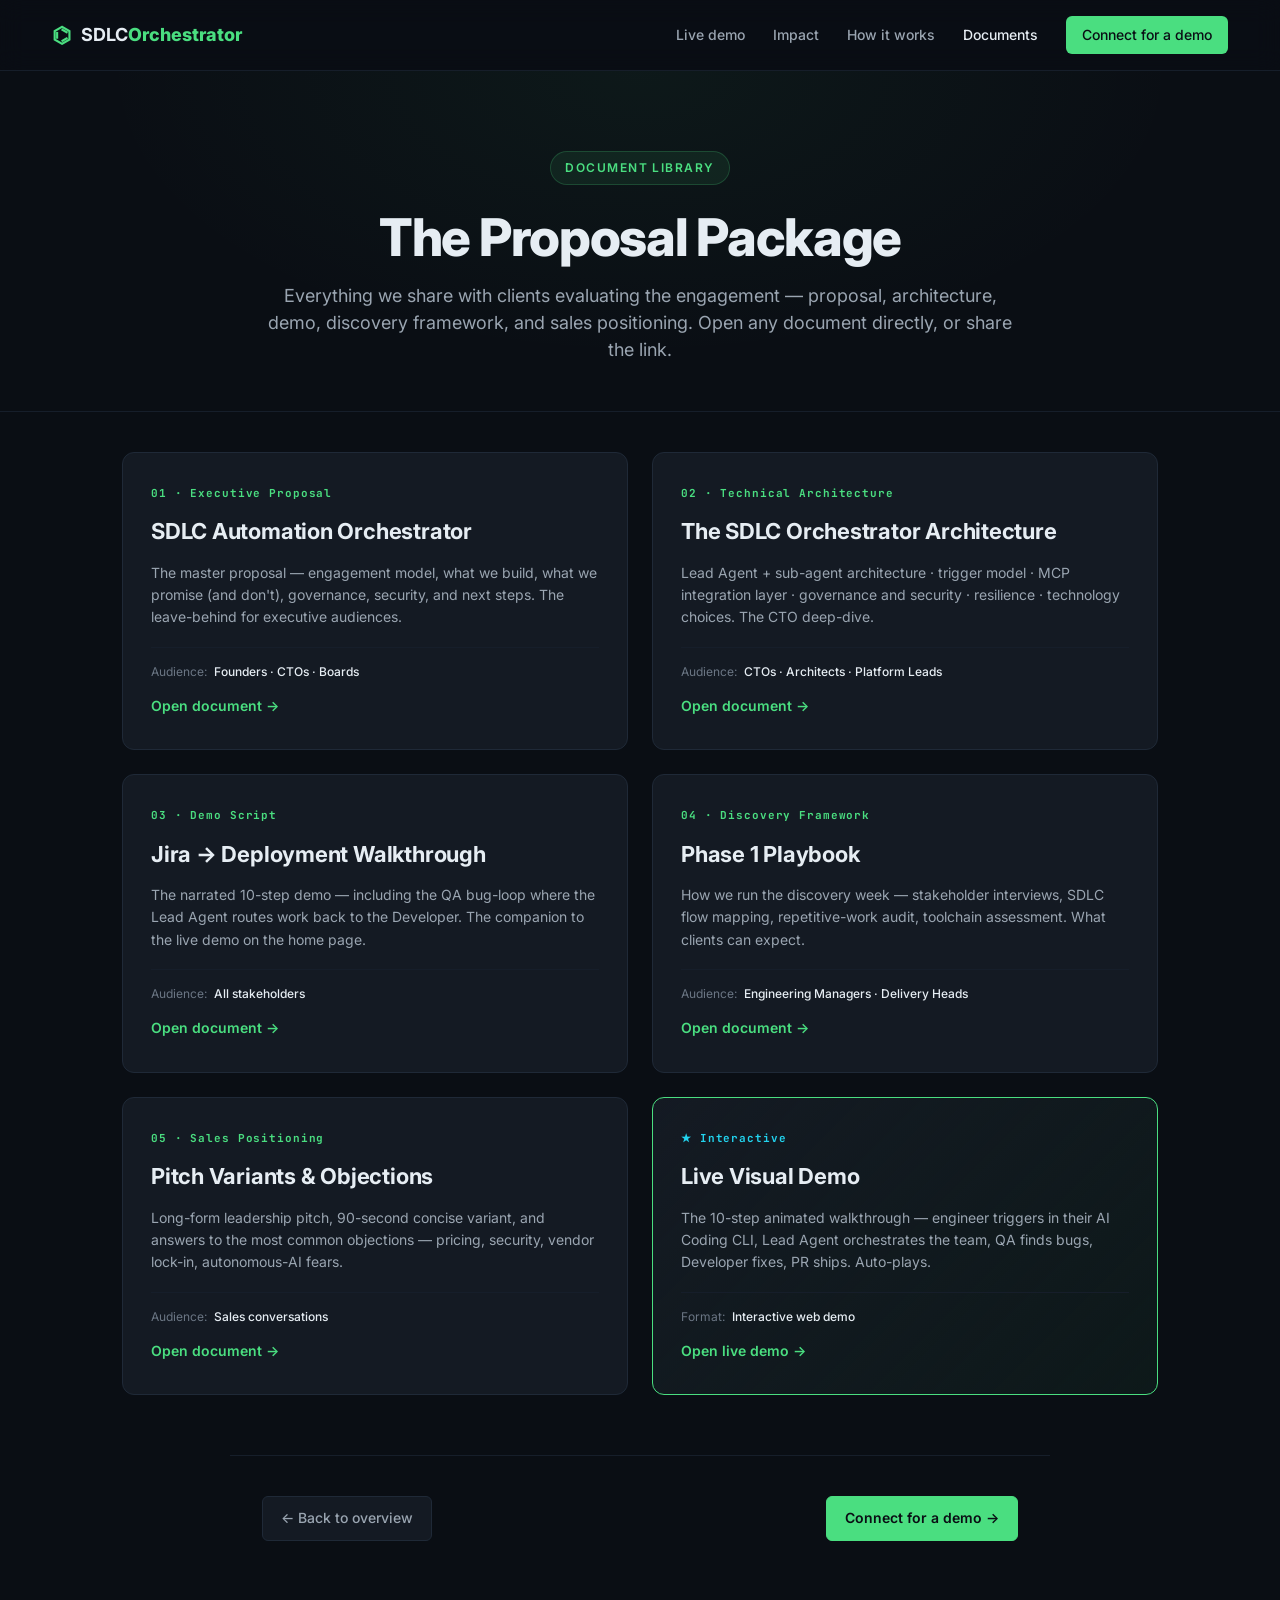
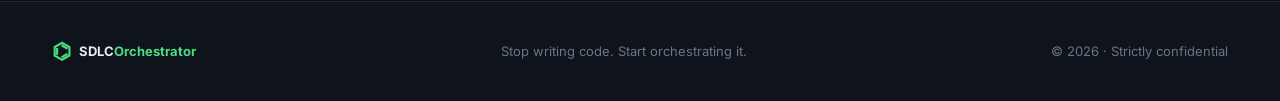
<file: docs/internal/library.html>
<!DOCTYPE html>
<html lang="en">
<head>
  <meta charset="UTF-8" />
  <meta name="viewport" content="width=device-width, initial-scale=1.0" />
  <title>Document Library — SDLC Orchestrator</title>
  <meta name="description" content="The proposal package — Executive Proposal, Technical Architecture, Demo, Discovery Framework, and Sales Pitches." />
  <link rel="stylesheet" href="../styles.css" />
  <link rel="stylesheet" href="../doc.css" />
  <link rel="preconnect" href="https://fonts.googleapis.com" />
  <link rel="preconnect" href="https://fonts.gstatic.com" crossorigin />
  <link href="https://fonts.googleapis.com/css2?family=Inter:wght@400;500;600;700;800&family=JetBrains+Mono:wght@400;500&display=swap" rel="stylesheet" />
</head>
<body>

  <nav class="nav">
    <div class="nav-inner">
      <a href="../index.html" class="brand">
        <span class="brand-mark">⌬</span>
        <span class="brand-name">SDLC<em>Orchestrator</em></span>
      </a>
      <div class="nav-links">
        <a href="../index.html#demo">Live demo</a>
        <a href="../index.html#impact">Impact</a>
        <a href="../index.html#how">How it works</a>
        <a href="library.html" style="color: var(--text);">Documents</a>
        <a href="https://www.linkedin.com/in/harshpatel4905/" target="_blank" rel="noopener" class="nav-cta">Connect for a demo</a>
      </div>
    </div>
  </nav>

  <section class="doc-hero">
    <div class="doc-hero-inner">
      <div class="doc-eyebrow">Document Library</div>
      <h1 class="doc-title">The Proposal Package</h1>
      <p class="doc-subtitle">Everything we share with clients evaluating the engagement — proposal, architecture, demo, discovery framework, and sales positioning. Open any document directly, or share the link.</p>
    </div>
  </section>

  <div class="library-grid">

    <a href="proposal.html" class="library-card">
      <div class="lib-num">01 · Executive Proposal</div>
      <div class="lib-title">SDLC Automation Orchestrator</div>
      <div class="lib-desc">The master proposal — engagement model, what we build, what we promise (and don't), governance, security, and next steps. The leave-behind for executive audiences.</div>
      <div class="lib-meta">
        <div class="lib-meta-item">Audience: <span>Founders · CTOs · Boards</span></div>
      </div>
      <div class="lib-arrow">Open document →</div>
    </a>

    <a href="architecture.html" class="library-card">
      <div class="lib-num">02 · Technical Architecture</div>
      <div class="lib-title">The SDLC Orchestrator Architecture</div>
      <div class="lib-desc">Lead Agent + sub-agent architecture · trigger model · MCP integration layer · governance and security · resilience · technology choices. The CTO deep-dive.</div>
      <div class="lib-meta">
        <div class="lib-meta-item">Audience: <span>CTOs · Architects · Platform Leads</span></div>
      </div>
      <div class="lib-arrow">Open document →</div>
    </a>

    <a href="demo.html" class="library-card">
      <div class="lib-num">03 · Demo Script</div>
      <div class="lib-title">Jira → Deployment Walkthrough</div>
      <div class="lib-desc">The narrated 10-step demo — including the QA bug-loop where the Lead Agent routes work back to the Developer. The companion to the live demo on the home page.</div>
      <div class="lib-meta">
        <div class="lib-meta-item">Audience: <span>All stakeholders</span></div>
      </div>
      <div class="lib-arrow">Open document →</div>
    </a>

    <a href="discovery.html" class="library-card">
      <div class="lib-num">04 · Discovery Framework</div>
      <div class="lib-title">Phase 1 Playbook</div>
      <div class="lib-desc">How we run the discovery week — stakeholder interviews, SDLC flow mapping, repetitive-work audit, toolchain assessment. What clients can expect.</div>
      <div class="lib-meta">
        <div class="lib-meta-item">Audience: <span>Engineering Managers · Delivery Heads</span></div>
      </div>
      <div class="lib-arrow">Open document →</div>
    </a>

    <a href="pitches.html" class="library-card">
      <div class="lib-num">05 · Sales Positioning</div>
      <div class="lib-title">Pitch Variants &amp; Objections</div>
      <div class="lib-desc">Long-form leadership pitch, 90-second concise variant, and answers to the most common objections — pricing, security, vendor lock-in, autonomous-AI fears.</div>
      <div class="lib-meta">
        <div class="lib-meta-item">Audience: <span>Sales conversations</span></div>
      </div>
      <div class="lib-arrow">Open document →</div>
    </a>

    <a href="../index.html#demo" class="library-card" style="border-color: var(--accent); background: linear-gradient(135deg, var(--bg-3), rgba(74, 222, 128, 0.05));">
      <div class="lib-num" style="color: var(--accent-2);">★ Interactive</div>
      <div class="lib-title">Live Visual Demo</div>
      <div class="lib-desc">The 10-step animated walkthrough — engineer triggers in their AI Coding CLI, Lead Agent orchestrates the team, QA finds bugs, Developer fixes, PR ships. Auto-plays.</div>
      <div class="lib-meta">
        <div class="lib-meta-item">Format: <span>Interactive web demo</span></div>
      </div>
      <div class="lib-arrow">Open live demo →</div>
    </a>

  </div>

  <div class="doc-footer-nav" style="margin-top: 60px;">
    <a href="../index.html" class="doc-footer-link">← Back to overview</a>
    <a href="https://www.linkedin.com/in/harshpatel4905/" target="_blank" rel="noopener" class="doc-footer-link doc-footer-link-primary">Connect for a demo →</a>
  </div>

  <footer class="footer">
    <div class="container footer-inner">
      <div class="footer-brand">
        <span class="brand-mark">⌬</span>
        <span>SDLC<em>Orchestrator</em></span>
      </div>
      <div class="footer-tag">Stop writing code. Start orchestrating it.</div>
      <div class="footer-meta">© 2026 · Strictly confidential</div>
    </div>
  </footer>

</body>
</html>
</file>
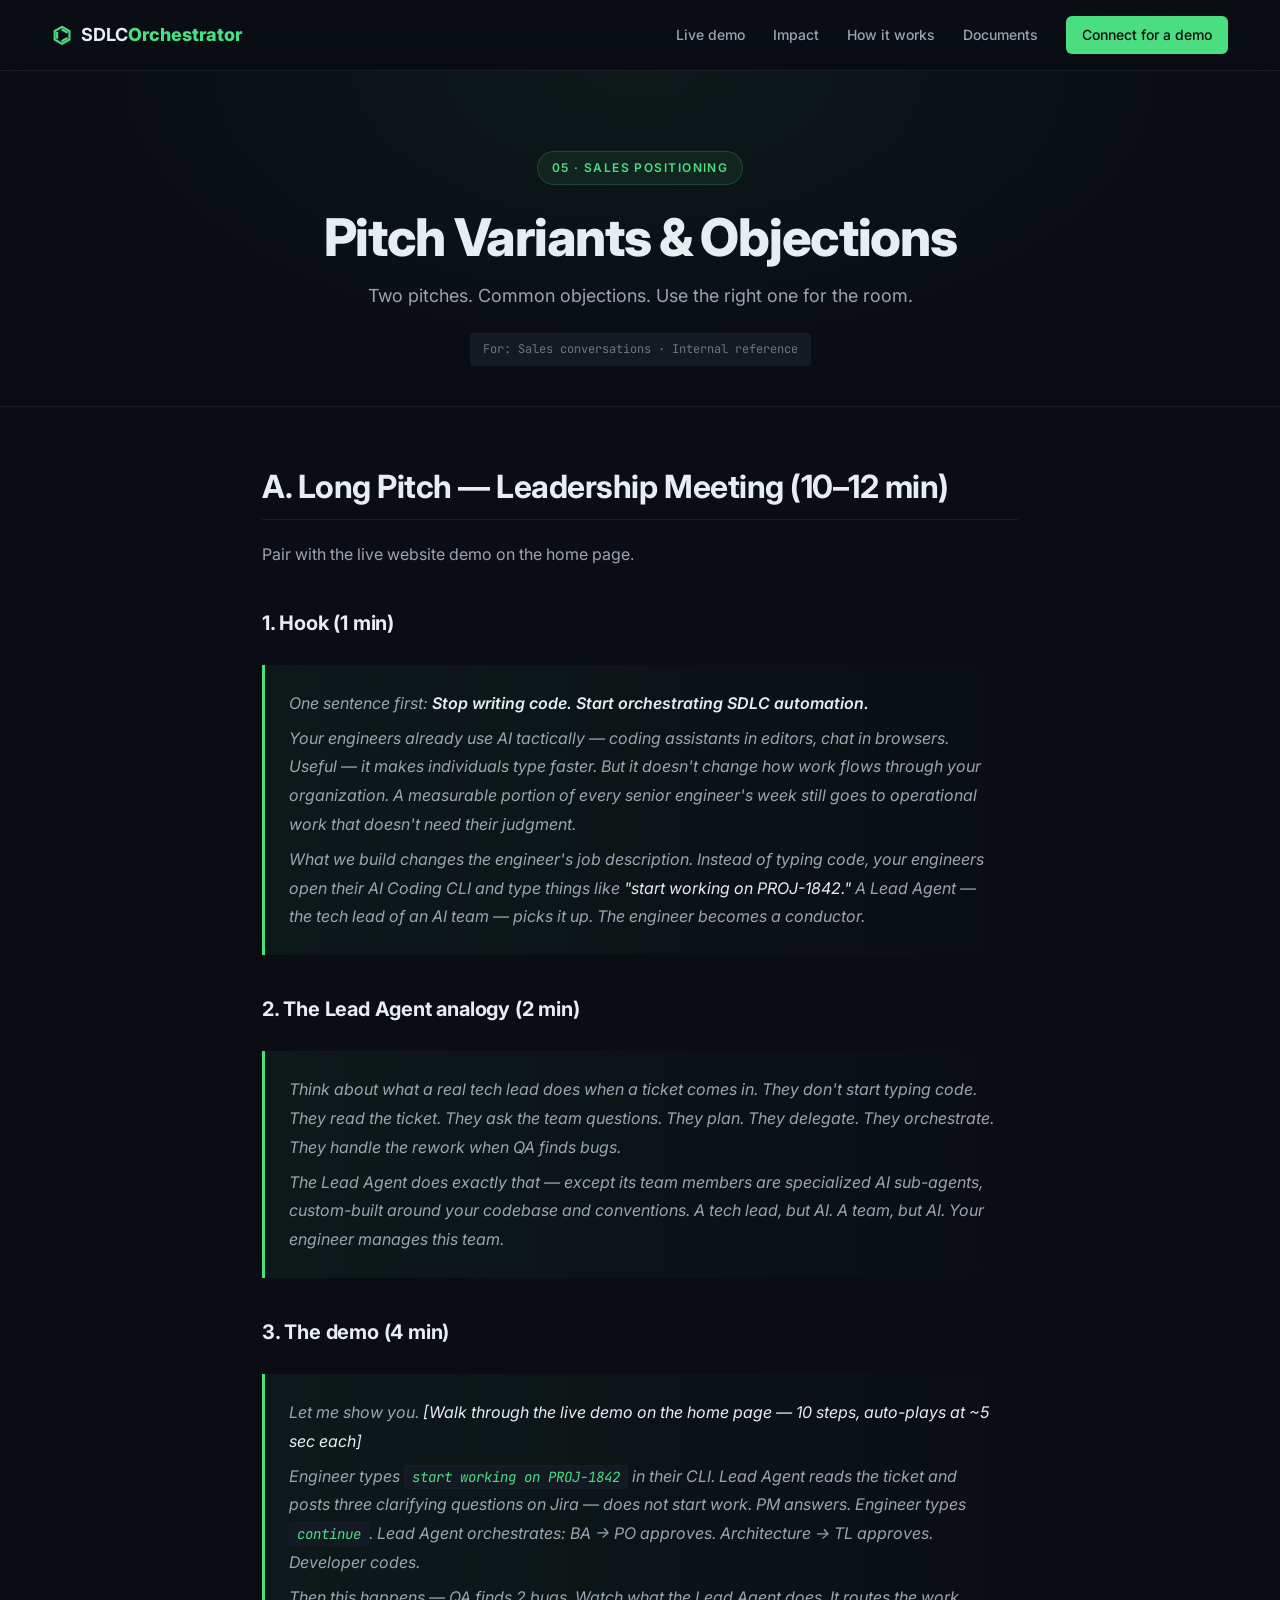
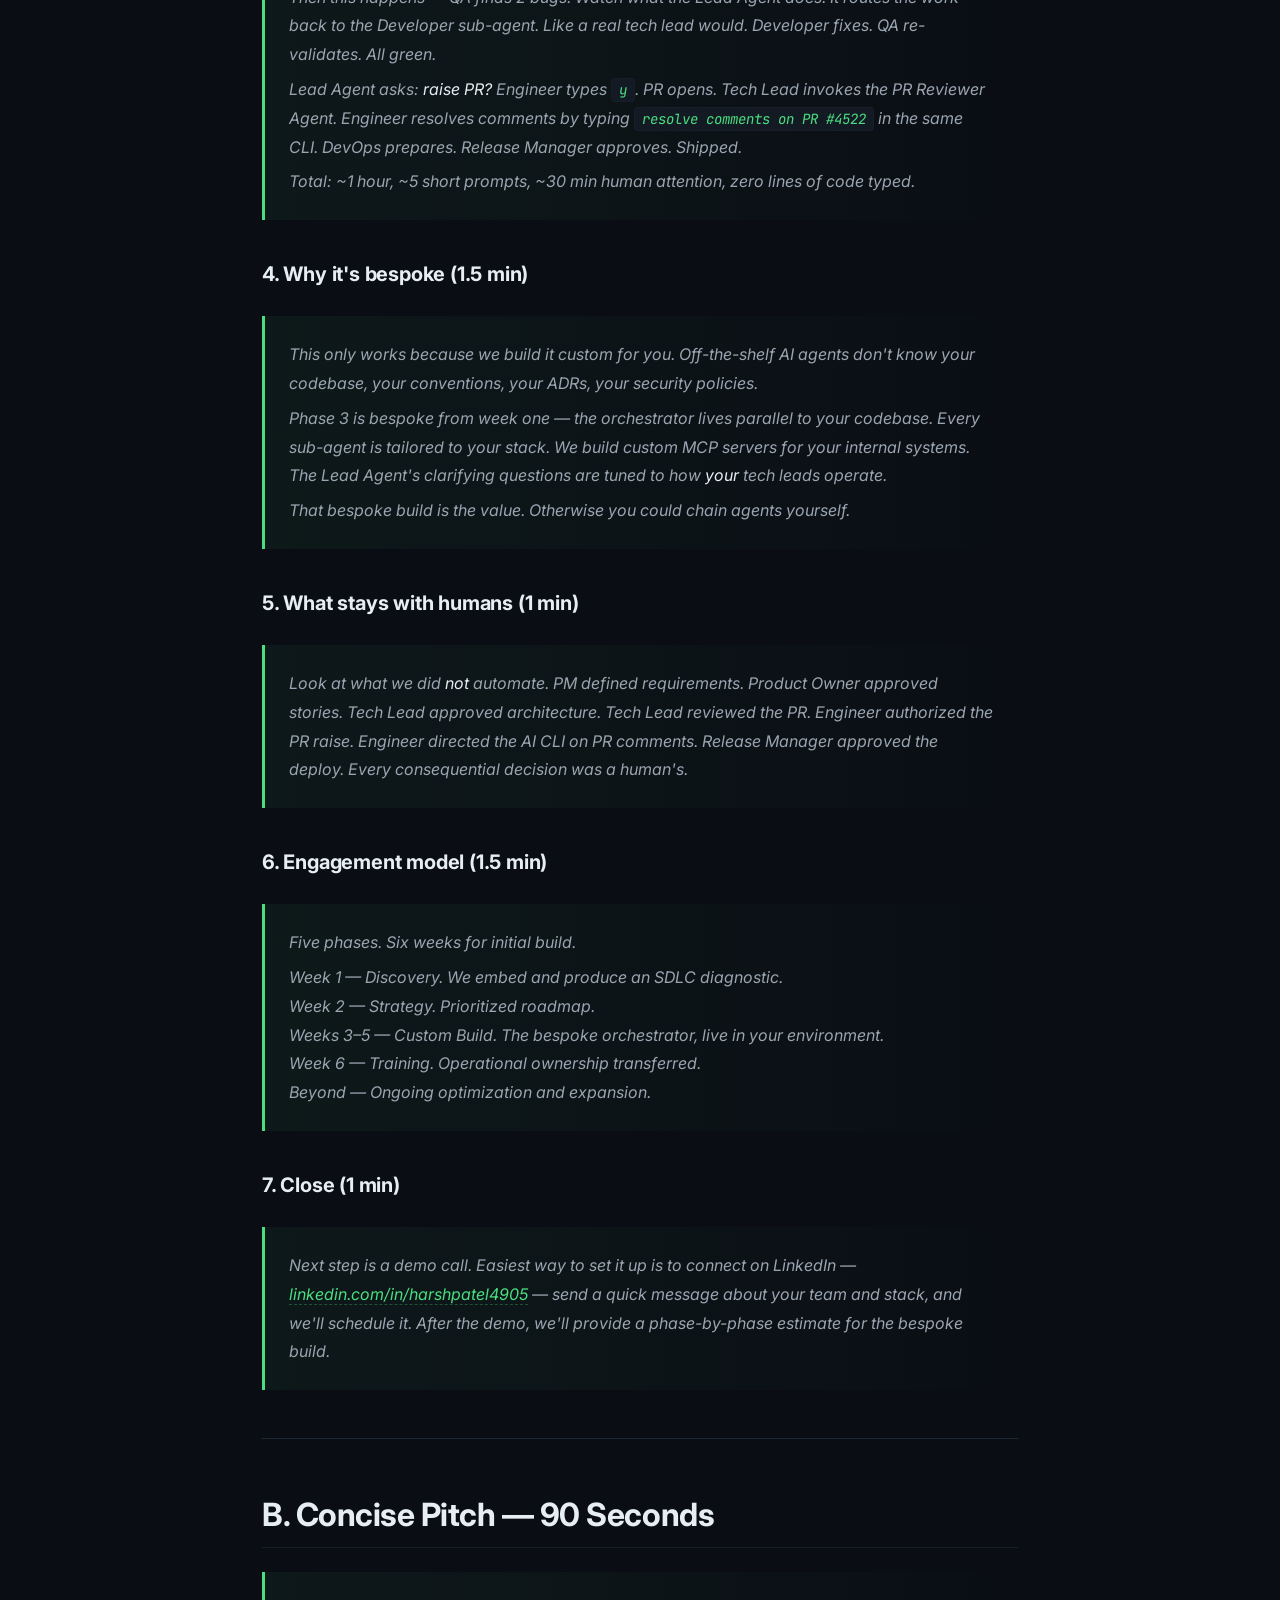
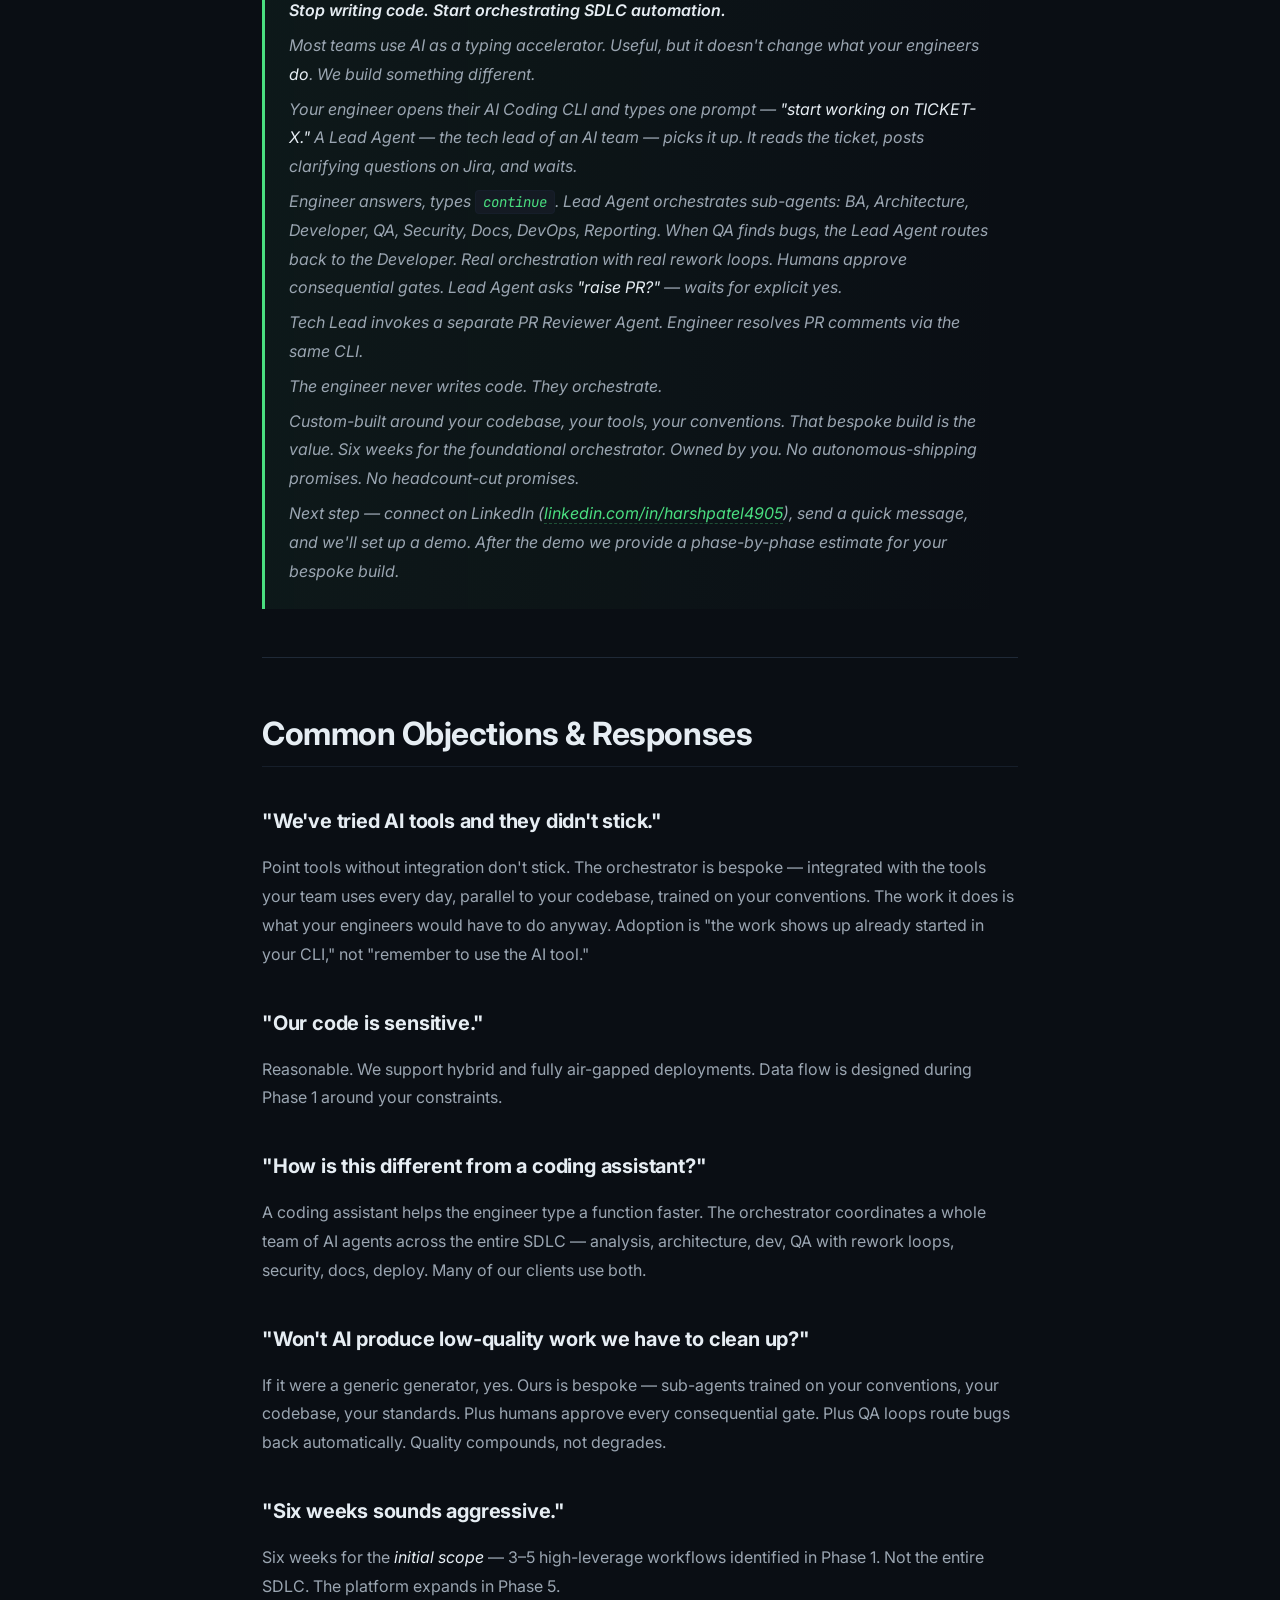
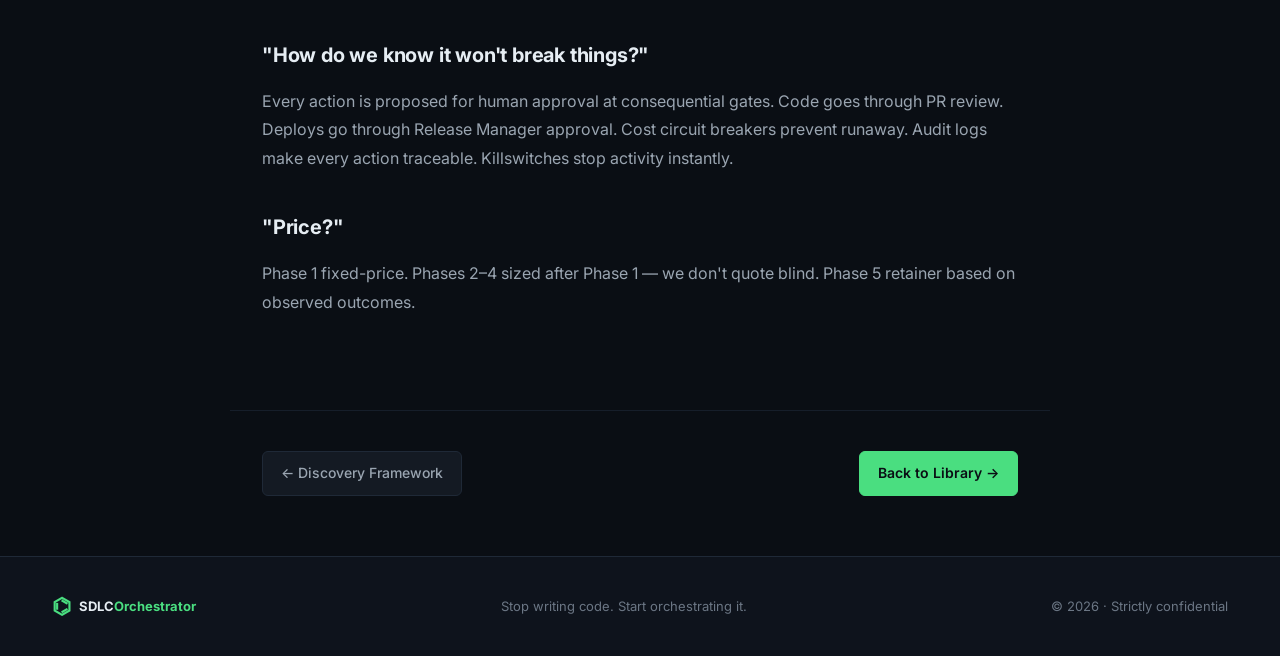
<file: docs/internal/pitches.html>
<!DOCTYPE html>
<html lang="en">
<head>
  <meta charset="UTF-8" />
  <meta name="viewport" content="width=device-width, initial-scale=1.0" />
  <title>Sales Positioning — SDLC Orchestrator</title>
  <meta name="description" content="Long-form pitch, 90-second concise variant, and common objection responses." />
  <link rel="stylesheet" href="../styles.css" />
  <link rel="stylesheet" href="../doc.css" />
  <link rel="preconnect" href="https://fonts.googleapis.com" />
  <link rel="preconnect" href="https://fonts.gstatic.com" crossorigin />
  <link href="https://fonts.googleapis.com/css2?family=Inter:wght@400;500;600;700;800&family=JetBrains+Mono:wght@400;500&display=swap" rel="stylesheet" />
</head>
<body>

  <nav class="nav">
    <div class="nav-inner">
      <a href="../index.html" class="brand">
        <span class="brand-mark">⌬</span>
        <span class="brand-name">SDLC<em>Orchestrator</em></span>
      </a>
      <div class="nav-links">
        <a href="../index.html#demo">Live demo</a>
        <a href="../index.html#impact">Impact</a>
        <a href="../index.html#how">How it works</a>
        <a href="library.html">Documents</a>
        <a href="https://www.linkedin.com/in/harshpatel4905/" target="_blank" rel="noopener" class="nav-cta">Connect for a demo</a>
      </div>
    </div>
  </nav>

  <section class="doc-hero">
    <div class="doc-hero-inner">
      <div class="doc-eyebrow">05 · Sales Positioning</div>
      <h1 class="doc-title">Pitch Variants &amp; Objections</h1>
      <p class="doc-subtitle">Two pitches. Common objections. Use the right one for the room.</p>
      <div class="doc-meta">For: Sales conversations · Internal reference</div>
    </div>
  </section>

  <article class="doc-content">

    <h2>A. Long Pitch — Leadership Meeting (10–12 min)</h2>
    <p>Pair with the live website demo on the home page.</p>

    <h3>1. Hook (1 min)</h3>
    <blockquote>
      <p>One sentence first: <strong>Stop writing code. Start orchestrating SDLC automation.</strong></p>
      <p>Your engineers already use AI tactically — coding assistants in editors, chat in browsers. Useful — it makes individuals type faster. But it doesn't change how work flows through your organization. A measurable portion of every senior engineer's week still goes to operational work that doesn't need their judgment.</p>
      <p>What we build changes the engineer's job description. Instead of typing code, your engineers open their AI Coding CLI and type things like <em>"start working on PROJ-1842."</em> A Lead Agent — the tech lead of an AI team — picks it up. The engineer becomes a conductor.</p>
    </blockquote>

    <h3>2. The Lead Agent analogy (2 min)</h3>
    <blockquote>
      <p>Think about what a real tech lead does when a ticket comes in. They don't start typing code. They read the ticket. They ask the team questions. They plan. They delegate. They orchestrate. They handle the rework when QA finds bugs.</p>
      <p>The Lead Agent does exactly that — except its team members are specialized AI sub-agents, custom-built around your codebase and conventions. A tech lead, but AI. A team, but AI. Your engineer manages this team.</p>
    </blockquote>

    <h3>3. The demo (4 min)</h3>
    <blockquote>
      <p>Let me show you. <em>[Walk through the live demo on the home page — 10 steps, auto-plays at ~5 sec each]</em></p>
      <p>Engineer types <code>start working on PROJ-1842</code> in their CLI. Lead Agent reads the ticket and posts three clarifying questions on Jira — does not start work. PM answers. Engineer types <code>continue</code>. Lead Agent orchestrates: BA → PO approves. Architecture → TL approves. Developer codes.</p>
      <p>Then this happens — QA finds 2 bugs. Watch what the Lead Agent does. It routes the work back to the Developer sub-agent. Like a real tech lead would. Developer fixes. QA re-validates. All green.</p>
      <p>Lead Agent asks: <em>raise PR?</em> Engineer types <code>y</code>. PR opens. Tech Lead invokes the PR Reviewer Agent. Engineer resolves comments by typing <code>resolve comments on PR #4522</code> in the same CLI. DevOps prepares. Release Manager approves. Shipped.</p>
      <p>Total: ~1 hour, ~5 short prompts, ~30 min human attention, zero lines of code typed.</p>
    </blockquote>

    <h3>4. Why it's bespoke (1.5 min)</h3>
    <blockquote>
      <p>This only works because we build it custom for you. Off-the-shelf AI agents don't know your codebase, your conventions, your ADRs, your security policies.</p>
      <p>Phase 3 is bespoke from week one — the orchestrator lives parallel to your codebase. Every sub-agent is tailored to your stack. We build custom MCP servers for your internal systems. The Lead Agent's clarifying questions are tuned to how <em>your</em> tech leads operate.</p>
      <p>That bespoke build is the value. Otherwise you could chain agents yourself.</p>
    </blockquote>

    <h3>5. What stays with humans (1 min)</h3>
    <blockquote>
      <p>Look at what we did <em>not</em> automate. PM defined requirements. Product Owner approved stories. Tech Lead approved architecture. Tech Lead reviewed the PR. Engineer authorized the PR raise. Engineer directed the AI CLI on PR comments. Release Manager approved the deploy. Every consequential decision was a human's.</p>
    </blockquote>

    <h3>6. Engagement model (1.5 min)</h3>
    <blockquote>
      <p>Five phases. Six weeks for initial build.</p>
      <p>Week 1 — Discovery. We embed and produce an SDLC diagnostic.<br/>
      Week 2 — Strategy. Prioritized roadmap.<br/>
      Weeks 3–5 — Custom Build. The bespoke orchestrator, live in your environment.<br/>
      Week 6 — Training. Operational ownership transferred.<br/>
      Beyond — Ongoing optimization and expansion.</p>
    </blockquote>

    <h3>7. Close (1 min)</h3>
    <blockquote>
      <p>Next step is a demo call. Easiest way to set it up is to connect on LinkedIn — <a href="https://www.linkedin.com/in/harshpatel4905/" target="_blank" rel="noopener">linkedin.com/in/harshpatel4905</a> — send a quick message about your team and stack, and we'll schedule it. After the demo, we'll provide a phase-by-phase estimate for the bespoke build.</p>
    </blockquote>

    <hr />

    <h2>B. Concise Pitch — 90 Seconds</h2>
    <blockquote>
      <p><strong>Stop writing code. Start orchestrating SDLC automation.</strong></p>
      <p>Most teams use AI as a typing accelerator. Useful, but it doesn't change what your engineers <em>do</em>. We build something different.</p>
      <p>Your engineer opens their AI Coding CLI and types one prompt — <em>"start working on TICKET-X."</em> A Lead Agent — the tech lead of an AI team — picks it up. It reads the ticket, posts clarifying questions on Jira, and waits.</p>
      <p>Engineer answers, types <code>continue</code>. Lead Agent orchestrates sub-agents: BA, Architecture, Developer, QA, Security, Docs, DevOps, Reporting. When QA finds bugs, the Lead Agent routes back to the Developer. Real orchestration with real rework loops. Humans approve consequential gates. Lead Agent asks <em>"raise PR?"</em> — waits for explicit yes.</p>
      <p>Tech Lead invokes a separate PR Reviewer Agent. Engineer resolves PR comments via the same CLI.</p>
      <p>The engineer never writes code. They orchestrate.</p>
      <p>Custom-built around your codebase, your tools, your conventions. That bespoke build is the value. Six weeks for the foundational orchestrator. Owned by you. No autonomous-shipping promises. No headcount-cut promises.</p>
      <p>Next step — connect on LinkedIn (<a href="https://www.linkedin.com/in/harshpatel4905/" target="_blank" rel="noopener">linkedin.com/in/harshpatel4905</a>), send a quick message, and we'll set up a demo. After the demo we provide a phase-by-phase estimate for your bespoke build.</p>
    </blockquote>

    <hr />

    <h2>Common Objections &amp; Responses</h2>

    <h3>"We've tried AI tools and they didn't stick."</h3>
    <p>Point tools without integration don't stick. The orchestrator is bespoke — integrated with the tools your team uses every day, parallel to your codebase, trained on your conventions. The work it does is what your engineers would have to do anyway. Adoption is "the work shows up already started in your CLI," not "remember to use the AI tool."</p>

    <h3>"Our code is sensitive."</h3>
    <p>Reasonable. We support hybrid and fully air-gapped deployments. Data flow is designed during Phase 1 around your constraints.</p>

    <h3>"How is this different from a coding assistant?"</h3>
    <p>A coding assistant helps the engineer type a function faster. The orchestrator coordinates a whole team of AI agents across the entire SDLC — analysis, architecture, dev, QA with rework loops, security, docs, deploy. Many of our clients use both.</p>

    <h3>"Won't AI produce low-quality work we have to clean up?"</h3>
    <p>If it were a generic generator, yes. Ours is bespoke — sub-agents trained on your conventions, your codebase, your standards. Plus humans approve every consequential gate. Plus QA loops route bugs back automatically. Quality compounds, not degrades.</p>

    <h3>"Six weeks sounds aggressive."</h3>
    <p>Six weeks for the <em>initial scope</em> — 3–5 high-leverage workflows identified in Phase 1. Not the entire SDLC. The platform expands in Phase 5.</p>

    <h3>"How do we know it won't break things?"</h3>
    <p>Every action is proposed for human approval at consequential gates. Code goes through PR review. Deploys go through Release Manager approval. Cost circuit breakers prevent runaway. Audit logs make every action traceable. Killswitches stop activity instantly.</p>

    <h3>"Price?"</h3>
    <p>Phase 1 fixed-price. Phases 2–4 sized after Phase 1 — we don't quote blind. Phase 5 retainer based on observed outcomes.</p>

  </article>

  <div class="doc-footer-nav">
    <a href="discovery.html" class="doc-footer-link">← Discovery Framework</a>
    <a href="library.html" class="doc-footer-link doc-footer-link-primary">Back to Library →</a>
  </div>

  <footer class="footer">
    <div class="container footer-inner">
      <div class="footer-brand">
        <span class="brand-mark">⌬</span>
        <span>SDLC<em>Orchestrator</em></span>
      </div>
      <div class="footer-tag">Stop writing code. Start orchestrating it.</div>
      <div class="footer-meta">© 2026 · Strictly confidential</div>
    </div>
  </footer>

</body>
</html>
</file>
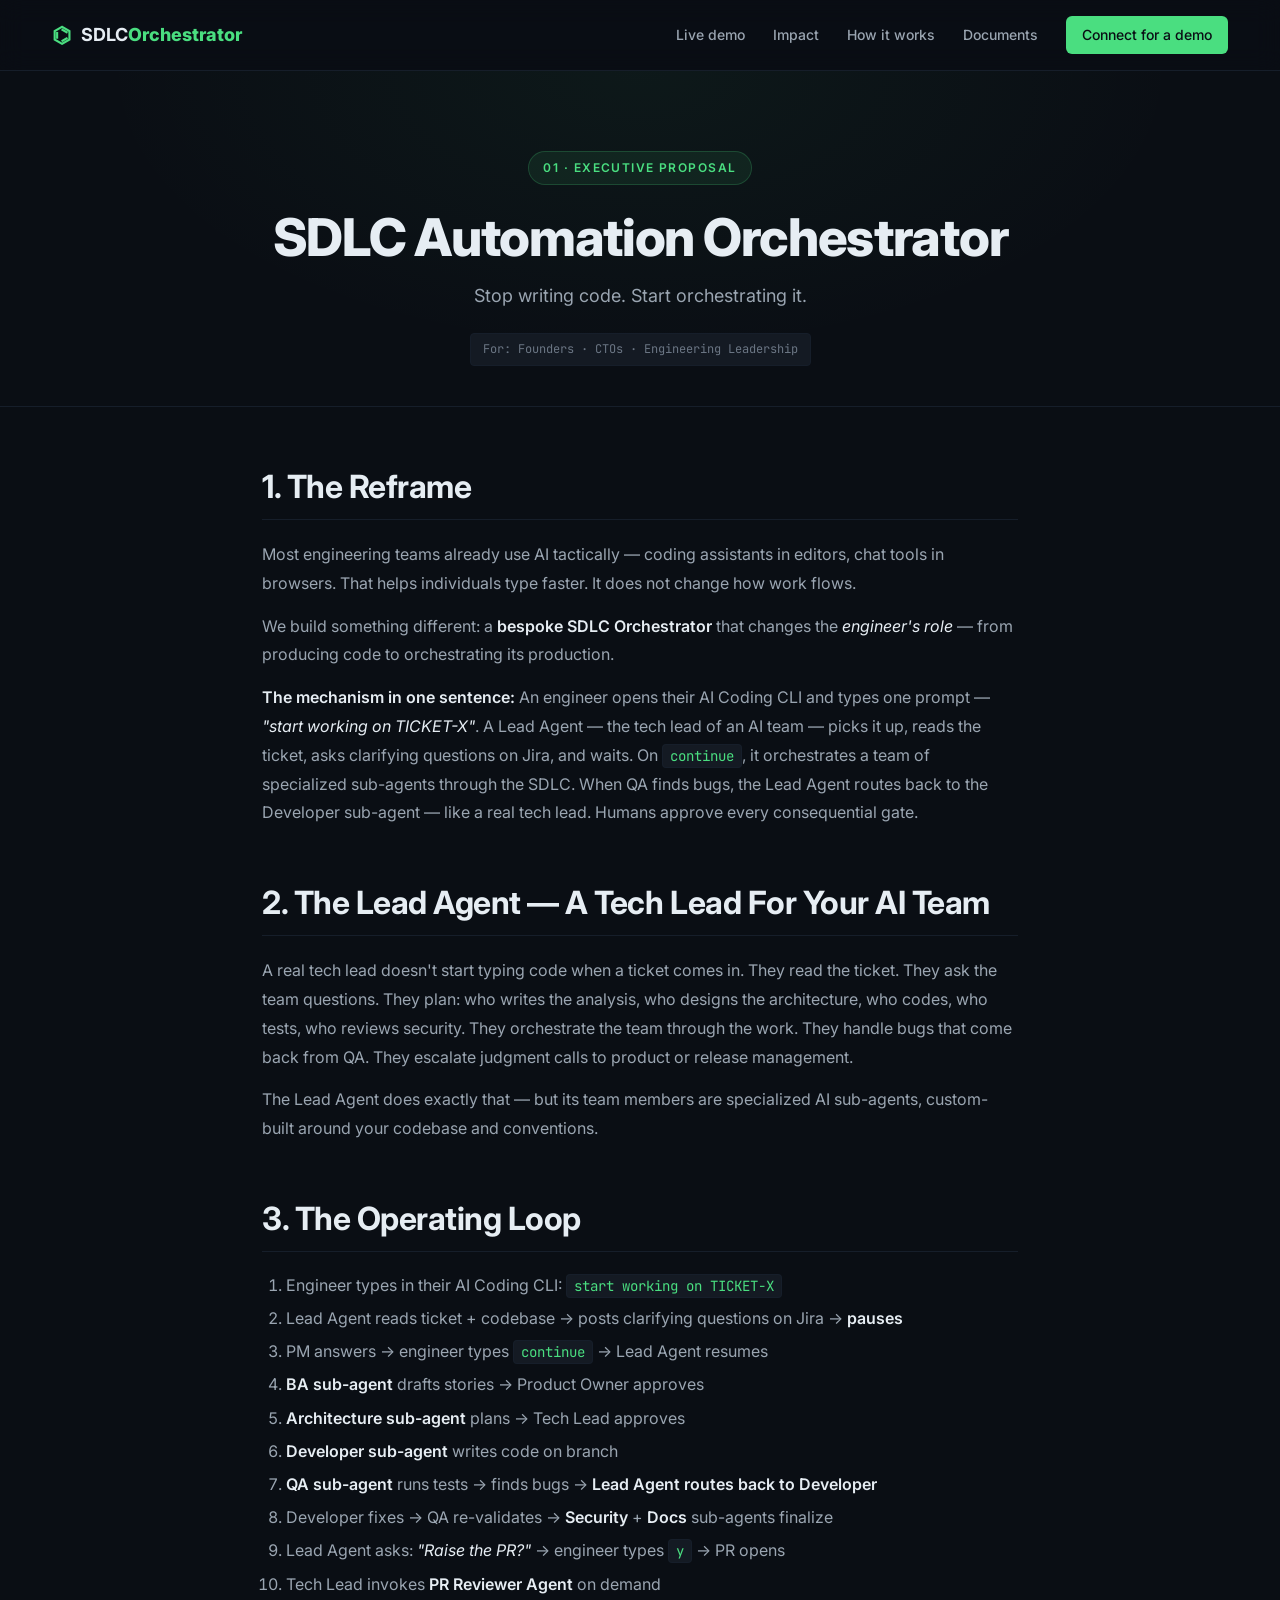
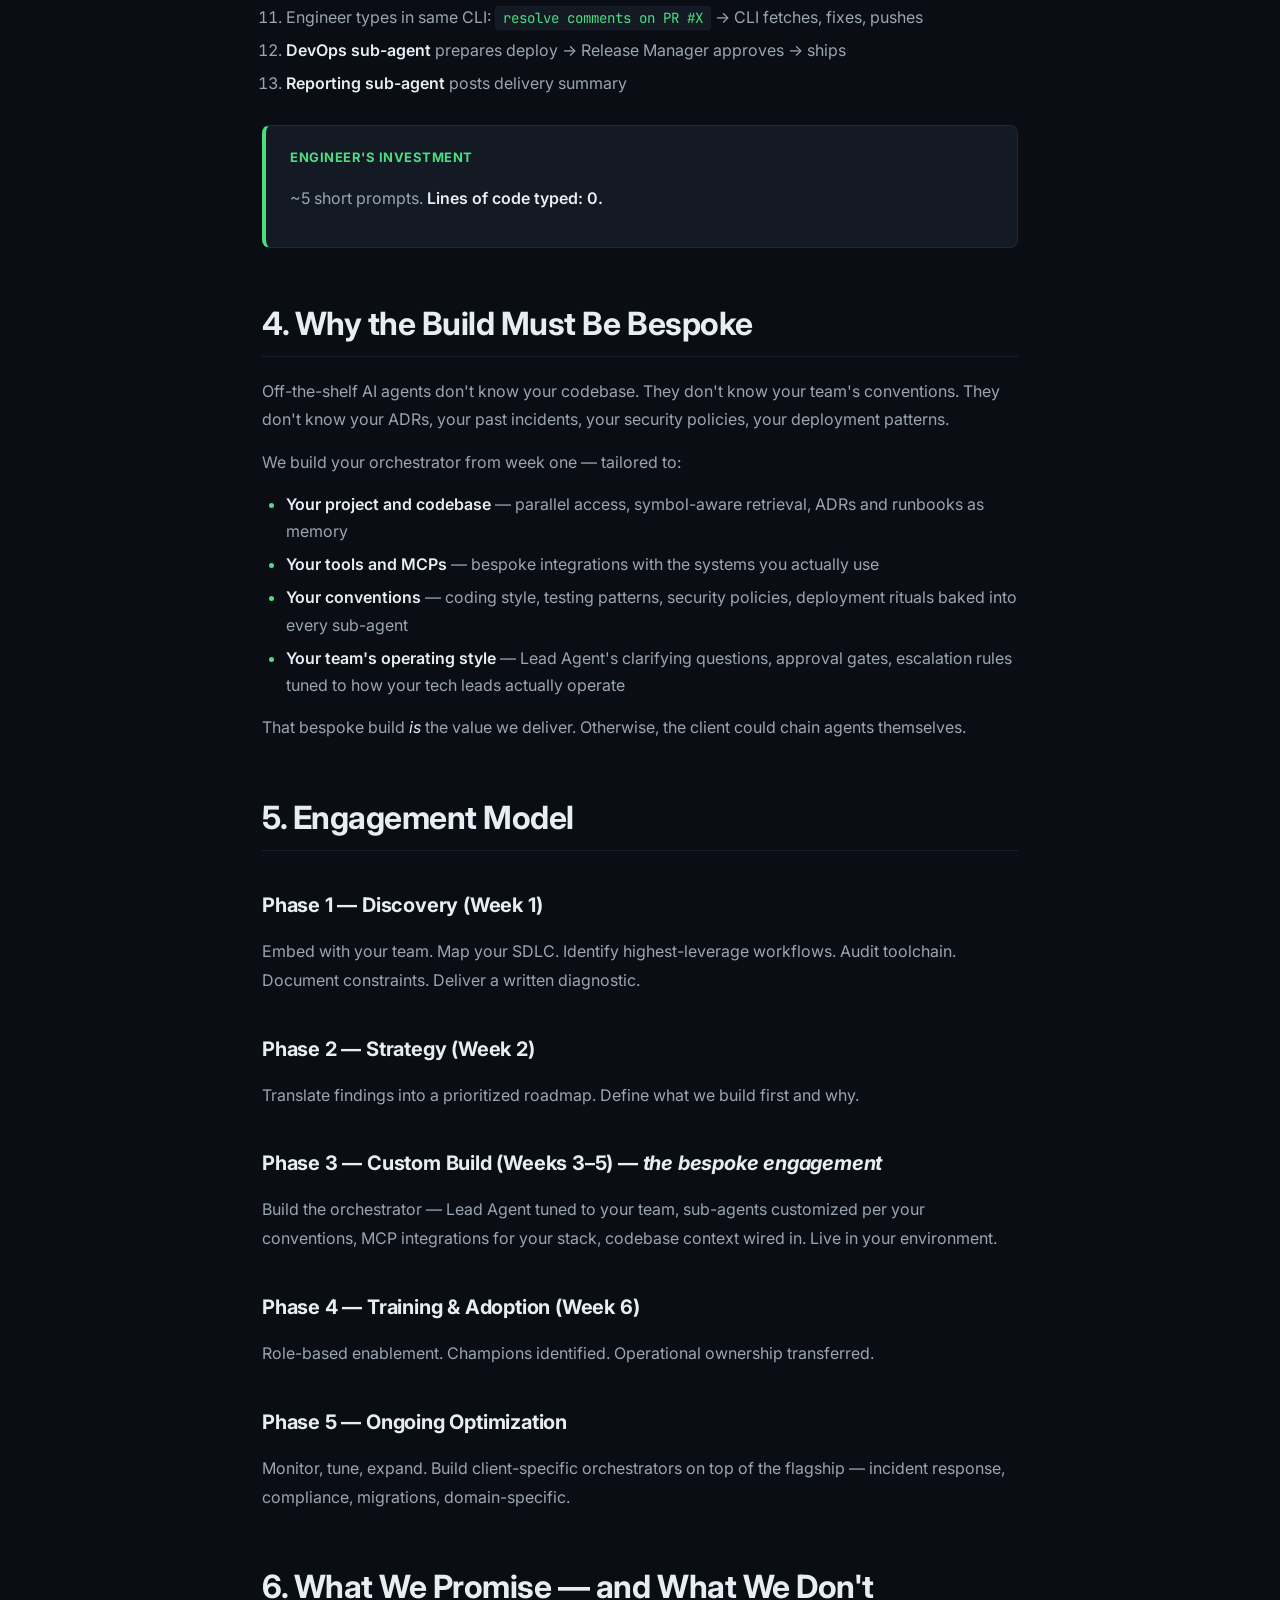
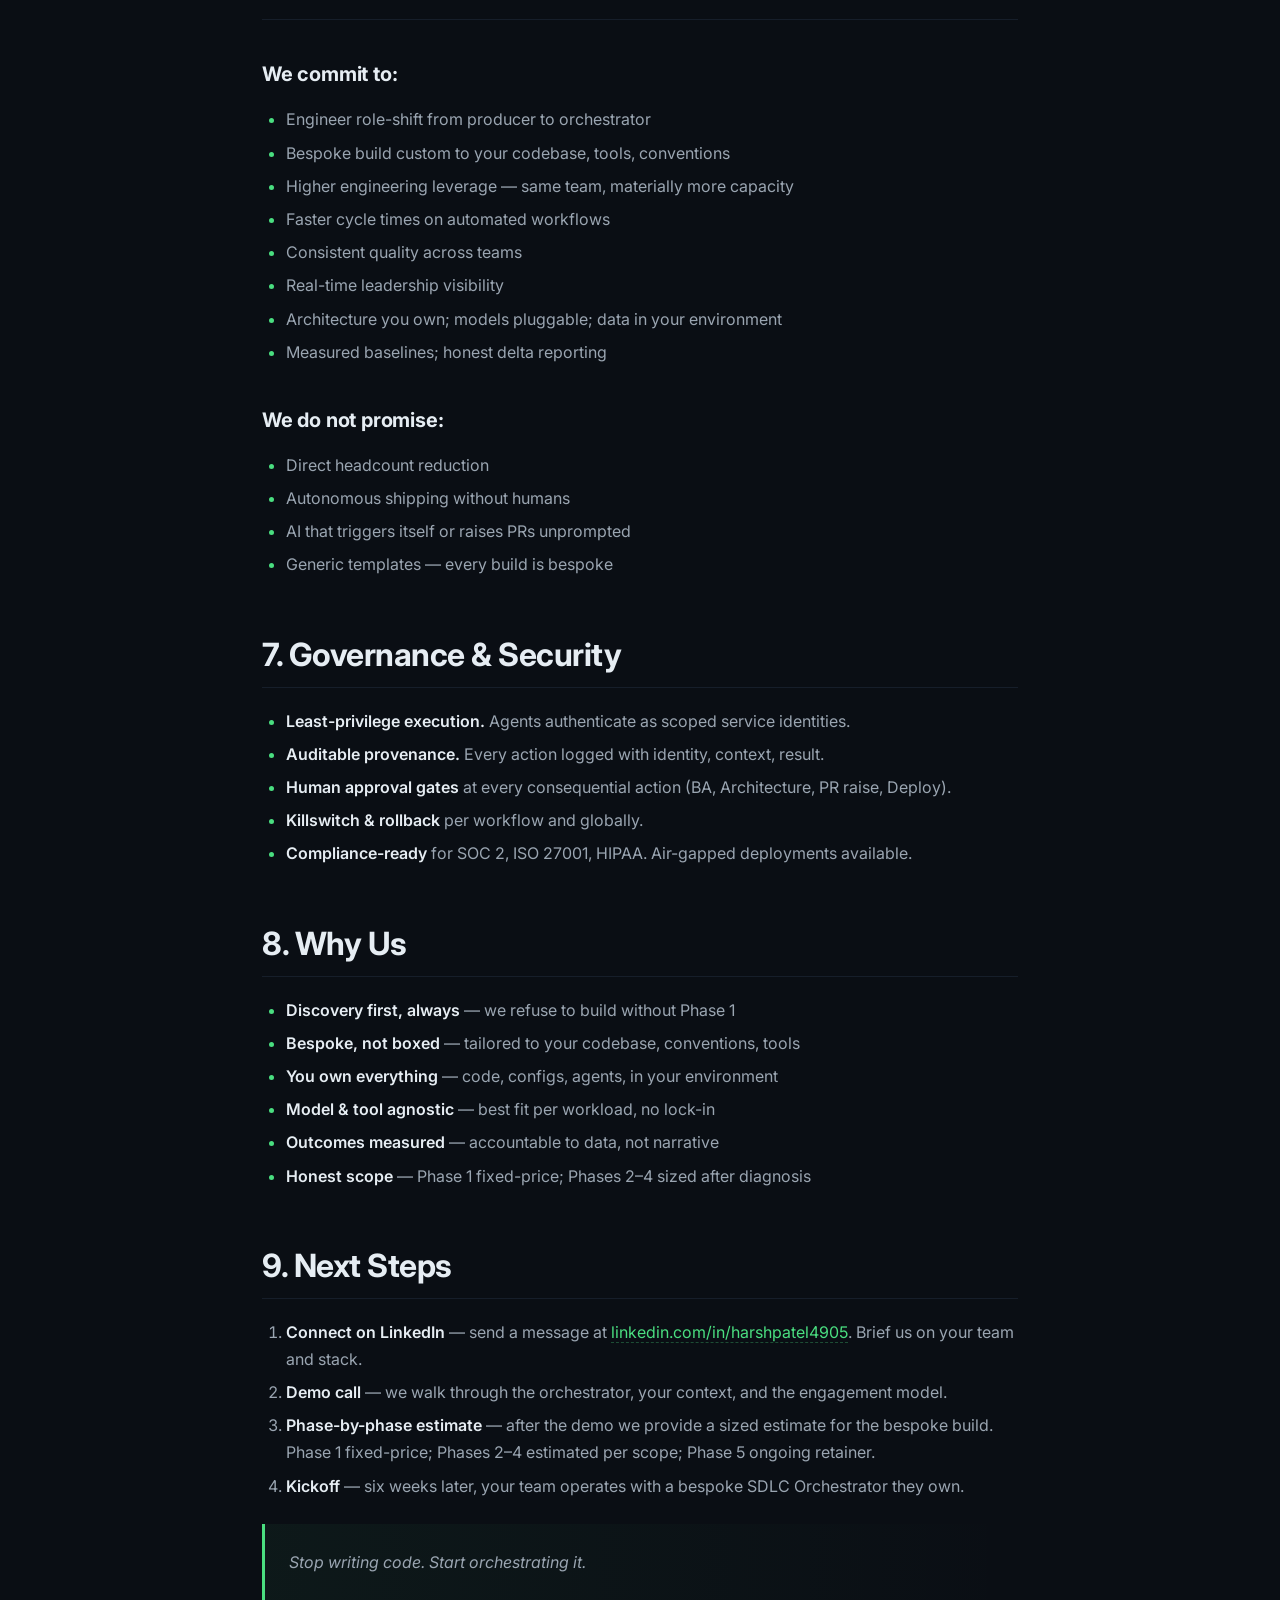
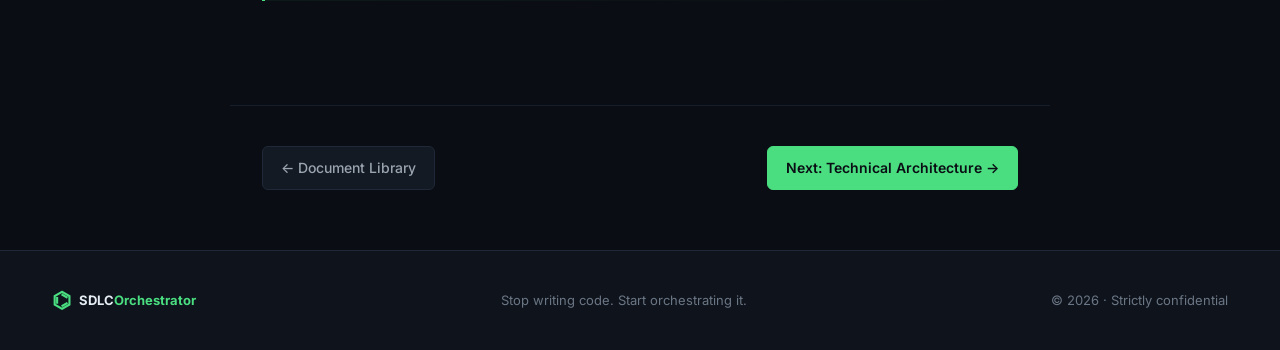
<file: docs/internal/proposal.html>
<!DOCTYPE html>
<html lang="en">
<head>
  <meta charset="UTF-8" />
  <meta name="viewport" content="width=device-width, initial-scale=1.0" />
  <title>Executive Proposal — SDLC Orchestrator</title>
  <meta name="description" content="The executive proposal for the bespoke SDLC Automation Orchestrator engagement." />
  <link rel="stylesheet" href="../styles.css" />
  <link rel="stylesheet" href="../doc.css" />
  <link rel="preconnect" href="https://fonts.googleapis.com" />
  <link rel="preconnect" href="https://fonts.gstatic.com" crossorigin />
  <link href="https://fonts.googleapis.com/css2?family=Inter:wght@400;500;600;700;800&family=JetBrains+Mono:wght@400;500&display=swap" rel="stylesheet" />
</head>
<body>

  <nav class="nav">
    <div class="nav-inner">
      <a href="../index.html" class="brand">
        <span class="brand-mark">⌬</span>
        <span class="brand-name">SDLC<em>Orchestrator</em></span>
      </a>
      <div class="nav-links">
        <a href="../index.html#demo">Live demo</a>
        <a href="../index.html#impact">Impact</a>
        <a href="../index.html#how">How it works</a>
        <a href="library.html">Documents</a>
        <a href="https://www.linkedin.com/in/harshpatel4905/" target="_blank" rel="noopener" class="nav-cta">Connect for a demo</a>
      </div>
    </div>
  </nav>

  <section class="doc-hero">
    <div class="doc-hero-inner">
      <div class="doc-eyebrow">01 · Executive Proposal</div>
      <h1 class="doc-title">SDLC Automation Orchestrator</h1>
      <p class="doc-subtitle">Stop writing code. Start orchestrating it.</p>
      <div class="doc-meta">For: Founders · CTOs · Engineering Leadership</div>
    </div>
  </section>

  <article class="doc-content">

    <h2>1. The Reframe</h2>
    <p>Most engineering teams already use AI tactically — coding assistants in editors, chat tools in browsers. That helps individuals type faster. It does not change how work flows.</p>
    <p>We build something different: a <strong>bespoke SDLC Orchestrator</strong> that changes the <em>engineer's role</em> — from producing code to orchestrating its production.</p>
    <p><strong>The mechanism in one sentence:</strong> An engineer opens their AI Coding CLI and types one prompt — <em>"start working on TICKET-X"</em>. A Lead Agent — the tech lead of an AI team — picks it up, reads the ticket, asks clarifying questions on Jira, and waits. On <code>continue</code>, it orchestrates a team of specialized sub-agents through the SDLC. When QA finds bugs, the Lead Agent routes back to the Developer sub-agent — like a real tech lead. Humans approve every consequential gate.</p>

    <h2>2. The Lead Agent — A Tech Lead For Your AI Team</h2>
    <p>A real tech lead doesn't start typing code when a ticket comes in. They read the ticket. They ask the team questions. They plan: who writes the analysis, who designs the architecture, who codes, who tests, who reviews security. They orchestrate the team through the work. They handle bugs that come back from QA. They escalate judgment calls to product or release management.</p>
    <p>The Lead Agent does exactly that — but its team members are specialized AI sub-agents, custom-built around your codebase and conventions.</p>

    <h2>3. The Operating Loop</h2>
    <ol>
      <li>Engineer types in their AI Coding CLI: <code>start working on TICKET-X</code></li>
      <li>Lead Agent reads ticket + codebase → posts clarifying questions on Jira → <strong>pauses</strong></li>
      <li>PM answers → engineer types <code>continue</code> → Lead Agent resumes</li>
      <li><strong>BA sub-agent</strong> drafts stories → Product Owner approves</li>
      <li><strong>Architecture sub-agent</strong> plans → Tech Lead approves</li>
      <li><strong>Developer sub-agent</strong> writes code on branch</li>
      <li><strong>QA sub-agent</strong> runs tests → finds bugs → <strong>Lead Agent routes back to Developer</strong></li>
      <li>Developer fixes → QA re-validates → <strong>Security</strong> + <strong>Docs</strong> sub-agents finalize</li>
      <li>Lead Agent asks: <em>"Raise the PR?"</em> → engineer types <code>y</code> → PR opens</li>
      <li>Tech Lead invokes <strong>PR Reviewer Agent</strong> on demand</li>
      <li>Engineer types in same CLI: <code>resolve comments on PR #X</code> → CLI fetches, fixes, pushes</li>
      <li><strong>DevOps sub-agent</strong> prepares deploy → Release Manager approves → ships</li>
      <li><strong>Reporting sub-agent</strong> posts delivery summary</li>
    </ol>
    <div class="callout">
      <div class="callout-title">Engineer's investment</div>
      <p>~5 short prompts. <strong>Lines of code typed: 0.</strong></p>
    </div>

    <h2>4. Why the Build Must Be Bespoke</h2>
    <p>Off-the-shelf AI agents don't know your codebase. They don't know your team's conventions. They don't know your ADRs, your past incidents, your security policies, your deployment patterns.</p>
    <p>We build your orchestrator from week one — tailored to:</p>
    <ul>
      <li><strong>Your project and codebase</strong> — parallel access, symbol-aware retrieval, ADRs and runbooks as memory</li>
      <li><strong>Your tools and MCPs</strong> — bespoke integrations with the systems you actually use</li>
      <li><strong>Your conventions</strong> — coding style, testing patterns, security policies, deployment rituals baked into every sub-agent</li>
      <li><strong>Your team's operating style</strong> — Lead Agent's clarifying questions, approval gates, escalation rules tuned to how your tech leads actually operate</li>
    </ul>
    <p>That bespoke build <em>is</em> the value we deliver. Otherwise, the client could chain agents themselves.</p>

    <h2>5. Engagement Model</h2>
    <h3>Phase 1 — Discovery (Week 1)</h3>
    <p>Embed with your team. Map your SDLC. Identify highest-leverage workflows. Audit toolchain. Document constraints. Deliver a written diagnostic.</p>
    <h3>Phase 2 — Strategy (Week 2)</h3>
    <p>Translate findings into a prioritized roadmap. Define what we build first and why.</p>
    <h3>Phase 3 — Custom Build (Weeks 3–5) — <em>the bespoke engagement</em></h3>
    <p>Build the orchestrator — Lead Agent tuned to your team, sub-agents customized per your conventions, MCP integrations for your stack, codebase context wired in. Live in your environment.</p>
    <h3>Phase 4 — Training &amp; Adoption (Week 6)</h3>
    <p>Role-based enablement. Champions identified. Operational ownership transferred.</p>
    <h3>Phase 5 — Ongoing Optimization</h3>
    <p>Monitor, tune, expand. Build client-specific orchestrators on top of the flagship — incident response, compliance, migrations, domain-specific.</p>

    <h2>6. What We Promise — and What We Don't</h2>
    <h3>We commit to:</h3>
    <ul>
      <li>Engineer role-shift from producer to orchestrator</li>
      <li>Bespoke build custom to your codebase, tools, conventions</li>
      <li>Higher engineering leverage — same team, materially more capacity</li>
      <li>Faster cycle times on automated workflows</li>
      <li>Consistent quality across teams</li>
      <li>Real-time leadership visibility</li>
      <li>Architecture you own; models pluggable; data in your environment</li>
      <li>Measured baselines; honest delta reporting</li>
    </ul>
    <h3>We do not promise:</h3>
    <ul>
      <li>Direct headcount reduction</li>
      <li>Autonomous shipping without humans</li>
      <li>AI that triggers itself or raises PRs unprompted</li>
      <li>Generic templates — every build is bespoke</li>
    </ul>

    <h2>7. Governance &amp; Security</h2>
    <ul>
      <li><strong>Least-privilege execution.</strong> Agents authenticate as scoped service identities.</li>
      <li><strong>Auditable provenance.</strong> Every action logged with identity, context, result.</li>
      <li><strong>Human approval gates</strong> at every consequential action (BA, Architecture, PR raise, Deploy).</li>
      <li><strong>Killswitch &amp; rollback</strong> per workflow and globally.</li>
      <li><strong>Compliance-ready</strong> for SOC 2, ISO 27001, HIPAA. Air-gapped deployments available.</li>
    </ul>

    <h2>8. Why Us</h2>
    <ul>
      <li><strong>Discovery first, always</strong> — we refuse to build without Phase 1</li>
      <li><strong>Bespoke, not boxed</strong> — tailored to your codebase, conventions, tools</li>
      <li><strong>You own everything</strong> — code, configs, agents, in your environment</li>
      <li><strong>Model &amp; tool agnostic</strong> — best fit per workload, no lock-in</li>
      <li><strong>Outcomes measured</strong> — accountable to data, not narrative</li>
      <li><strong>Honest scope</strong> — Phase 1 fixed-price; Phases 2–4 sized after diagnosis</li>
    </ul>

    <h2>9. Next Steps</h2>
    <ol>
      <li><strong>Connect on LinkedIn</strong> — send a message at <a href="https://www.linkedin.com/in/harshpatel4905/" target="_blank" rel="noopener">linkedin.com/in/harshpatel4905</a>. Brief us on your team and stack.</li>
      <li><strong>Demo call</strong> — we walk through the orchestrator, your context, and the engagement model.</li>
      <li><strong>Phase-by-phase estimate</strong> — after the demo we provide a sized estimate for the bespoke build. Phase 1 fixed-price; Phases 2–4 estimated per scope; Phase 5 ongoing retainer.</li>
      <li><strong>Kickoff</strong> — six weeks later, your team operates with a bespoke SDLC Orchestrator they own.</li>
    </ol>

    <blockquote>
      <p>Stop writing code. Start orchestrating it.</p>
    </blockquote>

  </article>

  <div class="doc-footer-nav">
    <a href="library.html" class="doc-footer-link">← Document Library</a>
    <a href="architecture.html" class="doc-footer-link doc-footer-link-primary">Next: Technical Architecture →</a>
  </div>

  <footer class="footer">
    <div class="container footer-inner">
      <div class="footer-brand">
        <span class="brand-mark">⌬</span>
        <span>SDLC<em>Orchestrator</em></span>
      </div>
      <div class="footer-tag">Stop writing code. Start orchestrating it.</div>
      <div class="footer-meta">© 2026 · Strictly confidential</div>
    </div>
  </footer>

</body>
</html>
</file>
<file: docs/styles.css>
/* ============================================
   SDLC Orchestrator — Website Styles
   Premium consultancy · dark mode · restrained accents
   ============================================ */

:root {
  --bg: #0a0e14;
  --bg-2: #0e131c;
  --bg-3: #141a23;
  --bg-4: #1a2230;
  --bg-cli: #06090e;
  --border: #1f2937;
  --border-soft: #161e2a;
  --text: #e6edf3;
  --text-muted: #9aa5b1;
  --text-dim: #6b7684;
  --accent: #4ade80;
  --accent-2: #22d3ee;
  --accent-3: #a78bfa;
  --warning: #f59e0b;
  --danger: #ef4444;
  --glow: 0 0 24px rgba(74, 222, 128, 0.35);
  --radius: 12px;
  --radius-sm: 8px;
  --mono: 'JetBrains Mono', 'SF Mono', Consolas, Menlo, monospace;
  --sans: 'Inter', -apple-system, BlinkMacSystemFont, 'Segoe UI', sans-serif;
}

* { box-sizing: border-box; margin: 0; padding: 0; }
html { scroll-behavior: smooth; }

body {
  font-family: var(--sans);
  background: var(--bg);
  color: var(--text);
  line-height: 1.6;
  font-size: 16px;
  -webkit-font-smoothing: antialiased;
  overflow-x: hidden;
}

.container {
  max-width: 1240px;
  margin: 0 auto;
  padding: 0 32px;
}

/* ============================================
   NAV
   ============================================ */
.nav {
  position: sticky;
  top: 0;
  z-index: 100;
  background: rgba(10, 14, 20, 0.85);
  backdrop-filter: blur(12px);
  border-bottom: 1px solid var(--border-soft);
}

.nav-inner {
  max-width: 1240px;
  margin: 0 auto;
  padding: 16px 32px;
  display: flex;
  align-items: center;
  justify-content: space-between;
}

.brand {
  display: flex;
  align-items: center;
  gap: 10px;
  color: var(--text);
  text-decoration: none;
  font-weight: 700;
  font-size: 18px;
}

.brand-mark { font-size: 22px; color: var(--accent); }
.brand-name em { font-style: normal; color: var(--accent); font-weight: 800; }

.nav-links { display: flex; gap: 28px; align-items: center; }
.nav-links a {
  color: var(--text-muted);
  text-decoration: none;
  font-size: 14px;
  font-weight: 500;
  transition: color 0.2s;
}
.nav-links a:hover { color: var(--text); }

.nav-cta {
  background: var(--accent);
  color: var(--bg) !important;
  padding: 8px 16px;
  border-radius: 6px;
  font-weight: 600;
}
.nav-cta:hover { background: #5ee896; }

/* ============================================
   HERO
   ============================================ */
.hero {
  padding: 100px 0 70px;
  background: radial-gradient(ellipse at center top, rgba(74, 222, 128, 0.06), transparent 60%);
  position: relative;
  overflow: hidden;
}

.hero::before {
  content: '';
  position: absolute;
  inset: 0;
  background-image:
    linear-gradient(rgba(255,255,255,0.015) 1px, transparent 1px),
    linear-gradient(90deg, rgba(255,255,255,0.015) 1px, transparent 1px);
  background-size: 60px 60px;
  pointer-events: none;
}

.hero .container { position: relative; z-index: 1; text-align: center; }

.hero-eyebrow {
  display: inline-block;
  font-size: 13px;
  font-weight: 500;
  letter-spacing: 0.08em;
  text-transform: uppercase;
  color: var(--accent);
  background: rgba(74, 222, 128, 0.08);
  padding: 6px 14px;
  border-radius: 20px;
  border: 1px solid rgba(74, 222, 128, 0.2);
  margin-bottom: 28px;
}

.hero-title {
  font-size: clamp(40px, 6vw, 72px);
  line-height: 1.05;
  font-weight: 800;
  letter-spacing: -0.025em;
  margin-bottom: 28px;
}

.hero-title .accent { color: var(--accent); }

.hero-tagline {
  font-size: clamp(17px, 1.6vw, 22px);
  color: var(--text);
  font-weight: 500;
  letter-spacing: -0.01em;
  margin-bottom: 24px;
  max-width: 720px;
  margin-left: auto;
  margin-right: auto;
}

.hero-tagline strong {
  color: var(--accent);
  font-weight: 700;
}

.hero-sub {
  font-size: clamp(15px, 1.3vw, 18px);
  color: var(--text-muted);
  max-width: 780px;
  margin: 0 auto 40px;
  line-height: 1.75;
}

.hero-sub code {
  background: var(--bg-3);
  color: var(--accent);
  padding: 2px 8px;
  border-radius: 4px;
  font-family: var(--mono);
  font-size: 0.86em;
  border: 1px solid var(--border);
}

.hero-sub strong { color: var(--text); font-weight: 600; }

.hero-cta {
  display: flex;
  gap: 16px;
  justify-content: center;
  margin-bottom: 56px;
  flex-wrap: wrap;
}

.btn {
  display: inline-flex;
  align-items: center;
  justify-content: center;
  padding: 14px 28px;
  border-radius: 8px;
  font-size: 15px;
  font-weight: 600;
  text-decoration: none;
  transition: all 0.2s;
  border: 1px solid transparent;
  cursor: pointer;
  font-family: inherit;
}

.btn-lg { padding: 18px 36px; font-size: 16px; }

.btn-primary { background: var(--accent); color: var(--bg); }
.btn-primary:hover { background: #5ee896; transform: translateY(-1px); box-shadow: var(--glow); }

.btn-ghost { background: transparent; color: var(--text); border-color: var(--border); }
.btn-ghost:hover { border-color: var(--accent); color: var(--accent); }

.hero-stats {
  display: grid;
  grid-template-columns: repeat(4, 1fr);
  gap: 24px;
  max-width: 760px;
  margin: 0 auto;
  padding: 28px 32px;
  background: var(--bg-3);
  border: 1px solid var(--border);
  border-radius: var(--radius);
}

.stat-value {
  font-size: 36px;
  font-weight: 800;
  color: var(--accent);
  letter-spacing: -0.02em;
  line-height: 1;
}

.stat-label {
  font-size: 12px;
  color: var(--text-muted);
  margin-top: 8px;
  line-height: 1.4;
}

/* ============================================
   SECTIONS
   ============================================ */
.section { padding: 100px 0; }

.section-header {
  text-align: center;
  margin-bottom: 56px;
}

.section-eyebrow {
  display: inline-block;
  font-size: 12px;
  font-weight: 600;
  letter-spacing: 0.12em;
  text-transform: uppercase;
  color: var(--accent);
  margin-bottom: 16px;
}

.section-title {
  font-size: clamp(28px, 3.6vw, 42px);
  line-height: 1.2;
  font-weight: 700;
  letter-spacing: -0.02em;
  margin-bottom: 20px;
}

.section-sub {
  color: var(--text-muted);
  font-size: 17px;
  max-width: 760px;
  margin: 0 auto;
  line-height: 1.7;
}

.section-sub em { color: var(--text); font-style: italic; }

/* ============================================
   DEMO STAGE
   ============================================ */
.demo-section {
  background: linear-gradient(180deg, var(--bg) 0%, var(--bg-2) 100%);
  border-top: 1px solid var(--border-soft);
  border-bottom: 1px solid var(--border-soft);
}

.stage {
  display: grid;
  grid-template-columns: 1fr 360px;
  gap: 32px;
  margin-top: 32px;
}

.stage-visual {
  display: flex;
  flex-direction: column;
  gap: 16px;
}

/* surface common */
.surface {
  background: var(--bg-3);
  border: 1px solid var(--border);
  border-radius: var(--radius);
  overflow: hidden;
  transition: all 0.3s;
}

.surface-header {
  padding: 10px 16px;
  background: var(--bg-4);
  border-bottom: 1px solid var(--border);
  display: flex;
  align-items: center;
  gap: 6px;
  font-size: 13px;
  color: var(--text-muted);
}

.surface-title { margin-left: 8px; font-weight: 500; }

.dot {
  width: 10px;
  height: 10px;
  border-radius: 50%;
  display: inline-block;
}
.dot-red    { background: #ef4444; }
.dot-yellow { background: #f59e0b; }
.dot-green  { background: #4ade80; }

.surface-body { padding: 14px; }

/* ============================================
   AI CODING CLI (top, full width)
   ============================================ */
.surface-cli .surface-header { background: #050810; border-bottom-color: #0c1219; }

.cli-status {
  margin-left: auto;
  font-family: var(--mono);
  font-size: 11px;
  color: var(--accent);
  letter-spacing: 0.04em;
}

.cli-body {
  background: var(--bg-cli);
  padding: 18px 22px;
  font-family: var(--mono);
  font-size: 12.5px;
  line-height: 1.7;
  height: 340px;
  overflow-y: auto;
  scroll-behavior: smooth;
}

.cli-body::-webkit-scrollbar { width: 6px; }
.cli-body::-webkit-scrollbar-thumb { background: #1f2937; border-radius: 3px; }
.cli-body::-webkit-scrollbar-track { background: transparent; }

.cli-block {
  opacity: 0;
  max-height: 0;
  overflow: hidden;
  transition: opacity 0.5s ease, max-height 0.6s ease;
  padding: 0;
}

.cli-block.visible {
  opacity: 1;
  max-height: 800px;
  padding: 6px 0;
}

.cli-block + .cli-block.visible {
  border-top: 1px dashed #131a24;
  margin-top: 6px;
  padding-top: 10px;
}

.cli-line {
  white-space: pre-wrap;
  color: var(--text-muted);
}

.cli-cmd {
  color: var(--text);
  font-weight: 600;
  margin: 2px 0;
}
.cli-prompt-symbol { color: var(--accent); margin-right: 8px; font-weight: 700; }

.lead-tag {
  display: inline-block;
  background: rgba(74, 222, 128, 0.12);
  color: var(--accent);
  padding: 0 6px;
  border-radius: 3px;
  font-size: 10.5px;
  font-weight: 600;
  letter-spacing: 0.04em;
  margin-right: 4px;
}

.cli-lead { color: #c4cdd6; }
.cli-lead em { color: var(--accent-2); font-style: italic; }
.cli-lead.cli-emph { color: var(--text); font-weight: 500; }
.cli-prompt-ask { background: rgba(74, 222, 128, 0.05); padding: 4px 6px; border-radius: 4px; }
.cli-prompt-y { color: var(--accent); font-weight: 600; }

.cli-sub { color: #8a96a3; padding-left: 18px; }
.cli-sub code, .cli-lead code, .cli-line code {
  background: #0d1218;
  color: var(--accent);
  padding: 1px 5px;
  border-radius: 3px;
  font-size: 11.5px;
}

.cli-line .ok { color: var(--accent); font-weight: 700; margin-right: 4px; }
.cli-line .err { color: var(--danger); font-weight: 700; margin-right: 4px; }

.cli-error { color: #f87171; padding-left: 18px; }
.cli-error-detail { color: #fca5a5; padding-left: 36px; font-size: 11.5px; }

.cli-info { color: #93c5fd; }
.cli-success { color: var(--accent); font-weight: 500; }

.cli-note {
  color: var(--accent-3);
  font-style: italic;
  padding: 6px 12px;
  background: rgba(167, 139, 250, 0.06);
  border-left: 2px solid var(--accent-3);
  border-radius: 2px;
  margin: 4px 0;
}

.cli-final {
  color: var(--accent);
  font-size: 14px;
  font-weight: 600;
  margin-top: 10px;
  padding: 8px 0 4px;
  border-top: 1px solid #1a2230;
}

.cli-final strong { color: var(--text); }
.cli-final-meta { color: var(--text-muted); font-size: 11.5px; }
.cli-final-meta strong { color: var(--accent); }

.cli-dim { color: var(--text-dim); }

/* ============================================
   HIERARCHY
   ============================================ */
.hierarchy {
  background: var(--bg-3);
  border: 1px solid var(--border);
  border-radius: var(--radius);
  padding: 24px 20px;
  display: flex;
  flex-direction: column;
  align-items: center;
  gap: 16px;
  position: relative;
}

.lead-node {
  position: relative;
  background: var(--bg-4);
  border: 2px solid var(--border);
  padding: 14px 40px;
  border-radius: 10px;
  text-align: center;
  transition: all 0.3s;
}

.lead-node.active {
  border-color: var(--accent);
  background: rgba(74, 222, 128, 0.08);
  box-shadow: var(--glow);
}

.node-label {
  font-weight: 700;
  font-size: 14px;
  letter-spacing: 0.05em;
  color: var(--text);
}

.node-sub {
  font-size: 11px;
  color: var(--text-dim);
  margin-top: 2px;
  font-style: italic;
}

.node-pulse {
  position: absolute;
  inset: -2px;
  border-radius: 10px;
  opacity: 0;
  border: 2px solid var(--accent);
  pointer-events: none;
}

.lead-node.active .node-pulse {
  animation: pulse 1.8s ease-out infinite;
}

@keyframes pulse {
  0%   { transform: scale(1); opacity: 0.8; }
  100% { transform: scale(1.15); opacity: 0; }
}

.sub-agents {
  display: grid;
  grid-template-columns: repeat(8, 1fr);
  gap: 8px;
  width: 100%;
}

.sub-node {
  background: var(--bg-4);
  border: 1px solid var(--border);
  padding: 10px 6px;
  border-radius: 8px;
  text-align: center;
  transition: all 0.3s;
  position: relative;
}

.sub-node span {
  display: block;
  font-weight: 700;
  font-size: 12px;
  color: var(--text);
}

.sub-node em {
  display: block;
  font-style: normal;
  font-size: 10px;
  color: var(--text-dim);
  margin-top: 2px;
}

.sub-node.active {
  background: rgba(74, 222, 128, 0.12);
  border-color: var(--accent);
  box-shadow: 0 0 16px rgba(74, 222, 128, 0.3);
  transform: translateY(-2px);
}

.sub-node.error {
  background: rgba(239, 68, 68, 0.12);
  border-color: var(--danger);
  box-shadow: 0 0 16px rgba(239, 68, 68, 0.3);
  animation: shake 0.4s ease-in-out;
}

@keyframes shake {
  0%, 100% { transform: translateX(0); }
  25%      { transform: translateX(-3px); }
  75%      { transform: translateX(3px); }
}

.sub-node.done {
  background: rgba(74, 222, 128, 0.05);
  border-color: rgba(74, 222, 128, 0.3);
}

.sub-node.done::after {
  content: '✓';
  position: absolute;
  top: -6px;
  right: -6px;
  width: 16px;
  height: 16px;
  background: var(--accent);
  color: var(--bg);
  border-radius: 50%;
  font-size: 11px;
  font-weight: 700;
  display: flex;
  align-items: center;
  justify-content: center;
}

.external-agents {
  display: grid;
  grid-template-columns: 1fr 1fr;
  gap: 12px;
  width: 100%;
  margin-top: 8px;
}

.ext-node {
  background: var(--bg-4);
  border: 1px dashed var(--border);
  padding: 10px 14px;
  border-radius: 8px;
  display: flex;
  align-items: center;
  gap: 8px;
  font-size: 12px;
  color: var(--text-muted);
  transition: all 0.3s;
}

.ext-node.active {
  border-color: var(--accent-3);
  background: rgba(167, 139, 250, 0.08);
  color: var(--text);
}

.ext-badge { color: var(--accent-3); font-size: 14px; }
.ext-label { font-weight: 600; color: var(--text); font-size: 13px; }
.ext-sub { margin-left: auto; font-size: 11px; color: var(--text-dim); }

/* ============================================
   SURFACES ROW (Jira, GitHub)
   ============================================ */
.surfaces-row {
  display: grid;
  grid-template-columns: 1fr 1fr;
  gap: 12px;
}

.jira-badge {
  display: inline-flex;
  width: 18px;
  height: 18px;
  background: #2684ff;
  color: white;
  font-weight: 700;
  font-size: 11px;
  border-radius: 3px;
  align-items: center;
  justify-content: center;
}

.gh-badge { color: var(--accent); }

.jira-title, .gh-title {
  font-size: 13px;
  font-weight: 600;
  color: var(--text);
  margin-bottom: 6px;
}

.jira-status, .gh-meta {
  font-size: 11px;
  color: var(--text-dim);
  margin-bottom: 12px;
}

.jira-comments, .gh-comments {
  display: flex;
  flex-direction: column;
  gap: 10px;
  max-height: 240px;
  overflow-y: auto;
}

.jira-comment, .gh-comment {
  background: var(--bg-4);
  border-left: 2px solid var(--border);
  padding: 8px 10px;
  border-radius: 4px;
  font-size: 12px;
  opacity: 0;
  max-height: 0;
  overflow: hidden;
  transition: opacity 0.4s, max-height 0.5s;
}

.jira-comment.visible, .gh-comment.visible {
  opacity: 1;
  max-height: 200px;
}

.jc-author, .gc-author {
  font-weight: 600;
  color: var(--text);
  font-size: 11px;
  margin-bottom: 4px;
}

.jc-badge, .gc-badge {
  font-size: 9px;
  background: rgba(74, 222, 128, 0.15);
  color: var(--accent);
  padding: 1px 6px;
  border-radius: 3px;
  margin-left: 6px;
  letter-spacing: 0.04em;
}

.jc-body, .gc-body {
  color: var(--text-muted);
  line-height: 1.5;
  font-size: 12px;
}

.jc-body code, .gc-body code {
  background: var(--bg-2);
  color: var(--text);
  padding: 1px 5px;
  border-radius: 3px;
  font-family: var(--mono);
  font-size: 11px;
}

/* DEPLOY BANNER */
.deploy-banner {
  display: none;
  background: linear-gradient(90deg, rgba(74, 222, 128, 0.15), rgba(34, 211, 238, 0.1));
  border: 1px solid var(--accent);
  border-radius: var(--radius);
  padding: 18px 24px;
  align-items: center;
  gap: 18px;
  box-shadow: var(--glow);
  animation: bannerIn 0.6s ease-out;
}

.deploy-banner.visible { display: flex; }

@keyframes bannerIn {
  from { transform: translateY(12px); opacity: 0; }
  to   { transform: translateY(0); opacity: 1; }
}

.db-icon { font-size: 28px; }
.db-title { font-weight: 700; font-size: 14px; letter-spacing: 0.04em; color: var(--accent); }
.db-sub { font-size: 12px; color: var(--text-muted); margin-top: 2px; }

/* ============================================
   STAGE CONTROL
   ============================================ */
.stage-control {
  background: var(--bg-3);
  border: 1px solid var(--border);
  border-radius: var(--radius);
  padding: 28px;
  position: sticky;
  top: 88px;
  align-self: flex-start;
  height: fit-content;
}

.step-indicator {
  font-family: var(--mono);
  font-size: 14px;
  color: var(--text-dim);
  margin-bottom: 16px;
}

#step-num {
  font-size: 36px;
  font-weight: 800;
  color: var(--accent);
  letter-spacing: -0.02em;
}

.step-total { margin-left: 4px; }

.step-title {
  font-size: 20px;
  font-weight: 700;
  margin-bottom: 12px;
  line-height: 1.3;
  letter-spacing: -0.01em;
}

.step-desc {
  font-size: 14px;
  color: var(--text-muted);
  line-height: 1.6;
  margin-bottom: 20px;
}

.step-desc code {
  background: var(--bg-4);
  color: var(--accent);
  padding: 2px 6px;
  border-radius: 4px;
  font-family: var(--mono);
  font-size: 12px;
}

.step-desc em { color: var(--text); font-style: italic; }

.step-meta {
  background: var(--bg-2);
  border: 1px solid var(--border-soft);
  border-radius: var(--radius-sm);
  padding: 14px;
  margin-bottom: 20px;
}

.meta-row {
  display: flex;
  font-size: 12px;
  padding: 4px 0;
}

.meta-k { color: var(--text-dim); width: 100px; flex-shrink: 0; }
.meta-v { color: var(--text); font-family: var(--mono); font-size: 11px; }

.step-controls {
  display: grid;
  grid-template-columns: 1fr 1fr;
  gap: 8px;
  margin-bottom: 16px;
}

.ctrl-btn {
  background: var(--bg-4);
  border: 1px solid var(--border);
  color: var(--text);
  padding: 10px 12px;
  border-radius: 6px;
  font-size: 13px;
  font-weight: 500;
  cursor: pointer;
  font-family: inherit;
  transition: all 0.15s;
}

.ctrl-btn:hover { border-color: var(--text-muted); }
.ctrl-btn:disabled { opacity: 0.4; cursor: not-allowed; }

.ctrl-primary {
  background: var(--accent);
  color: var(--bg);
  border-color: var(--accent);
  font-weight: 600;
}

.ctrl-primary:hover { background: #5ee896; border-color: #5ee896; color: var(--bg); }
.ctrl-primary:disabled { background: var(--accent); border-color: var(--accent); }

.step-dots {
  display: flex;
  gap: 6px;
  justify-content: center;
  margin-bottom: 16px;
  flex-wrap: wrap;
}

.dot-step {
  width: 8px;
  height: 8px;
  border-radius: 50%;
  background: var(--bg-4);
  border: 1px solid var(--border);
  cursor: pointer;
  transition: all 0.2s;
}

.dot-step:hover { border-color: var(--text-muted); }
.dot-step.active { background: var(--accent); border-color: var(--accent); transform: scale(1.3); }
.dot-step.done { background: rgba(74, 222, 128, 0.4); border-color: rgba(74, 222, 128, 0.4); }

.step-hint {
  font-size: 11px;
  color: var(--text-dim);
  text-align: center;
  line-height: 1.5;
}

.step-hint kbd {
  font-family: var(--mono);
  font-size: 10px;
  background: var(--bg-4);
  border: 1px solid var(--border);
  padding: 1px 5px;
  border-radius: 3px;
  color: var(--text);
  margin: 0 2px;
}

/* ============================================
   IMPACT SECTION
   ============================================ */
.impact-section {
  background: linear-gradient(180deg, var(--bg-2) 0%, var(--bg) 100%);
}

.impact-grid {
  display: grid;
  grid-template-columns: repeat(4, 1fr);
  gap: 18px;
  margin-bottom: 56px;
}

.impact-card {
  background: var(--bg-3);
  border: 1px solid var(--border);
  border-radius: var(--radius);
  padding: 28px 24px;
  transition: all 0.25s;
  display: flex;
  flex-direction: column;
}

.impact-card:hover {
  border-color: var(--accent);
  transform: translateY(-3px);
  box-shadow: 0 12px 32px rgba(0,0,0,0.4);
}

.impact-tag {
  display: inline-block;
  font-size: 11px;
  font-weight: 600;
  letter-spacing: 0.08em;
  text-transform: uppercase;
  color: var(--accent);
  background: rgba(74, 222, 128, 0.08);
  padding: 4px 10px;
  border-radius: 4px;
  margin-bottom: 18px;
  align-self: flex-start;
}

.impact-stat {
  font-size: clamp(28px, 3vw, 38px);
  font-weight: 800;
  color: var(--text);
  letter-spacing: -0.025em;
  line-height: 1.1;
  margin-bottom: 6px;
}

.impact-stat-unit {
  color: var(--accent);
  font-weight: 600;
  font-size: 0.7em;
  margin-left: 2px;
}

.impact-label {
  font-size: 13px;
  color: var(--text-muted);
  line-height: 1.5;
  margin-bottom: 18px;
  min-height: 38px;
}

.impact-list {
  list-style: none;
  padding: 0;
  margin: 0;
  border-top: 1px solid var(--border-soft);
  padding-top: 14px;
  margin-top: auto;
}

.impact-list li {
  font-size: 12.5px;
  color: var(--text-muted);
  line-height: 1.55;
  padding: 5px 0;
  padding-left: 16px;
  position: relative;
}

.impact-list li::before {
  content: '→';
  position: absolute;
  left: 0;
  color: var(--accent);
  font-weight: 700;
}

/* ----- Pitch / Sales sub-section ----- */
.impact-pitch {
  background: var(--bg-3);
  border: 1px solid var(--border);
  border-radius: 16px;
  padding: 48px 40px;
  max-width: 980px;
  margin: 0 auto;
  position: relative;
  overflow: hidden;
}

.impact-pitch::before {
  content: '';
  position: absolute;
  inset: 0;
  background: radial-gradient(ellipse at top right, rgba(74, 222, 128, 0.06), transparent 60%);
  pointer-events: none;
}

.pitch-heading {
  font-size: clamp(22px, 2.4vw, 28px);
  font-weight: 700;
  letter-spacing: -0.02em;
  text-align: center;
  margin-bottom: 32px;
  position: relative;
}

.pitch-points {
  display: grid;
  grid-template-columns: 1fr 1fr;
  gap: 20px;
  position: relative;
}

.pitch-point {
  display: flex;
  gap: 16px;
  padding: 18px;
  background: var(--bg-4);
  border: 1px solid var(--border-soft);
  border-radius: 10px;
  transition: all 0.2s;
}

.pitch-point:hover {
  border-color: var(--accent);
}

.pitch-num {
  font-family: var(--mono);
  font-size: 12px;
  font-weight: 700;
  color: var(--accent);
  background: rgba(74, 222, 128, 0.1);
  padding: 4px 8px;
  border-radius: 4px;
  height: fit-content;
  flex-shrink: 0;
}

.pitch-body {
  font-size: 13.5px;
  color: var(--text-muted);
  line-height: 1.6;
}

.pitch-body strong {
  color: var(--text);
  font-weight: 600;
}

.pitch-quote {
  margin-top: 36px;
  padding: 28px;
  background: linear-gradient(135deg, var(--bg-4), var(--bg-2));
  border-left: 3px solid var(--accent);
  border-radius: 8px;
  font-size: clamp(16px, 1.7vw, 19px);
  font-weight: 500;
  color: var(--text-muted);
  font-style: italic;
  line-height: 1.6;
  text-align: center;
  position: relative;
}

.pitch-quote-emph {
  color: var(--accent);
  font-weight: 700;
  font-style: normal;
  display: inline-block;
  margin-top: 6px;
}

/* ============================================
   BESPOKE SECTION
   ============================================ */
.bespoke-section { background: var(--bg-2); }

.bespoke-grid {
  display: grid;
  grid-template-columns: repeat(4, 1fr);
  gap: 18px;
  margin-bottom: 48px;
}

.bespoke-card {
  background: var(--bg-3);
  border: 1px solid var(--border);
  border-radius: var(--radius);
  padding: 28px 24px;
  transition: all 0.2s;
  position: relative;
}

.bespoke-card:hover {
  border-color: var(--accent);
  transform: translateY(-3px);
}

.bespoke-num {
  font-family: var(--mono);
  font-size: 12px;
  color: var(--accent);
  font-weight: 600;
  margin-bottom: 14px;
}

.bespoke-card h3 {
  font-size: 16px;
  font-weight: 700;
  margin-bottom: 10px;
  line-height: 1.3;
}

.bespoke-card p {
  font-size: 13px;
  color: var(--text-muted);
  line-height: 1.6;
}

.bespoke-card em { color: var(--text); font-style: italic; }

.bespoke-callout {
  text-align: center;
  max-width: 720px;
  margin: 0 auto;
  padding: 32px;
  background: linear-gradient(135deg, var(--bg-3), var(--bg-4));
  border: 1px solid var(--border);
  border-radius: var(--radius);
}

.callout-quote {
  font-size: clamp(18px, 2vw, 22px);
  font-weight: 500;
  color: var(--text-muted);
  line-height: 1.6;
  font-style: italic;
}

.callout-emph {
  color: var(--accent);
  font-weight: 700;
  font-style: normal;
  display: inline-block;
  margin-top: 4px;
}

/* ============================================
   HOW IT WORKS
   ============================================ */
.how-section { background: var(--bg); }

.how-diagram {
  background: var(--bg-3);
  border: 1px solid var(--border);
  border-radius: var(--radius);
  padding: 40px;
  margin-bottom: 48px;
}

.how-row {
  display: flex;
  justify-content: center;
  align-items: center;
  flex-wrap: wrap;
  gap: 16px;
}

.how-arrow {
  text-align: center;
  color: var(--text-dim);
  font-size: 13px;
  letter-spacing: 0.08em;
  margin: 14px 0;
  font-family: var(--mono);
}

.how-actor {
  background: var(--bg-4);
  border: 1px solid var(--border);
  border-radius: 10px;
  padding: 16px 24px;
  text-align: center;
  min-width: 360px;
}

.actor-glyph {
  width: 48px;
  height: 48px;
  border-radius: 50%;
  background: var(--bg-2);
  border: 2px solid var(--accent);
  color: var(--accent);
  font-weight: 700;
  font-size: 20px;
  display: flex;
  align-items: center;
  justify-content: center;
  margin: 0 auto 10px;
}

.actor-label { font-weight: 600; font-size: 14px; letter-spacing: 0.04em; }
.actor-action {
  font-family: var(--mono);
  font-size: 12px;
  color: var(--accent);
  margin-top: 6px;
}

.actor-action code {
  background: var(--bg-2);
  padding: 1px 5px;
  border-radius: 3px;
  font-size: 11px;
}

.how-lead {
  background: linear-gradient(135deg, rgba(74, 222, 128, 0.08), rgba(34, 211, 238, 0.04));
  border: 2px solid var(--accent);
  border-radius: 12px;
  padding: 22px 32px;
  text-align: center;
  min-width: 480px;
  box-shadow: var(--glow);
}

.lead-glyph { font-size: 32px; color: var(--accent); margin-bottom: 4px; }
.lead-title { font-weight: 800; font-size: 18px; letter-spacing: 0.08em; }
.lead-tagline {
  font-size: 12px;
  color: var(--accent-2);
  font-style: italic;
  margin-top: 4px;
  margin-bottom: 12px;
}

.lead-roles {
  display: flex;
  flex-wrap: wrap;
  justify-content: center;
  gap: 6px;
}

.lead-roles span {
  background: var(--bg-4);
  font-size: 11px;
  padding: 4px 10px;
  border-radius: 20px;
  color: var(--text-muted);
  border: 1px solid var(--border);
}

.how-row-subs {
  display: grid;
  grid-template-columns: repeat(4, 1fr);
  gap: 12px;
}

.how-sub {
  background: var(--bg-4);
  border: 1px solid var(--border);
  border-radius: 8px;
  padding: 12px 14px;
  text-align: center;
}

.how-sub span { display: block; font-weight: 700; font-size: 13px; }
.how-sub em { display: block; font-style: normal; font-size: 11px; color: var(--text-dim); margin-top: 4px; }

.how-separator {
  text-align: center;
  margin: 28px 0 14px;
  font-family: var(--mono);
  font-size: 11px;
  color: var(--text-dim);
  letter-spacing: 0.1em;
}

.how-row-helpers {
  display: grid;
  grid-template-columns: 1fr 1fr;
  gap: 12px;
}

.how-helper {
  background: var(--bg-4);
  border: 1px dashed var(--accent-3);
  border-radius: 10px;
  padding: 16px 20px;
}

.helper-title {
  font-weight: 700;
  font-size: 14px;
  color: var(--accent-3);
  margin-bottom: 6px;
}

.helper-trigger { font-size: 12px; color: var(--text-muted); margin-bottom: 8px; }
.helper-trigger code {
  background: var(--bg-2);
  color: var(--text);
  padding: 2px 6px;
  border-radius: 3px;
  font-family: var(--mono);
  font-size: 11px;
}

.helper-desc { font-size: 12px; color: var(--text-muted); line-height: 1.5; }

/* PRINCIPLES */
.principles {
  display: grid;
  grid-template-columns: repeat(4, 1fr);
  gap: 16px;
}

.principle {
  background: var(--bg-3);
  border: 1px solid var(--border);
  border-radius: var(--radius);
  padding: 22px;
}

.p-num { font-family: var(--mono); font-size: 12px; color: var(--accent); margin-bottom: 12px; font-weight: 600; }
.p-title { font-weight: 700; font-size: 15px; margin-bottom: 8px; line-height: 1.3; }
.p-desc { font-size: 13px; color: var(--text-muted); line-height: 1.5; }

/* ============================================
   COMPARE
   ============================================ */
.compare-section { background: var(--bg-2); }

.compare-grid {
  display: grid;
  grid-template-columns: 1fr 1fr;
  gap: 24px;
  max-width: 1000px;
  margin: 0 auto;
}

.compare-col {
  background: var(--bg-3);
  border: 1px solid var(--border);
  border-radius: var(--radius);
  padding: 32px;
}

.compare-after {
  border-color: var(--accent);
  box-shadow: var(--glow);
  background: linear-gradient(180deg, rgba(74, 222, 128, 0.04), transparent);
}

.compare-tag {
  display: inline-block;
  font-size: 12px;
  font-weight: 600;
  letter-spacing: 0.1em;
  text-transform: uppercase;
  background: var(--bg-4);
  color: var(--text-muted);
  padding: 4px 10px;
  border-radius: 4px;
  margin-bottom: 20px;
}

.compare-tag-after { background: var(--accent); color: var(--bg); }

.compare-col ul { list-style: none; }
.compare-col li {
  padding: 12px 0;
  border-bottom: 1px solid var(--border-soft);
  font-size: 14px;
  color: var(--text-muted);
}
.compare-col li:last-child { border-bottom: none; }
.compare-col li strong {
  display: block;
  color: var(--text);
  font-weight: 600;
  margin-bottom: 2px;
  font-size: 12px;
  letter-spacing: 0.03em;
  text-transform: uppercase;
}

.compare-tagline {
  text-align: center;
  margin-top: 48px;
  font-size: clamp(20px, 2.4vw, 28px);
  font-weight: 700;
  letter-spacing: -0.01em;
}

/* ============================================
   PHASES
   ============================================ */
.phases-section { background: var(--bg); }

.phases-grid {
  display: grid;
  grid-template-columns: repeat(5, 1fr);
  gap: 16px;
}

.phase-card {
  background: var(--bg-3);
  border: 1px solid var(--border);
  border-radius: var(--radius);
  padding: 24px 20px;
  transition: all 0.2s;
}

.phase-card:hover { transform: translateY(-2px); border-color: var(--accent); }

.phase-card-highlight {
  background: linear-gradient(180deg, rgba(74, 222, 128, 0.08), var(--bg-3));
  border-color: var(--accent);
  box-shadow: 0 0 24px rgba(74, 222, 128, 0.15);
}

.phase-card-ongoing {
  background: linear-gradient(180deg, rgba(74, 222, 128, 0.04), var(--bg-3));
  border-color: rgba(74, 222, 128, 0.3);
}

.phase-num { font-family: var(--mono); font-size: 11px; color: var(--accent); font-weight: 600; margin-bottom: 12px; }
.phase-title { font-weight: 700; font-size: 15px; margin-bottom: 4px; line-height: 1.3; }
.phase-week { font-size: 11px; color: var(--text-dim); margin-bottom: 14px; letter-spacing: 0.04em; }
.phase-card p { font-size: 13px; color: var(--text-muted); line-height: 1.5; }

/* ============================================
   WHY US
   ============================================ */
.why-section { background: var(--bg-2); }

.why-grid {
  display: grid;
  grid-template-columns: repeat(3, 1fr);
  gap: 20px;
}

.why-card {
  background: var(--bg-3);
  border: 1px solid var(--border);
  border-radius: var(--radius);
  padding: 28px;
  transition: all 0.2s;
}

.why-card:hover { border-color: var(--accent); transform: translateY(-2px); }

.why-icon { font-size: 20px; color: var(--accent); margin-bottom: 16px; }
.why-card h3 { font-size: 16px; font-weight: 700; margin-bottom: 10px; line-height: 1.3; }
.why-card p { font-size: 14px; color: var(--text-muted); line-height: 1.6; }

/* ============================================
   CTA
   ============================================ */
.cta-section { padding: 80px 0 100px; }

.cta-card {
  background: linear-gradient(135deg, var(--bg-3), var(--bg-4));
  border: 1px solid var(--border);
  border-radius: 16px;
  padding: 64px 48px;
  text-align: center;
  position: relative;
  overflow: hidden;
}

.cta-card::before {
  content: '';
  position: absolute;
  inset: 0;
  background: radial-gradient(ellipse at top, rgba(74, 222, 128, 0.08), transparent 70%);
  pointer-events: none;
}

.cta-title {
  font-size: clamp(24px, 3vw, 36px);
  font-weight: 700;
  margin-bottom: 16px;
  line-height: 1.25;
  letter-spacing: -0.02em;
  position: relative;
}

.cta-sub {
  color: var(--text-muted);
  font-size: 17px;
  margin-bottom: 32px;
  position: relative;
}

.cta-actions {
  display: flex;
  gap: 16px;
  justify-content: center;
  margin-bottom: 24px;
  flex-wrap: wrap;
  position: relative;
}

.cta-foot {
  font-size: 12px;
  color: var(--text-dim);
  letter-spacing: 0.05em;
  position: relative;
}

/* ============================================
   FOOTER
   ============================================ */
.footer {
  border-top: 1px solid var(--border);
  padding: 32px 0;
  background: var(--bg-2);
}

.footer-inner {
  display: flex;
  justify-content: space-between;
  align-items: center;
  flex-wrap: wrap;
  gap: 16px;
  font-size: 13px;
  color: var(--text-dim);
}

.footer-brand {
  display: flex;
  align-items: center;
  gap: 8px;
  font-weight: 700;
  color: var(--text);
}

.footer-brand em { font-style: normal; color: var(--accent); }

/* ============================================
   RESPONSIVE — mobile-first comprehensive
   ============================================ */

/* Safety: prevent horizontal overflow + improve text rendering */
html { -webkit-text-size-adjust: 100%; }
body { overflow-x: hidden; }
img, svg, video, canvas { max-width: 100%; height: auto; }

/* ---------- TABLET (max 1024px) ---------- */
@media (max-width: 1024px) {
  .container { padding: 0 24px; }
  .nav-inner { padding: 14px 24px; }
  .stage { grid-template-columns: 1fr; gap: 16px; }
  .stage-control { position: relative; top: 0; }
  .surfaces-row { grid-template-columns: 1fr; }
  .sub-agents { grid-template-columns: repeat(4, 1fr); }
  .how-row-subs { grid-template-columns: repeat(2, 1fr); }
  .principles { grid-template-columns: repeat(2, 1fr); }
  .phases-grid { grid-template-columns: repeat(2, 1fr); }
  .why-grid { grid-template-columns: repeat(2, 1fr); }
  .bespoke-grid { grid-template-columns: repeat(2, 1fr); }
  .impact-grid { grid-template-columns: repeat(2, 1fr); }
  .pitch-points { grid-template-columns: 1fr; }
  .how-lead { min-width: auto; }
  .how-actor { min-width: auto; }
  .external-agents { grid-template-columns: 1fr 1fr; gap: 10px; }
}

/* ---------- LARGE MOBILE / SMALL TABLET (max 768px) ---------- */
@media (max-width: 768px) {
  .container { padding: 0 20px; }
  .nav-inner { padding: 12px 20px; }
  .nav-links { gap: 0; }
  .nav-links a:not(.nav-cta) { display: none; }
  .nav-cta { padding: 8px 14px; font-size: 13px; }

  .hero { padding: 60px 0 50px; }
  .hero-title { font-size: clamp(34px, 9vw, 48px); }
  .hero-tagline { font-size: 16px; padding: 0 8px; }
  .hero-sub { font-size: 14px; line-height: 1.7; padding: 0 8px; }
  .hero-sub br { display: none; }
  .hero-cta { flex-direction: column; align-items: stretch; gap: 12px; }
  .hero-cta .btn { width: 100%; }
  .btn { padding: 13px 22px; font-size: 14px; }
  .btn-lg { padding: 16px 28px; font-size: 15px; }
  .hero-stats {
    grid-template-columns: repeat(2, 1fr);
    padding: 22px 18px;
    gap: 18px;
  }
  .stat-value { font-size: 28px; }
  .stat-label { font-size: 11px; }

  .section { padding: 70px 0; }
  .section-header { margin-bottom: 40px; }
  .section-title { font-size: clamp(24px, 6vw, 32px); }
  .section-sub { font-size: 15px; }

  .compare-grid { grid-template-columns: 1fr; }
  .compare-col { padding: 24px 22px; }
  .phases-grid { grid-template-columns: 1fr; }
  .why-grid { grid-template-columns: 1fr; }
  .principles { grid-template-columns: 1fr; }
  .bespoke-grid { grid-template-columns: 1fr; }
  .impact-grid { grid-template-columns: 1fr; }
  .pitch-points { grid-template-columns: 1fr; }

  .sub-agents { grid-template-columns: repeat(4, 1fr); gap: 6px; }
  .sub-node { padding: 8px 4px; }
  .sub-node span { font-size: 11px; }
  .sub-node em { font-size: 9.5px; }

  .lead-node { padding: 12px 24px; }
  .node-label { font-size: 13px; }
  .node-sub { font-size: 10px; }

  .external-agents { grid-template-columns: 1fr; gap: 8px; }
  .ext-node { padding: 8px 12px; flex-wrap: wrap; }
  .ext-sub { margin-left: 0; width: 100%; }

  .how-diagram { padding: 26px 18px; }
  .how-lead { padding: 18px 20px; }
  .how-actor { min-width: auto; padding: 14px 18px; }
  .how-row-helpers { grid-template-columns: 1fr; }
  .how-row-subs { grid-template-columns: repeat(2, 1fr); }
  .lead-roles span { font-size: 10.5px; padding: 3px 8px; }

  .cta-section { padding: 60px 0 80px; }
  .cta-card { padding: 36px 22px; }
  .cta-title { font-size: clamp(20px, 5.5vw, 26px); }
  .cta-sub { font-size: 15px; }
  .cta-actions { flex-direction: column; align-items: stretch; }
  .cta-actions .btn { width: 100%; }

  .cli-body { font-size: 11.5px; padding: 12px 14px; height: 300px; line-height: 1.65; }
  .cli-status { display: none; }
  .surface-header { padding: 8px 12px; font-size: 12px; }
  .surface-body { padding: 12px; }

  .impact-pitch { padding: 30px 22px; }
  .impact-card { padding: 24px 20px; }
  .impact-stat { font-size: clamp(24px, 6.5vw, 30px); }
  .impact-label { min-height: auto; }
  .pitch-point { padding: 16px; }
  .pitch-quote { padding: 22px 20px; font-size: clamp(15px, 4vw, 18px); }

  .step-controls { grid-template-columns: 1fr 1fr; gap: 6px; }
  .step-meta { padding: 12px; }
  .meta-k { width: 90px; font-size: 11px; }
  .meta-v { font-size: 10.5px; }

  .surfaces-row { gap: 12px; }
  .jira-comments, .gh-comments { max-height: none; }

  .stage-control { padding: 24px; }
  .stage-control .step-title { font-size: 18px; }

  .footer-inner { flex-direction: column; text-align: center; gap: 12px; }

  .deploy-banner { flex-direction: column; text-align: center; gap: 10px; padding: 16px 18px; }
}

/* ---------- SMALL MOBILE (max 480px) ---------- */
@media (max-width: 480px) {
  .container { padding: 0 16px; }
  .nav-inner { padding: 11px 16px; }
  .brand { font-size: 16px; gap: 8px; }
  .brand-mark { font-size: 19px; }
  .nav-cta { padding: 7px 11px; font-size: 12px; }

  .hero { padding: 48px 0 40px; }
  .hero-eyebrow { font-size: 11px; padding: 5px 11px; margin-bottom: 22px; }
  .hero-title { font-size: 32px; line-height: 1.08; margin-bottom: 20px; }
  .hero-tagline { font-size: 15px; margin-bottom: 20px; }
  .hero-sub { font-size: 13.5px; margin-bottom: 32px; }
  .hero-stats { padding: 16px 14px; gap: 14px; }
  .stat-value { font-size: 24px; }
  .stat-label { font-size: 10.5px; line-height: 1.35; }

  .section { padding: 56px 0; }
  .section-header { margin-bottom: 32px; }
  .section-eyebrow { font-size: 11px; margin-bottom: 12px; }
  .section-title { font-size: 24px; line-height: 1.22; }
  .section-sub { font-size: 14px; line-height: 1.65; }

  .sub-agents { grid-template-columns: repeat(4, 1fr); gap: 4px; }
  .sub-node { padding: 6px 2px; border-radius: 6px; }
  .sub-node span { font-size: 10px; }
  .sub-node em { font-size: 8.5px; }

  .lead-node { padding: 11px 18px; }
  .node-label { font-size: 12px; letter-spacing: 0.04em; }
  .node-sub { font-size: 9.5px; }

  .ext-node { padding: 8px 10px; font-size: 11px; }
  .ext-label { font-size: 12px; }

  .hierarchy { padding: 18px 14px; gap: 12px; }

  .pitch-point { padding: 14px; gap: 12px; }
  .pitch-body { font-size: 13px; }
  .pitch-num { font-size: 11px; padding: 3px 7px; }
  .pitch-heading { font-size: clamp(18px, 5vw, 22px); margin-bottom: 24px; }
  .pitch-quote { padding: 20px 16px; font-size: 14.5px; }

  .impact-card { padding: 20px 18px; }
  .impact-stat { font-size: 24px; }
  .impact-tag { font-size: 10.5px; padding: 3px 9px; margin-bottom: 14px; }
  .impact-label { font-size: 12.5px; margin-bottom: 14px; }
  .impact-list li { font-size: 12px; padding: 4px 0 4px 14px; }
  .impact-pitch { padding: 24px 18px; border-radius: 12px; }

  .bespoke-card { padding: 22px 18px; }
  .bespoke-card h3 { font-size: 15px; }
  .bespoke-card p { font-size: 12.5px; }
  .bespoke-callout { padding: 24px 18px; }
  .callout-quote { font-size: 16px; line-height: 1.55; }

  .how-diagram { padding: 20px 14px; }
  .how-lead { padding: 16px 16px; min-width: auto; }
  .lead-title { font-size: 16px; }
  .lead-tagline { font-size: 11px; }
  .how-actor { min-width: auto; padding: 12px 16px; }
  .actor-glyph { width: 42px; height: 42px; font-size: 17px; }
  .actor-action { font-size: 11px; }
  .how-sub { padding: 10px 8px; }
  .how-sub span { font-size: 12px; }
  .how-sub em { font-size: 10px; }
  .lead-roles span { font-size: 10px; padding: 3px 7px; }

  .principle { padding: 18px; }
  .p-title { font-size: 14px; }
  .p-desc { font-size: 12.5px; }

  .compare-col { padding: 22px 18px; }
  .compare-col li { font-size: 13px; }
  .compare-col li strong { font-size: 11px; }
  .compare-tagline { font-size: clamp(18px, 5vw, 22px); margin-top: 36px; }

  .phase-card { padding: 20px 18px; }
  .phase-title { font-size: 14px; }
  .phase-card p { font-size: 12.5px; }

  .why-card { padding: 22px 20px; }
  .why-card h3 { font-size: 15px; }
  .why-card p { font-size: 13px; }

  .cta-section { padding: 50px 0 70px; }
  .cta-card { padding: 32px 18px; }
  .cta-title { font-size: 21px; line-height: 1.25; }
  .cta-sub { font-size: 14px; margin-bottom: 24px; }
  .cta-foot { font-size: 11px; }

  .surfaces-row { gap: 10px; }
  .surface-header { padding: 7px 11px; font-size: 11.5px; }
  .surface-title { font-size: 11.5px; }
  .surface-body { padding: 11px; }
  .jira-comment, .gh-comment { font-size: 11.5px; padding: 7px 9px; }
  .jc-body, .gc-body { font-size: 11.5px; }
  .jira-title, .gh-title { font-size: 12px; }
  .jira-status, .gh-meta { font-size: 10px; }

  .cli-body { font-size: 10.5px; padding: 10px 12px; height: 260px; line-height: 1.6; }
  .lead-tag { font-size: 9px; padding: 0 4px; margin-right: 3px; }
  .cli-error-detail { padding-left: 24px; font-size: 10px; }
  .cli-final { font-size: 12.5px; }
  .cli-final-meta { font-size: 10.5px; }

  .stage-control { padding: 20px 18px; }
  #step-num { font-size: 30px; }
  .step-title { font-size: 17px; }
  .step-desc { font-size: 13px; }
  .step-meta { padding: 10px; }
  .meta-k { width: 80px; font-size: 10.5px; }
  .meta-v { font-size: 10px; }
  .ctrl-btn { font-size: 12px; padding: 9px 10px; }
  .step-hint { font-size: 10.5px; }
  .step-hint kbd { font-size: 9.5px; padding: 1px 4px; }

  .deploy-banner { padding: 14px 16px; }
  .db-icon { font-size: 24px; }
  .db-title { font-size: 12.5px; }
  .db-sub { font-size: 11px; }

  .footer { padding: 24px 0; }
  .footer-inner { font-size: 12px; gap: 10px; }
}

/* ---------- TOUCH improvements ---------- */
@media (hover: none) and (pointer: coarse) {
  .ctrl-btn, .btn, .nav-cta, .dot-step, .library-card, .doc-footer-link {
    -webkit-tap-highlight-color: rgba(74, 222, 128, 0.2);
  }
  .dot-step { width: 12px; height: 12px; }
  .step-dots { gap: 8px; }
}
</file>
<file: docs/doc.css>
/* ============================================
   Doc Page Styles — content pages (proposal, architecture, etc.)
   Imported alongside styles.css
   ============================================ */

.doc-hero {
  padding: 80px 0 40px;
  background: radial-gradient(ellipse at top, rgba(74, 222, 128, 0.05), transparent 60%);
  border-bottom: 1px solid var(--border-soft);
}

.doc-hero-inner {
  max-width: 820px;
  margin: 0 auto;
  padding: 0 32px;
  text-align: center;
}

.doc-eyebrow {
  display: inline-block;
  font-size: 12px;
  font-weight: 600;
  letter-spacing: 0.12em;
  text-transform: uppercase;
  color: var(--accent);
  background: rgba(74, 222, 128, 0.08);
  padding: 6px 14px;
  border-radius: 20px;
  border: 1px solid rgba(74, 222, 128, 0.2);
  margin-bottom: 24px;
}

.doc-title {
  font-size: clamp(32px, 4.5vw, 52px);
  line-height: 1.1;
  font-weight: 800;
  letter-spacing: -0.025em;
  margin-bottom: 16px;
}

.doc-subtitle {
  font-size: 18px;
  color: var(--text-muted);
  line-height: 1.5;
  margin-bottom: 8px;
}

.doc-meta {
  display: inline-block;
  font-family: var(--mono);
  font-size: 12px;
  color: var(--text-dim);
  margin-top: 16px;
  padding: 6px 12px;
  background: var(--bg-3);
  border-radius: 4px;
  border: 1px solid var(--border-soft);
}

/* ============================================
   DOC CONTENT — prose
   ============================================ */
.doc-content {
  max-width: 820px;
  margin: 0 auto;
  padding: 60px 32px 80px;
  font-size: 16px;
  line-height: 1.8;
  color: var(--text-muted);
}

.doc-content h2 {
  font-size: clamp(24px, 2.8vw, 32px);
  font-weight: 700;
  color: var(--text);
  margin: 56px 0 20px;
  letter-spacing: -0.015em;
  line-height: 1.25;
  padding-bottom: 12px;
  border-bottom: 1px solid var(--border-soft);
}

.doc-content h2:first-child { margin-top: 0; }

.doc-content h3 {
  font-size: 20px;
  font-weight: 700;
  color: var(--text);
  margin: 36px 0 14px;
  letter-spacing: -0.01em;
}

.doc-content h4 {
  font-size: 16px;
  font-weight: 700;
  color: var(--text);
  margin: 24px 0 10px;
  letter-spacing: 0.02em;
  text-transform: uppercase;
  font-size: 13px;
  color: var(--accent);
}

.doc-content p {
  margin: 14px 0;
  color: var(--text-muted);
}

.doc-content p strong, .doc-content li strong {
  color: var(--text);
  font-weight: 600;
}

.doc-content em { color: var(--text); font-style: italic; }

.doc-content ul, .doc-content ol {
  margin: 14px 0 14px 24px;
  padding: 0;
}

.doc-content li {
  margin: 6px 0;
  line-height: 1.7;
}

.doc-content ul li::marker {
  color: var(--accent);
}

.doc-content code {
  background: var(--bg-3);
  color: var(--accent);
  padding: 2px 7px;
  border-radius: 4px;
  font-family: var(--mono);
  font-size: 0.88em;
  border: 1px solid var(--border-soft);
}

.doc-content pre {
  background: var(--bg-cli);
  border: 1px solid var(--border);
  border-left: 3px solid var(--accent);
  border-radius: 8px;
  padding: 18px 22px;
  overflow-x: auto;
  margin: 20px 0;
  font-family: var(--mono);
  font-size: 12.5px;
  line-height: 1.6;
  color: #c4cdd6;
}

.doc-content pre code {
  background: transparent;
  border: none;
  padding: 0;
  color: inherit;
  font-size: inherit;
}

.doc-content blockquote {
  border-left: 3px solid var(--accent);
  background: linear-gradient(90deg, rgba(74, 222, 128, 0.05), transparent);
  margin: 24px 0;
  padding: 18px 24px;
  font-style: italic;
  color: var(--text);
  border-radius: 0 8px 8px 0;
}

.doc-content blockquote p { margin: 6px 0; }

.doc-content a {
  color: var(--accent);
  text-decoration: none;
  border-bottom: 1px dashed rgba(74, 222, 128, 0.3);
  transition: all 0.15s;
}

.doc-content a:hover {
  border-bottom-style: solid;
  border-bottom-color: var(--accent);
}

.doc-content hr {
  border: none;
  height: 1px;
  background: var(--border);
  margin: 48px 0;
}

.doc-content table {
  width: 100%;
  border-collapse: collapse;
  margin: 24px 0;
  font-size: 14px;
}

.doc-content table th {
  text-align: left;
  font-weight: 600;
  color: var(--text);
  padding: 12px 16px;
  background: var(--bg-3);
  border-bottom: 2px solid var(--accent);
  font-size: 13px;
  letter-spacing: 0.02em;
}

.doc-content table td {
  padding: 12px 16px;
  border-bottom: 1px solid var(--border-soft);
  color: var(--text-muted);
  vertical-align: top;
}

.doc-content table tr:hover td {
  background: rgba(74, 222, 128, 0.02);
}

.doc-content .callout {
  background: var(--bg-3);
  border: 1px solid var(--border);
  border-left: 4px solid var(--accent);
  border-radius: 8px;
  padding: 20px 24px;
  margin: 28px 0;
}

.doc-content .callout-title {
  font-weight: 700;
  color: var(--accent);
  font-size: 13px;
  letter-spacing: 0.04em;
  text-transform: uppercase;
  margin-bottom: 8px;
}

/* ============================================
   DOC FOOTER NAV
   ============================================ */
.doc-footer-nav {
  max-width: 820px;
  margin: 0 auto;
  padding: 40px 32px 60px;
  display: flex;
  justify-content: space-between;
  align-items: center;
  flex-wrap: wrap;
  gap: 16px;
  border-top: 1px solid var(--border-soft);
}

.doc-footer-link {
  color: var(--text-muted);
  text-decoration: none;
  font-size: 14px;
  font-weight: 500;
  padding: 10px 18px;
  border: 1px solid var(--border);
  border-radius: 6px;
  background: var(--bg-3);
  transition: all 0.15s;
}

.doc-footer-link:hover {
  border-color: var(--accent);
  color: var(--accent);
}

.doc-footer-link-primary {
  background: var(--accent);
  color: var(--bg);
  border-color: var(--accent);
  font-weight: 600;
}

.doc-footer-link-primary:hover {
  background: #5ee896;
  color: var(--bg);
}

/* ============================================
   LIBRARY PAGE
   ============================================ */
.library-grid {
  max-width: 1100px;
  margin: 40px auto 0;
  padding: 0 32px;
  display: grid;
  grid-template-columns: repeat(2, 1fr);
  gap: 24px;
}

.library-card {
  background: var(--bg-3);
  border: 1px solid var(--border);
  border-radius: 12px;
  padding: 32px 28px;
  text-decoration: none;
  color: inherit;
  transition: all 0.2s;
  display: flex;
  flex-direction: column;
}

.library-card:hover {
  border-color: var(--accent);
  transform: translateY(-3px);
  box-shadow: 0 12px 32px rgba(0,0,0,0.4);
}

.lib-num {
  font-family: var(--mono);
  font-size: 11px;
  color: var(--accent);
  font-weight: 700;
  letter-spacing: 0.08em;
  margin-bottom: 12px;
}

.lib-title {
  font-size: 22px;
  font-weight: 700;
  color: var(--text);
  margin-bottom: 12px;
  letter-spacing: -0.01em;
}

.lib-desc {
  font-size: 14px;
  color: var(--text-muted);
  line-height: 1.6;
  margin-bottom: 18px;
  flex: 1;
}

.lib-meta {
  display: flex;
  gap: 16px;
  font-size: 12px;
  color: var(--text-dim);
  padding-top: 14px;
  border-top: 1px solid var(--border-soft);
}

.lib-meta-item span {
  color: var(--text);
  font-weight: 500;
  margin-left: 4px;
}

.lib-arrow {
  margin-top: 14px;
  font-size: 14px;
  color: var(--accent);
  font-weight: 600;
}

/* ============================================
   DOC PAGES — responsive
   ============================================ */

/* Ensure long code/URLs wrap on mobile */
.doc-content { word-wrap: break-word; overflow-wrap: break-word; }
.doc-content code { word-break: break-word; }
.doc-content pre { max-width: 100%; overflow-x: auto; }

@media (max-width: 1024px) {
  .doc-hero-inner { padding: 0 24px; }
  .doc-content { padding: 56px 24px 72px; }
  .library-grid { padding: 0 24px; gap: 18px; }
}

@media (max-width: 768px) {
  .doc-hero { padding: 56px 0 28px; }
  .doc-hero-inner { padding: 0 20px; }
  .doc-eyebrow { font-size: 11px; padding: 5px 12px; margin-bottom: 20px; }
  .doc-title { font-size: clamp(28px, 7vw, 40px); line-height: 1.15; }
  .doc-subtitle { font-size: 16px; line-height: 1.55; }
  .doc-meta { font-size: 11px; padding: 5px 10px; margin-top: 14px; }

  .doc-content { padding: 44px 20px 60px; font-size: 15px; line-height: 1.75; }
  .doc-content h2 { font-size: 22px; margin: 44px 0 16px; padding-bottom: 10px; }
  .doc-content h3 { font-size: 18px; margin: 28px 0 12px; }
  .doc-content h4 { font-size: 12px; }
  .doc-content ul, .doc-content ol { margin-left: 22px; }
  .doc-content pre { font-size: 11.5px; padding: 14px 16px; }
  .doc-content blockquote { padding: 14px 18px; margin: 22px 0; font-size: 15px; }
  .doc-content table { font-size: 13px; display: block; overflow-x: auto; -webkit-overflow-scrolling: touch; }
  .doc-content table th, .doc-content table td { padding: 10px 12px; }
  .doc-content .callout { padding: 16px 20px; margin: 22px 0; }

  .library-grid { grid-template-columns: 1fr; padding: 0 20px; gap: 16px; }
  .library-card { padding: 26px 22px; }
  .lib-title { font-size: 19px; }
  .lib-desc { font-size: 13.5px; }

  .doc-footer-nav {
    flex-direction: column;
    align-items: stretch;
    padding: 36px 20px 56px;
    gap: 12px;
  }
  .doc-footer-link { text-align: center; padding: 12px 18px; }
}

@media (max-width: 480px) {
  .doc-hero { padding: 44px 0 22px; }
  .doc-hero-inner { padding: 0 16px; }
  .doc-eyebrow { font-size: 10.5px; }
  .doc-title { font-size: 26px; line-height: 1.18; }
  .doc-subtitle { font-size: 14.5px; }
  .doc-meta { font-size: 10.5px; padding: 4px 9px; }

  .doc-content { padding: 36px 16px 50px; font-size: 14.5px; line-height: 1.7; }
  .doc-content h2 { font-size: 20px; margin: 36px 0 14px; padding-bottom: 8px; }
  .doc-content h3 { font-size: 16.5px; margin: 24px 0 10px; }
  .doc-content p { margin: 12px 0; }
  .doc-content ul, .doc-content ol { margin-left: 18px; }
  .doc-content li { margin: 5px 0; }
  .doc-content pre { font-size: 11px; padding: 12px 14px; border-radius: 6px; }
  .doc-content blockquote { padding: 12px 16px; margin: 20px 0; font-size: 14.5px; border-radius: 0 6px 6px 0; }
  .doc-content table { font-size: 12.5px; }
  .doc-content table th, .doc-content table td { padding: 9px 10px; }
  .doc-content table th { font-size: 12px; }
  .doc-content .callout { padding: 14px 16px; border-left-width: 3px; }
  .doc-content code { font-size: 0.85em; padding: 1px 5px; }

  .library-grid { padding: 0 16px; gap: 14px; }
  .library-card { padding: 22px 18px; border-radius: 10px; }
  .lib-num { font-size: 10.5px; margin-bottom: 10px; }
  .lib-title { font-size: 17px; margin-bottom: 10px; }
  .lib-desc { font-size: 13px; line-height: 1.55; margin-bottom: 14px; }
  .lib-meta { font-size: 11px; padding-top: 12px; gap: 12px; flex-wrap: wrap; }
  .lib-arrow { font-size: 13px; margin-top: 12px; }

  .doc-footer-nav { padding: 30px 16px 48px; }
  .doc-footer-link { padding: 11px 16px; font-size: 13.5px; }
}
</file>
